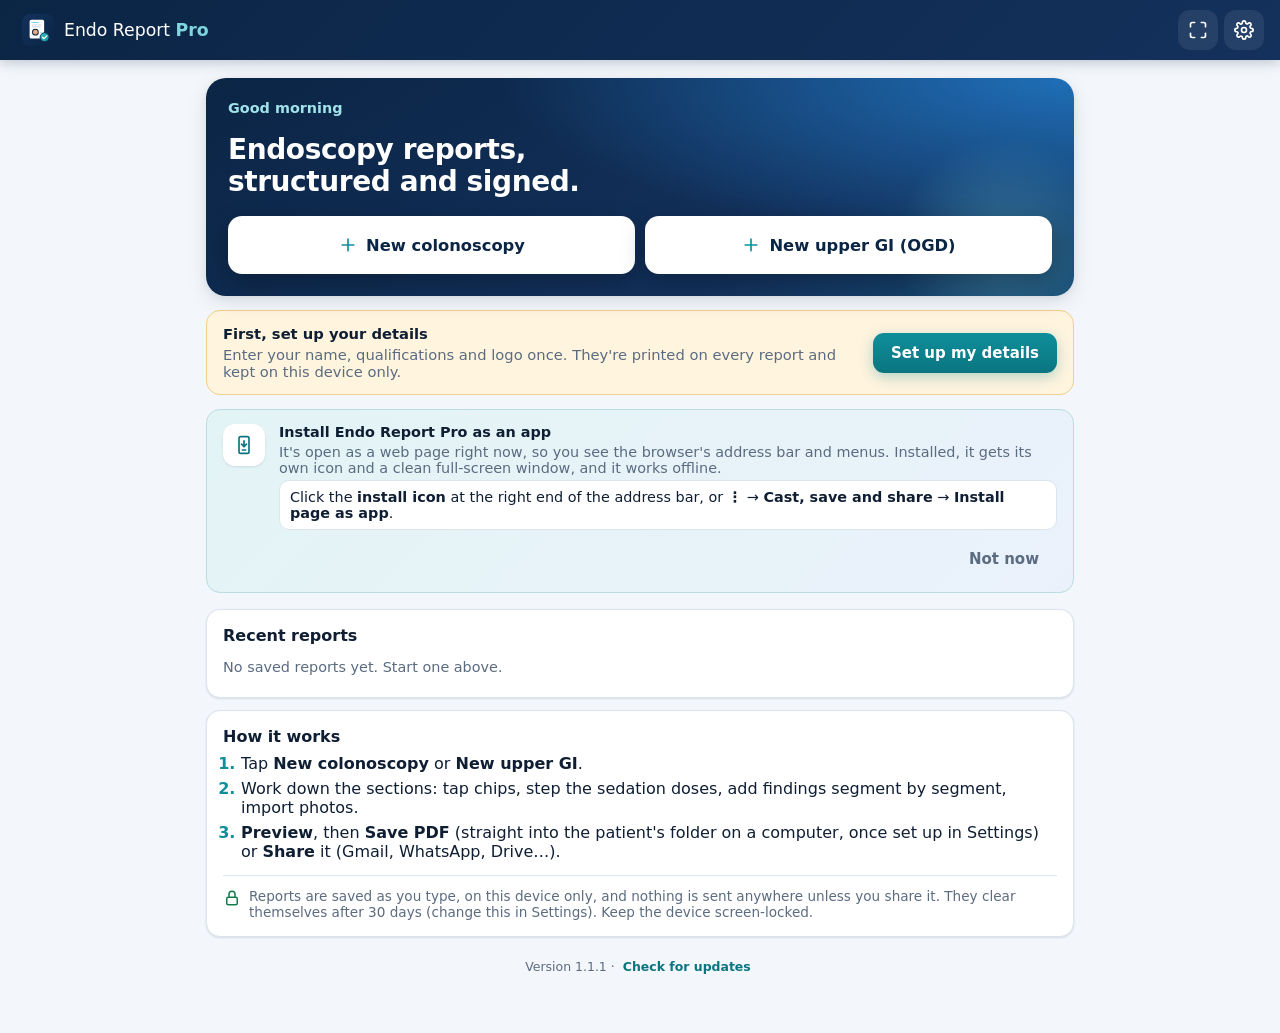
<file: endopro/index.html>
<!DOCTYPE html>
<html lang="en">
<head>
<meta charset="UTF-8">
<meta name="viewport" content="width=device-width, initial-scale=1, viewport-fit=cover">
<meta name="theme-color" content="#0B2545">
<meta name="description" content="Structured colonoscopy and upper GI endoscopy reports, as a branded PDF.">
<title>Endo Report Pro</title>
<link rel="manifest" href="manifest.webmanifest">
<link rel="icon" href="icons/icon.svg" type="image/svg+xml">
<link rel="apple-touch-icon" href="icons/apple-touch-icon.png">
<link rel="stylesheet" href="styles.css">
</head>
<body>

<header class="topbar">
  <button class="brand tap" onclick="goTab('home')" aria-label="Endo Report Pro home">
    <img src="icons/icon.svg" alt="" width="32" height="32">
    <span>Endo Report <b>Pro</b></span>
  </button>
  <div class="topbar-actions">
    <button class="icon-btn tap" id="installbtn" hidden aria-label="Install app" title="Install app">
      <svg viewBox="0 0 24 24" aria-hidden="true"><path d="M12 3v12m0 0l-5-5m5 5l5-5M5 19h14"/></svg>
    </button>
    <button class="icon-btn tap" id="fsBtn" onclick="toggleFullscreen()" aria-label="Full screen" title="Full screen">
      <svg viewBox="0 0 24 24" aria-hidden="true"><path d="M8 3H5a2 2 0 0 0-2 2v3M21 8V5a2 2 0 0 0-2-2h-3M3 16v3a2 2 0 0 0 2 2h3M16 21h3a2 2 0 0 0 2-2v-3"/></svg>
    </button>
    <button class="icon-btn tap" onclick="goTab('settings')" aria-label="Settings" title="Settings">
      <svg viewBox="0 0 24 24" aria-hidden="true"><circle cx="12" cy="12" r="3"/><path d="M19.4 15a1.7 1.7 0 0 0 .3 1.8l.1.1a2 2 0 1 1-2.8 2.8l-.1-.1a1.7 1.7 0 0 0-1.8-.3 1.7 1.7 0 0 0-1 1.5V21a2 2 0 1 1-4 0v-.1a1.7 1.7 0 0 0-1.1-1.5 1.7 1.7 0 0 0-1.8.3l-.1.1a2 2 0 1 1-2.8-2.8l.1-.1a1.7 1.7 0 0 0 .3-1.8 1.7 1.7 0 0 0-1.5-1H3a2 2 0 1 1 0-4h.1a1.7 1.7 0 0 0 1.5-1.1 1.7 1.7 0 0 0-.3-1.8l-.1-.1a2 2 0 1 1 2.8-2.8l.1.1a1.7 1.7 0 0 0 1.8.3H9a1.7 1.7 0 0 0 1-1.5V3a2 2 0 1 1 4 0v.1a1.7 1.7 0 0 0 1 1.5 1.7 1.7 0 0 0 1.8-.3l.1-.1a2 2 0 1 1 2.8 2.8l-.1.1a1.7 1.7 0 0 0-.3 1.8V9a1.7 1.7 0 0 0 1.5 1H21a2 2 0 1 1 0 4h-.1a1.7 1.7 0 0 0-1.5 1z"/></svg>
    </button>
  </div>
</header>

<!-- the original app's procedure tabs: kept (hidden) so its code runs unchanged -->
<div hidden><button id="tabColo"></button><button id="tabOgd"></button></div>

<!-- HOME -->
<section class="screen" id="screen-home">
  <div class="hero">
    <div class="hero-brand"><img id="heroLogo" alt=""><div><p class="hero-kicker" id="greeting">Good day</p><p class="hero-doc" id="heroDoc"></p></div></div>
    <h1>Endoscopy reports, <br>structured and signed.</h1>
    <div class="hero-actions">
      <button class="btn-hero tap" onclick="newReport('colo')">
        <svg viewBox="0 0 24 24" aria-hidden="true"><path d="M12 5v14M5 12h14"/></svg> New colonoscopy</button>
      <button class="btn-hero tap" onclick="newReport('ogd')">
        <svg viewBox="0 0 24 24" aria-hidden="true"><path d="M12 5v14M5 12h14"/></svg> New upper GI (OGD)</button>
    </div>
  </div>

  <div class="setup-card" id="setup-card" hidden>
    <div><b>First, set up your details</b><span>Enter your name, qualifications and logo once. They're printed on every report and kept on this device only.</span></div>
    <button class="btn primary tap" onclick="goTab('settings')">Set up my details</button>
  </div>
  <div class="install-card" id="install-card" hidden></div>

  <div class="card recent">
    <div class="recent-h"><h2>Recent reports</h2><span class="fine" id="recentNote"></span></div>
    <div id="recentList"></div>
  </div>

  <div class="card howto">
    <h2>How it works</h2>
    <ol>
      <li>Tap <b>New colonoscopy</b> or <b>New upper GI</b>.</li>
      <li>Work down the sections: tap chips, step the sedation doses, add findings segment by segment, import photos.</li>
      <li><b>Preview</b>, then <b>Save PDF</b> (straight into the patient's folder on a computer, once set up in Settings) or <b>Share</b> it (Gmail, WhatsApp, Drive…).</li>
    </ol>
    <p class="privacy"><svg viewBox="0 0 24 24" aria-hidden="true"><rect x="5" y="11" width="14" height="10" rx="2"/><path d="M8 11V7a4 4 0 0 1 8 0v4"/></svg>
      <span>Reports are saved as you type, on this device only, and nothing is sent anywhere unless you share it. They clear themselves after <span id="keepDaysTxt">30</span> days (change this in Settings). Keep the device screen-locked.</span></p>
  </div>
  <p class="version home-ver"><span id="home-version"></span> · <button class="linkbtn tap" data-update>Check for updates</button></p>
</section>

<!-- REPORT -->
<section class="screen" id="screen-report" hidden>
  <div class="report-head">
    <div>
      <p class="rh-kind" id="rhKind">Colonoscopy report</p>
      <h1 class="rh-name" id="rhName">New report</h1>
    </div>
    <span class="saved" id="savedState">Saved on this device</span>
  </div>
  <main id="formWrap"></main>
  <div id="previewWrap"></div>
  <div class="bottombar"><div class="bb-inner">
    <button class="btn ghost tap" id="btnPreview" onclick="togglePreview()">Preview</button>
    <button class="btn ghost tap" onclick="shareReport()">
      <svg viewBox="0 0 24 24" aria-hidden="true"><circle cx="18" cy="5" r="3"/><circle cx="6" cy="12" r="3"/><circle cx="18" cy="19" r="3"/><path d="M8.6 13.5l6.8 4M15.4 6.5l-6.8 4"/></svg> Share</button>
    <button class="btn primary tap" onclick="makePDF()">
      <svg viewBox="0 0 24 24" aria-hidden="true"><path d="M12 4v12m0 0l-5-5m5 5l5-5M5 20h14"/></svg> Save PDF</button>
  </div></div>
</section>

<!-- SETTINGS -->
<section class="screen" id="screen-settings" hidden>
  <h1 class="screen-title">Settings</h1>
  <p class="screen-sub">Saved on this device. They appear on every report.</p>
  <div class="card settings">
    <h2>You</h2>
    <label class="fld"><span>Name as printed</span><input type="text" id="s-name"></label>
    <label class="fld"><span>Qualifications</span><input type="text" id="s-quals"></label>
    <label class="fld"><span>Title (report header)</span><input type="text" id="s-title"></label>
    <label class="fld"><span>Role under the signature</span><input type="text" id="s-signRole"></label>
    <label class="fld"><span>Name for the greeting</span><input type="text" id="s-greet"></label>
    <h2>Logo</h2>
    <div class="logo-row">
      <img id="logoPreview" alt="Current logo">
      <div class="logo-actions">
        <input type="file" id="logoIn" accept="image/png,image/jpeg" hidden>
        <button class="btn ghost tap" onclick="document.getElementById('logoIn').click()">Choose a new logo</button>
        <button class="btn ghost tap" id="logoReset">Remove logo</button>
      </div>
    </div>
    <h2>Defaults for new reports</h2>
    <label class="fld"><span>Facility</span><input type="text" id="s-facility" placeholder="e.g. CRH Endoscopy Suite"></label>
    <label class="fld"><span>Colonoscope</span><input type="text" id="s-scopeColo" placeholder="e.g. Olympus CF-H190"></label>
    <label class="fld"><span>Gastroscope</span><input type="text" id="s-scopeOgd" placeholder="e.g. Olympus GIF-H190"></label>
    <h2>Saved reports</h2>
    <label class="fld"><span>Clear reports older than (days)</span><input type="number" id="s-keepDays" min="1" max="365" inputmode="numeric"></label>
    <button class="btn primary tap" onclick="saveSettingsForm()">Save</button>
  </div>
  <div class="card" id="folderCard"></div>
  <div class="card danger">
    <h2>Delete all saved reports</h2>
    <p class="fine" style="text-align:left">Removes every report saved on this device. It can't be undone.</p>
    <button class="btn danger-out tap" onclick="deleteAllReports()">Delete all reports</button>
  </div>
  <div class="card update-card">
    <div><h2>Updates</h2><p>Endo Report Pro updates itself when you open it. You can also check now.</p></div>
    <button class="btn ghost tap" id="updatebtn" data-update>Check for updates</button>
  </div>
  <div class="card devinfo-card"><h2>About this device</h2><div class="devinfo" id="devinfo"></div></div>
  <p class="version" id="version"></p>
</section>

<div id="pdfStatus"></div>
<div class="modal-bg" id="modalBg" onclick="if(event.target===this)closeModal()">
  <div class="modal" id="modalBox"></div>
</div>
<dialog class="dlg" id="dlg" aria-labelledby="dlg-title">
  <h2 id="dlg-title"></h2>
  <div id="dlg-body"></div>
  <div class="dlg-actions" id="dlg-actions"></div>
</dialog>
<div class="toast" id="toast" hidden></div>

<script src="vendor/jspdf.umd.min.js"></script>
<script src="app.js"></script>
<script src="pro.js"></script>
</body>
</html>
</file>
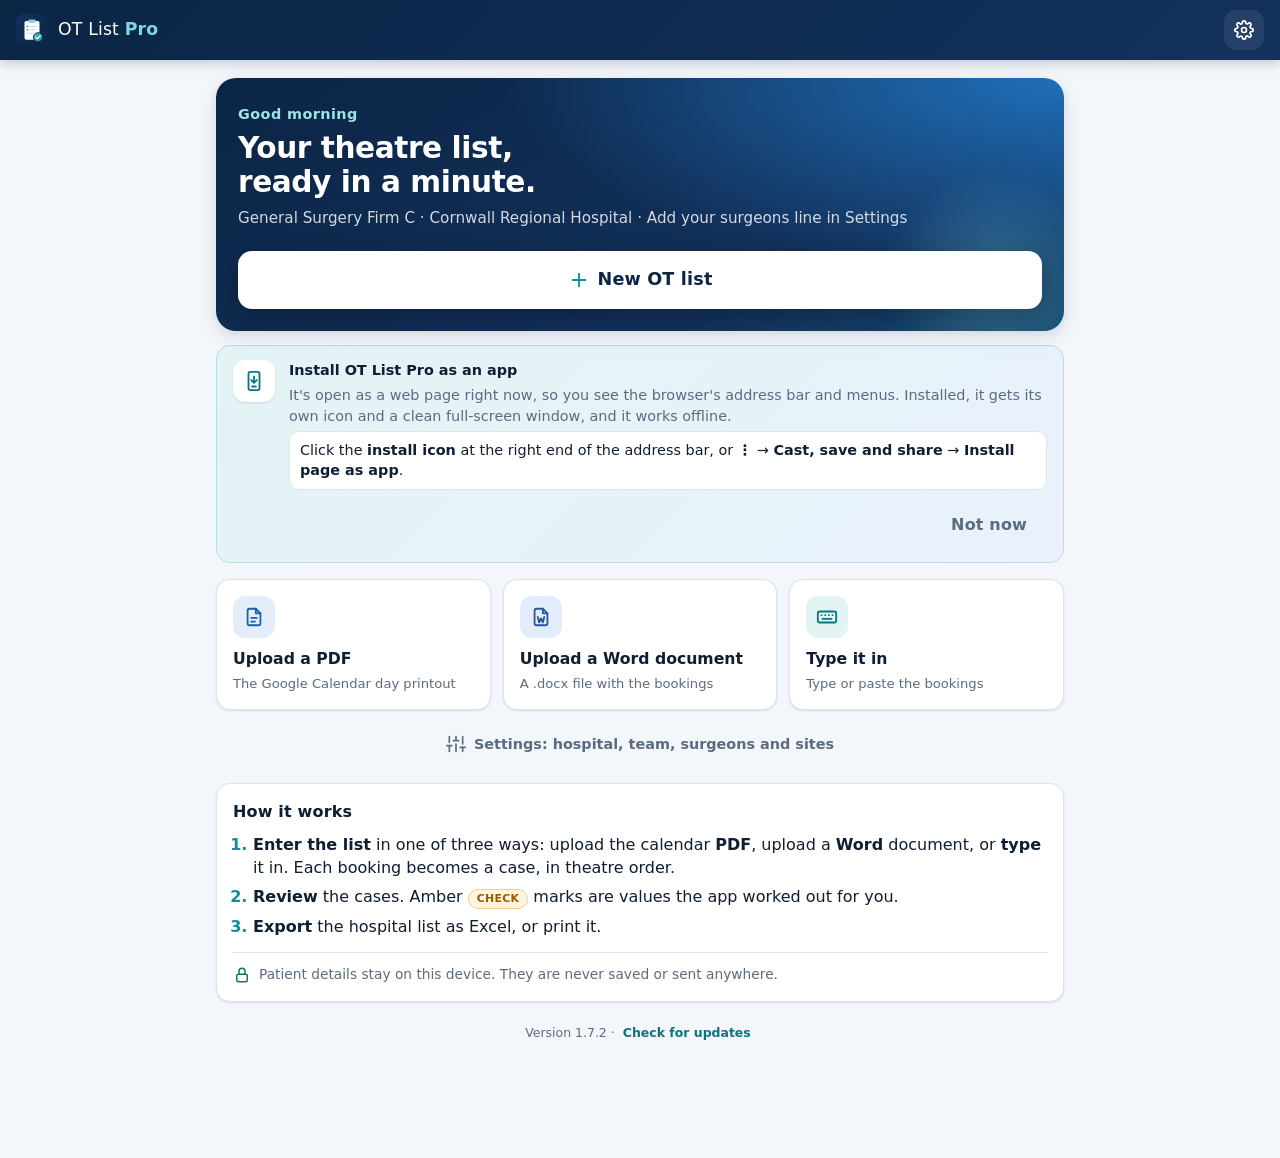
<file: otlistpro/index.html>
<!DOCTYPE html>
<html lang="en">
<head>
<meta charset="UTF-8">
<meta name="viewport" content="width=device-width, initial-scale=1, viewport-fit=cover">
<meta name="theme-color" content="#0B2545">
<meta name="description" content="Turn a Google Calendar printout into the hospital operating theatre list, in Excel or print.">
<title>OT List Pro</title>
<link rel="manifest" href="manifest.webmanifest">
<link rel="icon" href="icons/icon.svg" type="image/svg+xml">
<link rel="apple-touch-icon" href="icons/apple-touch-icon.png">
<link rel="stylesheet" href="styles.css">
</head>
<body>

<header class="topbar">
  <button class="brand" data-go="home" aria-label="OT List Pro home">
    <img src="icons/icon.svg" alt="" width="32" height="32">
    <span>OT List <b>Pro</b></span>
  </button>
  <div class="topbar-actions">
    <button class="icon-btn tap" id="installbtn" hidden aria-label="Install app" title="Install app">
      <svg viewBox="0 0 24 24" aria-hidden="true"><path d="M12 3v12m0 0l-5-5m5 5l5-5M5 19h14"/></svg>
    </button>
    <button class="icon-btn tap" data-go="settings" aria-label="Settings" title="Settings">
      <svg viewBox="0 0 24 24" aria-hidden="true"><circle cx="12" cy="12" r="3"/><path d="M19.4 15a1.7 1.7 0 0 0 .3 1.8l.1.1a2 2 0 1 1-2.8 2.8l-.1-.1a1.7 1.7 0 0 0-1.8-.3 1.7 1.7 0 0 0-1 1.5V21a2 2 0 1 1-4 0v-.1a1.7 1.7 0 0 0-1.1-1.5 1.7 1.7 0 0 0-1.8.3l-.1.1a2 2 0 1 1-2.8-2.8l.1-.1a1.7 1.7 0 0 0 .3-1.8 1.7 1.7 0 0 0-1.5-1H3a2 2 0 1 1 0-4h.1a1.7 1.7 0 0 0 1.5-1.1 1.7 1.7 0 0 0-.3-1.8l-.1-.1a2 2 0 1 1 2.8-2.8l.1.1a1.7 1.7 0 0 0 1.8.3H9a1.7 1.7 0 0 0 1-1.5V3a2 2 0 1 1 4 0v.1a1.7 1.7 0 0 0 1 1.5 1.7 1.7 0 0 0 1.8-.3l.1-.1a2 2 0 1 1 2.8 2.8l-.1.1a1.7 1.7 0 0 0-.3 1.8V9a1.7 1.7 0 0 0 1.5 1H21a2 2 0 1 1 0 4h-.1a1.7 1.7 0 0 0-1.5 1z"/></svg>
    </button>
  </div>
</header>

<nav class="stepper" id="stepper" aria-label="Progress" hidden>
  <button class="step tap" data-go="upload"><i>1</i><span>Enter list</span></button>
  <span class="step-line"></span>
  <button class="step tap" data-go="review"><i>2</i><span>Review</span></button>
  <span class="step-line"></span>
  <button class="step tap" data-go="export"><i>3</i><span>Export</span></button>
</nav>

<main id="app">

  <!-- ============ HOME ============ -->
  <section class="screen" id="screen-home">
    <div class="hero">
      <div class="hero-text">
        <p class="hero-kicker" id="greeting">Good day</p>
        <h1>Your theatre list, <br>ready in a minute.</h1>
        <p class="hero-sub" id="hero-team"></p>
      </div>
      <button class="btn btn-hero tap" data-go="upload">
        <svg viewBox="0 0 24 24" aria-hidden="true"><path d="M12 5v14M5 12h14"/></svg>
        New OT list
      </button>
    </div>

    <div class="install-card" id="install-card" hidden></div>
    <div class="tiles">
      <button class="tile tap" data-start="pdf">
        <span class="tile-ico t-blue"><svg viewBox="0 0 24 24"><path d="M14 3H7a2 2 0 0 0-2 2v14a2 2 0 0 0 2 2h10a2 2 0 0 0 2-2V8z"/><path d="M14 3v5h5M9 13h6M9 17h4"/></svg></span>
        <b>Upload a PDF</b>
        <small>The Google Calendar day printout</small>
      </button>
      <button class="tile tap" data-start="word">
        <span class="tile-ico t-word"><svg viewBox="0 0 24 24"><path d="M14 3H7a2 2 0 0 0-2 2v14a2 2 0 0 0 2 2h10a2 2 0 0 0 2-2V8z"/><path d="M14 3v5h5M8.5 12l1.5 6 2-4.5 2 4.5 1.5-6"/></svg></span>
        <b>Upload a Word document</b>
        <small>A .docx file with the bookings</small>
      </button>
      <button class="tile tap" data-start="type">
        <span class="tile-ico t-teal"><svg viewBox="0 0 24 24"><rect x="2" y="6" width="20" height="12" rx="2"/><path d="M6 10h.01M10 10h.01M14 10h.01M18 10h.01M7 14h10"/></svg></span>
        <b>Type it in</b>
        <small>Type or paste the bookings</small>
      </button>
    </div>
    <button class="settings-link tap" data-go="settings">
      <svg viewBox="0 0 24 24" aria-hidden="true"><path d="M4 21v-7M4 10V3M12 21v-9M12 8V3M20 21v-5M20 12V3M1 14h6M9 8h6M17 16h6"/></svg>
      Settings: hospital, team, surgeons and sites</button>

    <div class="howto card">
      <h2>How it works</h2>
      <ol>
        <li><b>Enter the list</b> in one of three ways: upload the calendar <b>PDF</b>, upload a <b>Word</b> document, or <b>type</b> it in. Each booking becomes a case, in theatre order.</li>
        <li><b>Review</b> the cases. Amber <span class="chip chip-check">Check</span> marks are values the app worked out for you.</li>
        <li><b>Export</b> the hospital list as Excel, or print it.</li>
      </ol>
      <p class="privacy">
        <svg viewBox="0 0 24 24" aria-hidden="true"><rect x="5" y="11" width="14" height="10" rx="2"/><path d="M8 11V7a4 4 0 0 1 8 0v4"/></svg>
        Patient details stay on this device. They are never saved or sent anywhere.
      </p>
    </div>
    <p class="version home-ver"><span id="home-version"></span> · <button class="linkbtn tap" data-update>Check for updates</button></p>
  </section>

  <!-- ============ UPLOAD ============ -->
  <section class="screen" id="screen-upload" hidden>
    <h1 class="screen-title">Enter the OT list</h1>
    <p class="screen-sub">Choose <b>one</b> of the three ways below.</p>

    <div class="modes" role="tablist" aria-label="How to enter the list">
      <button class="mode tap" role="tab" data-mode="pdf" id="mode-pdf">
        <span class="mode-ico t-blue"><svg viewBox="0 0 24 24"><path d="M14 3H7a2 2 0 0 0-2 2v14a2 2 0 0 0 2 2h10a2 2 0 0 0 2-2V8z"/><path d="M14 3v5h5"/></svg></span>
        <b>PDF</b><small>Calendar printout</small></button>
      <button class="mode tap" role="tab" data-mode="word" id="mode-word">
        <span class="mode-ico t-word"><svg viewBox="0 0 24 24"><path d="M14 3H7a2 2 0 0 0-2 2v14a2 2 0 0 0 2 2h10a2 2 0 0 0 2-2V8z"/><path d="M14 3v5h5M8.5 12l1.5 6 2-4.5 2 4.5 1.5-6"/></svg></span>
        <b>Word</b><small>.docx document</small></button>
      <button class="mode tap" role="tab" data-mode="type" id="mode-type">
        <span class="mode-ico t-teal"><svg viewBox="0 0 24 24"><rect x="2" y="6" width="20" height="12" rx="2"/><path d="M6 10h.01M10 10h.01M14 10h.01M18 10h.01M7 14h10"/></svg></span>
        <b>Type</b><small>Type or paste</small></button>
    </div>

    <!-- PDF / Word: file chooser -->
    <div id="panel-file" class="panel">
      <ol class="steps-help" id="help-pdf">
        <li>In Google Calendar, open the theatre day in <b>Day</b> view.</li>
        <li>Print it and choose <b>Save as PDF</b>.</li>
        <li>Tap the box below and choose that PDF.</li>
      </ol>
      <ol class="steps-help" id="help-word" hidden>
        <li>Write the list in Word, laid out as in the example below.</li>
        <li>Save it as a <b>.docx</b> file. For an older <b>.doc</b> file, open it in Word and use <b>Save As → Word Document (.docx)</b>.</li>
        <li>Tap the box below and choose that file.</li>
      </ol>
      <div class="drop tap-soft" id="drop" tabindex="0" role="button" aria-label="Choose the file">
        <div class="drop-ico"><svg viewBox="0 0 24 24"><path d="M12 16V4m0 0L7 9m5-5l5 5"/><path d="M4 16v2a2 2 0 0 0 2 2h12a2 2 0 0 0 2-2v-2"/></svg></div>
        <b id="drop-title">Tap to choose the PDF</b>
        <small id="drop-sub">or drag it here</small>
        <input type="file" id="file" hidden>
      </div>
      <p class="pick-help" id="pick-help">Tap the box, then choose the folder where the file is saved.</p>
    </div>

    <!-- Type: text box -->
    <div id="panel-type" class="panel" hidden>
      <p class="type-help">Type each booking as shown in the example below, or paste text copied from another document or message.</p>
      <textarea id="pastebox" rows="9" placeholder="Mary Brown 45/F Ex bx lipoma back LA Reg # 123456&#10;8am - 9am&#10;&#10;Ann White 38/F Lap chole GA Reg # 445566&#10;9:30am - 11:30am"></textarea>
    </div>

    <details class="format card" id="format-help">
      <summary class="tap-soft"><svg viewBox="0 0 24 24" aria-hidden="true"><circle cx="12" cy="12" r="9"/><path d="M12 11v5M12 8h.01"/></svg>
        How each booking must be written</summary>
      <p>Each booking needs these, in this order:</p>
      <ol>
        <li><b>Patient name</b></li>
        <li><b>Age/Sex</b>, e.g. <code>45/F</code> or <code>70 M</code>. <i>This is required: entries without it are skipped.</i></li>
        <li><b>Procedure</b>, e.g. <code>Lap chole</code>, <code>Ex bx lipoma back</code>, <code>RIH mesh repair</code></li>
        <li><b>Anaesthesia</b> (optional): <code>LA</code>, <code>GA</code> or <code>LA/Sed</code></li>
        <li><b>Reg #</b>, e.g. <code>Reg # 123456</code>, or <code>Reg # NYR</code> if not yet registered</li>
        <li><b>Time slot</b>, e.g. <code>8am - 9am</code> or <code>9:30am to 11:30am</code>, on the next line or at the start of the line. The slot length becomes EST (MIN).</li>
      </ol>
      <p class="ex-title">Example</p>
<pre class="example">Mary Brown 45/F Ex bx lipoma back LA Reg # 123456
8am - 9am
Ann White 38/F Lap chole GA Reg # 445566
9:30am - 11:30am</pre>
      <p class="ex-title">This also works</p>
<pre class="example">8am - 9am  Mary Brown 45/F Ex bx lipoma back LA Reg # 123456
9:30am - 11:30am  Ann White 38/F Lap chole GA Reg # 445566</pre>
      <p>Put the date (e.g. <code>Tue Nov 17, 2026</code>) and site (e.g. <code>FAL OT</code>) anywhere in the text and they're filled in for you. Otherwise set them below.</p>
    </details>

    <div class="card form-grid">
      <label class="field">List date
        <input type="date" id="listdate">
      </label>
      <label class="field">Site
        <select id="site"></select>
      </label>
      <label class="field">Session length (min)
        <input type="number" id="session" min="30" step="15" inputmode="numeric">
      </label>
    </div>

    <p class="msg" id="srcmsg" role="status"></p>

    <div class="actionbar">
      <button class="btn btn-ghost tap" data-go="home">Cancel</button>
      <button class="btn btn-primary tap" id="parsebtn">Read cases
        <svg viewBox="0 0 24 24" aria-hidden="true"><path d="M5 12h14m-5-5l5 5-5 5"/></svg></button>
    </div>
  </section>

  <!-- ============ REVIEW ============ -->
  <section class="screen" id="screen-review" hidden>
    <div class="review-head">
      <div>
        <h1 class="screen-title" id="review-title">Review cases</h1>
        <p class="screen-sub" id="review-sub"></p>
      </div>
    </div>

    <div class="totals" id="totals"></div>

    <div id="cases" class="cases"></div>

    <button class="btn btn-dashed tap" id="addcase">
      <svg viewBox="0 0 24 24" aria-hidden="true"><path d="M12 5v14M5 12h14"/></svg> Add a case</button>

    <div class="actionbar">
      <button class="btn btn-ghost tap" data-go="upload">Back</button>
      <button class="btn btn-primary tap" data-go="export">Continue to export
        <svg viewBox="0 0 24 24" aria-hidden="true"><path d="M5 12h14m-5-5l5 5-5 5"/></svg></button>
    </div>
  </section>

  <!-- ============ EXPORT ============ -->
  <section class="screen" id="screen-export" hidden>
    <h1 class="screen-title">Export</h1>
    <p class="screen-sub" id="export-sub"></p>

    <div class="export-actions">
      <button class="btn btn-primary btn-lg tap" id="xlsxbtn">
        <svg viewBox="0 0 24 24" aria-hidden="true"><path d="M12 4v12m0 0l-5-5m5 5l5-5M5 20h14"/></svg>
        Download Excel</button>
      <button class="btn btn-secondary btn-lg tap" id="pdfbtn">
        <svg viewBox="0 0 24 24" aria-hidden="true"><path d="M14 3H7a2 2 0 0 0-2 2v14a2 2 0 0 0 2 2h10a2 2 0 0 0 2-2V8z"/><path d="M14 3v5h5M12 11v6m0 0l-3-3m3 3l3-3"/></svg>
        Download PDF</button>
      <button class="btn btn-secondary btn-lg tap" id="printbtn">
        <svg viewBox="0 0 24 24" aria-hidden="true"><path d="M6 9V3h12v6M6 18H4a2 2 0 0 1-2-2v-5a2 2 0 0 1 2-2h16a2 2 0 0 1 2 2v5a2 2 0 0 1-2 2h-2"/><rect x="6" y="14" width="12" height="7"/></svg>
        Print</button>
    </div>
    <p class="filename" id="fname"></p>

    <div class="card email-card">
      <h2><svg viewBox="0 0 24 24" aria-hidden="true"><circle cx="18" cy="5" r="3"/><circle cx="6" cy="12" r="3"/><circle cx="18" cy="19" r="3"/><path d="M8.6 13.5l6.8 4M15.4 6.5l-6.8 4"/></svg> Share the list</h2>
      <p class="share-sub">By email (Gmail, Outlook), WhatsApp, Drive and more.</p>
      <div class="attach" role="group" aria-labelledby="attach-lbl">
        <span id="attach-lbl">Include:</span>
        <label class="chk tap"><input type="checkbox" id="att-xlsx"><span>Excel</span></label>
        <label class="chk tap"><input type="checkbox" id="att-pdf"><span>PDF</span></label>
      </div>
      <button class="btn btn-primary btn-lg tap" id="emailbtn">
        <svg viewBox="0 0 24 24" aria-hidden="true"><circle cx="18" cy="5" r="3"/><circle cx="6" cy="12" r="3"/><circle cx="18" cy="19" r="3"/><path d="M8.6 13.5l6.8 4M15.4 6.5l-6.8 4"/></svg>
        Share the list</button>
      <p class="email-help" id="email-help"></p>
    </div>

    <h2 class="preview-title">Preview</h2>
    <div class="preview-frame"><div class="preview-scale" id="preview"></div></div>

    <div class="actionbar">
      <button class="btn btn-ghost tap" data-go="review">Back to review</button>
      <button class="btn btn-secondary tap" id="newlist">New list</button>
    </div>
  </section>

  <!-- ============ SETTINGS ============ -->
  <section class="screen" id="screen-settings" hidden>
    <h1 class="screen-title">Settings</h1>
    <p class="screen-sub">Saved on this device. They appear on every list you make.</p>

    <div class="card settings">
      <h2>You</h2>
      <label class="field">Your name (for the greeting)
        <input type="text" id="s-user" autocomplete="name" placeholder="e.g. Dr. Brown"></label>

      <h2>On the list</h2>
      <label class="field">Header line 1
        <input type="text" id="s-head1"></label>
      <label class="field">Header line 2
        <input type="text" id="s-head2"></label>
      <label class="field">Surgeons line
        <input type="text" id="s-surgeons" placeholder="e.g. Drs. Brown, Smith  et al  (Firm C)"></label>
      <label class="field">Team name (for the home screen)
        <input type="text" id="s-team"></label>
      <label class="field">Excel file name starts with
        <input type="text" id="s-prefix"></label>

      <h2>Sites</h2>
      <label class="field">One per line: <i>site name</i> | <i>words that identify it in the calendar</i>
        <textarea id="s-sites" rows="3"></textarea></label>

      <h2>Defaults for each case</h2>
      <div class="form-grid">
        <label class="field">Ward
          <input type="text" id="s-ward"></label>
        <label class="field">Status
          <select id="s-status"><option>PUBLIC</option><option>PRIVATE</option></select></label>
        <label class="field">Session length (min)
          <input type="number" id="s-session" min="30" step="15" inputmode="numeric"></label>
      </div>
    </div>

    <div class="actionbar">
      <button class="btn btn-ghost tap" id="s-reset">Reset to defaults</button>
      <button class="btn btn-primary tap" id="s-save">Save</button>
    </div>
    <div class="card update-card">
      <div><h2>Updates</h2><p>The app updates itself when you open it. You can also check now.</p></div>
      <button class="btn btn-secondary tap" id="updatebtn" data-update>Check for updates</button>
    </div>
    <div class="card devinfo-card">
      <h2>About this device</h2>
      <div class="devinfo" id="devinfo"></div>
      <button class="btn btn-secondary tap" id="sharetest" style="margin-top:12px; width:100%">Test the share menu</button>
    </div>
    <div class="card sharecheck">
      <h2>Sharing check</h2>
      <p>Tap each test once. If a share menu opens, just close it. The result shows next to each test.</p>
      <button class="check-row tap" data-sharetest="pdf"><span>1. A PDF file</span><b class="res">Not tested</b></button>
      <button class="check-row tap" data-sharetest="pdfmsg"><span>2. A PDF file with a message</span><b class="res">Not tested</b></button>
      <button class="check-row tap" data-sharetest="txt"><span>3. A text file</span><b class="res">Not tested</b></button>
      <button class="check-row tap" data-sharetest="png"><span>4. A picture</span><b class="res">Not tested</b></button>
    </div>
    <p class="version" id="version"></p>
  </section>

</main>

<div class="toast" id="toast" role="status" hidden></div>

<dialog class="dlg" id="dlg" aria-labelledby="dlg-title">
  <h2 id="dlg-title"></h2>
  <div id="dlg-body"></div>
  <div class="dlg-actions" id="dlg-actions"></div>
</dialog>

<!-- hospital list, rendered for printing only -->
<div id="printview" aria-hidden="true"></div>

<script src="vendor/pdf.min.js" defer></script>
<script src="vendor/jspdf.umd.min.js" defer></script>
<script src="vendor/jspdf.plugin.autotable.min.js" defer></script>
<script src="app.js" defer></script>
</body>
</html>
</file>
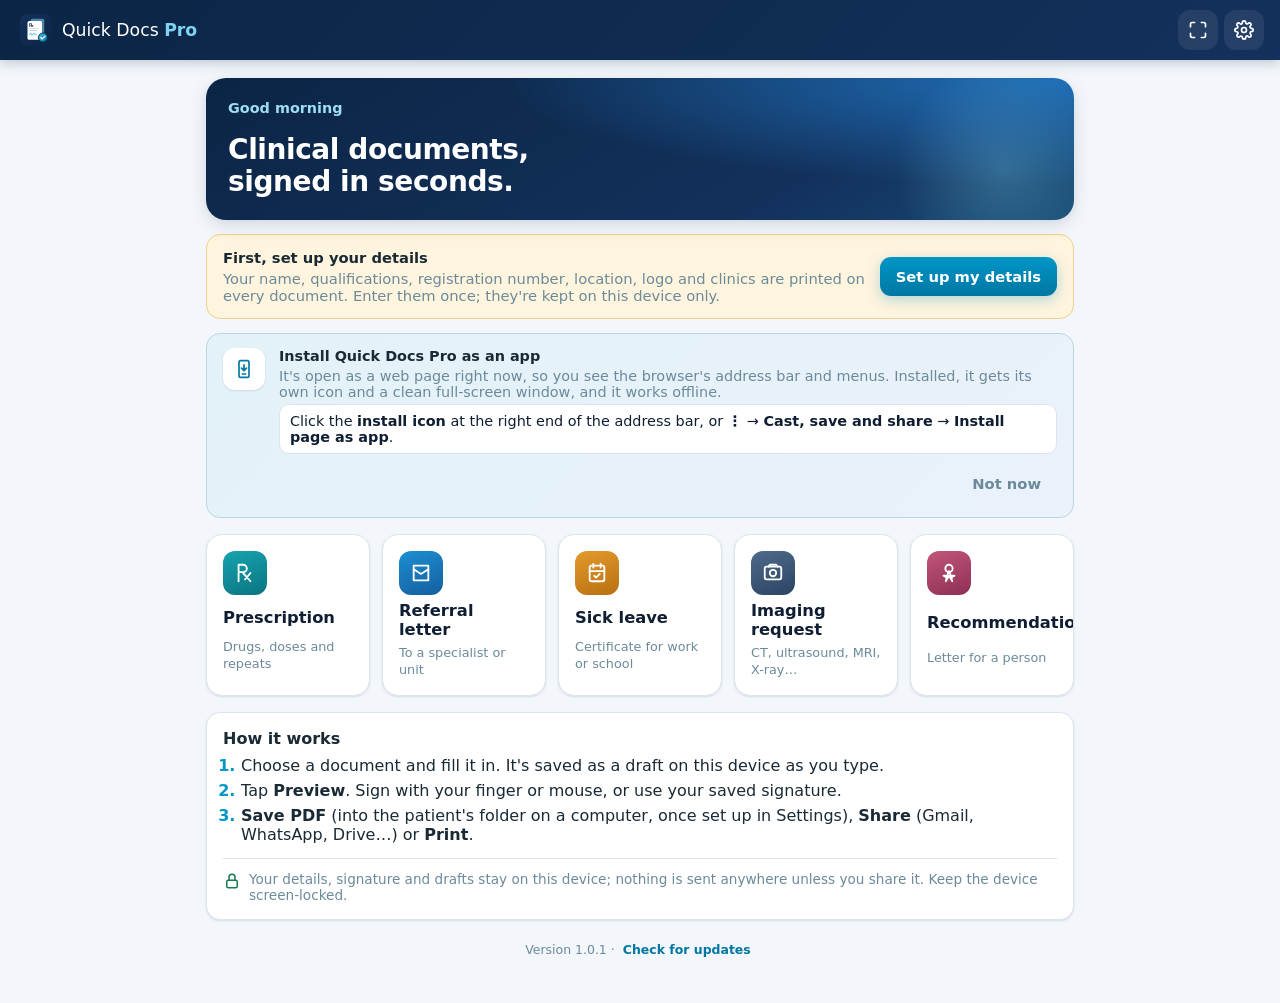
<file: qdpro/index.html>
<!DOCTYPE html>
<html lang="en">
<head>
<meta charset="UTF-8">
<meta name="viewport" content="width=device-width, initial-scale=1, viewport-fit=cover">
<meta name="theme-color" content="#0B2545">
<meta name="description" content="Prescriptions, referral letters, sick leave, imaging requests and recommendation letters as signed PDFs.">
<title>Quick Docs Pro</title>
<link rel="manifest" href="manifest.webmanifest">
<link rel="icon" href="icons/icon.svg" type="image/svg+xml">
<link rel="apple-touch-icon" href="icons/apple-touch-icon.png">
<link rel="stylesheet" href="styles.css">
</head>
<body>

<header class="topbar">
  <button class="brand tap" onclick="goTab('home')" aria-label="Quick Docs Pro home"><img src="icons/icon.svg" alt="" width="32" height="32"><span>Quick Docs <b>Pro</b></span></button>
  <div class="topbar-actions">
    <button class="icon-btn tap" id="installbtn" hidden aria-label="Install app" title="Install app"><svg viewBox="0 0 24 24" aria-hidden="true"><path d="M12 3v12m0 0l-5-5m5 5l5-5M5 19h14"/></svg></button>
    <button class="icon-btn tap" onclick="toggleFS()" aria-label="Full screen" title="Full screen"><svg viewBox="0 0 24 24" aria-hidden="true"><path d="M8 3H5a2 2 0 0 0-2 2v3M21 8V5a2 2 0 0 0-2-2h-3M3 16v3a2 2 0 0 0 2 2h3M16 21h3a2 2 0 0 0 2-2v-3"/></svg></button>
    <button class="icon-btn tap" onclick="goTab('settings')" aria-label="Settings" title="Settings"><svg viewBox="0 0 24 24" aria-hidden="true"><circle cx="12" cy="12" r="3"/><path d="M19.4 15a1.7 1.7 0 0 0 .3 1.8l.1.1a2 2 0 1 1-2.8 2.8l-.1-.1a1.7 1.7 0 0 0-1.8-.3 1.7 1.7 0 0 0-1 1.5V21a2 2 0 1 1-4 0v-.1a1.7 1.7 0 0 0-1.1-1.5 1.7 1.7 0 0 0-1.8.3l-.1.1a2 2 0 1 1-2.8-2.8l.1-.1a1.7 1.7 0 0 0 .3-1.8 1.7 1.7 0 0 0-1.5-1H3a2 2 0 1 1 0-4h.1a1.7 1.7 0 0 0 1.5-1.1 1.7 1.7 0 0 0-.3-1.8l-.1-.1a2 2 0 1 1 2.8-2.8l.1.1a1.7 1.7 0 0 0 1.8.3H9a1.7 1.7 0 0 0 1-1.5V3a2 2 0 1 1 4 0v.1a1.7 1.7 0 0 0 1 1.5 1.7 1.7 0 0 0 1.8-.3l.1-.1a2 2 0 1 1 2.8 2.8l-.1.1a1.7 1.7 0 0 0-.3 1.8V9a1.7 1.7 0 0 0 1.5 1H21a2 2 0 1 1 0 4h-.1a1.7 1.7 0 0 0-1.5 1z"/></svg></button>
  </div>
</header>

<!-- HOME -->
<section class="screen" id="screen-home">
  <div class="hero">
    <div class="hero-brand"><img id="heroLogo" alt="" hidden><div><p class="hero-kicker" id="greeting">Good day</p><p class="hero-doc" id="heroDoc"></p></div></div>
    <h1>Clinical documents, <br>signed in seconds.</h1>
  </div>
  <div class="setup-card" id="setup-card" hidden>
    <div><b>First, set up your details</b><span>Your name, qualifications, registration number, location, logo and clinics are printed on every document. Enter them once; they're kept on this device only.</span></div>
    <button class="btn bp tap" onclick="goTab('settings')">Set up my details</button>
  </div>
  <div class="install-card" id="install-card" hidden></div>
  <div class="tiles">
      <button class="tile tap" onclick="openDoc('rx')"><span class="tile-ico t-teal"><svg viewBox="0 0 24 24"><path d="M5 3h5a4 4 0 0 1 0 8H5zM5 11v10M9 11l9 10M18 12l-6 7"/></svg></span><b>Prescription</b><small>Drugs, doses and repeats</small></button>
      <button class="tile tap" onclick="openDoc('ref')"><span class="tile-ico t-blue"><svg viewBox="0 0 24 24"><path d="M4 4h16v16H4z"/><path d="M4 8l8 5 8-5"/></svg></span><b>Referral letter</b><small>To a specialist or unit</small></button>
      <button class="tile tap" onclick="openDoc('sl')"><span class="tile-ico t-amber"><svg viewBox="0 0 24 24"><rect x="4" y="4" width="16" height="17" rx="2"/><path d="M8 2v4M16 2v4M4 10h16M9 15l2 2 4-4"/></svg></span><b>Sick leave</b><small>Certificate for work or school</small></button>
      <button class="tile tap" onclick="openDoc('img')"><span class="tile-ico t-slate"><svg viewBox="0 0 24 24"><rect x="3" y="5" width="18" height="14" rx="2"/><circle cx="12" cy="12" r="3.5"/><path d="M7 5l1.5-2h7L17 5"/></svg></span><b>Imaging request</b><small>CT, ultrasound, MRI, X-ray…</small></button>
      <button class="tile tap" onclick="openDoc('lor')"><span class="tile-ico t-rose"><svg viewBox="0 0 24 24"><path d="M12 15l-3.5 6 .9-4.1L6 15h4l2-5 2 5h4l-3.4 1.9.9 4.1z"/><circle cx="12" cy="7" r="4"/></svg></span><b>Recommendation</b><small>Letter for a person</small></button>
  </div>
  <div class="card howto">
    <h2>How it works</h2>
    <ol>
      <li>Choose a document and fill it in. It's saved as a draft on this device as you type.</li>
      <li>Tap <b>Preview</b>. Sign with your finger or mouse, or use your saved signature.</li>
      <li><b>Save PDF</b> (into the patient's folder on a computer, once set up in Settings), <b>Share</b> (Gmail, WhatsApp, Drive…) or <b>Print</b>.</li>
    </ol>
    <p class="privacy"><svg viewBox="0 0 24 24" aria-hidden="true"><rect x="5" y="11" width="14" height="10" rx="2"/><path d="M8 11V7a4 4 0 0 1 8 0v4"/></svg>
      <span>Your details, signature and drafts stay on this device; nothing is sent anywhere unless you share it. Keep the device screen-locked.</span></p>
  </div>
  <p class="version home-ver"><span id="home-version"></span> · <button class="linkbtn tap" data-update>Check for updates</button></p>
</section>

<!-- DOCUMENT FORMS + PREVIEW (the original app's forms) -->
<section class="screen" id="screen-doc" hidden>
  <div class="doc-head"><div><p class="dh-kind" id="dhKind">Prescription</p><h1 class="dh-name" id="dhName">New document</h1></div><span class="saved" id="savedState">Draft saved on this device</span></div>
  <div id="main">

<!-- ═══ PRESCRIPTION ═══ -->
<div id="tab-rx" class="tc active">
  <div class="card"><div class="ch">&#128100; Patient Details</div><div class="cb">
    <div class="fr"><div class="f"><label>First Name</label><input id="rx-fn" placeholder="First name"></div><div class="f"><label>Last Name</label><input id="rx-ln" placeholder="Last name"></div></div>
    <div class="fr t"><div class="f"><label>Date of Birth</label><input type="date" id="rx-dob" oninput="calcAge('rx')" onchange="calcAge('rx')" onblur="calcAge('rx')"></div><div class="f"><label>Age</label><input id="rx-age" readonly style="background:#f9f9f9"></div><div class="f"><label>Sex</label><select id="rx-sex"><option value="">Select</option><option>Male</option><option>Female</option></select></div></div>
    <div class="fr"><div class="f"><label>Date</label><input type="date" id="rx-date"></div><div class="f"><label>NHI / ID</label><input id="rx-nhi" placeholder="Optional"></div></div>
    <div class="f" style="margin-bottom:0"><label>Clinic / Venue</label><div class="chips" id="rx-chips"></div><input id="rx-clinic" placeholder="Or type venue" style="margin-top:6px"></div>
  </div></div>
  <div class="card"><div class="ch sky">&#128138; Drugs</div><div class="cb">
    <div id="rx-list">
      <div class="rxi"><div class="rxn">Drug 1</div>
        <div class="fr"><div class="f"><label>Drug Name</label><input class="dn" placeholder="e.g. Diclofenac (Voltaren) Gel"></div><div class="f"><label>Dose / Strength</label><input class="dd2" placeholder="e.g. 1%"></div></div>
        <div class="fr t"><div class="f"><label>Route</label><input class="dr2" placeholder="e.g. Topical"></div><div class="f"><label>Frequency</label><input class="df" placeholder="e.g. BD"></div><div class="f"><label>Duration</label><input class="du" placeholder="e.g. 1 week"></div></div>
        <div class="fr"><div class="f"><label>Repeat</label><input class="drp" placeholder="e.g. x1 / None"></div><div class="f"><label>Instructions</label><input class="dnt" placeholder="e.g. Apply thin layer"></div></div>
      </div>
    </div>
    <button class="btn bo bsm" onclick="addDrug()">+ Add Drug</button>
    <button class="btn bp bb" onclick="gen('rx')">Preview Prescription</button>
    <button class="btn bo bb" style="margin-top:6px" onclick="clr('rx')">&#10005; Clear</button>
  </div></div>
</div>

<!-- ═══ REFERRAL ═══ -->
<div id="tab-ref" class="tc">
  <div class="card"><div class="ch">&#128100; Patient Details</div><div class="cb">
    <div class="fr"><div class="f"><label>First Name</label><input id="ref-fn" placeholder="First name"></div><div class="f"><label>Last Name</label><input id="ref-ln" placeholder="Last name"></div></div>
    <div class="fr t"><div class="f"><label>Date of Birth</label><input type="date" id="ref-dob" oninput="calcAge('ref')" onchange="calcAge('ref')" onblur="calcAge('ref')"></div><div class="f"><label>Age</label><input id="ref-age" readonly style="background:#f9f9f9"></div><div class="f"><label>Sex</label><select id="ref-sex"><option value="">Select</option><option>Male</option><option>Female</option></select></div></div>
    <div class="fr"><div class="f"><label>Date</label><input type="date" id="ref-date"></div><div class="f"><label>NHI / ID</label><input id="ref-nhi" placeholder="Optional"></div></div>
    <div class="f" style="margin-bottom:0"><label>Referring From</label><div class="chips" id="ref-chips"></div><input id="ref-clinic" placeholder="Or type venue" style="margin-top:6px"></div>
  </div></div>
  <div class="card"><div class="ch sky">&#128232; Referral Details</div><div class="cb">
    <div class="fr"><div class="f"><label>Specialty</label><input id="ref-spec" placeholder="e.g. Cardiology, Vascular Surgery"></div><div class="f"><label>Doctor / Unit</label><input id="ref-doc" placeholder="e.g. Dr. Smith"></div></div>
    <div class="fr"><div class="f"><label>Facility</label><input id="ref-fac" placeholder="e.g. Cornwall Regional Hospital, KPH"></div><div class="f"><label>Urgency</label><select id="ref-urg"><option value="Routine">Routine</option><option value="Urgent">Urgent</option><option value="Emergency">Emergency</option></select></div></div>
    <div class="fr s"><div class="f"><label>Diagnosis / Chief Complaint</label><input id="ref-dx" placeholder="e.g. Right inguinal hernia"></div></div>
    <div class="fr s"><div class="f"><label>History &amp; Examination Findings</label><textarea id="ref-hx" placeholder="Brief relevant history and examination findings..."></textarea></div></div>
    <div class="fr s"><div class="f"><label>Investigations Done</label><textarea id="ref-inv" placeholder="e.g. USS abdomen — right inguinal hernia confirmed. FBC normal."></textarea></div></div>
    <div class="fr s"><div class="f"><label>Management So Far</label><textarea id="ref-mgmt" placeholder="e.g. Analgesia, conservative management..."></textarea></div></div>
    <div class="fr s"><div class="f"><label>Specific Request / Clinical Question</label><textarea id="ref-req" placeholder="e.g. Please assess and advise re: surgical management."></textarea></div></div>
    <button class="btn bp bb" onclick="gen('ref')">Preview Referral</button>
    <button class="btn bo bb" style="margin-top:6px" onclick="clr('ref')">&#10005; Clear</button>
  </div></div>
</div>

<!-- ═══ SICK LEAVE ═══ -->
<div id="tab-sl" class="tc">
  <div class="card"><div class="ch">&#128100; Patient Details</div><div class="cb">
    <div class="fr"><div class="f"><label>First Name</label><input id="sl-fn" placeholder="First name"></div><div class="f"><label>Last Name</label><input id="sl-ln" placeholder="Last name"></div></div>
    <div class="fr t"><div class="f"><label>Date of Birth</label><input type="date" id="sl-dob" oninput="calcAge('sl')" onchange="calcAge('sl')" onblur="calcAge('sl')"></div><div class="f"><label>Age</label><input id="sl-age" readonly style="background:#f9f9f9"></div><div class="f"><label>Sex</label><select id="sl-sex"><option value="">Select</option><option>Male</option><option>Female</option></select></div></div>
    <div class="fr"><div class="f"><label>Date Seen</label><input type="date" id="sl-date"></div><div class="f"><label>NHI / ID</label><input id="sl-nhi" placeholder="Optional"></div></div>
    <div class="f" style="margin-bottom:0"><label>Clinic / Venue</label><div class="chips" id="sl-chips"></div><input id="sl-clinic" placeholder="Or type venue" style="margin-top:6px"></div>
  </div></div>
  <div class="card"><div class="ch sky">&#128221; Sick Leave Details</div><div class="cb">
    <div class="fr"><div class="f"><label>From Date</label><input type="date" id="sl-from"></div><div class="f"><label>To Date</label><input type="date" id="sl-to"></div></div>
    <div class="fr s"><div class="f"><label>Reason (general terms)</label><input id="sl-reason" placeholder="e.g. Medical condition requiring rest"></div></div>
    <div class="fr s"><div class="f"><label>Employer / Organisation (optional)</label><input id="sl-emp" placeholder="e.g. Ministry of Health"></div></div>
    <button class="btn bp bb" onclick="gen('sl')">Preview Sick Leave</button>
    <button class="btn bo bb" style="margin-top:6px" onclick="clr('sl')">&#10005; Clear</button>
  </div></div>
</div>

<!-- ═══ IMAGING REQUEST ═══ -->
<div id="tab-img" class="tc">
  <div class="card"><div class="ch">&#128100; Patient Details</div><div class="cb">
    <div class="fr"><div class="f"><label>First Name</label><input id="img-fn" placeholder="First name"></div><div class="f"><label>Last Name</label><input id="img-ln" placeholder="Last name"></div></div>
    <div class="fr t"><div class="f"><label>Date of Birth</label><input type="date" id="img-dob" oninput="calcAge('img')" onchange="calcAge('img')" onblur="calcAge('img')"></div><div class="f"><label>Age</label><input id="img-age" readonly style="background:#f9f9f9"></div><div class="f"><label>Sex</label><select id="img-sex"><option value="">Select</option><option>Male</option><option>Female</option></select></div></div>
    <div class="fr"><div class="f"><label>Date</label><input type="date" id="img-date"></div><div class="f"><label>NHI / ID</label><input id="img-nhi" placeholder="Optional"></div></div>
    <div class="f" style="margin-bottom:0"><label>Requesting From</label><div class="chips" id="img-chips"></div><input id="img-clinic" placeholder="Or type venue" style="margin-top:6px"></div>
  </div></div>
  <div class="card"><div class="ch sky">&#128301; Imaging Details</div><div class="cb">
    <div class="fr"><div class="f"><label>Modality</label><select id="img-mod"><option value="">Select modality</option><option>CT Scan</option><option>Ultrasound</option><option>MRI</option><option>X-Ray</option><option>Mammogram</option><option>Sonomammogram</option><option>PET Scan</option><option>Nuclear Medicine</option><option>Fluoroscopy</option><option>Angiogram</option></select></div><div class="f"><label>Region / Area</label><input id="img-region" placeholder="e.g. Abdomen and Pelvis"></div></div>
    <div class="fr"><div class="f"><label>Contrast</label><select id="img-contrast"><option value="">Not applicable</option><option>With IV contrast</option><option>Without contrast</option><option>With and without IV contrast</option><option>With oral contrast</option><option>With oral and IV contrast</option></select></div><div class="f"><label>Priority</label><select id="img-pri"><option>Routine</option><option>Urgent</option><option>Emergency</option></select></div></div>
    <div class="fr s"><div class="f"><label>Clinical Indication / History</label><textarea id="img-ind" placeholder="Brief clinical history and relevant findings..."></textarea></div></div>
    <div class="fr s"><div class="f"><label>Clinical Question</label><textarea id="img-q" placeholder="What are you querying? e.g. ? Malignancy. ? Lumbar-sacral injury. ? Choledocholithiasis."></textarea></div></div>
    <button class="btn bp bb" onclick="gen('img')">Preview Imaging Request</button>
    <button class="btn bo bb" style="margin-top:6px" onclick="clr('img')">&#10005; Clear</button>
  </div></div>
</div>

<!-- ═══ LETTER OF RECOMMENDATION ═══ -->
<div id="tab-lor" class="tc">
  <div class="card"><div class="ch sky">&#127885; Letter of Recommendation</div><div class="cb">
    <div class="fr"><div class="f"><label>Recipient Name (optional)</label><input id="lor-to" placeholder="e.g. To Whom It May Concern / Dear Sir/Madam"></div><div class="f"><label>Date</label><input type="date" id="lor-date"></div></div>
    <div class="fr"><div class="f"><label>Subject&apos;s Full Name</label><input id="lor-name" placeholder="Full name of person being recommended"></div><div class="f"><label>Known For (years)</label><input id="lor-years" placeholder="e.g. 5 years" type="text"></div></div>
    <div class="fr"><div class="f"><label>Capacity Known (relationship)</label><input id="lor-capacity" placeholder="e.g. colleague, patient, student, employee"></div><div class="f"><label>Purpose of Letter</label><input id="lor-purpose" placeholder="e.g. employment, migration, scholarship, general"></div></div>
    <div class="fr"><div class="f"><label>Refer to them as</label><select id="lor-pron"><option value="he">He / his</option><option value="she">She / her</option><option value="they">They / their</option></select></div><div class="f"><label>Letterhead line</label><input id="lor-clinic" placeholder="e.g. Hospital | Private Practice"></div></div>
    <div class="fr s"><div class="f"><label>Qualities / Attributes to Highlight</label><textarea id="lor-qualities" placeholder="e.g. integrity, diligence, professionalism, reliability, good character..."></textarea></div></div>
    <div class="fr s"><div class="f"><label>Additional Notes (optional)</label><textarea id="lor-notes" placeholder="Any specific achievements, context, or additional remarks..."></textarea></div></div>
    <div class="fr s"><div class="f"><label>Contact / Correspondence</label><input id="lor-contact" placeholder="e.g. your email or clinic phone number"></div></div>
    <button class="btn bp bb" onclick="gen('lor')">Preview Letter</button>
    <button class="btn bo bb" style="margin-top:6px" onclick="clr('lor')">&#10005; Clear</button>
  </div></div>
</div>

<!-- ═══ PREVIEW ═══ -->
<div id="tab-pv" class="tc">
  <div id="dp"><div class="empty"><div class="ei">&#128196;</div><p>No document yet.<br>Generate one from the tabs above.</p></div></div>
  <div class="sig-draw np" id="sda" style="display:none;margin-top:12px">
    <div class="sig-lbl"><span>&#9998; Draw your signature below (it's added to the PDF)</span>
      <span class="sig-btns"><button class="btn bo bsm tap" onclick="clrSig()">Clear</button><button class="btn bo bsm tap" onclick="saveMySignature()">Save as my signature</button></span></div>
    <canvas id="sc" height="100"></canvas>
  </div>
</div>

  </div>
</section>

<!-- SETTINGS -->
<section class="screen" id="screen-settings" hidden>
  <h1 class="screen-title">Settings</h1>
  <p class="screen-sub">Kept on this device only. Printed on every document.</p>
  <div class="card settings">
    <h2>You</h2>
    <label class="fld"><span>Name as printed</span><input type="text" id="s-name" placeholder="e.g. Dr. Jane Brown"></label>
    <label class="fld"><span>Qualifications</span><input type="text" id="s-creds" placeholder="e.g. MBBS, DM (Surgery), FACS"></label>
    <label class="fld"><span>Title</span><input type="text" id="s-title"></label>
    <div class="two"><label class="fld"><span>Registration label</span><input type="text" id="s-regLabel"></label>
      <label class="fld"><span>Registration number</span><input type="text" id="s-mcj" placeholder="e.g. 1234567"></label></div>
    <label class="fld"><span>Location</span><input type="text" id="s-loc" placeholder="e.g. Montego Bay, St. James, Jamaica"></label>
    <label class="fld"><span>Name for the greeting</span><input type="text" id="s-greet" placeholder="e.g. Dr. Brown"></label>
    <h2>Logo</h2>
    <div class="logo-row"><img id="logoPreview" alt="" hidden><span class="fine" id="noLogo">No logo yet</span>
      <div class="logo-actions"><input type="file" id="logoIn" accept="image/png,image/jpeg" hidden>
        <button class="btn bo tap" onclick="document.getElementById('logoIn').click()">Choose logo</button>
        <button class="btn bo tap" id="logoRemove">Remove logo</button></div></div>
    <h2>Signature</h2>
    <div class="logo-row"><img id="sigPreview" alt="" hidden><span class="fine" id="noSig">No saved signature. Draw one on any preview and tap <b>Save as my signature</b>.</span>
      <div class="logo-actions"><button class="btn bo tap" id="sigRemove">Remove signature</button></div></div>
    <h2>Clinics and venues</h2>
    <label class="fld"><span>One per line: shown as quick-pick buttons on each document</span><textarea id="s-clinics" rows="6" placeholder="e.g.&#10;Cornwall Regional Hospital&#10;My Private Clinic"></textarea></label>
    <label class="fld"><span>Letterhead line for recommendation letters</span><input type="text" id="s-letter" placeholder="e.g. Hospital | Private Practice"></label>
    <label class="fld"><span>Contact line for recommendation letters</span><input type="text" id="s-contact" placeholder="e.g. your email or clinic phone number"></label>
    <button class="btn bp tap" onclick="saveSettingsForm()">Save</button>
  </div>
  <div class="card" id="folderCard"></div>
  <div class="card danger"><h2>Clear all drafts</h2><p class="fine" style="text-align:left">Removes every unfinished document saved on this device.</p><button class="btn danger-out tap" onclick="clearAllDrafts()">Clear all drafts</button></div>
  <div class="card update-card"><div><h2>Updates</h2><p>Quick Docs Pro updates itself when you open it. You can also check now.</p></div><button class="btn bo tap" id="updatebtn" data-update>Check for updates</button></div>
  <div class="card devinfo-card"><h2>About this device</h2><div class="devinfo" id="devinfo"></div></div>
  <p class="version" id="version"></p>
</section>

<div class="actionbar" id="pvBar" hidden><div class="ab-inner">
  <button class="btn bo tap" onclick="backToForm()"><svg viewBox="0 0 24 24"><path d="M19 12H5m6-6l-6 6 6 6"/></svg> Edit</button>
  <button class="btn bo tap" onclick="window.print()"><svg viewBox="0 0 24 24"><path d="M6 9V3h12v6M6 18H4a2 2 0 0 1-2-2v-5a2 2 0 0 1 2-2h16a2 2 0 0 1 2 2v5a2 2 0 0 1-2 2h-2"/><rect x="6" y="14" width="12" height="7"/></svg> Print</button>
  <button class="btn bo tap" onclick="shareDoc()"><svg viewBox="0 0 24 24"><circle cx="18" cy="5" r="3"/><circle cx="6" cy="12" r="3"/><circle cx="18" cy="19" r="3"/><path d="M8.6 13.5l6.8 4M15.4 6.5l-6.8 4"/></svg> Share</button>
  <button class="btn bp tap" onclick="dlPDF()"><svg viewBox="0 0 24 24"><path d="M12 4v12m0 0l-5-5m5 5l5-5M5 20h14"/></svg> Save PDF</button>
</div></div>

<dialog class="dlg" id="dlg" aria-labelledby="dlg-title"><h2 id="dlg-title"></h2><div id="dlg-body"></div><div class="dlg-actions" id="dlg-actions"></div></dialog>
<div class="toast" id="toast" hidden></div>

<script src="vendor/jspdf.umd.min.js"></script>
<script src="app.js"></script>
<script src="pro.js"></script>
</body>
</html>
</file>
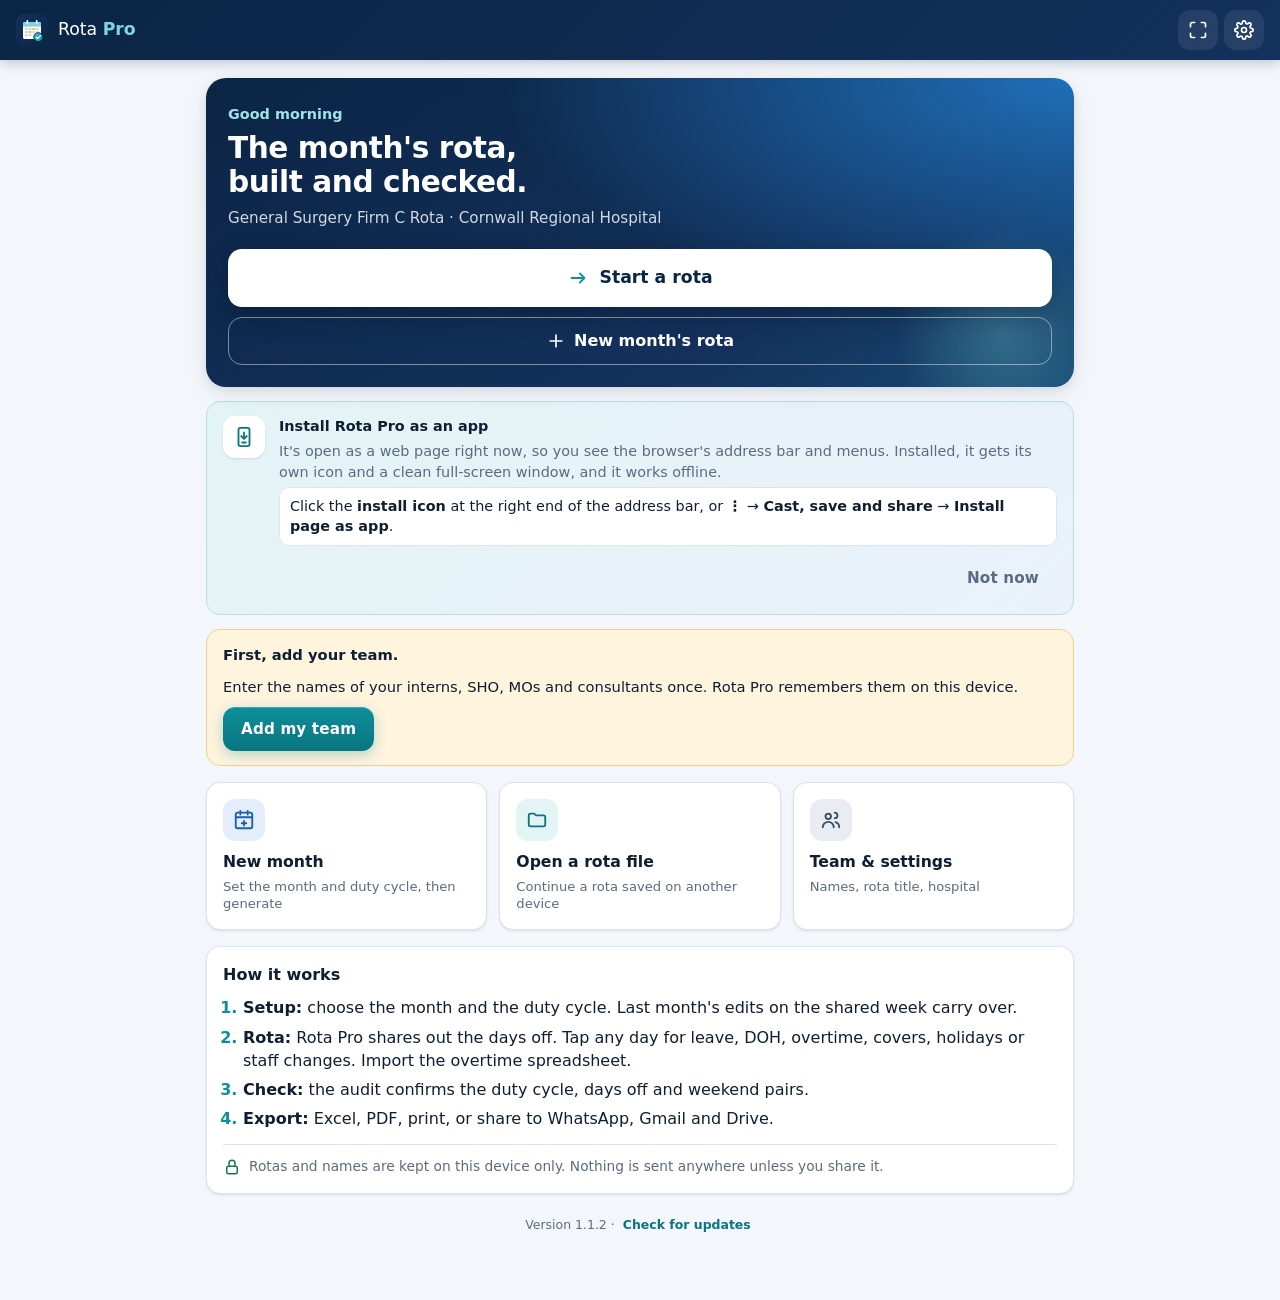
<file: rotapro/index.html>
<!DOCTYPE html>
<html lang="en">
<head>
<meta charset="UTF-8">
<meta name="viewport" content="width=device-width, initial-scale=1, viewport-fit=cover">
<meta name="theme-color" content="#0B2545">
<meta name="description" content="Build, check and share the monthly surgical team duty rota.">
<title>Rota Pro</title>
<link rel="manifest" href="manifest.webmanifest">
<link rel="icon" href="icons/icon.svg" type="image/svg+xml">
<link rel="apple-touch-icon" href="icons/apple-touch-icon.png">
<link rel="stylesheet" href="styles.css">
</head>
<body>

<header class="topbar">
  <button class="brand tap" onclick="goTab('home')" aria-label="Rota Pro home">
    <img src="icons/icon.svg" alt="" width="32" height="32">
    <span>Rota <b>Pro</b></span>
  </button>
  <div class="topbar-actions">
    <button class="icon-btn tap" id="installbtn" hidden aria-label="Install app" title="Install app">
      <svg viewBox="0 0 24 24" aria-hidden="true"><path d="M12 3v12m0 0l-5-5m5 5l5-5M5 19h14"/></svg>
    </button>
    <button class="icon-btn tap" id="fsBtn" onclick="toggleFS()" aria-label="Full screen" title="Full screen">
      <svg viewBox="0 0 24 24" aria-hidden="true"><path d="M8 3H5a2 2 0 0 0-2 2v3M21 8V5a2 2 0 0 0-2-2h-3M3 16v3a2 2 0 0 0 2 2h3M16 21h3a2 2 0 0 0 2-2v-3"/></svg>
    </button>
    <button class="icon-btn tap" onclick="goTab('settings')" aria-label="Settings" title="Settings">
      <svg viewBox="0 0 24 24" aria-hidden="true"><circle cx="12" cy="12" r="3"/><path d="M19.4 15a1.7 1.7 0 0 0 .3 1.8l.1.1a2 2 0 1 1-2.8 2.8l-.1-.1a1.7 1.7 0 0 0-1.8-.3 1.7 1.7 0 0 0-1 1.5V21a2 2 0 1 1-4 0v-.1a1.7 1.7 0 0 0-1.1-1.5 1.7 1.7 0 0 0-1.8.3l-.1.1a2 2 0 1 1-2.8-2.8l.1-.1a1.7 1.7 0 0 0 .3-1.8 1.7 1.7 0 0 0-1.5-1H3a2 2 0 1 1 0-4h.1a1.7 1.7 0 0 0 1.5-1.1 1.7 1.7 0 0 0-.3-1.8l-.1-.1a2 2 0 1 1 2.8-2.8l.1.1a1.7 1.7 0 0 0 1.8.3H9a1.7 1.7 0 0 0 1-1.5V3a2 2 0 1 1 4 0v.1a1.7 1.7 0 0 0 1 1.5 1.7 1.7 0 0 0 1.8-.3l.1-.1a2 2 0 1 1 2.8 2.8l-.1.1a1.7 1.7 0 0 0-.3 1.8V9a1.7 1.7 0 0 0 1.5 1H21a2 2 0 1 1 0 4h-.1a1.7 1.7 0 0 0-1.5 1z"/></svg>
    </button>
  </div>
</header>

<nav class="stepper" id="stepper" aria-label="Progress" hidden>
  <button class="step tap" id="tab-setup" onclick="goTab('setup')"><i>1</i><span>Setup</span></button>
  <span class="step-line"></span>
  <button class="step tap" id="tab-rota" onclick="goTab('rota')"><i>2</i><span>Rota</span></button>
  <span class="step-line"></span>
  <button class="step tap" id="tab-check" onclick="goTab('audit')"><i>3</i><span id="tab-audit">Check</span></button>
  <span class="step-line"></span>
  <button class="step tap" id="tab-export" onclick="goTab('export')"><i>4</i><span>Export</span></button>
</nav>

<input type="file" id="rotaFileInput" style="display:none;" accept=".txt,.json" onchange="loadRotaFile(this)">

<div class="body">

  <!-- HOME -->
  <div id="pane-home">
    <div class="hero">
      <div class="hero-text">
        <p class="hero-kicker" id="greeting">Good day</p>
        <h1>The month's rota, <br>built and checked.</h1>
        <p class="hero-sub" id="hero-team"></p>
      </div>
      <button class="btn-hero tap" id="hero-continue" onclick="continueRota()">
        <svg viewBox="0 0 24 24" aria-hidden="true"><path d="M5 12h14m-5-5l5 5-5 5"/></svg>
        <span id="hero-continue-label">Continue the rota</span>
      </button>
      <button class="btn-hero-2 tap" onclick="newMonth()">
        <svg viewBox="0 0 24 24" aria-hidden="true"><path d="M12 5v14M5 12h14"/></svg> New month's rota
      </button>
    </div>

    <div class="install-card" id="install-card" hidden></div>
    <div class="team-alert" id="team-alert" hidden>
      <b>First, add your team.</b> Enter the names of your interns, SHO, MOs and consultants once. Rota Pro remembers them on this device.
      <button class="btn btn-sky tap" onclick="goTab('settings')">Add my team</button>
    </div>

    <div class="tiles">
      <button class="tile tap" onclick="newMonth()">
        <span class="tile-ico t-blue"><svg viewBox="0 0 24 24"><rect x="3" y="4" width="18" height="17" rx="2"/><path d="M3 9h18M8 2v4M16 2v4M12 13v5M9.5 15.5h5"/></svg></span>
        <b>New month</b><small>Set the month and duty cycle, then generate</small>
      </button>
      <button class="tile tap" onclick="document.getElementById('rotaFileInput').click()">
        <span class="tile-ico t-teal"><svg viewBox="0 0 24 24"><path d="M3 7a2 2 0 0 1 2-2h4l2 2h8a2 2 0 0 1 2 2v8a2 2 0 0 1-2 2H5a2 2 0 0 1-2-2z"/></svg></span>
        <b>Open a rota file</b><small>Continue a rota saved on another device</small>
      </button>
      <button class="tile tap" onclick="goTab('settings')">
        <span class="tile-ico t-slate"><svg viewBox="0 0 24 24"><circle cx="9" cy="8" r="3"/><path d="M3 20a6 6 0 0 1 12 0M16 4a3 3 0 0 1 0 6M21 20a6 6 0 0 0-4-5.6"/></svg></span>
        <b>Team &amp; settings</b><small>Names, rota title, hospital</small>
      </button>
    </div>

    <div class="card howto">
      <h2>How it works</h2>
      <ol>
        <li><b>Setup:</b> choose the month and the duty cycle. Last month's edits on the shared week carry over.</li>
        <li><b>Rota:</b> Rota Pro shares out the days off. Tap any day for leave, DOH, overtime, covers, holidays or staff changes. Import the overtime spreadsheet.</li>
        <li><b>Check:</b> the audit confirms the duty cycle, days off and weekend pairs.</li>
        <li><b>Export:</b> Excel, PDF, print, or share to WhatsApp, Gmail and Drive.</li>
      </ol>
      <p class="privacy">
        <svg viewBox="0 0 24 24" aria-hidden="true"><rect x="5" y="11" width="14" height="10" rx="2"/><path d="M8 11V7a4 4 0 0 1 8 0v4"/></svg>
        Rotas and names are kept on this device only. Nothing is sent anywhere unless you share it.
      </p>
    </div>
    <p class="version home-ver"><span id="home-version"></span> · <button class="linkbtn tap" data-update>Check for updates</button></p>
  </div>

  <!-- SETUP -->
  <div id="pane-setup" style="display:none;">
    <h1 class="screen-title">Setup</h1>
    <p class="screen-sub">Choose the month, check the duty cycle and the team, then generate.</p>
    <div class="card">
      <div class="card-h">Rota month &amp; year</div>
      <div class="info">The rota runs from the <b>last week of the previous month</b> through the <b>first week of the next month</b>, always Monday to Sunday.</div>
      <div style="display:flex;gap:8px;">
        <div class="field" style="flex:2;">
          <label class="lbl" for="selM">Month</label>
          <select id="selM" onchange="stateChange()">
            <option value="0">January</option><option value="1">February</option>
            <option value="2">March</option><option value="3">April</option>
            <option value="4">May</option><option value="5">June</option>
            <option value="6">July</option><option value="7">August</option>
            <option value="8">September</option><option value="9">October</option>
            <option value="10">November</option><option value="11">December</option>
          </select>
        </div>
        <div class="field" style="flex:1;">
          <label class="lbl" for="selY">Year</label>
          <select id="selY" onchange="stateChange()"></select>
        </div>
      </div>
    </div>

    <div class="card">
      <div class="card-h">Duty cycle: first full week of the month</div>
      <p class="hint">Which pattern applies to the first week of the rota month?</p>
      <p id="cycleAutoNote" class="okline" style="display:none;"></p>
      <div class="cycle-row">
        <div class="cyc on tap" id="cyc-A" onclick="pickCycle('A',true)"><span class="cyc-l">A</span><span class="cyc-d">Wed only</span></div>
        <div class="cyc tap"    id="cyc-B" onclick="pickCycle('B',true)"><span class="cyc-l">B</span><span class="cyc-d">Mon + Wed + Fri</span></div>
        <div class="cyc tap"    id="cyc-C" onclick="pickCycle('C',true)"><span class="cyc-l">C</span><span class="cyc-d">Wed + Sat + Sun</span></div>
      </div>
    </div>

    <div class="card" id="continuityCard">
      <div class="card-h">Continuity from last month</div>
      <p class="hint">This rota shares its boundary days with last month's. Edits on those shared dates (leave, markers, $ sessions, public holidays Ⓗ) carry forward when you tap Generate.</p>
      <div id="continuityStatus" class="status-box">Checking this device for last month's rota…</div>
      <input type="file" id="prevRotaFileInput" style="display:none;" accept=".txt,.json" onchange="loadPrevRotaForMerge(this)">
      <button class="btn btn-out btn-block tap" onclick="document.getElementById('prevRotaFileInput').click()">Upload last month's rota file (if it's on another device)</button>
    </div>

    <div class="card">
      <div class="card-h">Team for this rota</div>
      <p class="hint">Filled in from <b>Team &amp; settings</b>. Change a name here for this month only; leave it blank for a vacant position.</p>
      <div id="namesForm" class="names-grid"></div>
    </div>

    <button class="btn btn-sky btn-block btn-lg tap" onclick="generate()">Generate rota
      <svg viewBox="0 0 24 24" aria-hidden="true"><path d="M5 12h14m-5-5l5 5-5 5"/></svg></button>
    <div class="danger-zone">
      <button class="btn btn-out tap" onclick="resetRota()">Reset &amp; start fresh</button>
      <button class="btn btn-danger-out tap" onclick="deleteRota()">Delete this month's saved rota</button>
    </div>
    <p class="fine">Generate rebuilds the days off (keeping names and staff changes) and re-merges last month's boundary edits. Reset clears everything back to a blank setup. Delete erases the saved copy for this month.</p>
  </div>

  <!-- ROTA -->
  <div id="pane-rota" style="display:none;">
    <h1 class="screen-title" id="rota-title">Rota</h1>
    <p class="screen-sub" id="rota-sub">Planner view. Duty days are highlighted; tap any cell to edit.</p>
    <div id="rotaList"><div class="empty"><p>Generate the rota first.</p></div></div>
    <div id="rotaSaveBar" style="display:none;margin-top:12px;">
      <div class="card savebar">
        <div style="flex:1;min-width:160px;">
          <div class="card-h" style="margin:0;">Save a rota file</div>
          <div id="rotaSaveStatus" class="fine" style="margin:2px 0 0;text-align:left;">Saved automatically on this device. Save a file to continue on another device.</div>
        </div>
        <button class="btn btn-out tap" onclick="saveRotaFile()">Save rota file</button>
      </div>
    </div>
    <div class="nextbar"><button class="btn btn-sky btn-lg tap" onclick="goTab('audit')">Check the rota
      <svg viewBox="0 0 24 24" aria-hidden="true"><path d="M5 12h14m-5-5l5 5-5 5"/></svg></button></div>
  </div>

  <!-- CHECK (audit + finalization) -->
  <div id="pane-audit" style="display:none;">
    <h1 class="screen-title">Check</h1>
    <p class="screen-sub">Duty cycle, days off, DOH, same-grade clashes and weekend pairs.</p>
    <div id="auditOut"><div class="empty"><p>Generate the rota to run the checks.</p></div></div>
    <div class="card">
      <div class="card-h">Finalization check</div>
      <p class="hint">Run before submitting: the full audit plus the rota's dates and duty days.</p>
      <button class="btn btn-navy btn-block tap" onclick="finalCheck()">Run finalization check</button>
      <div id="finalOut" style="margin-top:10px;"></div>
    </div>
    <div class="nextbar"><button class="btn btn-sky btn-lg tap" onclick="goTab('export')">Go to export
      <svg viewBox="0 0 24 24" aria-hidden="true"><path d="M5 12h14m-5-5l5 5-5 5"/></svg></button></div>
  </div>

  <!-- EXPORT (+ preview) -->
  <div id="pane-export" style="display:none;">
    <h1 class="screen-title">Export</h1>
    <p class="screen-sub" id="export-sub"></p>
    <div class="export-actions">
      <button class="btn btn-sky btn-lg tap" onclick="downloadExcel()">
        <svg viewBox="0 0 24 24" aria-hidden="true"><path d="M12 4v12m0 0l-5-5m5 5l5-5M5 20h14"/></svg> Download Excel</button>
      <button class="btn btn-out btn-lg tap" onclick="downloadPdf()">
        <svg viewBox="0 0 24 24" aria-hidden="true"><path d="M14 3H7a2 2 0 0 0-2 2v14a2 2 0 0 0 2 2h10a2 2 0 0 0 2-2V8z"/><path d="M14 3v5h5M12 11v6m0 0l-3-3m3 3l3-3"/></svg> Download PDF</button>
      <button class="btn btn-out btn-lg tap" onclick="printPDF()">
        <svg viewBox="0 0 24 24" aria-hidden="true"><path d="M6 9V3h12v6M6 18H4a2 2 0 0 1-2-2v-5a2 2 0 0 1 2-2h16a2 2 0 0 1 2 2v5a2 2 0 0 1-2 2h-2"/><rect x="6" y="14" width="12" height="7"/></svg> Print</button>
    </div>

    <div class="card share-card">
      <h2><svg viewBox="0 0 24 24" aria-hidden="true"><circle cx="18" cy="5" r="3"/><circle cx="6" cy="12" r="3"/><circle cx="18" cy="19" r="3"/><path d="M8.6 13.5l6.8 4M15.4 6.5l-6.8 4"/></svg> Share the rota</h2>
      <p class="share-sub">By email (Gmail, Outlook), WhatsApp, Drive and more.</p>
      <div class="attach" role="group" aria-labelledby="attach-lbl">
        <span id="attach-lbl">Include:</span>
        <label class="chk tap"><input type="checkbox" id="att-pdf"><span>PDF</span></label>
        <label class="chk tap"><input type="checkbox" id="att-xlsx"><span>Excel</span></label>
      </div>
      <button class="btn btn-sky btn-lg btn-block tap" id="sharebtn">
        <svg viewBox="0 0 24 24" aria-hidden="true"><circle cx="18" cy="5" r="3"/><circle cx="6" cy="12" r="3"/><circle cx="18" cy="19" r="3"/><path d="M8.6 13.5l6.8 4M15.4 6.5l-6.8 4"/></svg> Share the rota</button>
      <p class="share-help" id="share-help"></p>
    </div>

    <div class="card">
      <div class="card-h">Preview</div>
      <p class="hint">How the printed rota looks. Scroll sideways for all columns.</p>
      <div id="pvContent" class="pv"></div>
    </div>

    <details class="card advanced">
      <summary>More: move between devices, data for Claude</summary>
      <div class="info" style="margin-top:12px;">
        1. Tap <b>Save rota file</b> on this device.<br>
        2. Move the file to Google Drive (or email it to yourself).<br>
        3. On the other device, open Rota Pro and tap <b>Open a rota file</b>.
      </div>
      <button class="btn btn-out btn-block tap" onclick="saveRotaFile()">Save rota file</button>
      <button class="btn btn-out btn-block tap" style="margin-top:8px;" onclick="copySpec()">Copy rota data for Claude</button>
    </details>
  </div>

  <!-- SETTINGS -->
  <div id="pane-settings" style="display:none;">
    <h1 class="screen-title">Team &amp; settings</h1>
    <p class="screen-sub">Saved on this device. New months start with this team.</p>
    <div class="card settings">
      <h2>You</h2>
      <label class="field"><span class="lbl">Your name (for the greeting)</span><input type="text" id="s-user" autocomplete="name" placeholder="e.g. Dr. Brown"></label>
      <h2>Team</h2>
      <div id="teamForm" class="names-grid"></div>
      <h2>On the rota</h2>
      <label class="field"><span class="lbl">Rota title</span><input type="text" id="s-title"></label>
      <label class="field"><span class="lbl">Hospital</span><input type="text" id="s-hospital"></label>
      <label class="field"><span class="lbl">File names start with</span><input type="text" id="s-prefix"></label>
      <button class="btn btn-sky btn-block tap" onclick="saveSettingsForm()">Save</button>
    </div>
    <div class="card update-card">
      <div><h2>Updates</h2><p>Rota Pro updates itself when you open it. You can also check now.</p></div>
      <button class="btn btn-out tap" id="updatebtn" data-update>Check for updates</button>
    </div>
    <div class="card devinfo-card">
      <h2>About this device</h2>
      <div class="devinfo" id="devinfo"></div>
    </div>
    <p class="version" id="version"></p>
  </div>

</div>

<!-- DAY MODAL -->
<div class="overlay" id="overlay" onclick="maybeClose(event)">
  <div class="mbox" id="mbox">
    <div class="mhdr">
      <span class="mtitle" id="mTitle">—</span>
      <button class="btn btn-out tap" style="padding:7px 14px;font-size:12px;" onclick="closeModal()">Done</button>
    </div>
    <p class="msub" id="mSub"></p>
    <div id="mContent"></div>
  </div>
</div>

<div id="printArea"></div>

<input type="file" id="ovtFile" accept=".xlsx,.xls,.csv" style="display:none;" onchange="handleOvtFile(this)">

<!-- OVERTIME REVIEW -->
<div class="overlay" id="ovtOverlay" onclick="if(event.target===this)closeOvt()">
  <div class="mbox">
    <div class="mhdr">
      <span class="mtitle">Overtime review</span>
      <button class="btn btn-out tap" style="padding:7px 14px;font-size:12px;" onclick="closeOvt()">Close</button>
    </div>
    <div id="ovtContent"></div>
  </div>
</div>

<dialog class="dlg" id="dlg" aria-labelledby="dlg-title">
  <h2 id="dlg-title"></h2>
  <div id="dlg-body"></div>
  <div class="dlg-actions" id="dlg-actions"></div>
</dialog>

<div class="toast" id="toast"></div>

<script src="vendor/xlsx.bundle.js"></script>
<script src="vendor/jspdf.umd.min.js"></script>
<script src="vendor/jspdf.plugin.autotable.min.js"></script>
<script src="app.js"></script>
<script src="pro.js"></script>
</body>
</html>
</file>
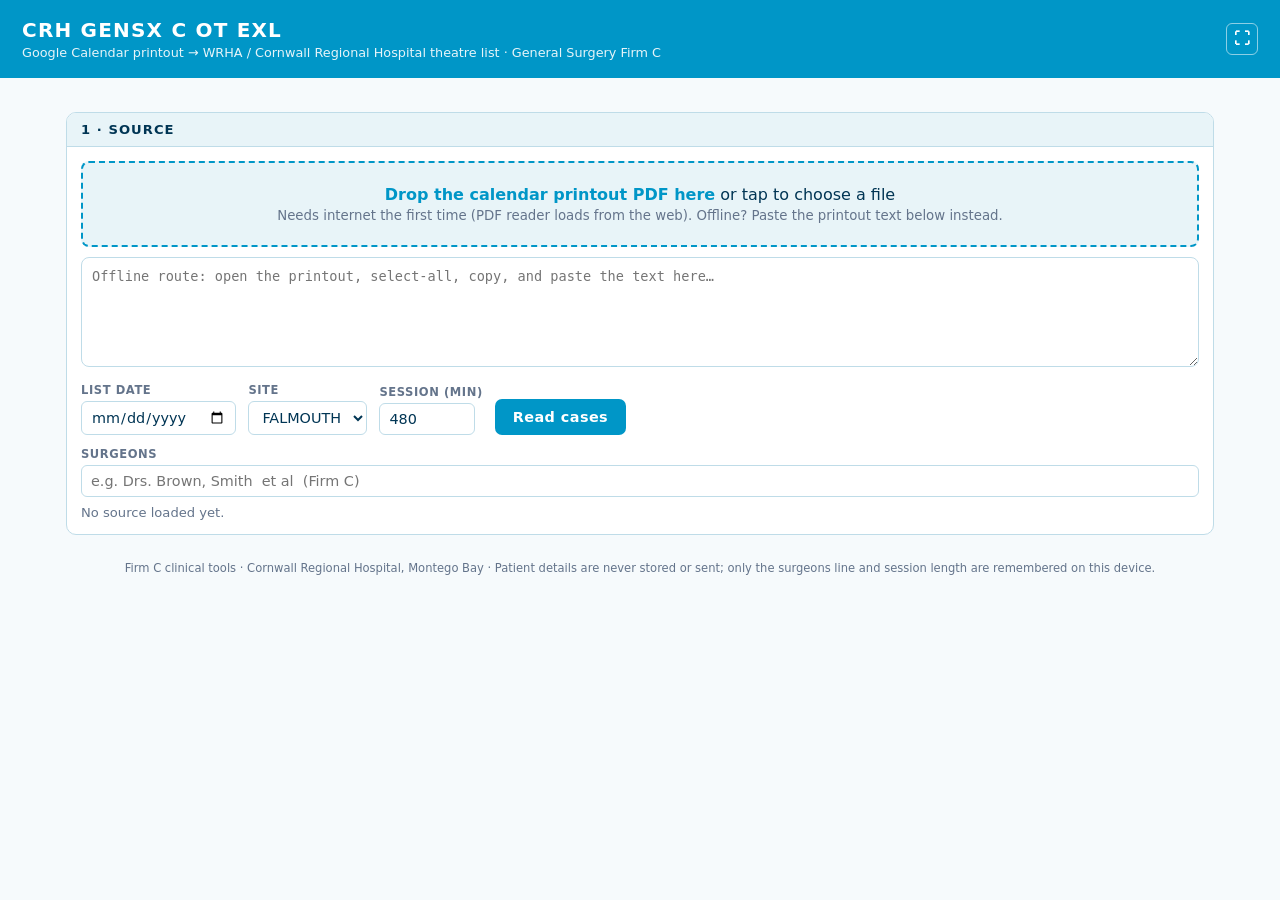
<file: CRH_GENSX_C_OT_EXL.html>
<!DOCTYPE html>
<html lang="en">
<head>
<meta charset="UTF-8">
<meta name="viewport" content="width=device-width, initial-scale=1.0">
<title>CRH GENSX C OT EXL</title>
<style>
:root{
  --sky:#0096C7; --dark:#003554; --light:#E8F4F8; --grey:#64748B;
  --amber:#B7791F; --amber-bg:#FDF3DF; --line:#BFDCE8; --white:#FFFFFF;
}
*{box-sizing:border-box; margin:0; padding:0;}
body{font-family:"Segoe UI",Roboto,system-ui,sans-serif; color:var(--dark); background:#F6FAFC;}
header{background:var(--sky); color:#fff; padding:18px 22px; display:flex; justify-content:space-between; align-items:center; gap:14px; flex-wrap:wrap;}
.hdr-full{background:transparent; color:#fff; border:1.5px solid rgba(255,255,255,.55); width:32px; height:32px; border-radius:6px; font-size:1rem; line-height:1; padding:0; flex:none;}
.hdr-full:hover{background:rgba(255,255,255,.15);}
header h1{font-size:1.25rem; letter-spacing:.06em;}
header p{font-size:.8rem; opacity:.9; margin-top:3px;}
main{max-width:1180px; margin:0 auto; padding:18px 16px 60px;}
section{background:var(--white); border:1px solid var(--line); border-radius:10px; margin-top:16px; overflow:hidden;}
.sec-title{background:var(--light); padding:9px 14px; font-weight:700; font-size:.82rem; letter-spacing:.08em; color:var(--dark); border-bottom:1px solid var(--line);}
.sec-body{padding:14px;}
.rowflex{display:flex; flex-wrap:wrap; gap:12px; align-items:flex-end;}
label.fld{display:flex; flex-direction:column; gap:4px; font-size:.72rem; font-weight:600; color:var(--grey); letter-spacing:.05em;}
input[type=date], select, input[type=text], input[type=number]{border:1px solid var(--line); border-radius:6px; padding:7px 9px; font-size:.9rem; color:var(--dark); background:#fff; font-family:inherit;}
input:focus, select:focus, textarea:focus, button:focus-visible{outline:2px solid var(--sky); outline-offset:1px;}
.drop{border:2px dashed var(--sky); border-radius:8px; background:var(--light); padding:22px; text-align:center; cursor:pointer; transition:background .15s;}
.drop.drag{background:#D2ECF5;}
.drop b{color:var(--sky);}
.drop small{display:block; color:var(--grey); margin-top:4px;}
textarea{width:100%; min-height:110px; border:1px solid var(--line); border-radius:8px; padding:10px; font-size:.85rem; font-family:ui-monospace,Consolas,monospace; margin-top:10px; color:var(--dark);}
button{font-family:inherit; cursor:pointer; border:none; border-radius:7px; font-weight:700; letter-spacing:.03em;}
.btn{background:var(--sky); color:#fff; padding:10px 18px; font-size:.9rem;}
.btn:hover{background:#0084B0;}
.btn.ghost{background:#fff; color:var(--sky); border:1.5px solid var(--sky);}
.btn.ghost:hover{background:var(--light);}
.btn:disabled{background:#A9C9D6; cursor:not-allowed;}
.msg{font-size:.82rem; margin-top:8px; color:var(--grey);}
.msg.err{color:#B4232A;}
/* list total vs session */
.totals{display:flex; flex-wrap:wrap; align-items:center; gap:10px 16px; padding:10px 12px; margin-bottom:12px; border:1px solid var(--line); border-radius:8px; background:var(--light); font-size:.85rem;}
.totals b{font-size:1rem;}
.totals .bar{flex:1 1 180px; height:8px; border-radius:4px; background:#fff; border:1px solid var(--line); overflow:hidden; min-width:120px;}
.totals .bar i{display:block; height:100%; background:var(--sky);}
.totals.over{background:#FBEAEA; border-color:#E3A6A8;}
.totals.over .bar i{background:#B4232A;}
.totals .note{font-weight:700;}
.totals.over .note{color:#B4232A;}
/* government-style review table */
.gov-wrap{overflow-x:auto;}
table.gov{border-collapse:collapse; width:100%; min-width:960px; font-family:"Arial Narrow",Arial,sans-serif;}
table.gov th{background:var(--dark); color:#fff; font-size:.68rem; letter-spacing:.06em; padding:7px 6px; border:1px solid var(--dark);}
table.gov td{border:1px solid var(--line); padding:4px; vertical-align:middle; text-align:center;}
table.gov tr:nth-child(odd) td{background:var(--light);}
table.gov input, table.gov select{width:100%; border:1px solid transparent; background:transparent; font-size:.85rem; padding:5px 4px; text-align:center; font-family:inherit; color:var(--dark); border-radius:4px;}
table.gov input:hover{border-color:var(--line); background:#fff;}
table.gov input:focus{background:#fff;}
td.ord{white-space:nowrap; width:86px;}
td.ord .n{font-weight:800; display:inline-block; width:18px;}
td.est input{font-weight:700;}
.mini{background:#fff; border:1px solid var(--line); color:var(--dark); width:24px; height:24px; border-radius:5px; font-size:.75rem; line-height:1;}
.mini:hover{background:var(--light);}
.mini.del{color:#B4232A;}
.flag{display:inline-block; background:var(--amber-bg); color:var(--amber); border:1px solid var(--amber); font-size:.6rem; font-weight:700; padding:1px 5px; border-radius:9px; margin-top:3px; letter-spacing:.04em;}
.statgrid{display:flex; gap:4px; justify-content:center;}
.statgrid button{padding:4px 8px; font-size:.68rem; border:1px solid var(--line); background:#fff; color:var(--grey); border-radius:5px; font-weight:700;}
.statgrid button.on{background:var(--sky); color:#fff; border-color:var(--sky);}
.exportbar{display:flex; gap:12px; flex-wrap:wrap; align-items:center;}
.filename{font-size:.78rem; color:var(--grey); font-family:ui-monospace,Consolas,monospace;}
footer{color:var(--grey); font-size:.72rem; text-align:center; margin-top:26px;}
/* print view */
#printview{display:none;}
@media print{
  body *{visibility:hidden;}
  #printview, #printview *{visibility:visible;}
  #printview{display:block; position:absolute; top:0; left:0; width:100%;}
  @page{size:legal landscape; margin:8mm;}
}
#printview{font-family:"Arial Narrow",Arial,sans-serif; color:#000; padding:6px;}
#printview .pv-head{text-align:center; font-weight:800; font-size:13pt;}
#printview .pv-line{display:flex; justify-content:space-between; font-weight:800; font-size:12pt; border-bottom:1px solid #000; margin-top:6px;}
#printview table{border-collapse:collapse; width:100%; margin-top:2px;}
#printview th,#printview td{border:1px solid #000; padding:4px; font-size:10.5pt; text-align:center;}
#printview th{font-weight:800;}
#printview .sig{display:flex; justify-content:space-around; margin-top:14px; font-size:9.5pt; font-weight:700;}
#printview .sig div p{margin-top:10px;}
@media(max-width:700px){ header h1{font-size:1.02rem;} }
</style>
</head>
<body>
<header>
  <div>
    <h1>CRH GENSX C OT EXL</h1>
    <p>Google Calendar printout → WRHA / Cornwall Regional Hospital theatre list · General Surgery Firm C</p>
  </div>
  <button id="fullbtn" class="hdr-full" title="Full page view" aria-label="Full page view">&#x26F6;</button>
</header>
<main>

<section>
  <div class="sec-title">1 · SOURCE</div>
  <div class="sec-body">
    <div class="drop" id="drop" tabindex="0">
      <b>Drop the calendar printout PDF here</b> or tap to choose a file
      <small>Needs internet the first time (PDF reader loads from the web). Offline? Paste the printout text below instead.</small>
      <input type="file" id="file" accept="application/pdf" hidden>
    </div>
    <textarea id="pastebox" placeholder="Offline route: open the printout, select-all, copy, and paste the text here…"></textarea>
    <div class="rowflex" style="margin-top:12px;">
      <label class="fld">LIST DATE
        <input type="date" id="listdate">
      </label>
      <label class="fld">SITE
        <select id="site">
          <option value="FALMOUTH">FALMOUTH</option>
          <option value="CRH">CRH</option>
        </select>
      </label>
      <label class="fld" title="Length of the theatre session, used to check the list fits. Remembered on this device.">SESSION (MIN)
        <input type="number" id="session" min="30" step="15" style="width:96px">
      </label>
      <button class="btn" id="parsebtn">Read cases</button>
    </div>
    <div class="rowflex" style="margin-top:12px;">
      <label class="fld" style="flex:1 1 320px;" title="Printed on the list and the Excel file. Remembered on this device.">SURGEONS
        <input type="text" id="surgeons" style="width:100%" placeholder="e.g. Drs. Brown, Smith  et al  (Firm C)">
      </label>
    </div>
    <div class="msg" id="srcmsg">No source loaded yet.</div>
  </div>
</section>

<section id="reviewsec" style="display:none;">
  <div class="sec-title">2 · REVIEW &amp; CORRECT — this is what the hospital receives</div>
  <div class="sec-body">
    <div class="totals" id="totals"></div>
    <div class="gov-wrap">
      <table class="gov" id="govtable">
        <thead>
          <tr>
            <th style="width:86px">ORDER</th>
            <th style="width:84px" title="Expected surgical time: calendar slot length in minutes">EST (MIN)</th>
            <th>NAME</th><th style="width:90px">DOC #/DOB</th>
            <th style="width:64px">AGE</th><th style="width:64px">WARD</th>
            <th>DIAGNOSIS</th><th>SURGICAL PROCEDURE</th>
            <th style="width:96px">ANAESTHESIA</th><th style="width:110px">STATUS</th>
          </tr>
        </thead>
        <tbody id="tbody"></tbody>
      </table>
    </div>
    <div style="margin-top:10px;"><button class="btn ghost" id="addrow">+ Add a case</button></div>
    <div class="msg">Amber tags mark values the app inferred — check them before exporting. Everything is editable in place.</div>
  </div>
</section>

<section id="exportsec" style="display:none;">
  <div class="sec-title">3 · EXPORT</div>
  <div class="sec-body exportbar">
    <button class="btn" id="xlsxbtn">Download Excel (.xlsx)</button>
    <button class="btn ghost" id="printbtn">Print view</button>
    <span class="filename" id="fname"></span>
  </div>
</section>

<footer>Firm C clinical tools · Cornwall Regional Hospital, Montego Bay · Patient details are never stored or sent; only the surgeons line and session length are remembered on this device.</footer>
</main>

<div id="printview"></div>

<script>
/* ============ state ============ */
let cases = []; // {name,doc,age,ward,est,dx,proc,ana,status,flags:{}}
const TICK = "√";
const $ = id => document.getElementById(id);

/* ============ pdf input ============ */
const drop = $("drop"), fileInput = $("file");
drop.addEventListener("click", ()=>fileInput.click());
drop.addEventListener("keydown", e=>{ if(e.key==="Enter"||e.key===" ") fileInput.click(); });
["dragover","dragenter"].forEach(ev=>drop.addEventListener(ev,e=>{e.preventDefault();drop.classList.add("drag");}));
["dragleave","drop"].forEach(ev=>drop.addEventListener(ev,e=>{e.preventDefault();drop.classList.remove("drag");}));
drop.addEventListener("drop", e=>{ const f=e.dataTransfer.files[0]; if(f) readPdf(f); });
fileInput.addEventListener("change", ()=>{ if(fileInput.files[0]) readPdf(fileInput.files[0]); });

let pdfjsReady = null;
function loadPdfJs(){
  if(pdfjsReady) return pdfjsReady;
  pdfjsReady = new Promise((res,rej)=>{
    const s=document.createElement("script");
    s.src="https://cdnjs.cloudflare.com/ajax/libs/pdf.js/3.11.174/pdf.min.js";
    s.onload=()=>{ window.pdfjsLib.GlobalWorkerOptions.workerSrc="https://cdnjs.cloudflare.com/ajax/libs/pdf.js/3.11.174/pdf.worker.min.js"; res(); };
    s.onerror=()=>rej(new Error("offline"));
    document.head.appendChild(s);
  });
  return pdfjsReady;
}
async function readPdf(f){
  const m=$("srcmsg"); m.className="msg"; m.textContent="Reading "+f.name+" …";
  try{
    await loadPdfJs();
    const buf=await f.arrayBuffer();
    const pdf=await pdfjsLib.getDocument({data:buf}).promise;
    let text="";
    for(let p=1;p<=pdf.numPages;p++){
      const pg=await pdf.getPage(p);
      const tc=await pg.getTextContent();
      let lastY=null;
      tc.items.forEach(it=>{
        if(lastY!==null && Math.abs(it.transform[5]-lastY)>3) text+="\n";
        text+=it.str+" ";
        lastY=it.transform[5];
      });
      text+="\n";
    }
    $("pastebox").value=text.trim();
    m.textContent="PDF read ("+pdf.numPages+" page"+(pdf.numPages>1?"s":"")+"). Now press 'Read cases'.";
  }catch(err){
    m.className="msg err";
    m.textContent = err.message==="offline"
      ? "Couldn't load the PDF reader (no internet). Use the paste box instead — it works fully offline."
      : "Couldn't read that PDF. Use the paste box instead.";
  }
}

/* ============ parser ============ */
const MONTHS=["JANUARY","FEBRUARY","MARCH","APRIL","MAY","JUNE","JULY","AUGUST","SEPTEMBER","OCTOBER","NOVEMBER","DECEMBER"];
function to24(h,ap){ h=+h; if(ap.toLowerCase()==="pm"&&h!==12)h+=12; if(ap.toLowerCase()==="am"&&h===12)h=0; return h; }

function parseSource(){
  const raw=$("pastebox").value;
  const m=$("srcmsg");
  if(!raw.trim()){ m.className="msg err"; m.textContent="Nothing to read — load a PDF or paste the printout text first."; return; }

  // site
  if(/FAL\.?\s*\.?\s*OT/i.test(raw)) $("site").value="FALMOUTH";
  else if(/CRH\s+OT/i.test(raw)) $("site").value="CRH";

  // date e.g. "Tue Jul 7, 2026"
  const dm=raw.match(/\b(?:Mon|Tue|Wed|Thu|Fri|Sat|Sun)[a-z]*\.?,?\s+(Jan|Feb|Mar|Apr|May|Jun|Jul|Aug|Sep|Oct|Nov|Dec)[a-z]*\.?\s+(\d{1,2}),?\s+(\d{4})/i);
  if(dm){
    const mo=MONTHS.findIndex(x=>x.startsWith(dm[1].toUpperCase()))+1;
    $("listdate").value=dm[3]+"-"+String(mo).padStart(2,"0")+"-"+String(+dm[2]).padStart(2,"0");
  }

  // split entries: text chunk followed by "6am - 7am" or "6:15am - 7:45am"
  const re=/([^\n]{6,}?)\s*\n?\s*(\d{1,2})(?::(\d{2}))?\s*(am|pm)\s*[–\-]\s*(\d{1,2})(?::(\d{2}))?\s*(am|pm)/gi;
  const found=[];
  let mt;
  while((mt=re.exec(raw))!==null){
    const chunk=mt[1].trim();
    if(!/\d{1,3}\s*\/\s*[MF]\b|\d{1,3}\s*[MF]\b/i.test(chunk)) continue; // must contain age/sex
    const h24=to24(mt[2], mt[4]), mm=+(mt[3]||0);
    const e24=to24(mt[5], mt[7]), em=+(mt[6]||0);
    let dur=(e24*60+em)-(h24*60+mm);   // booked slot length in minutes
    if(dur<=0) dur+=1440;              // slot running past midnight
    found.push({t:h24*60+mm, est:String(dur), text:chunk});
  }
  found.sort((a,b)=>a.t-b.t);

  cases=found.map(f=>parseEntry(f.text, f.est));
  if(!cases.length){ m.className="msg err"; m.textContent="No patient entries recognised — check the pasted text contains the case lines (name, age/sex, Reg #)."; return; }
  m.className="msg"; m.textContent=cases.length+" case"+(cases.length>1?"s":"")+", in theatre order. Review below.";
  render();
  $("reviewsec").style.display=$("exportsec").style.display="block";
  updateFname();
}

function parseEntry(text, est){
  const flags={};
  let t=text.replace(/\s+/g," ").trim();

  // age/sex
  const am=t.match(/(.+?)[\.]* *\*{0,4}\s*(\d{1,3})\s*\/?\s*([MF])\b/i);
  let name="", age="";
  if(am){ name=am[1].replace(/[*.,\s]+$/,"").trim(); age=am[2]+"/"+am[3].toUpperCase(); t=t.slice(am[0].length); }
  else { name=t; flags.name=true; }
  name=name.replace(/\*+/g,"").trim();

  // reg
  let doc="";
  const rm=t.match(/reg\.?\s*#?:?\s*(nyr|\d{4,7})/i);
  if(rm){ doc=/nyr/i.test(rm[1])?"NYR":rm[1]; } else flags.doc=true;

  // anaesthesia / category
  let ana="";
  if(/local\s*\+\s*sed|\bla\s*\/\s*sed/i.test(t)) ana="LA/Sed";
  else if(/sedation/i.test(t)&&/\blocal\b/i.test(t)) ana="LA/Sed";
  else if(/\bGA\b|general\s+an(a)?esth/i.test(t)) ana="GA";   // "general" alone (e.g. "General Surgery") is not GA
  else if(/\blocal\b|\bLA\b/i.test(t)) ana="LA";

  // procedure segment: before "Reg"
  let proc=t;
  const cut=t.search(/reg\.?\s*#?/i);
  if(cut>-1) proc=t.slice(0,cut);
  proc=stripAna(proc).replace(/^\W+|\W+$/g,"").replace(/\s+/g," ").trim();

  const d=deriveDxProc(proc);
  if(!ana){ ana=d.anaDefault||""; if(ana) flags.ana=true; }
  if(d.inferred) flags.dx=true;

  return {name, doc, age, ward:"DC", est:est||"", dx:d.dx, proc:d.proc, ana, status:"PUBLIC", flags};
}

// Remove anaesthesia words from the procedure text: the anaesthesia has its own
// column and is appended to the procedure on export, so leaving it in duplicates it.
function stripAna(s){
  return s
    .replace(/\b(?:under\s+)?(?:la\s*\/\s*sed(?:ation)?|local\s*\+\s*sed(?:ation)?|local(?:\s+an(?:a)?esthe(?:sia|tic))?(?:\s+(?:with|and|\+)\s+sedation)?|general\s+an(?:a)?esthe(?:sia|tic))\b/gi," ")
    .replace(/\b(?:under\s+)?(?:GA|LA)\b/gi," ")
    .replace(/\s+/g," ").trim();
}

function deriveDxProc(p){
  const L=p.toLowerCase();
  if(/ex\s*\.?\s*bx|excis/i.test(L)){
    let rest=p.replace(/ex\s*\.?\s*bx\.?/i,"").replace(/excisional?\s*(biopsy)?/i,"").replace(/^[\s.,]+/,"").replace(/^\?\s*/,"?").trim();
    if(!rest) rest=p;
    return {dx:rest.charAt(0).toUpperCase()+rest.slice(1), proc:"Excisional Biopsy", anaDefault:"LA", inferred:true};
  }
  if(/chole/.test(L)){
    const uh=/\buh\b/i.test(L);
    return {dx:"Symptomatic Gallstones"+(uh?" + UH":""), proc:"Lap. Cholecystectomy"+(uh?" + UH Repair":""), anaDefault:"GA", inferred:true};
  }
  if(/h(a)?emorrhoid/.test(L)) return {dx:"Haemorrhoids", proc:"Haemorrhoidectomy", anaDefault:"GA", inferred:true};
  if(/\brih\b/.test(L)) return {dx:"RIH", proc:/mesh/.test(L)?"RIH Mesh Repair":"RIH Repair", inferred:true};
  if(/\blih\b/.test(L)) return {dx:"LIH", proc:/mesh/.test(L)?"LIH Mesh Repair":"LIH Repair", inferred:true};
  if(/\bsuh\b/.test(L)) return {dx:"SUH", proc:"SUH Repair", anaDefault:"GA", inferred:true};
  if(/\buh\b/.test(L)){
    const lg=/large/.test(L);
    return {dx:(lg?"Large UH":"UH"), proc:(lg?"Large UH Repair":"UH Repair"), anaDefault:lg?"GA":"", inferred:true};
  }
  return {dx:p, proc:p, inferred:false};
}

/* ============ review table ============ */
function render(){
  const tb=$("tbody"); tb.innerHTML="";
  cases.forEach((c,i)=>{
    const tr=document.createElement("tr");
    tr.innerHTML=
      `<td class="ord"><span class="n">${i+1}</span>
        <button class="mini" data-a="up" data-i="${i}" title="Move up">↑</button>
        <button class="mini" data-a="dn" data-i="${i}" title="Move down">↓</button>
        <button class="mini del" data-a="del" data-i="${i}" title="Remove">✕</button></td>`+
      cell(i,"est",c)+
      cell(i,"name",c)+cell(i,"doc",c)+cell(i,"age",c)+cell(i,"ward",c)+cell(i,"dx",c)+cell(i,"proc",c)+
      `<td><select data-f="ana" data-i="${i}">
          ${["","LA","GA","LA/Sed"].map(o=>`<option value="${o}" ${c.ana===o?"selected":""}>${o||"—"}</option>`).join("")}
        </select>${c.flags.ana?'<span class="flag">INFERRED</span>':''}</td>`+
      `<td><div class="statgrid">
        <button data-a="st" data-v="PUBLIC" data-i="${i}" class="${c.status==="PUBLIC"?"on":""}">PUBLIC</button>
        <button data-a="st" data-v="PRIVATE" data-i="${i}" class="${c.status==="PRIVATE"?"on":""}">PRIVATE</button>
      </div></td>`;
    tb.appendChild(tr);
  });
  updateTotals();
}

/* ============ list total vs session length ============ */
function fmtHM(m){ const h=Math.floor(m/60), r=m%60; return h ? (r ? `${h} h ${r} min` : `${h} h`) : `${r} min`; }
function updateTotals(){
  const el=$("totals"); if(!el) return;
  const total=cases.reduce((s,c)=>s+(parseInt(c.est,10)||0),0);
  const missing=cases.filter(c=>!(parseInt(c.est,10)>0)).length;
  const sess=parseInt($("session").value,10)||0;
  const n=cases.length;
  let html=`<span><b>${n}</b> case${n===1?"":"s"} · <b>${total}</b> min booked (${fmtHM(total)})</span>`;
  let over=false;
  if(sess>0){
    const pct=Math.min(100, Math.round(total/sess*100));
    over=total>sess;
    html+=`<span class="bar" aria-hidden="true"><i style="width:${pct}%"></i></span>`;
    html+= over
      ? `<span class="note">${fmtHM(total-sess)} over the ${fmtHM(sess)} session</span>`
      : total===sess
        ? `<span class="note">Fills the ${fmtHM(sess)} session exactly</span>`
        : `<span class="note">${fmtHM(sess-total)} spare of ${fmtHM(sess)}</span>`;
  }
  if(missing) html+=`<span>${missing} case${missing===1?" has":"s have"} no EST (MIN)</span>`;
  el.innerHTML=html;
  el.classList.toggle("over", over);
}

/* ============ remembered settings (this device only) ============ */
const DEFAULT_SURGEONS="";
const DEFAULT_SESSION="480";
function store(k,v){ try{ localStorage.setItem("crhot."+k,v); }catch(e){} }
function recall(k){ try{ return localStorage.getItem("crhot."+k); }catch(e){ return null; } }
function surgeonsText(){ return $("surgeons").value.trim() || DEFAULT_SURGEONS; }
$("surgeons").value = recall("surgeons") ?? DEFAULT_SURGEONS;
$("session").value  = recall("session")  ?? DEFAULT_SESSION;
$("surgeons").addEventListener("change", ()=>store("surgeons", $("surgeons").value.trim()||DEFAULT_SURGEONS));
$("session").addEventListener("input", ()=>{ store("session", $("session").value); updateTotals(); });
function cell(i,f,c){
  return `<td><input data-f="${f}" data-i="${i}" value="${(c[f]||"").replace(/"/g,"&quot;")}"/>${c.flags&&c.flags[f]?'<span class="flag">CHECK</span>':''}</td>`;
}
document.addEventListener("input", e=>{
  const f=e.target.dataset.f, i=e.target.dataset.i;
  if(f!==undefined && i!==undefined){ cases[i][f]=e.target.value; if(cases[i].flags) delete cases[i].flags[f]; if(f==="est") updateTotals(); }
});
document.addEventListener("click", e=>{
  const a=e.target.dataset.a; if(!a) return;
  const i=+e.target.dataset.i;
  if(a==="up"&&i>0){ [cases[i-1],cases[i]]=[cases[i],cases[i-1]]; render(); }
  if(a==="dn"&&i<cases.length-1){ [cases[i+1],cases[i]]=[cases[i],cases[i+1]]; render(); }
  if(a==="del"){ cases.splice(i,1); render(); }
  if(a==="st"){ cases[i].status=e.target.dataset.v; render(); }
});
$("addrow").addEventListener("click", ()=>{
  cases.push({name:"",doc:"",age:"",ward:"DC",est:"",dx:"",proc:"",ana:"",status:"PUBLIC",flags:{}});
  render();
});
$("parsebtn").addEventListener("click", parseSource);
$("listdate").addEventListener("change", updateFname);
$("site").addEventListener("change", updateFname);

/* ============ date helpers ============ */
const DAYS=["SUNDAY","MONDAY","TUESDAY","WEDNESDAY","THURSDAY","FRIDAY","SATURDAY"];
function dateBits(){
  const v=$("listdate").value;
  if(!v) return null;
  const d=new Date(v+"T12:00:00");
  return {day:DAYS[d.getDay()], month:MONTHS[d.getMonth()], dnum:d.getDate(), year:d.getFullYear(),
          monthTitle:MONTHS[d.getMonth()].charAt(0)+MONTHS[d.getMonth()].slice(1).toLowerCase()};
}
function updateFname(){
  const b=dateBits();
  $("fname").textContent = b ? `Gen_Sx_C_OT_List_${b.monthTitle}_${b.dnum}_${b.year}_${$("site").value}.xlsx` : "Pick a list date.";
}

/* ============ xlsx builder (pure JS, no libraries) ============ */
function xmlEsc(s){ return String(s).replace(/&/g,"&amp;").replace(/</g,"&lt;").replace(/>/g,"&gt;").replace(/"/g,"&quot;"); }
function colName(n){ let s=""; while(n>0){ const r=(n-1)%26; s=String.fromCharCode(65+r)+s; n=Math.floor((n-1)/26); } return s; }

function buildSheetXml(site, b){
  const rows=[];
  const c=(col,r,style,val)=> val===undefined||val===""
    ? `<c r="${col}${r}" s="${style}"/>`
    : `<c r="${col}${r}" s="${style}" t="inlineStr"><is><t xml:space="preserve">${xmlEsc(val)}</t></is></c>`;

  rows.push(`<row r="3" ht="23.25" customHeight="1">${c("A",3,1,"SURGERIES TO BE DONE  @ "+site+" SITE")}</row>`);
  rows.push(`<row r="4" ht="23.25" customHeight="1">${c("A",4,2,"SURGEONS: "+surgeonsText())}${c("J",4,2,"DATE: "+b.day+", "+b.month+" "+b.dnum+", "+b.year)}</row>`);

  const h5={A:"NAME",B:"DOC #/DOB",C:"AGE",D:"WARD",E:"DIAGNOSIS",F:"SURGICAL PROCEDURE",G:"STATUS",I:"OUTCOME ",K:"PROCEDURE TIMES",N:"REASON FOR CANCELLATION",O:"NAME OF  PRIMARY ATTENDING SURGEON /ANAESTHEIST "};
  let r5="";
  for(let i=1;i<=15;i++){ const col=colName(i); r5+=c(col,5,3,h5[col]); }
  rows.push(`<row r="5" ht="116.25" customHeight="1">${r5}</row>`);

  const h6={G:"PRIVATE ",H:"PUBLIC",I:"COMPLETED",J:"CANCELLED",K:"EST (MIN)",L:"START ",M:"END"};
  let r6="";
  for(let i=1;i<=15;i++){ const col=colName(i); r6+=c(col,6,4,h6[col]); }
  rows.push(`<row r="6" ht="33" customHeight="1">${r6}</row>`);

  cases.forEach((cs,idx)=>{
    const r=7+idx;
    const proc=cs.proc+(cs.ana?` (${cs.ana})`:"");
    const vals={A:cs.name,B:cs.doc,C:cs.age,D:cs.ward,E:cs.dx,F:proc,
                G:cs.status==="PRIVATE"?TICK:"",H:cs.status==="PUBLIC"?TICK:"",K:cs.est,L:"",M:""};
    let rw="";
    for(let i=1;i<=15;i++){ const col=colName(i); rw+=c(col,r,3,vals[col]); }
    rows.push(`<row r="${r}" ht="56.25" customHeight="1">${rw}</row>`);
  });

  const sig=7+cases.length+1;
  const sigs=[
    [sig,  "E","DEPARTMENTAL SISTER/DESIGNATE_______________________","J","ANESTHESIST_____________________________"],
    [sig+2,"E","CONSULTANT SURGEON_______________________________","J","S.M.O. SIGNATURE  (PRE)____________________"],
    [sig+4,"E","DEPARTMENTAL SISTER/DESIGNATE_______________________","J","S.M.O. SIGNATURE (POST)___________________"],
    [sig+6,null,null,"J","ANAESTHESIST __________________________"],
  ];
  sigs.forEach(([r,c1,t1,c2,t2])=>{
    let rw=""; if(c1) rw+=c(c1,r,5,t1); rw+=c(c2,r,5,t2);
    rows.push(`<row r="${r}">${rw}</row>`);
  });

  const lastRow=sig+6;
  const widths={A:26,B:13.8,C:8.4,D:11.2,E:23,F:30.2,G:11,H:11,I:15.4,J:14.4,K:10,L:10,M:10,N:22,O:25.7};
  const cols=Object.keys(widths).map((k,i)=>`<col min="${i+1}" max="${i+1}" width="${widths[k]}" customWidth="1"/>`).join("");
  const merges=["G5:H5","I5:J5","K5:M5","N5:N6","A5:A6","B5:B6","C5:C6","D5:D6","E5:E6","F5:F6","O5:O6"];

  return `<?xml version="1.0" encoding="UTF-8" standalone="yes"?>
<worksheet xmlns="http://schemas.openxmlformats.org/spreadsheetml/2006/main">
<sheetPr><pageSetUpPr fitToPage="1"/></sheetPr>
<dimension ref="A1:O${lastRow}"/>
<sheetViews><sheetView workbookViewId="0"/></sheetViews>
<sheetFormatPr defaultRowHeight="15"/>
<cols>${cols}</cols>
<sheetData>${rows.join("")}</sheetData>
<mergeCells count="${merges.length}">${merges.map(m=>`<mergeCell ref="${m}"/>`).join("")}</mergeCells>
<pageMargins left="0.25" right="0.25" top="0.5" bottom="0.5" header="0.3" footer="0.3"/>
<pageSetup paperSize="5" orientation="landscape" fitToWidth="1" fitToHeight="1"/>
</worksheet>`;
}

const STYLES_XML=`<?xml version="1.0" encoding="UTF-8" standalone="yes"?>
<styleSheet xmlns="http://schemas.openxmlformats.org/spreadsheetml/2006/main">
<fonts count="3">
<font><sz val="11"/><name val="Aptos Narrow"/></font>
<font><b/><sz val="18"/><name val="Aptos Narrow"/></font>
<font><b/><sz val="14"/><name val="Aptos Narrow"/></font>
</fonts>
<fills count="2"><fill><patternFill patternType="none"/></fill><fill><patternFill patternType="gray125"/></fill></fills>
<borders count="3">
<border><left/><right/><top/><bottom/><diagonal/></border>
<border><left style="thin"/><right style="thin"/><top style="thin"/><bottom style="thin"/><diagonal/></border>
<border><left/><right/><top/><bottom style="thin"/><diagonal/></border>
</borders>
<cellStyleXfs count="1"><xf numFmtId="0" fontId="0" fillId="0" borderId="0"/></cellStyleXfs>
<cellXfs count="6">
<xf numFmtId="0" fontId="0" fillId="0" borderId="0" xfId="0"/>
<xf numFmtId="0" fontId="1" fillId="0" borderId="0" xfId="0" applyFont="1"/>
<xf numFmtId="0" fontId="1" fillId="0" borderId="2" xfId="0" applyFont="1" applyBorder="1"/>
<xf numFmtId="49" fontId="1" fillId="0" borderId="1" xfId="0" applyFont="1" applyBorder="1" applyAlignment="1" applyNumberFormat="1"><alignment horizontal="center" vertical="center" wrapText="1"/></xf>
<xf numFmtId="0" fontId="2" fillId="0" borderId="1" xfId="0" applyFont="1" applyBorder="1" applyAlignment="1"><alignment horizontal="center" vertical="center" wrapText="1"/></xf>
<xf numFmtId="0" fontId="2" fillId="0" borderId="0" xfId="0" applyFont="1"/>
</cellXfs>
<cellStyles count="1"><cellStyle name="Normal" xfId="0" builtinId="0"/></cellStyles>
</styleSheet>`;

const CONTENT_TYPES=`<?xml version="1.0" encoding="UTF-8" standalone="yes"?>
<Types xmlns="http://schemas.openxmlformats.org/package/2006/content-types">
<Default Extension="rels" ContentType="application/vnd.openxmlformats-package.relationships+xml"/>
<Default Extension="xml" ContentType="application/xml"/>
<Override PartName="/xl/workbook.xml" ContentType="application/vnd.openxmlformats-officedocument.spreadsheetml.sheet.main+xml"/>
<Override PartName="/xl/worksheets/sheet1.xml" ContentType="application/vnd.openxmlformats-officedocument.spreadsheetml.worksheet+xml"/>
<Override PartName="/xl/styles.xml" ContentType="application/vnd.openxmlformats-officedocument.spreadsheetml.styles+xml"/>
</Types>`;
const ROOT_RELS=`<?xml version="1.0" encoding="UTF-8" standalone="yes"?>
<Relationships xmlns="http://schemas.openxmlformats.org/package/2006/relationships">
<Relationship Id="rId1" Type="http://schemas.openxmlformats.org/officeDocument/2006/relationships/officeDocument" Target="xl/workbook.xml"/>
</Relationships>`;
const WB_XML=`<?xml version="1.0" encoding="UTF-8" standalone="yes"?>
<workbook xmlns="http://schemas.openxmlformats.org/spreadsheetml/2006/main" xmlns:r="http://schemas.openxmlformats.org/officeDocument/2006/relationships">
<sheets><sheet name="Sheet1" sheetId="1" r:id="rId1"/></sheets>
</workbook>`;
const WB_RELS=`<?xml version="1.0" encoding="UTF-8" standalone="yes"?>
<Relationships xmlns="http://schemas.openxmlformats.org/package/2006/relationships">
<Relationship Id="rId1" Type="http://schemas.openxmlformats.org/officeDocument/2006/relationships/worksheet" Target="worksheets/sheet1.xml"/>
<Relationship Id="rId2" Type="http://schemas.openxmlformats.org/officeDocument/2006/relationships/styles" Target="styles.xml"/>
</Relationships>`;

/* -- minimal ZIP writer (stored entries) -- */
const CRC_TABLE=(()=>{ const t=new Uint32Array(256);
  for(let n=0;n<256;n++){ let c=n; for(let k=0;k<8;k++) c=(c&1)?(0xEDB88320^(c>>>1)):(c>>>1); t[n]=c>>>0; } return t;})();
function crc32(u8){ let c=0xFFFFFFFF; for(let i=0;i<u8.length;i++) c=CRC_TABLE[(c^u8[i])&0xFF]^(c>>>8); return (c^0xFFFFFFFF)>>>0; }
function makeZip(files){ // files: [{name, text}]
  const enc=new TextEncoder();
  const parts=[], central=[]; let offset=0;
  files.forEach(f=>{
    const nm=enc.encode(f.name), data=enc.encode(f.text), crc=crc32(data);
    const lh=new DataView(new ArrayBuffer(30));
    lh.setUint32(0,0x04034b50,true); lh.setUint16(4,20,true); lh.setUint16(6,0,true);
    lh.setUint16(8,0,true); lh.setUint16(10,0,true); lh.setUint16(12,0x21,true);
    lh.setUint32(14,crc,true); lh.setUint32(18,data.length,true); lh.setUint32(22,data.length,true);
    lh.setUint16(26,nm.length,true); lh.setUint16(28,0,true);
    parts.push(new Uint8Array(lh.buffer), nm, data);
    const ch=new DataView(new ArrayBuffer(46));
    ch.setUint32(0,0x02014b50,true); ch.setUint16(4,20,true); ch.setUint16(6,20,true);
    ch.setUint16(8,0,true); ch.setUint16(10,0,true); ch.setUint16(12,0,true); ch.setUint16(14,0x21,true);
    ch.setUint32(16,crc,true); ch.setUint32(20,data.length,true); ch.setUint32(24,data.length,true);
    ch.setUint16(28,nm.length,true);
    ch.setUint32(42,offset,true);
    central.push(new Uint8Array(ch.buffer), nm);
    offset+=30+nm.length+data.length;
  });
  const cdSize=central.reduce((a,p)=>a+p.length,0);
  const end=new DataView(new ArrayBuffer(22));
  end.setUint32(0,0x06054b50,true); end.setUint16(8,files.length,true); end.setUint16(10,files.length,true);
  end.setUint32(12,cdSize,true); end.setUint32(16,offset,true);
  return new Blob([...parts,...central,new Uint8Array(end.buffer)],{type:"application/vnd.openxmlformats-officedocument.spreadsheetml.sheet"});
}

$("xlsxbtn").addEventListener("click", ()=>{
  const b=dateBits();
  if(!b){ alert("Pick the list date first."); return; }
  if(!cases.length){ alert("No cases to export."); return; }
  const site=$("site").value;
  const blob=makeZip([
    {name:"[Content_Types].xml", text:CONTENT_TYPES},
    {name:"_rels/.rels", text:ROOT_RELS},
    {name:"xl/workbook.xml", text:WB_XML},
    {name:"xl/_rels/workbook.xml.rels", text:WB_RELS},
    {name:"xl/styles.xml", text:STYLES_XML},
    {name:"xl/worksheets/sheet1.xml", text:buildSheetXml(site,b)},
  ]);
  const a=document.createElement("a");
  a.href=URL.createObjectURL(blob);
  a.download=`Gen_Sx_C_OT_List_${b.monthTitle}_${b.dnum}_${b.year}_${site}.xlsx`;
  a.click();
  setTimeout(()=>URL.revokeObjectURL(a.href),4000);
});

/* ============ print view ============ */
function buildListHTML(b, site){
  return `
  <div class="pv-head">WESTERN REGIONAL HEALTH AUTHORITY<br/>CORNWALL REGIONAL HOSPITAL</div>
  <div style="font-weight:800; font-size:12pt; margin-top:8px;">SURGERIES TO BE DONE  @ ${site} SITE</div>
  <div class="pv-line"><span>SURGEONS: ${xmlEsc(surgeonsText())}</span><span>DATE: ${b.day}, ${b.month} ${b.dnum}, ${b.year}</span></div>
  <table>
    <tr><th rowspan="2">NAME</th><th rowspan="2">DOC #/DOB</th><th rowspan="2">AGE</th><th rowspan="2">WARD</th>
        <th rowspan="2">DIAGNOSIS</th><th rowspan="2">SURGICAL PROCEDURE</th>
        <th colspan="2">STATUS</th><th colspan="2">OUTCOME</th><th colspan="3">PROCEDURE TIMES</th>
        <th rowspan="2">REASON FOR CANCELLATION</th><th rowspan="2">NAME OF PRIMARY ATTENDING SURGEON /ANAESTHEIST</th></tr>
    <tr><th>PRIVATE</th><th>PUBLIC</th><th>COMPLETED</th><th>CANCELLED</th><th>EST (MIN)</th><th>START</th><th>END</th></tr>
    ${cases.map(cs=>`<tr>
      <td>${xmlEsc(cs.name)}</td><td>${xmlEsc(cs.doc)}</td><td>${xmlEsc(cs.age)}</td><td>${xmlEsc(cs.ward)}</td>
      <td>${xmlEsc(cs.dx)}</td><td>${xmlEsc(cs.proc)}${cs.ana?" ("+cs.ana+")":""}</td>
      <td>${cs.status==="PRIVATE"?TICK:""}</td><td>${cs.status==="PUBLIC"?TICK:""}</td>
      <td></td><td></td><td>${xmlEsc(cs.est)}</td><td></td><td></td><td></td><td></td></tr>`).join("")}
  </table>
  <div class="sig">
    <div><p>DEPARTMENTAL SISTER/DESIGNATE_______________</p><p>CONSULTANT SURGEON_______________</p><p>DEPARTMENTAL SISTER/DESIGNATE_______________</p></div>
    <div><p>ANESTHESIST_______________</p><p>S.M.O. SIGNATURE (PRE)_______________</p><p>S.M.O. SIGNATURE (POST)_______________</p><p>ANESTHESIST _______________</p></div>
  </div>`;
}
$("printbtn").addEventListener("click", ()=>{
  const b=dateBits();
  if(!b){ alert("Pick the list date first."); return; }
  const html=`<!DOCTYPE html><html><head><meta charset="UTF-8"><style>${getStyles()}</style></head><body>${buildListHTML(b, $("site").value)}</body></html>`;
  const w=window.open();
  w.document.write(html);
  w.document.close();
});

function getStyles(){
  return `body{font-family:"Arial Narrow",Arial,sans-serif;color:#000;padding:6px;margin:0;}
.pv-head{text-align:center;font-weight:800;font-size:13pt;margin-bottom:12px;}
.pv-line{display:flex;justify-content:space-between;font-weight:800;font-size:12pt;border-bottom:1px solid #000;margin-top:6px;margin-bottom:6px;}
table{border-collapse:collapse;width:100%;margin-top:2px;}
th,td{border:1px solid #000;padding:4px;font-size:10.5pt;text-align:center;}
th{font-weight:800;}
.sig{display:flex;justify-content:space-around;margin-top:14px;font-size:9.5pt;font-weight:700;}
.sig div{flex:1;}
.sig p{margin:0;padding:10px 0;}
@media print{body{margin:0;padding:0;}th,td{font-size:9pt;padding:3px;}}`;
}
$("fullbtn").addEventListener("click", ()=>{
  if(document.fullscreenElement){ document.exitFullscreen().catch(()=>{}); }
  else{ document.documentElement.requestFullscreen().catch(()=>{}); }
});
</script>
</body>
</html>
</file>
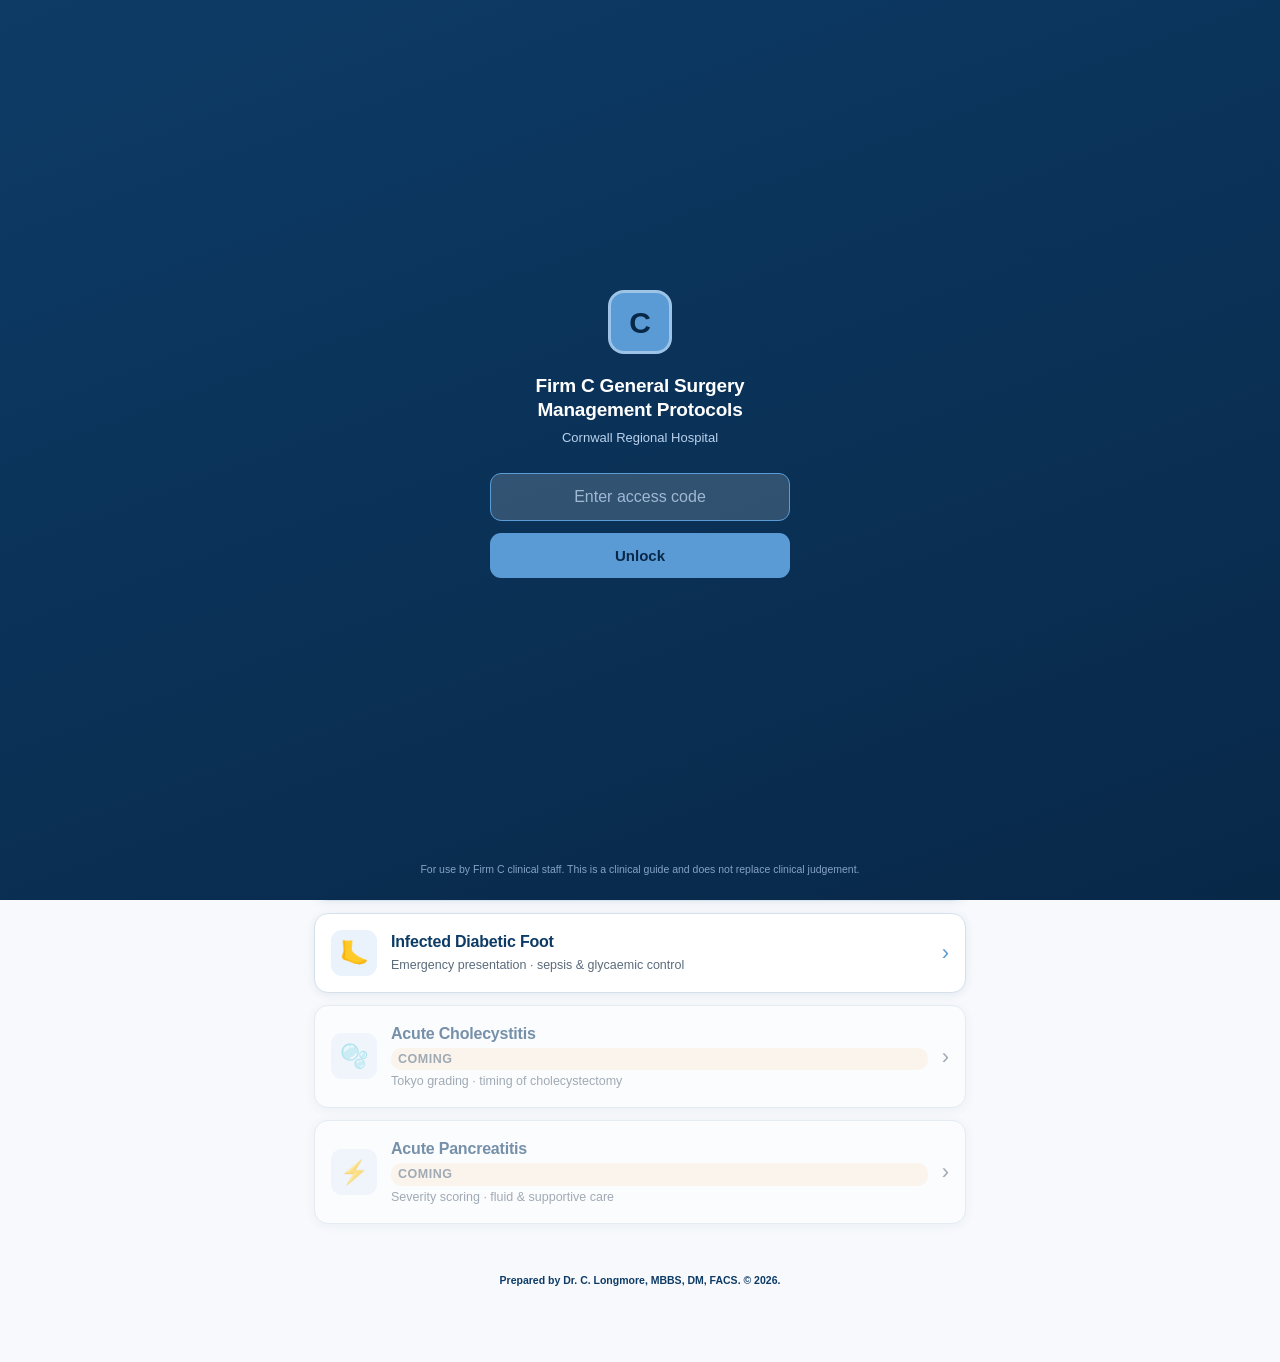
<file: FirmC_Surgical_Protocols_100626.html>
<!DOCTYPE html>
<html lang="en">
<head>
<meta charset="UTF-8">
<meta name="viewport" content="width=device-width, initial-scale=1.0, maximum-scale=1.0, user-scalable=no">
<meta name="theme-color" content="#0d3b66">
<title>Firm C Surgical Protocols — Cornwall Regional Hospital</title>
<style>
  :root{
    --navy:#0d3b66;--navy-dark:#082848;--sky:#5b9bd5;--sky-light:#eaf2fb;
    --paper:#f7f9fc;--ink:#1c2b3a;--muted:#5a6b7b;--line:#d6e0ec;
    --red:#9e2b25;--red-bg:#fbeae8;--amber:#b06a08;--amber-bg:#fdf1df;
    --green:#1c6b45;--green-bg:#e6f4ec;--white:#ffffff;
    --shadow:0 2px 10px rgba(13,59,102,0.08);
  }
  *{margin:0;padding:0;box-sizing:border-box;-webkit-tap-highlight-color:transparent;}
  html{scroll-behavior:smooth;}
  body{font-family:-apple-system,BlinkMacSystemFont,"Segoe UI",Roboto,sans-serif;
    background:var(--paper);color:var(--ink);line-height:1.5;font-size:16px;
    -webkit-font-smoothing:antialiased;padding-bottom:64px;}

  /* ── Masthead (always present) ── */
  .masthead{
    background:linear-gradient(160deg,var(--navy) 0%,var(--navy-dark) 100%);
    color:var(--white);padding:14px 16px;position:sticky;top:0;z-index:100;
    box-shadow:0 2px 12px rgba(8,40,72,0.25);
    display:flex;align-items:center;gap:12px;
  }
  .crest{
    flex:0 0 auto;width:40px;height:40px;border-radius:9px;
    background:var(--sky);color:var(--navy-dark);font-weight:800;font-size:17px;
    display:flex;align-items:center;justify-content:center;letter-spacing:-.5px;
    border:2px solid rgba(255,255,255,.4);
  }
  .mast-txt{flex:1;min-width:0;}
  .mast-txt .l1{font-size:13.5px;font-weight:700;letter-spacing:-.2px;line-height:1.2;}
  .mast-txt .l2{font-size:11px;color:#b9d2ee;margin-top:2px;}
  .back-btn{
    flex:0 0 auto;background:var(--sky);border:1px solid rgba(255,255,255,.4);
    color:#fff;font-size:13px;font-weight:700;padding:7px 14px;border-radius:8px;cursor:pointer;
    display:none;align-items:center;gap:5px;
  }
  .back-btn.show{display:flex;}

  /* ── Views ── */
  .view{display:none;}
  .view.active{display:block;animation:fade .25s ease;}
  @keyframes fade{from{opacity:0;transform:translateY(6px);}to{opacity:1;transform:none;}}

  /* ── Home ── */
  .home-hero{padding:22px 18px 8px;max-width:680px;margin:0 auto;}
  .home-hero .eyebrow{font-size:11px;letter-spacing:2px;text-transform:uppercase;color:var(--sky);font-weight:700;}
  .home-hero h1{font-size:23px;font-weight:800;color:var(--navy);letter-spacing:-.5px;margin:5px 0 4px;line-height:1.15;}
  .home-hero p{font-size:13.5px;color:var(--muted);}
  .prepared{
    margin:14px 18px 4px;max-width:680px;margin-left:auto;margin-right:auto;
    background:var(--sky-light);border:1px solid var(--line);border-radius:10px;
    padding:11px 14px;font-size:12.5px;color:var(--navy);
  }
  .prepared b{font-weight:700;}

  .menu{padding:14px 14px 0;max-width:680px;margin:0 auto;}
  .menu-label{font-size:12px;text-transform:uppercase;letter-spacing:1.5px;color:var(--muted);font-weight:700;margin:8px 6px 10px;}
  .proto-card{
    display:flex;align-items:center;gap:14px;background:var(--white);
    border:1px solid var(--line);border-radius:14px;padding:16px;margin-bottom:12px;
    cursor:pointer;box-shadow:var(--shadow);transition:transform .12s,box-shadow .12s;
  }
  .proto-card:active{transform:scale(.985);box-shadow:0 1px 5px rgba(13,59,102,.12);}
  .proto-ic{
    flex:0 0 auto;width:46px;height:46px;border-radius:11px;
    display:flex;align-items:center;justify-content:center;font-size:23px;
    background:var(--sky-light);
  }
  .proto-meta{flex:1;min-width:0;}
  .proto-meta h2{font-size:16px;font-weight:700;color:var(--navy);letter-spacing:-.2px;}
  .proto-meta span{font-size:12.5px;color:var(--muted);display:block;margin-top:2px;}
  .proto-arrow{flex:0 0 auto;color:var(--sky);font-size:22px;}
  .proto-card.soon{opacity:.55;cursor:default;}
  .proto-card.soon .proto-arrow{color:var(--muted);}
  .tag-soon{font-size:9.5px;background:var(--amber-bg);color:var(--amber);font-weight:700;padding:2px 7px;border-radius:10px;text-transform:uppercase;letter-spacing:.5px;}

  /* ── Protocol header band ── */
  .pbar{padding:18px 16px 14px;max-width:680px;margin:0 auto;}
  .pbar .kicker{font-size:11px;letter-spacing:2px;text-transform:uppercase;color:var(--sky);font-weight:700;}
  .pbar h1{font-size:21px;font-weight:800;color:var(--navy);letter-spacing:-.3px;line-height:1.18;margin-top:3px;}
  .pbar .sub{font-size:12.5px;color:var(--muted);margin-top:5px;}

  /* ── Chip nav ── */
  .chipbar{display:flex;gap:8px;overflow-x:auto;padding:4px 16px 14px;max-width:680px;margin:0 auto;
    -ms-overflow-style:none;scrollbar-width:none;}
  .chipbar::-webkit-scrollbar{display:none;}
  .chip{flex:0 0 auto;background:var(--white);color:var(--navy);border:1px solid var(--line);
    padding:7px 13px;border-radius:20px;font-size:12.5px;font-weight:600;white-space:nowrap;cursor:pointer;box-shadow:var(--shadow);}
  .chip:active{background:var(--sky);color:#fff;}

  main{padding:0 14px;max-width:680px;margin:0 auto;}

  .alert{background:var(--red-bg);border-left:4px solid var(--red);padding:12px 14px;border-radius:8px;
    margin-bottom:16px;font-size:13.5px;color:var(--red);font-weight:600;}
  .alert b{display:block;font-size:12px;letter-spacing:1px;text-transform:uppercase;margin-bottom:3px;}

  .section{background:var(--white);border:1px solid var(--line);border-radius:12px;margin-bottom:12px;
    overflow:hidden;box-shadow:var(--shadow);}
  .sec-head{display:flex;align-items:center;gap:12px;padding:15px 16px;cursor:pointer;user-select:none;transition:background .15s;}
  .sec-head:active{background:var(--sky-light);}
  .sec-num{flex:0 0 auto;width:30px;height:30px;border-radius:8px;background:var(--navy);color:#fff;
    display:flex;align-items:center;justify-content:center;font-weight:700;font-size:14px;}
  .sec-title{flex:1;font-size:15.5px;font-weight:700;color:var(--navy);letter-spacing:-.2px;}
  .chev{flex:0 0 auto;width:20px;height:20px;transition:transform .25s;color:var(--muted);}
  .section.open .chev{transform:rotate(180deg);}
  .sec-body{max-height:0;overflow:hidden;transition:max-height .3s ease;}
  .section.open .sec-body{max-height:4000px;}
  .sec-inner{padding:4px 16px 18px;}

  h3{font-size:13px;text-transform:uppercase;letter-spacing:1px;color:var(--muted);margin:16px 0 8px;font-weight:700;}
  h3:first-child{margin-top:6px;}
  p{font-size:14.5px;margin-bottom:8px;}
  ul{margin:6px 0 10px;padding-left:4px;list-style:none;}
  li{font-size:14.5px;margin-bottom:7px;padding-left:20px;position:relative;}
  li::before{content:"";position:absolute;left:4px;top:8px;width:6px;height:6px;border-radius:50%;background:var(--sky);}
  li b{color:var(--navy);}

  .pill{display:inline-block;padding:2px 9px;border-radius:12px;font-size:11px;font-weight:700;letter-spacing:.5px;text-transform:uppercase;}
  .pill.red{background:var(--red-bg);color:var(--red);}
  .pill.amber{background:var(--amber-bg);color:var(--amber);}
  .pill.green{background:var(--green-bg);color:var(--green);}

  .card{border-radius:10px;padding:13px 14px;margin:10px 0;border:1px solid var(--line);}
  .card.red{background:var(--red-bg);border-color:#eccac6;}
  .card.amber{background:var(--amber-bg);border-color:#f0dcb8;}
  .card.green{background:var(--green-bg);border-color:#c4e2d0;}
  .card h4{font-size:14.5px;margin-bottom:6px;display:flex;align-items:center;gap:8px;flex-wrap:wrap;}
  .card.red h4{color:var(--red);}.card.amber h4{color:var(--amber);}.card.green h4{color:var(--green);}
  .card p,.card li{font-size:13.5px;}
  .card li::before{background:currentColor;opacity:.5;}

  .flow{margin:8px 0;}
  .flow .step{position:relative;padding:10px 0 10px 40px;border-left:2px solid var(--line);margin-left:14px;counter-increment:step;}
  .flow{counter-reset:step;}
  .flow .step:last-child{border-left:2px solid transparent;}
  .flow .step::before{content:counter(step);position:absolute;left:-15px;top:8px;width:28px;height:28px;
    background:var(--sky);color:#fff;border-radius:50%;display:flex;align-items:center;justify-content:center;font-weight:700;font-size:13px;}
  .flow .step strong{display:block;color:var(--navy);font-size:14.5px;margin-bottom:2px;}
  .flow .step span{font-size:13.5px;color:var(--muted);}

  .tbl{width:100%;border-collapse:collapse;margin:8px 0;font-size:13px;}
  .tbl th{background:var(--navy);color:#fff;text-align:left;padding:9px 10px;font-size:11.5px;text-transform:uppercase;letter-spacing:.5px;}
  .tbl td{padding:9px 10px;border-bottom:1px solid var(--line);vertical-align:top;}
  .tbl tr:nth-child(even) td{background:var(--sky-light);}
  .tbl td:first-child{font-weight:700;color:var(--navy);}

  .note{font-size:12.5px;color:var(--muted);font-style:italic;margin-top:8px;padding-left:10px;border-left:3px solid var(--line);}

  .refs{margin:6px 0 4px;padding-left:22px;}
  .refs li{font-size:12.5px;margin-bottom:10px;padding-left:4px;line-height:1.45;color:var(--ink);}
  .refs li::before{display:none;}
  .refs li i{color:var(--navy);font-style:italic;}

  sup{font-size:11px;color:var(--navy);font-weight:800;margin-left:2px;vertical-align:super;line-height:0;}

  footer{text-align:center;padding:26px 18px 10px;color:var(--muted);font-size:11.5px;line-height:1.6;max-width:680px;margin:0 auto;}
  footer .prep{color:var(--navy);font-weight:700;font-size:12.5px;margin-bottom:8px;}
  footer .ev{font-size:10.5px;margin-top:10px;}
  footer .copyright{font-size:10.5px;margin-top:10px;color:var(--navy);font-weight:600;}

  .backtop{position:fixed;bottom:18px;right:18px;width:46px;height:46px;border-radius:50%;background:var(--navy);
    color:#fff;border:none;cursor:pointer;box-shadow:0 4px 14px rgba(8,40,72,.4);font-size:20px;z-index:200;
    display:flex;align-items:center;justify-content:center;opacity:0;pointer-events:none;transition:opacity .25s;}
  .backtop.show{opacity:1;pointer-events:auto;}

  /* ── Tab bar ── */
  .tab-bar{
    display:flex;gap:0;background:var(--white);border-bottom:2px solid var(--line);
    padding:0 14px;position:sticky;top:84px;z-index:98;
    overflow-x:auto;-ms-overflow-style:none;scrollbar-width:none;
  }
  .tab-bar::-webkit-scrollbar{display:none;}
  .tab{
    flex:0 0 auto;padding:12px 16px;border:none;background:none;
    font-size:13.5px;font-weight:600;color:var(--muted);cursor:pointer;
    border-bottom:3px solid transparent;margin-bottom:-2px;white-space:nowrap;
    transition:color .15s,border-color .15s;
  }
  .tab.active{color:var(--navy);border-bottom-color:var(--sky);}
  .tab:active{color:var(--navy);}
  .tab-panel{display:none;}
  .tab-panel.active{display:block;animation:fade .2s ease;}

  /* ── Lock screen ── */
  #lock{
    position:fixed;inset:0;z-index:1000;
    background:linear-gradient(160deg,var(--navy) 0%,var(--navy-dark) 100%);
    display:flex;flex-direction:column;align-items:center;justify-content:center;
    padding:30px 26px;text-align:center;
  }
  #lock.hidden{display:none;}
  #lock .lcrest{
    width:64px;height:64px;border-radius:16px;background:var(--sky);color:var(--navy-dark);
    font-weight:800;font-size:30px;display:flex;align-items:center;justify-content:center;
    border:3px solid rgba(255,255,255,.4);margin-bottom:20px;
  }
  #lock h2{color:#fff;font-size:19px;font-weight:700;letter-spacing:-.2px;line-height:1.25;}
  #lock .lsub{color:#b9d2ee;font-size:13px;margin-top:6px;margin-bottom:26px;}
  #lock .pwwrap{width:100%;max-width:300px;}
  #lock input{
    width:100%;padding:14px 16px;border-radius:11px;border:1px solid rgba(255,255,255,.25);
    background:rgba(255,255,255,.1);color:#fff;font-size:16px;text-align:center;letter-spacing:1px;
    outline:none;
  }
  #lock input::placeholder{color:#9fb8d4;letter-spacing:0;}
  #lock input:focus{border-color:var(--sky);background:rgba(255,255,255,.16);}
  #lock button{
    width:100%;max-width:300px;margin-top:12px;padding:14px;border:none;border-radius:11px;
    background:var(--sky);color:var(--navy-dark);font-size:15px;font-weight:700;cursor:pointer;
  }
  #lock button:active{background:#4a8ac4;}
  #lock .err{color:#ffd2cd;font-size:13px;margin-top:14px;min-height:18px;font-weight:600;}
  #lock .lfoot{position:absolute;bottom:22px;left:0;right:0;color:#86a3c4;font-size:10.5px;padding:0 30px;}

</style>
</head>
<body>

<!-- ══ LOCK SCREEN ══ -->
<div id="lock">
  <div class="lcrest">C</div>
  <h2>Firm C General Surgery<br>Management Protocols</h2>
  <div class="lsub">Cornwall Regional Hospital</div>
  <div class="pwwrap">
    <input type="password" id="pw" placeholder="Enter access code" autocomplete="off" inputmode="text">
    <button id="unlock">Unlock</button>
    <div class="err" id="pwerr"></div>
  </div>
  <div class="lfoot">For use by Firm C clinical staff. This is a clinical guide and does not replace clinical judgement.</div>
</div>

<!-- ══ MASTHEAD ══ -->
<div class="masthead">
  <div class="crest">C</div>
  <div class="mast-txt">
    <div class="l1">Firm C General Surgery Management Protocols</div>
    <div class="l2">Cornwall Regional Hospital</div>
  </div>
  <button class="back-btn" id="backBtn">⌂ Home</button>
</div>

<!-- ══ HOME VIEW ══ -->
<div class="view active" id="home">
  <div class="home-hero">
    <div class="eyebrow">Clinical Reference</div>
    <h1>Surgical Management Protocols</h1>
    <p>Select a category below, then tap a protocol to open it.</p>
  </div>
  <div class="prepared">
    <b>Prepared by Dr. C. Longmore</b>, MBBS, DM, FACS · Consultant General Surgeon.<br>
    Firm C protocols are a guide and do not replace clinical judgement. All decisions to be reviewed by senior staff.
  </div>
  <div class="prepared" style="background:var(--amber-bg);border-color:#f0dcb8;margin-top:0;">
    <b>📅 Document Governance</b><br>
    <b>Last updated:</b> June 2026 &nbsp;|&nbsp; <b>Owner:</b> Dr. C. Longmore, Consultant General Surgeon, Firm C<br>
    These protocols are evidence-based and are routinely updated against current guidelines. References are cited in each module. Any clinician identifying an outdated recommendation should notify the protocol owner.
  </div>

  <!-- Tab bar -->
  <div class="tab-bar">
    <button class="tab active" data-tab="tab-pathologies">Pathologies</button>
    <button class="tab" data-tab="tab-periop">Peri-op</button>
    <button class="tab" data-tab="tab-ward">Ward Topics</button>
    <button class="tab" data-tab="tab-trauma">Trauma</button>
  </div>

  <!-- Tab: Common Surgical Pathologies -->
  <div class="tab-panel active" id="tab-pathologies">
    <div class="menu">
      <div class="menu-label">Common Surgical Pathologies</div>
      <div class="proto-card" data-go="hernia">
        <div class="proto-ic">🩹</div>
        <div class="proto-meta"><h2>Complicated Inguinal Hernia</h2><span>Incarceration &amp; strangulation · reduction &amp; theatre</span></div>
        <div class="proto-arrow">›</div>
      </div>
      <div class="proto-card" data-go="appendicitis">
        <div class="proto-ic">🔥</div>
        <div class="proto-meta"><h2>Acute Appendicitis</h2><span>Diagnosis · operative vs non-operative management</span></div>
        <div class="proto-arrow">›</div>
      </div>
      <div class="proto-card" data-go="obstruction">
        <div class="proto-ic">🔄</div>
        <div class="proto-meta"><h2>Intestinal Obstruction</h2><span>SBO · LBO · adhesive obstruction · ileus · Ogilvie's</span></div>
        <div class="proto-arrow">›</div>
      </div>
      <div class="proto-card" data-go="ppu">
        <div class="proto-ic">🔴</div>
        <div class="proto-meta"><h2>Perforated Peptic Ulcer</h2><span>Duodenal &amp; gastric perforation · resuscitation · operative management</span></div>
        <div class="proto-arrow">›</div>
      </div>
      <div class="proto-card" data-go="limbischaemia">
        <div class="proto-ic">🦵</div>
        <div class="proto-meta"><h2>Acute Limb Ischaemia</h2><span>ALI · acute-on-chronic · Rutherford classification · revascularisation</span></div>
        <div class="proto-arrow">›</div>
      </div>
      <div class="proto-card" data-go="footemerg">
        <div class="proto-ic">🦶</div>
        <div class="proto-meta"><h2>Infected Diabetic Foot</h2><span>Emergency presentation · sepsis &amp; glycaemic control</span></div>
        <div class="proto-arrow">›</div>
      </div>
      <div class="proto-card soon">
        <div class="proto-ic">🫧</div>
        <div class="proto-meta"><h2>Acute Cholecystitis <span class="tag-soon">Coming</span></h2><span>Tokyo grading · timing of cholecystectomy</span></div>
        <div class="proto-arrow">›</div>
      </div>
      <div class="proto-card soon">
        <div class="proto-ic">⚡</div>
        <div class="proto-meta"><h2>Acute Pancreatitis <span class="tag-soon">Coming</span></h2><span>Severity scoring · fluid &amp; supportive care</span></div>
        <div class="proto-arrow">›</div>
      </div>
    </div>
  </div>

  <!-- Tab: Peri-operative -->
  <div class="tab-panel" id="tab-periop">
    <div class="menu">
      <div class="menu-label">Peri-operative</div>
      <div class="proto-card" data-go="prechecklist">
        <div class="proto-ic">✅</div>
        <div class="proto-meta"><h2>Pre-operative Checklist</h2><span>Emergency &amp; elective · ward prep · consent · blood products</span></div>
        <div class="proto-arrow">›</div>
      </div>
      <div class="proto-card" data-go="postchecklist">
        <div class="proto-ic">🔁</div>
        <div class="proto-meta"><h2>Post-operative Assessment</h2><span>Early post-op monitoring · fever · diet readiness · vitals · complications</span></div>
        <div class="proto-arrow">›</div>
      </div>
    </div>
  </div>

  <!-- Tab: Ward Topics -->
  <div class="tab-panel" id="tab-ward">
    <div class="menu">
      <div class="menu-label">Ward Topics</div>
      <div class="proto-card" data-go="ivfluids">
        <div class="proto-ic">💧</div>
        <div class="proto-meta"><h2>IV Fluid Management</h2><span>Surgical patient · the 5 Rs · resuscitation &amp; maintenance</span></div>
        <div class="proto-arrow">›</div>
      </div>
      <div class="proto-card" data-go="chesttube">
        <div class="proto-ic">🫁</div>
        <div class="proto-meta"><h2>Chest Tube Removal</h2><span>Pneumothorax &amp; haemothorax · criteria · technique · clamping</span></div>
        <div class="proto-arrow">›</div>
      </div>
      <div class="proto-card" data-go="electrolytes">
        <div class="proto-ic">⚗️</div>
        <div class="proto-meta"><h2>Electrolyte Imbalances</h2><span>Hypo/hyperkalaemia · hypo/hypernatraemia · insulin-dextrose cocktail</span></div>
        <div class="proto-arrow">›</div>
      </div>
      <div class="proto-card soon">
        <div class="proto-ic">🍽️</div>
        <div class="proto-meta"><h2>Surgical Nutrition <span class="tag-soon">Coming</span></h2><span>Assessment · enteral vs parenteral · refeeding</span></div>
        <div class="proto-arrow">›</div>
      </div>
    </div>
  </div>

  <!-- Tab: Trauma -->
  <div class="tab-panel" id="tab-trauma">
    <div class="menu">
      <div class="menu-label">Trauma</div>
      <div class="proto-card soon">
        <div class="proto-ic">🚑</div>
        <div class="proto-meta"><h2>Trauma Module <span class="tag-soon">Coming</span></h2><span>Primary survey · damage control · ATLS framework</span></div>
        <div class="proto-arrow">›</div>
      </div>
    </div>
  </div>

  <footer>
    <div class="copyright">Prepared by Dr. C. Longmore, MBBS, DM, FACS. © 2026.</div>
    </footer>
</div>

<!-- ══ HERNIA VIEW ══ -->
<div class="view" id="hernia">
  <div class="pbar">
    <div class="kicker">Acute Presentation</div>
    <h1>Complicated Inguinal Hernia</h1>
    <div class="sub">Incarceration &amp; Strangulation · Acute Assessment &amp; Management</div>
  </div>
  <div class="chipbar">
    <div class="chip" data-target="h1">Definitions</div>
    <div class="chip" data-target="h2">Assessment</div>
    <div class="chip" data-target="h3">Red Flags</div>
    <div class="chip" data-target="h4">Reduction</div>
    <div class="chip" data-target="h5">Imaging</div>
    <div class="chip" data-target="h6">To Theatre</div>
    <div class="chip" data-target="h7">Peri-op</div>
    <div class="chip" data-target="h8">Escalation</div>
    <div class="chip" data-target="href">References</div>
  </div>
  <main>
    <div class="alert"><b>⚠ Key Principle</b>
      A tender, irreducible hernia with overlying skin changes, systemic upset, or signs of obstruction is strangulation until proven otherwise — a surgical emergency. Do NOT attempt forced reduction of a suspected strangulated hernia.</div>

    <div class="section open" id="h1">
      <div class="sec-head"><div class="sec-num">1</div><div class="sec-title">Definitions &amp; Spectrum</div><svg class="chev" viewBox="0 0 24 24" fill="none" stroke="currentColor" stroke-width="2.5"><path d="M6 9l6 6 6-6"/></svg></div>
      <div class="sec-body"><div class="sec-inner">
        <ul>
          <li><b>Reducible:</b> Contents return spontaneously or with gentle pressure. Not an emergency.</li>
          <li><b>Incarcerated:</b> Irreducible but viable contents. At risk. <span class="pill amber">Urgent</span></li>
          <li><b>Obstructed:</b> Incarcerated bowel causing intestinal obstruction. <span class="pill amber">Urgent</span></li>
          <li><b>Strangulated:</b> Vascular compromise → ischaemia → necrosis. <span class="pill red">Emergency</span></li>
        </ul>
        <p class="note">Strangulation can occur without complete obstruction (Richter's hernia — only part of the bowel circumference is trapped; the patient may still pass stool/flatus yet have ischaemic bowel).</p>
      </div></div>
    </div>

    <div class="section" id="h2">
      <div class="sec-head"><div class="sec-num">2</div><div class="sec-title">Initial Assessment</div><svg class="chev" viewBox="0 0 24 24" fill="none" stroke="currentColor" stroke-width="2.5"><path d="M6 9l6 6 6-6"/></svg></div>
      <div class="sec-body"><div class="sec-inner">
        <h3>History</h3>
        <ul>
          <li>Duration of irreducibility — <b>time is bowel</b></li>
          <li>Pain: onset, severity, change in character (constant severe pain suggests ischaemia)</li>
          <li>Obstructive features: colicky pain, vomiting, distension, absolute constipation</li>
          <li>Prior episodes, previous repair, comorbidities, anticoagulation</li>
        </ul>
        <h3>Examination</h3>
        <ul>
          <li>Lump: site, tenderness, reducibility, cough impulse (lost in incarceration)</li>
          <li>Overlying skin: erythema, oedema, shininess → think strangulation</li>
          <li>Abdomen: distension, peritonism, bowel sounds</li>
          <li>Systemic: tachycardia, fever, hypotension, dehydration</li>
        </ul>
        <h3>Bloods</h3>
        <ul>
          <li>FBC, U&amp;E, lactate (raised lactate = concern for ischaemia); CRP if available — <b>not routinely available in our setting</b></li>
          <li>VBG, amylase, coagulation, group &amp; save</li>
        </ul>
      </div></div>
    </div>

    <div class="section" id="h3">
      <div class="sec-head"><div class="sec-num">3</div><div class="sec-title">Red Flags — Strangulation</div><svg class="chev" viewBox="0 0 24 24" fill="none" stroke="currentColor" stroke-width="2.5"><path d="M6 9l6 6 6-6"/></svg></div>
      <div class="sec-body"><div class="sec-inner">
        <div class="card red"><h4>🚨 Do NOT attempt reduction — resuscitate &amp; theatre</h4>
          <ul>
            <li>Severe, constant, disproportionate pain over the lump</li>
            <li>Tense, exquisitely tender, irreducible lump</li>
            <li>Overlying skin erythema / oedema / discolouration</li>
            <li>Systemic toxicity: fever, tachycardia, hypotension</li>
            <li>Raised lactate / metabolic acidosis / rising WCC</li>
            <li>Peritonism</li>
          </ul>
        </div>
        <p class="note">Forced reduction of strangulated bowel risks "reduction en masse" — returning dead bowel into the abdomen, masking ongoing ischaemia and perforation.</p>
      </div></div>
    </div>

    <div class="section" id="h4">
      <div class="sec-head"><div class="sec-num">4</div><div class="sec-title">Attempting Reduction</div><svg class="chev" viewBox="0 0 24 24" fill="none" stroke="currentColor" stroke-width="2.5"><path d="M6 9l6 6 6-6"/></svg></div>
      <div class="sec-body"><div class="sec-inner">
        <div class="card red"><h4>⚑ This firm operates a HIGH THRESHOLD for reduction</h4>
          <p style="margin-bottom:6px;">Reduction is <b>not</b> a forceful manoeuvre. It should be an essentially <b>spontaneous event</b> — the hernia falls back with positioning, analgesia and patience, with at most the gentlest guiding pressure. <b>If you have to struggle, STOP. The patient goes to surgery.</b></p>
        </div>
        <h3>The Timeline Rule</h3>
        <div class="card amber"><h4><span class="pill amber">&lt; 24 hours</span> The key window</h4>
          <p>Reduction (taxis) may be considered only when onset of the painful irreducible lump is <b>within 24 hours</b> and there are no signs of strangulation. A symptom duration of <b>≥ 24 hours is a recognised predictor of non-viable, strangulated bowel</b> <sup>[1,2]</sup> — beyond this window the threshold to operate should be even lower.</p>
        </div>
        <h3>All of these must be true to attempt</h3>
        <div class="card green"><h4><span class="pill green">Only if ALL met</span></h4>
          <ul>
            <li><b>No red flags</b> for strangulation (Section 3)</li>
            <li><b>Onset &lt; 24 hours</b></li>
            <li>No systemic upset; <b>normal lactate</b>, no acidosis</li>
            <li>No peritonism or obstructive compromise needing urgent surgery</li>
            <li>You expect this to be an <b>easily reducible</b> hernia</li>
          </ul>
        </div>
        <h3>Technique — "Gentle, Prepared, Safe" (GPS) Taxis</h3>
        <div class="flow">
          <div class="step"><strong>Prepare &amp; give analgesia</strong><span>Quiet setting, IV access, monitoring. Adequate analgesia ± carefully titrated conscious sedation per senior &amp; local sedation policy.</span></div>
          <div class="step"><strong>Position &amp; elevate the limbs</strong><span>Supine, Trendelenburg (head down ~20°), hips flexed — let gravity and relaxation do the work.</span></div>
          <div class="step"><strong>Wait for it to come down on its own</strong><span>Give it time after analgesia. Many hernias reduce spontaneously without any pushing — this is the ideal outcome.</span></div>
          <div class="step"><strong>At most: the gentlest guiding pressure</strong><span>If needed, only light, constant, steady pressure for a few minutes. <b>No forceful pushing. No repeated attempts.</b></span></div>
          <div class="step"><strong>If it does not slide back easily → STOP</strong><span>Any struggle, resistance, increasing pain, or more than one gentle attempt = abandon. Escalate to senior, prepare for theatre.</span></div>
          <div class="step"><strong>If it reduces easily</strong><span>Admit &amp; observe (≥24h). Watch for reduction en masse / peritonism. Plan urgent repair — same admission or planned urgent list.</span></div>
        </div>
        <p class="note"><b>Why the caution:</b> Forceful or struggled reduction risks reduction en masse — returning ischaemic bowel into the abdomen, masking strangulation and perforation. A struggled reduction is more dangerous than a timely operation.</p>
        <p class="note">Post-reduction observation is mandatory — worsening pain or peritonism after reduction means reduced non-viable bowel until proven otherwise: operate.</p>
      </div></div>
    </div>

    <div class="section" id="h5">
      <div class="sec-head"><div class="sec-num">5</div><div class="sec-title">Imaging</div><svg class="chev" viewBox="0 0 24 24" fill="none" stroke="currentColor" stroke-width="2.5"><path d="M6 9l6 6 6-6"/></svg></div>
      <div class="sec-body"><div class="sec-inner">
        <p><b>Clinical strangulation does not wait for imaging.</b> If the diagnosis is clinically obvious and the patient is unwell, resuscitate and go to theatre.</p>
        <table class="tbl">
          <tr><th>Modality</th><th>Role</th></tr>
          <tr><td>Clinical exam</td><td>Primary basis for emergency decision-making</td></tr>
          <tr><td>USS</td><td>Bedside, quick; assesses contents &amp; reducibility; operator-dependent</td></tr>
          <tr><td>CT abdo/pelvis</td><td>Best for obstruction level, bowel viability, free fluid/air; use when uncertain &amp; patient stable</td></tr>
          <tr><td>Erect CXR / AXR</td><td>Limited; may show obstruction or free air</td></tr>
        </table>
      </div></div>
    </div>

    <div class="section" id="h6">
      <div class="sec-head"><div class="sec-num">6</div><div class="sec-title">Indications for Theatre</div><svg class="chev" viewBox="0 0 24 24" fill="none" stroke="currentColor" stroke-width="2.5"><path d="M6 9l6 6 6-6"/></svg></div>
      <div class="sec-body"><div class="sec-inner">
        <div class="card red"><h4>Emergency (within hours)</h4>
          <ul><li>Suspected strangulation</li><li>Failed reduction of incarcerated/obstructed hernia</li><li>Peritonitis / perforation</li></ul>
        </div>
        <div class="card amber"><h4>Urgent (same admission)</h4>
          <ul><li>Successfully reduced but recurrent incarceration</li><li>Irreducible but viable, no immediate compromise — list urgently</li></ul>
        </div>
        <h3>Operative Principles</h3>
        <ul>
          <li>Open approach is standard in the emergency/strangulated setting</li>
          <li>Open the sac, assess viability before reduction — do not lose ischaemic bowel into the abdomen</li>
          <li>Warm packs + reassess; resect non-viable bowel</li>
          <li>Avoid mesh in contaminated fields <sup>[3,4]</sup> (resection/perforation) — primary tissue repair preferred; use surgeon judgement</li>
          <li>Clean incarceration without resection — mesh repair reasonable</li>
        </ul>
      </div></div>
    </div>

    <div class="section" id="h7">
      <div class="sec-head"><div class="sec-num">7</div><div class="sec-title">Peri-operative Care</div><svg class="chev" viewBox="0 0 24 24" fill="none" stroke="currentColor" stroke-width="2.5"><path d="M6 9l6 6 6-6"/></svg></div>
      <div class="sec-body"><div class="sec-inner">
        <h3>Pre-op resuscitation</h3>
        <ul>
          <li>IV fluids (balanced crystalloid), correct electrolytes</li>
          <li>NG tube if obstructed/vomiting; urinary catheter; strict fluid balance</li>
          <li>Analgesia, antiemetics, VTE assessment</li>
          <li>IV antibiotics if strangulation/perforation suspected — per local policy</li>
          <li>Consent including possible bowel resection &amp; stoma</li>
        </ul>
        <h3>Post-op</h3>
        <ul>
          <li>Monitor for anastomotic concerns if resection performed</li>
          <li>Early mobilisation, VTE prophylaxis, analgesia <sup>[3]</sup></li>
          <li>Watch wound for infection — higher risk in contaminated cases</li>
        </ul>
      </div></div>
    </div>

    <div class="section" id="h8">
      <div class="sec-head"><div class="sec-num">8</div><div class="sec-title">Escalation Triggers</div><svg class="chev" viewBox="0 0 24 24" fill="none" stroke="currentColor" stroke-width="2.5"><path d="M6 9l6 6 6-6"/></svg></div>
      <div class="sec-body"><div class="sec-inner">
        <div class="card red"><h4>Call senior staff immediately</h4>
          <ul>
            <li>Any suspicion of strangulation</li>
            <li>Failed reduction attempt</li>
            <li>Rising lactate / systemic toxicity / peritonism</li>
            <li>Post-reduction deterioration</li>
            <li>Haemodynamic instability</li>
          </ul>
        </div>
      </div></div>
    </div>

    <div class="section" id="href">
      <div class="sec-head"><div class="sec-num">§</div><div class="sec-title">References</div><svg class="chev" viewBox="0 0 24 24" fill="none" stroke="currentColor" stroke-width="2.5"><path d="M6 9l6 6 6-6"/></svg></div>
      <div class="sec-body"><div class="sec-inner">
        <ol class="refs">
          <li>Pawlak M, East B, de Beaux AC. Algorithm for management of an incarcerated inguinal hernia in the emergency settings with manual reduction. Taxis, the technique and its safety. <i>Hernia</i>. 2021 Oct;25(5):1253–1258. doi:10.1007/s10029-021-02429-1</li>
          <li>East B, Pawlak M, de Beaux AC. A manual reduction of hernia under analgesia/sedation (Taxis) in the acute inguinal hernia: a useful technique in COVID-19 times to reduce the need for emergency surgery — a literature review. <i>Hernia</i>. 2020 Oct;24(5):937–941. doi:10.1007/s10029-020-02227-1</li>
          <li>Birindelli A, Sartelli M, Di Saverio S, et al. 2017 update of the WSES guidelines for emergency repair of complicated abdominal wall hernias. <i>World J Emerg Surg</i>. 2017 Aug 7;12:37. doi:10.1186/s13017-017-0149-y</li>
          <li>De Simone B, Birindelli A, Ansaloni L, et al. Emergency repair of complicated abdominal wall hernias: WSES guidelines. <i>Hernia</i>. 2020 Apr;24(2):359–368. doi:10.1007/s10029-019-02021-8</li>
          <li>Bouliaris K, Efthimiou M, Chatzikomnitsa P, et al. Manual reduction of incarcerated abdominal wall hernias: a feasible option during the COVID-19 pandemic — a prospective study. <i>Surg J (N Y)</i>. 2022 Feb 1;8(1):e46–e51. doi:10.1055/s-0041-1742178</li>
        </ol>
        <p class="note">References verified to source. Adapt recommendations to local resources, formulary and current institutional policy before clinical use.</p>
      </div></div>
    </div>

    <footer>
    <div class="copyright">Prepared by Dr. C. Longmore, MBBS, DM, FACS. © 2026.</div>
    <div style="margin-top:14px;"><button onclick="document.getElementById('backBtn').click()" style="background:var(--sky);color:#fff;border:none;border-radius:8px;padding:10px 20px;font-size:14px;font-weight:700;cursor:pointer;">⌂ Back to Home</button></div>
  </footer>
  </main>
</div>

<!-- ══ APPENDICITIS VIEW ══ -->
<div class="view" id="appendicitis">
  <div class="pbar">
    <div class="kicker">Acute Presentation</div>
    <h1>Acute Appendicitis</h1>
    <div class="sub">Diagnosis · operative vs non-operative management</div>
  </div>
  <div class="chipbar">
    <div class="chip" data-target="a0">Firm Stance</div>
    <div class="chip" data-target="a1">Assessment</div>
    <div class="chip" data-target="a2">Scoring</div>
    <div class="chip" data-target="a3">Imaging</div>
    <div class="chip" data-target="a4">Surgery</div>
    <div class="chip" data-target="a5">Non-operative</div>
    <div class="chip" data-target="a6">Complicated</div>
    <div class="chip" data-target="a7">Peri-op</div>
    <div class="chip" data-target="a8">Escalation</div>
    <div class="chip" data-target="aref">References</div>
  </div>
  <main>
    <div class="alert"><b>⚑ Firm C Stance</b>
      Appendicectomy is the primary treatment for acute appendicitis. Non-operative management is reserved for selected patients who are unfit for surgery, or in whom the risk of surgery clearly outweighs its benefit — and only in uncomplicated disease, after full counselling on recurrence.</div>

    <div class="section open" id="a0">
      <div class="sec-head"><div class="sec-num">★</div><div class="sec-title">Firm C Position on Management</div><svg class="chev" viewBox="0 0 24 24" fill="none" stroke="currentColor" stroke-width="2.5"><path d="M6 9l6 6 6-6"/></svg></div>
      <div class="sec-body"><div class="sec-inner">
        <div class="card green"><h4><span class="pill green">Default</span> Surgery first</h4>
          <p>For the great majority of patients with acute appendicitis, <b>appendicectomy (preferably laparoscopic) is the treatment of choice.</b> It is definitive, removes diagnostic uncertainty, and avoids the recurrence risk inherent to antibiotics alone.</p>
        </div>
        <div class="card amber"><h4><span class="pill amber">Exception</span> Non-operative management (NOM)</h4>
          <p>NOM with antibiotics is considered <b>only</b> <sup>[1,2]</sup> when one or more apply:</p>
          <ul>
            <li>The patient is <b>not surgically/anaesthetically suited</b> (significant comorbidity, prohibitive operative risk)</li>
            <li>The <b>risk of surgery clearly outweighs the benefit</b> versus NOM in a selected patient</li>
            <li>Disease is <b>uncomplicated</b> (no perforation, abscess, phlegmon, or appendicolith on imaging)</li>
            <li>The patient is fully counselled and accepts the <b>recurrence risk</b> (a meaningful proportion require appendicectomy within 1 year)</li>
          </ul>
        </div>
        <p class="note">This stance is consistent with WSES guidance: NOM is a reasonable alternative for <i>uncomplicated</i> AA in selected patients after informed discussion, but surgery remains the most reliable definitive treatment. The decision is always made with senior staff.</p>
      </div></div>
    </div>

    <div class="section" id="a1">
      <div class="sec-head"><div class="sec-num">1</div><div class="sec-title">Clinical Assessment</div><svg class="chev" viewBox="0 0 24 24" fill="none" stroke="currentColor" stroke-width="2.5"><path d="M6 9l6 6 6-6"/></svg></div>
      <div class="sec-body"><div class="sec-inner">
        <h3>History</h3>
        <ul>
          <li>Classic: peri-umbilical pain migrating to right iliac fossa (RIF)</li>
          <li>Anorexia, nausea, vomiting, low-grade fever</li>
          <li>Duration &amp; progression of pain; previous similar episodes</li>
          <li>LMP and pregnancy status in women of childbearing age</li>
        </ul>
        <h3>Examination</h3>
        <ul>
          <li>RIF tenderness at McBurney's point, guarding, rebound</li>
          <li>Rovsing's, psoas, obturator signs</li>
          <li>Signs of peritonitis (generalised guarding, rigidity) → perforation</li>
          <li>Temperature, HR, signs of sepsis</li>
        </ul>
        <h3>Bloods &amp; baseline</h3>
        <ul>
          <li>FBC (neutrophil leucocytosis); CRP if available — <b>not routinely available in our setting</b> (see scoring note below)</li>
          <li>U&amp;E, β-hCG in women of childbearing age, urinalysis (exclude urological cause)</li>
          <li>Group &amp; save if surgery likely</li>
        </ul>
        <p class="note">No single sign or test is definitive — combine clinical findings, inflammatory markers and a scoring system, supported by imaging where needed.</p>
      </div></div>
    </div>

    <div class="section" id="a2">
      <div class="sec-head"><div class="sec-num">2</div><div class="sec-title">Risk Scoring</div><svg class="chev" viewBox="0 0 24 24" fill="none" stroke="currentColor" stroke-width="2.5"><path d="M6 9l6 6 6-6"/></svg></div>
      <div class="sec-body"><div class="sec-inner">
        <div class="card amber"><h4><span class="pill amber">Local note</span> CRP-based scores not usable here <sup>[6]</sup></h4>
          <p>The AIR and AAS scores both require <b>C-reactive protein (CRP)</b>, which is not routinely available in our setting. Firm C therefore uses the <b>Alvarado score</b> as the default, since it relies only on clinical features and the white cell count — both available to us.</p>
        </div>
        <h3>Alvarado Score (MANTRELS, /10)</h3>
        <table class="tbl">
          <tr><th>Feature</th><th>Points</th></tr>
          <tr><td>Migration of pain to RIF <sup>[3]</sup></td><td>1</td></tr>
          <tr><td>Anorexia</td><td>1</td></tr>
          <tr><td>Nausea / vomiting</td><td>1</td></tr>
          <tr><td>Tenderness in RIF</td><td>2</td></tr>
          <tr><td>Rebound tenderness</td><td>1</td></tr>
          <tr><td>Elevated temperature (≥37.3 °C)</td><td>1</td></tr>
          <tr><td>Leucocytosis (&gt;10×10⁹/L)</td><td>2</td></tr>
          <tr><td>Shift to left (neutrophilia)</td><td>1</td></tr>
        </table>
        <div class="card green"><h4>Interpretation (guide)</h4>
          <ul>
            <li><b>1–4:</b> Low probability — appendicitis unlikely; consider discharge/observe or seek alternative diagnosis</li>
            <li><b>5–6:</b> Equivocal — observe and/or image (CT/US)</li>
            <li><b>7–10:</b> High probability — surgical assessment; imaging selectively</li>
          </ul>
        </div>
        <p class="note">Scores support but never replace clinical judgement. A convincing clinical picture warrants surgical review regardless of score. Because we lack CRP — which adds specificity in the AIR/AAS scores — Firm C leans more on serial clinical assessment and selective imaging to resolve equivocal (Alvarado 5–6) cases rather than on the score alone.</p>
      </div></div>
    </div>

    <div class="section" id="a3">
      <div class="sec-head"><div class="sec-num">3</div><div class="sec-title">Imaging</div><svg class="chev" viewBox="0 0 24 24" fill="none" stroke="currentColor" stroke-width="2.5"><path d="M6 9l6 6 6-6"/></svg></div>
      <div class="sec-body"><div class="sec-inner">
        <table class="tbl">
          <tr><th>Modality</th><th>Role</th></tr>
          <tr><td>Ultrasound</td><td>First line in children, young women, pregnancy; no radiation; operator-dependent. A non-compressible blind-ending tube &gt;6 mm supports AA.</td></tr>
          <tr><td>CT abdo/pelvis</td><td>High sensitivity/specificity; clarifies equivocal cases, complicated disease, abscess/phlegmon, and alternative diagnoses.</td></tr>
          <tr><td>MRI</td><td>Useful in pregnancy when US inconclusive (where available).</td></tr>
        </table>
        <p class="note">In a young patient with a classic presentation and high score, do not delay surgical review waiting for imaging. Use imaging to resolve genuine uncertainty, assess complicated disease, or where NOM is being considered (to confirm uncomplicated disease and exclude appendicolith).</p>
      </div></div>
    </div>

    <div class="section" id="a4">
      <div class="sec-head"><div class="sec-num">4</div><div class="sec-title">Surgical Management (Primary)</div><svg class="chev" viewBox="0 0 24 24" fill="none" stroke="currentColor" stroke-width="2.5"><path d="M6 9l6 6 6-6"/></svg></div>
      <div class="sec-body"><div class="sec-inner">
        <div class="card green"><h4>Appendicectomy — treatment of choice</h4>
          <ul>
            <li><b>Laparoscopic</b> appendicectomy preferred where expertise/equipment allow — less pain, fewer wound infections, quicker recovery</li>
            <li>Open appendicectomy entirely appropriate where laparoscopy unavailable or unsuitable</li>
          </ul>
        </div>
        <h3>Timing</h3>
        <ul>
          <li>Appendicectomy for uncomplicated AA can be performed on the next available list — a short in-hospital delay (generally up to ~24 h) with antibiotic cover does not increase complications</li>
          <li>Do not unduly delay; expedite if clinical deterioration or features of complicated disease</li>
        </ul>
        <h3>Principles</h3>
        <ul>
          <li>Pre-operative single-dose prophylactic antibiotics</li>
          <li>Send appendix for histology (incidental malignancy / unexpected pathology)</li>
          <li>Document intra-operative grade of appendicitis</li>
        </ul>
      </div></div>
    </div>

    <div class="section" id="a5">
      <div class="sec-head"><div class="sec-num">5</div><div class="sec-title">Non-operative Management (Selected)</div><svg class="chev" viewBox="0 0 24 24" fill="none" stroke="currentColor" stroke-width="2.5"><path d="M6 9l6 6 6-6"/></svg></div>
      <div class="sec-body"><div class="sec-inner">
        <div class="card amber"><h4>Only after the Firm C criteria are met (Section ★)</h4>
          <p>Reserved for the unfit/high-operative-risk patient, in <b>uncomplicated</b> disease, with informed consent regarding recurrence.</p>
        </div>

        <div class="card red"><h4>🗣 Patient Choice — figures for the consent discussion</h4>
          <p style="margin-bottom:6px;">If a suitable patient chooses non-operative management, they <b>must</b> be made aware of the recurrence/failure risk using actual figures. From the CODA randomised trial, of patients treated with antibiotics the proportion who went on to need appendicectomy was:</p>
          <ul>
            <li><b>~29% by 90 days</b> (about 3 in 10) <sup>[4]</sup></li>
            <li><b>~40% by 1 year</b> (about 4 in 10) <sup>[4]</sup></li>
            <li><b>~46% by 2 years</b>, rising to <b>~49% by 3–4 years <sup>[4]</sup></b> (roughly half)</li>
          </ul>
          <p style="margin-bottom:4px;"><b>Appendicolith present:</b> markedly higher failure — appendicectomy by 90 days ~41% (vs ~25% without), and higher complication rates (e.g. abscess needing drainage ~7% vs ~1%). An appendicolith is therefore a reason <b>not</b> to offer NOM.</p>
          <p>The figures above are for the <b>verbal discussion</b> with the patient — they need not be written out in the notes. Documenting something like <b>"risks and recurrence of non-operative management discussed with patient as per protocol"</b> is sufficient, provided the discussion genuinely took place.</p>
        </div>

        <h3>Pre-conditions</h3>
        <ul>
          <li>Imaging-confirmed <b>uncomplicated</b> AA</li>
          <li><b>No appendicolith</b> (higher failure &amp; complication risk if present)</li>
          <li>No perforation, abscess, phlegmon, or diffuse peritonitis</li>
          <li>Patient counselled with actual recurrence figures (see Patient Choice box above); risk of recurrence and of missed pathology accepted</li>
        </ul>
        <h3>Regimen &amp; monitoring</h3>
        <ul>
          <li>IV antibiotics per local policy, with step-down to oral on improvement</li>
          <li>Active inpatient observation — serial examination &amp; inflammatory markers</li>
          <li><b>Failure to improve within 24–48 h, or any deterioration → proceed to appendicectomy</b></li>
          <li>Clear safety-netting and follow-up on discharge</li>
        </ul>
        <p class="note">If at any point the diagnosis becomes complicated or the patient deteriorates, NOM is abandoned in favour of surgery.</p>
      </div></div>
    </div>

    <div class="section" id="a6">
      <div class="sec-head"><div class="sec-num">6</div><div class="sec-title">Complicated Appendicitis</div><svg class="chev" viewBox="0 0 24 24" fill="none" stroke="currentColor" stroke-width="2.5"><path d="M6 9l6 6 6-6"/></svg></div>
      <div class="sec-body"><div class="sec-inner">

        <div class="card red"><h4>Generalised peritonitis / interloop abscesses / diffuse contamination</h4>
          <p>This is a <b>surgical emergency</b>. Resuscitate and proceed to urgent <b>open laparotomy</b> + appendicectomy + peritoneal lavage. Broad-spectrum IV antibiotics. Non-operative management has no role here.</p>
        </div>

        <div class="card amber"><h4>Localised right iliac fossa (RIF) abscess — the key distinction</h4>
          <p>The non-operative pathway applies <b>only</b> to a localised, contained RIF abscess — confirmed on imaging — without generalised peritonitis, interloop collections, or diffuse contamination. Once you have confirmed this, size determines the approach:</p>
          <table class="tbl">
            <tr><th>Finding</th><th>Guideline recommendation</th></tr>
            <tr><td>Phlegmon (no drainable collection)</td><td>IV antibiotics alone — no drainage. Monitor closely for resolution over 48–72 h</td></tr>
            <tr><td>Localised abscess &lt;4 cm</td><td>IV antibiotics alone — abscess too small for reliable percutaneous drainage; monitor for resolution</td></tr>
            <tr><td>Localised abscess ≥4 cm</td><td>IV antibiotics + <b>percutaneous image-guided drainage</b> (USS or CT-guided) — standard non-operative approach. Where laparoscopic expertise is available: <b>laparoscopic appendicectomy + drain</b> is a safe and acceptable alternative</td></tr>
          </table>
        </div>

        <div class="card red"><h4>⚑ Firm C local position — resource deviation</h4>
          <p style="margin-bottom:6px;">Laparoscopy is not consistently available in our setting. <b>Firm C manages all localised RIF abscesses — irrespective of size — with IV antibiotics and percutaneous image-guided drainage where a drainable collection is present.</b> This deviates from the guideline option of laparoscopic appendicectomy + drain for abscesses ≥4 cm, for resource reasons.</p>
          <p>For abscesses &lt;4 cm or phlegmon where percutaneous drainage is not feasible: IV antibiotics alone, consistent with guidelines.</p>
          <p style="margin-top:6px;"><b>If NOM fails</b> — no improvement at 48–72 h, or any deterioration — proceed to <b>open appendicectomy</b> as our surgical fallback where laparoscopy is unavailable.</p>
        </div>

        <h3>Interval appendicectomy after successful NOM</h3>
        <ul>
          <li>Routine interval appendicectomy is <b>not</b> recommended — recurrence risk is low (~5–26%) and most do not need it</li>
          <li><b>Patients aged ≥35:</b> interval appendicectomy recommended at 2–3 months — neoplasm rate in periappendiceal abscess reaches ~10–29% in this age group</li>
          <li>All patients ≥35 should also have <b>colonic evaluation (CT and colonoscopy)</b> to exclude a caecal or right-colon malignancy</li>
          <li>Patients &lt;35: safety-net, close follow-up, and MRI at 1 year if not proceeding to interval appendicectomy</li>
        </ul>
        <p class="note">All complicated appendicitis decisions are senior staff-led. Call early — do not manage complicated disease without senior input.</p>
      </div></div>
    </div>

    <div class="section" id="a7">
      <div class="sec-head"><div class="sec-num">7</div><div class="sec-title">Peri-operative Care</div><svg class="chev" viewBox="0 0 24 24" fill="none" stroke="currentColor" stroke-width="2.5"><path d="M6 9l6 6 6-6"/></svg></div>
      <div class="sec-body"><div class="sec-inner">
        <h3>Pre-op</h3>
        <ul>
          <li>IV fluids, analgesia, antiemetics; nil by mouth</li>
          <li>Single-dose prophylactic antibiotics on induction</li>
          <li>Consent including conversion to open and possible findings</li>
        </ul>
        <h3>Post-op</h3>
        <ul>
          <li>Uncomplicated: no extended antibiotics needed; early mobilisation, diet as tolerated</li>
          <li>Complicated/perforated: short-course post-operative antibiotics (≈2–3 days if adequate source control), monitor for collection/ileus</li>
          <li>Ensure histology is reviewed and acted upon</li>
        </ul>
      </div></div>
    </div>

    <div class="section" id="a8">
      <div class="sec-head"><div class="sec-num">8</div><div class="sec-title">Escalation Triggers</div><svg class="chev" viewBox="0 0 24 24" fill="none" stroke="currentColor" stroke-width="2.5"><path d="M6 9l6 6 6-6"/></svg></div>
      <div class="sec-body"><div class="sec-inner">
        <div class="card red"><h4>Call senior staff</h4>
          <ul>
            <li>Signs of perforation / generalised peritonitis</li>
            <li>Septic / haemodynamically unstable patient</li>
            <li>Diagnostic uncertainty, or considering NOM</li>
            <li>Failure to improve on NOM, or any deterioration</li>
            <li>Pregnant patient, or extremes of age with comorbidity</li>
          </ul>
        </div>
      </div></div>
    </div>

    <div class="section" id="aref">
      <div class="sec-head"><div class="sec-num">§</div><div class="sec-title">References</div><svg class="chev" viewBox="0 0 24 24" fill="none" stroke="currentColor" stroke-width="2.5"><path d="M6 9l6 6 6-6"/></svg></div>
      <div class="sec-body"><div class="sec-inner">
        <ol class="refs">
          <li>Podda M, De Simone B, Ceresoli M, et al. Diagnosis and treatment of acute appendicitis: 2025 edition of the World Society of Emergency Surgery (WSES) Jerusalem guidelines. <i>JAMA Surg</i>. 2026 Jan 28. doi:10.1001/jamasurg.2025.6218</li>
          <li>Di Saverio S, Podda M, De Simone B, et al. Diagnosis and treatment of acute appendicitis: 2020 update of the WSES Jerusalem guidelines. <i>World J Emerg Surg</i>. 2020 Apr 15;15(1):27. doi:10.1186/s13017-020-00306-3</li>
          <li>Alvarado A. A practical score for the early diagnosis of acute appendicitis. <i>Ann Emerg Med</i>. 1986 May;15(5):557–564. doi:10.1016/s0196-0644(86)80993-3</li>
          <li>CODA Collaborative; Flum DR, Davidson GH, Monsell SE, et al. A randomized trial comparing antibiotics with appendectomy for appendicitis. <i>N Engl J Med</i>. 2020 Nov 12;383(20):1907–1919. doi:10.1056/NEJMoa2014320</li>
          <li>Salminen P, Paajanen H, Rautio T, et al. Antibiotic therapy vs appendectomy for treatment of uncomplicated acute appendicitis: the APPAC randomized clinical trial. <i>JAMA</i>. 2015 Jun 16;313(23):2340–2348. doi:10.1001/jama.2015.6154</li>
          <li>Sammalkorpi HE, Mentula P, Savolainen H, Leppäniemi A. The introduction of Adult Appendicitis Score reduced negative appendectomy rate. <i>Scand J Surg</i>. 2017 Sep;106(3):196–201. doi:10.1177/1457496916683099 <i>(AAS requires CRP)</i></li>
          <li>Peltrini R, Cantoni V, Green R, et al. Risk of appendiceal neoplasm after interval appendectomy for complicated appendicitis: a systematic review and meta-analysis. <i>Surgeon</i>. 2021 Dec;19(6):e549–e558. doi:10.1016/j.surge.2021.01.010 <i>(neoplasm rate with periappendiceal abscess/mass, esp. age ≥40)</i></li>
        </ol>
        <p class="note">References verified to source. Antibiotic regimens follow local microbiology policy. Adapt to current institutional resources before clinical use.</p>
      </div></div>
    </div>

    <footer>
    <div class="copyright">Prepared by Dr. C. Longmore, MBBS, DM, FACS. © 2026.</div>
    <div style="margin-top:14px;"><button onclick="document.getElementById('backBtn').click()" style="background:var(--sky);color:#fff;border:none;border-radius:8px;padding:10px 20px;font-size:14px;font-weight:700;cursor:pointer;">⌂ Back to Home</button></div>
  </footer>
  </main>
</div>

<!-- ══ IV FLUIDS VIEW ══ -->
<div class="view" id="ivfluids">
  <div class="pbar">
    <div class="kicker">Surgical Patient · Core Skill</div>
    <h1>IV Fluid Management</h1>
    <div class="sub">The 5 Rs · resuscitation, maintenance &amp; replacement · reassess always</div>
  </div>
  <div class="chipbar">
    <div class="chip" data-target="v1">The 5 Rs</div>
    <div class="chip" data-target="v2">Assess</div>
    <div class="chip" data-target="v3">Resuscitation</div>
    <div class="chip" data-target="v4">Maintenance</div>
    <div class="chip" data-target="v5">Replacement</div>
    <div class="chip" data-target="v6">Reassess</div>
    <div class="chip" data-target="v7">Fluid Choice</div>
    <div class="chip" data-target="v8">Cautions</div>
    <div class="chip" data-target="v9">Adding K⁺</div>
    <div class="chip" data-target="vref">References</div>
  </div>
  <main>
    <div class="alert"><b>⚑ Core Principle</b>
      Fluid therapy is a continuous loop, not a one-off calculation. Prescribe → give → <b>reassess the patient's response</b> → adjust. Every deficit correction must be followed by checking whether it worked and whether more (or less) is needed.</div>

    <div class="section open" id="v1">
      <div class="sec-head"><div class="sec-num">1</div><div class="sec-title">The 5 Rs Framework</div><svg class="chev" viewBox="0 0 24 24" fill="none" stroke="currentColor" stroke-width="2.5"><path d="M6 9l6 6 6-6"/></svg></div>
      <div class="sec-body"><div class="sec-inner">
        <p>Every IV fluid prescription should answer which of the 5 Rs it is for:</p>
        <ul>
          <li><b>Resuscitation</b> — restoring circulating volume in the shocked/hypovolaemic patient</li>
          <li><b>Routine maintenance</b> — daily water &amp; electrolytes for the patient who can't drink</li>
          <li><b>Replacement</b> — ongoing abnormal losses (vomiting, NG, fistula, drains, diarrhoea, third-space)</li>
          <li><b>Redistribution</b> — adjusting for oedema, sepsis, organ dysfunction (senior-led)</li>
          <li><b>Reassessment</b> — the continuous review that ties it all together</li>
        </ul>
        <p class="note">A patient may need more than one R at once (e.g. resuscitation + replacement of NG losses). Prescribe each component deliberately rather than a vague "maintenance".</p>
      </div></div>
    </div>

    <div class="section" id="v2">
      <div class="sec-head"><div class="sec-num">2</div><div class="sec-title">Assess Fluid Status</div><svg class="chev" viewBox="0 0 24 24" fill="none" stroke="currentColor" stroke-width="2.5"><path d="M6 9l6 6 6-6"/></svg></div>
      <div class="sec-body"><div class="sec-inner">
        <h3>Signs of hypovolaemia / need for resuscitation</h3>
        <ul>
          <li>Systolic BP &lt;100 mmHg; HR &gt;90; cap refill &gt;2 s or cool peripheries</li>
          <li>RR &gt;20; passive leg raise suggesting fluid responsiveness</li>
          <li>Oliguria (&lt;0.5 ml/kg/hour), thirst, reduced skin turgor, dry mucous membranes</li>
        </ul>
        <h3>Signs of overload</h3>
        <ul>
          <li>Raised JVP, peripheral/sacral oedema, bibasal crackles, gallop rhythm</li>
          <li>Rising oxygen requirement, breathlessness</li>
        </ul>
        <h3>Baseline &amp; monitoring tools</h3>
        <ul>
          <li>Weight, fluid balance chart, U&amp;E, urine output (catheter if resuscitating)</li>
          <li>Reconcile <b>all</b> inputs — oral, IV, drug infusions, "fluid creep"</li>
        </ul>
      </div></div>
    </div>

    <div class="section" id="v3">
      <div class="sec-head"><div class="sec-num">3</div><div class="sec-title">Resuscitation</div><svg class="chev" viewBox="0 0 24 24" fill="none" stroke="currentColor" stroke-width="2.5"><path d="M6 9l6 6 6-6"/></svg></div>
      <div class="sec-body"><div class="sec-inner">
        <div class="card amber"><h4>Fluid bolus</h4>
          <p>Give a <b>500 ml bolus</b> of balanced crystalloid (sodium 130–154 mmol/L) over <b>less than 15 minutes</b>. Use ~250 ml and extra caution in the elderly, cardiac or renal-impaired patient.</p>
        </div>
        <div class="flow">
          <div class="step"><strong>Give the bolus</strong><span>500 ml crystalloid over &lt;15 min (smaller aliquots if frail).</span></div>
          <div class="step"><strong>Reassess immediately</strong><span>HR, BP, cap refill, urine output, lungs.</span></div>
          <div class="step"><strong>Still hypovolaemic?</strong><span>Repeat boluses, reassessing after each. After ~2000 ml without response → call senior staff (consider other shock, ongoing haemorrhage, need for HDU/ICU).</span></div>
          <div class="step"><strong>Identify &amp; treat the cause</strong><span>Bleeding, sepsis, dehydration — fluids buy time, source control fixes it.</span></div>
        </div>
        <p class="note">In suspected haemorrhage, crystalloid is a bridge — escalate early for blood products and surgical control rather than chasing with large crystalloid volumes.</p>
      </div></div>
    </div>

    <div class="section" id="v4">
      <div class="sec-head"><div class="sec-num">4</div><div class="sec-title">Routine Maintenance</div><svg class="chev" viewBox="0 0 24 24" fill="none" stroke="currentColor" stroke-width="2.5"><path d="M6 9l6 6 6-6"/></svg></div>
      <div class="sec-body"><div class="sec-inner">
        <div class="card green"><h4>Daily maintenance needs (initial prescription)</h4>
          <ul>
            <li><b>Water:</b> 25–30 ml/kg/day <sup>[1]</sup></li>
            <li><b>Na⁺ / K⁺ / Cl⁻:</b> ~1 mmol/kg/day each</li>
            <li><b>Glucose:</b> 50–100 g/day (limits starvation ketosis — not nutrition)</li>
          </ul>
        </div>
        <p>Example: a 70 kg man ≈ <b>2 L/day</b> with ~70 mmol each of Na⁺, K⁺, Cl⁻ and some glucose.</p>
        <h3>Important rules</h3>
        <ul>
          <li>Use <b>ideal body weight</b> in obesity; rarely give &gt;3 L/day; seek help if BMI &gt;40</li>
          <li>Prescribe <b>less</b> (20–25 ml/kg/day) in the elderly, frail, cardiac/renal impaired, malnourished/refeeding risk, or post-op (ADH-driven fluid retention)</li>
          <li><b>Adding potassium:</b> pre-mixed bags are safest where available. Where they are not (as in our setting), potassium may be added to the bag but <b>only under the safe rules in Section 9</b> — never as an unmonitored ad hoc addition</li>
        </ul>
        <p class="note">Post-operative and septic patients retain sodium and water <sup>[1]</sup> — over-prescribing routine maintenance is a common cause of oedema and complications. When in doubt, give less and reassess.</p>
      </div></div>
    </div>

    <div class="section" id="v5">
      <div class="sec-head"><div class="sec-num">5</div><div class="sec-title">Replacement of Losses</div><svg class="chev" viewBox="0 0 24 24" fill="none" stroke="currentColor" stroke-width="2.5"><path d="M6 9l6 6 6-6"/></svg></div>
      <div class="sec-body"><div class="sec-inner">
        <p>On <b>top</b> of maintenance, replace ongoing abnormal losses volume-for-volume with a fluid of similar composition:</p>
        <table class="tbl">
          <tr><th>Loss</th><th>Character / replace with</th></tr>
          <tr><td>Vomiting / NG aspirate</td><td>Loses H⁺, K⁺, Cl⁻ → replace with balanced crystalloid + added K⁺; watch for hypokalaemia &amp; metabolic alkalosis</td></tr>
          <tr><td>Diarrhoea / high stoma</td><td>Loses K⁺ &amp; bicarbonate → balanced crystalloid + K⁺ replacement</td></tr>
          <tr><td>Small-bowel fistula / ileus third-space</td><td>Balanced crystalloid; can be large volumes — match to measured output</td></tr>
          <tr><td>Drain / blood loss</td><td>Crystalloid or blood depending on volume &amp; haemodynamics</td></tr>
        </table>
        <p class="note">Measure and chart the losses. "Replacement" only works if outputs are actually quantified — estimate generously where measurement isn't possible, then reassess.</p>
      </div></div>
    </div>

    <div class="section" id="v6">
      <div class="sec-head"><div class="sec-num">6</div><div class="sec-title">Reassessment — the most important R</div><svg class="chev" viewBox="0 0 24 24" fill="none" stroke="currentColor" stroke-width="2.5"><path d="M6 9l6 6 6-6"/></svg></div>
      <div class="sec-body"><div class="sec-inner">
        <div class="card red"><h4>🔁 Correcting a deficit does not end with hanging the bag</h4>
          <p>Calculating and giving fluid is only half the job. You <b>must</b> come back and assess whether the patient has responded. A prescription without reassessment is incomplete care.</p>
        </div>
        <h3>What to check, and how often</h3>
        <ul>
          <li><b>Urine output hourly</b> in the resuscitated or acutely unwell patient (target &gt;0.5 ml/kg/hour) — the simplest bedside marker of perfusion and response</li>
          <li>Repeat <b>HR, BP, cap refill</b> after every bolus and at least with each set of obs</li>
          <li><b>Daily U&amp;E and fluid balance</b>; daily weight where feasible</li>
          <li>Review the prescription at least <b>every 24 h</b> — and sooner if unwell. Stop IV fluids once the patient is drinking adequately</li>
        </ul>
        <div class="card amber"><h4>⚠ Guard the elderly against overload</h4>
          <p>Elderly patients and those with cardiac or renal impairment tolerate over-resuscitation poorly. Use smaller boluses, reassess sooner, watch closely for rising oxygen need, crackles, raised JVP and oedema. It is just as harmful to drown a patient as to under-resuscitate them — <b>reassessment is how you stay between the two.</b></p>
        </div>
      </div></div>
    </div>

    <div class="section" id="v7">
      <div class="sec-head"><div class="sec-num">7</div><div class="sec-title">Fluid Choice — Balanced vs Saline</div><svg class="chev" viewBox="0 0 24 24" fill="none" stroke="currentColor" stroke-width="2.5"><path d="M6 9l6 6 6-6"/></svg></div>
      <div class="sec-body"><div class="sec-inner">
        <div class="card green"><h4>Current evidence favours balanced crystalloids (e.g. lactated Ringer's / Hartmann's)</h4>
          <p>For most resuscitation and replacement, balanced solutions are now preferred over 0.9% saline.</p>
        </div>
        <h3>Why</h3>
        <ul>
          <li>Large trials &amp; meta-analyses show balanced crystalloids are associated with <b>lower major adverse kidney events <sup>[2,3,4,5]</sup></b> and a <b>small mortality benefit</b> vs saline (most pronounced with larger volumes and in sepsis)</li>
          <li>High-volume <b>0.9% saline causes hyperchloraemic metabolic acidosis</b> and is linked to acute kidney injury (its chloride ~154 mmol/L is supraphysiological)</li>
          <li>Surviving Sepsis (2021) recommends balanced crystalloids over saline in sepsis <sup>[6]</sup>; ESICM (2024) gives a conditional recommendation favouring balanced solutions</li>
        </ul>
        <h3>When saline (0.9%) is still preferred</h3>
        <ul>
          <li><b>Traumatic brain injury</b> — balanced/hypotonic solutions associated with worse outcomes <sup>[5]</sup>; saline preferred</li>
          <li>Hypochloraemic metabolic alkalosis (e.g. high NG losses, vomiting, gastric outlet obstruction)</li>
          <li>Hyponatraemia where controlled sodium correction is intended</li>
        </ul>
        <p class="note">Practical stance: default to a balanced crystalloid (Hartmann's/lactated Ringer's) for resuscitation and replacement unless one of the saline-preferred situations applies. Use 0.9% saline as the diluent where a drug requires it.</p>
      </div></div>
    </div>

    <div class="section" id="v8">
      <div class="sec-head"><div class="sec-num">8</div><div class="sec-title">Common Pitfalls &amp; Escalation</div><svg class="chev" viewBox="0 0 24 24" fill="none" stroke="currentColor" stroke-width="2.5"><path d="M6 9l6 6 6-6"/></svg></div>
      <div class="sec-body"><div class="sec-inner">
        <div class="card red"><h4>Call senior staff</h4>
          <ul>
            <li>No response after ~2000 ml resuscitation, or ongoing haemorrhage</li>
            <li>Oliguria/anuria despite resuscitation, or rising creatinine</li>
            <li>Signs of fluid overload / pulmonary oedema developing</li>
            <li>Severe electrolyte derangement (especially K⁺), or uncertainty in cardiac/renal/elderly patients</li>
          </ul>
        </div>
        <h3>Frequent errors</h3>
        <ul>
          <li>Prescribing fluids then never reviewing the response</li>
          <li>Continuing IV fluids when the patient is eating and drinking</li>
          <li>Ignoring drug-infusion volumes &amp; "fluid creep" in the daily total</li>
          <li>Over-filling the elderly; under-resuscitating the septic surgical patient</li>
        </ul>
      </div></div>
    </div>

    <div class="section" id="v9">
      <div class="sec-head"><div class="sec-num">9</div><div class="sec-title">Adding Potassium Safely (500 ml bags)</div><svg class="chev" viewBox="0 0 24 24" fill="none" stroke="currentColor" stroke-width="2.5"><path d="M6 9l6 6 6-6"/></svg></div>
      <div class="sec-body"><div class="sec-inner">
        <div class="card amber"><h4>Our setting: no pre-mixed bags, 500 ml bags only</h4>
          <p>Where pre-mixed potassium bags are unavailable, KCl may be added to the bag — but it must follow strict limits. The two numbers that keep it safe are the <b>concentration ceiling</b> and the <b>infusion rate ceiling</b>.</p>
        </div>

        <div class="card red"><h4>🔑 The two hard limits (peripheral line)</h4>
          <ul>
            <li><b>Concentration ≤ 40 mmol/L</b> → in a <b>500 ml bag, the maximum is 20 mmol KCl</b></li>
            <li><b>Rate ≤ 10 mmol/hour</b> → a 500 ml bag containing 20 mmol must run over <b>at least 2 hours</b></li>
          </ul>
          <p style="margin-top:6px;">Exceeding either limit risks phlebitis, pain, and dangerous hyperkalaemia/arrhythmia. Higher concentrations or rates require a <b>central line + cardiac monitoring</b> and senior staff.</p>
        </div>

        <h3>Which fluid to add it to</h3>
        <ul>
          <li>Add KCl to <b>0.9% sodium chloride</b> or <b>balanced crystalloid (Hartmann's / lactated Ringer's)</b></li>
          <li>Note Hartmann's already contains ~5 mmol/L potassium — negligible, but be aware when tallying</li>
          <li><b>Do not</b> add potassium to glucose-only bags for hypokalaemia correction (glucose drives K⁺ intracellularly and can worsen it acutely)</li>
        </ul>

        <h3>Standard regimens (500 ml bags)</h3>
        <table class="tbl">
          <tr><th>Scenario</th><th>Prescribe</th><th>Rate / duration</th></tr>
          <tr><td>Maintenance K⁺</td><td>10–20 mmol KCl in 500 ml</td><td>Over the normal maintenance period; ≤10 mmol/hr</td></tr>
          <tr><td>Mild–moderate hypokalaemia (K⁺ 2.5–3.5)</td><td>20 mmol KCl in 500 ml</td><td>Over ≥2 hours (≤10 mmol/hr)</td></tr>
          <tr><td>To give 40 mmol</td><td>Two sequential 500 ml bags, each 20 mmol</td><td>Each over ≥2 h → 4 h total</td></tr>
        </table>
        <p class="note">Rough guide: 10 mmol of KCl raises serum potassium by only ~0.1 mmol/L, so replacement of a true deficit takes several bags over time — not one fast bag. Never try to "catch up" by speeding the infusion.</p>

        <h3>Mandatory safety checks before and during</h3>
        <ul>
          <li><b>Confirm urine output</b> — only give to a well-hydrated patient passing urine (≥0.5 ml/kg/hr). Withhold and seek senior advice if oliguric/anuric</li>
          <li><b>Check renal function</b> — reduce dose &amp; rate, and increase caution, in renal impairment and the elderly</li>
          <li><b>Check magnesium</b> — hypomagnesaemia is the commonest cause of refractory hypokalaemia; correct Mg²⁺ or the K⁺ won't correct</li>
          <li><b>Mix thoroughly</b> — invert the bag at least 5 times after adding KCl so it doesn't pool (an unmixed bolus of K⁺ can be fatal)</li>
          <li><b>Label the bag</b> clearly with the KCl dose added, and prescribe exact dose, volume, concentration, rate and route</li>
          <li><b>Recheck serum K⁺</b> 2–4 hours after correction; watch for ECG changes; stop if K⁺ &gt; 5.0–5.5</li>
          <li>Use the <b>largest available vein</b>; concentrated K⁺ is irritant — slow or resite if pain/phlebitis</li>
        </ul>
        <div class="card red"><h4>Escalate to senior staff / consider central line + monitoring</h4>
          <ul>
            <li>Severe hypokalaemia (K⁺ &lt; 2.5) or any arrhythmia / ECG changes / muscle paralysis</li>
            <li>Need for rates &gt; 10 mmol/hour or concentrations &gt; 40 mmol/L</li>
            <li>Renal impairment, oliguria, or the unstable patient</li>
          </ul>
        </div>
      </div></div>
    </div>

    <div class="section" id="vref">
      <div class="sec-head"><div class="sec-num">§</div><div class="sec-title">References</div><svg class="chev" viewBox="0 0 24 24" fill="none" stroke="currentColor" stroke-width="2.5"><path d="M6 9l6 6 6-6"/></svg></div>
      <div class="sec-body"><div class="sec-inner">
        <ol class="refs">
          <li>National Institute for Health and Care Excellence. Intravenous fluid therapy in adults in hospital. NICE clinical guideline CG174. 2013 (updated 2017). nice.org.uk/guidance/cg174</li>
          <li>Semler MW, Self WH, Wanderer JP, et al. Balanced crystalloids versus saline in critically ill adults (SMART). <i>N Engl J Med</i>. 2018 Mar 1;378(9):829–839. doi:10.1056/NEJMoa1711584</li>
          <li>Zampieri FG, Machado FR, Biondi RS, et al. Effect of intravenous fluid treatment with a balanced solution vs 0.9% saline on mortality in critically ill adults (BaSICS). <i>JAMA</i>. 2021 Aug 10;326(9):1–12. doi:10.1001/jama.2021.11684</li>
          <li>Finfer S, Micallef S, Hammond N, et al. Balanced multielectrolyte solution versus saline in critically ill adults (PLUS). <i>N Engl J Med</i>. 2022 Mar 3;386(9):815–826. doi:10.1056/NEJMoa2114464</li>
          <li>Hammond NE, Zampieri FG, Di Tanna GL, et al. Balanced crystalloids versus saline in critically ill adults — a systematic review with meta-analysis. <i>NEJM Evid</i>. 2022;1(2). doi:10.1056/EVIDoa2100010</li>
          <li>Evans L, Rhodes A, Alhazzani W, et al. Surviving Sepsis Campaign guidelines 2021. <i>Crit Care Med</i>. 2021;49(11):e1063–e1143. doi:10.1097/CCM.0000000000005337</li>
          <li>Médecins Sans Frontières. Potassium chloride (KCl) IV administration — safe dilution and rate in resource-limited settings. MSF Medical Guidelines (current edition). medicalguidelines.msf.org <i>(≤40 mmol/L, ≤10 mmol/hour peripherally)</i></li>
        </ol>
        <p class="note">References verified to source. Adapt to local formulary and resources before clinical use.</p>
      </div></div>
    </div>

    <footer>
    <div class="copyright">Prepared by Dr. C. Longmore, MBBS, DM, FACS. © 2026.</div>
    <div style="margin-top:14px;"><button onclick="document.getElementById('backBtn').click()" style="background:var(--sky);color:#fff;border:none;border-radius:8px;padding:10px 20px;font-size:14px;font-weight:700;cursor:pointer;">⌂ Back to Home</button></div>
  </footer>
  </main>
</div>

<!-- ══ INTESTINAL OBSTRUCTION VIEW ══ -->
<div class="view" id="obstruction">
  <div class="pbar">
    <div class="kicker">Acute Presentation</div>
    <h1>Intestinal Obstruction</h1>
    <div class="sub">SBO · LBO · adhesive obstruction · paralytic ileus · Ogilvie's syndrome</div>
  </div>
  <div class="chipbar">
    <div class="chip" data-target="o0">Overview</div>
    <div class="chip" data-target="o1">Assessment</div>
    <div class="chip" data-target="o2">Mechanical SBO</div>
    <div class="chip" data-target="o3">Adhesive SBO</div>
    <div class="chip" data-target="o4">Paralytic Ileus</div>
    <div class="chip" data-target="o5">Mechanical LBO</div>
    <div class="chip" data-target="o6">Ogilvie's</div>
    <div class="chip" data-target="o7">Theatre</div>
    <div class="chip" data-target="o8">Escalation</div>
    <div class="chip" data-target="oref">References</div>
  </div>
  <main>
    <div class="alert"><b>⚠ Core Principle</b>
      The priority in all obstruction is to identify and act on life-threatening complications — strangulation, ischaemia, perforation, and closed-loop obstruction — before they occur. These require urgent surgery. Everything else can be managed more deliberately.</div>

    <!-- SECTION 0 — TAXONOMY -->
    <div class="section open" id="o0">
      <div class="sec-head"><div class="sec-num">0</div><div class="sec-title">Classification at a Glance</div><svg class="chev" viewBox="0 0 24 24" fill="none" stroke="currentColor" stroke-width="2.5"><path d="M6 9l6 6 6-6"/></svg></div>
      <div class="sec-body"><div class="sec-inner">
        <table class="tbl">
          <tr><th>Type</th><th>Mechanical</th><th>Functional</th></tr>
          <tr><td>Small bowel</td><td>Adhesions (commonest), hernia, tumour, volvulus, stricture, bezoar</td><td>Paralytic ileus (post-op, sepsis, metabolic, drugs)</td></tr>
          <tr><td>Large bowel</td><td>Colorectal cancer (commonest), sigmoid/caecal volvulus, diverticular stricture</td><td>Ogilvie's syndrome (acute colonic pseudo-obstruction)</td></tr>
        </table>
        <p class="note">Adhesive SBO is treated as a distinct subset of mechanical SBO — it has its own conservative-first pathway and contrast challenge protocol (Section 3).</p>
      </div></div>
    </div>

    <!-- SECTION 1 — ASSESSMENT -->
    <div class="section" id="o1">
      <div class="sec-head"><div class="sec-num">1</div><div class="sec-title">Assessment — All Obstruction</div><svg class="chev" viewBox="0 0 24 24" fill="none" stroke="currentColor" stroke-width="2.5"><path d="M6 9l6 6 6-6"/></svg></div>
      <div class="sec-body"><div class="sec-inner">
        <h3>History</h3>
        <ul>
          <li>Absolute constipation (no flatus, no stool) — key feature of complete obstruction</li>
          <li>Colicky abdominal pain (mechanical) vs constant pain (strangulation/ischaemia)</li>
          <li>Vomiting: early and bilious (proximal SBO); late and faeculent (distal/LBO)</li>
          <li>Distension; prior surgery (adhesions), hernia, malignancy history</li>
        </ul>
        <h3>Examination</h3>
        <ul>
          <li>Distension, high-pitched or absent bowel sounds, visible peristalsis</li>
          <li>Peritonism — guarding, rebound, rigidity → strangulation/perforation until proven otherwise</li>
          <li>Check all hernia orifices — an irreducible tender hernia is your obstruction until proven otherwise</li>
          <li>Rectal examination — empty rectum (mechanical), loaded rectum (functional/low LBO)</li>
          <li>Systemic: HR, BP, temperature, hydration — hypovolaemia is common and may be severe</li>
        </ul>
        <h3>Investigations</h3>
        <ul>
          <li>FBC, U&amp;E, lactate, group &amp; save; CRP if available — <b>not routinely available in our setting</b></li>
          <li>Raised lactate / metabolic acidosis → ischaemia until proven otherwise</li>
          <li>AXR: dilated loops, air-fluid levels, site of transition, absence of rectal gas</li>
          <li>CT abdomen/pelvis with contrast: gold standard — identifies cause, level, strangulation, closed loop, LBO aetiology. <b>Before ordering:</b> confirm adequate hydration, acceptable renal function (U&amp;E), and no known contrast allergy — withhold IV contrast and discuss with senior staff if any of these conditions are not met</li>
        </ul>
        <p class="note">CT is the single most useful investigation. Do not delay it in the patient who needs it. A convincing clinical picture with peritonitis does not wait for CT — resuscitate and operate.</p>
      </div></div>
    </div>

    <!-- SECTION 2 — MECHANICAL SBO -->
    <div class="section" id="o2">
      <div class="sec-head"><div class="sec-num">2</div><div class="sec-title">Mechanical Small Bowel Obstruction</div><svg class="chev" viewBox="0 0 24 24" fill="none" stroke="currentColor" stroke-width="2.5"><path d="M6 9l6 6 6-6"/></svg></div>
      <div class="sec-body"><div class="sec-inner">
        <div class="card red"><h4>Operate immediately</h4>
          <ul>
            <li>Peritonitis / perforation / clinical strangulation</li>
            <li>Closed-loop obstruction on CT</li>
            <li>Raised lactate / metabolic acidosis</li>
            <li>Irreducible, tender hernia as the cause</li>
            <li>Volvulus with ischaemia</li>
          </ul>
        </div>
        <div class="card amber"><h4>Operate urgently (within 24–72 h if no improvement)</h4>
          <ul>
            <li>Complete obstruction not responding to conservative management</li>
            <li>Virgin abdomen (no prior surgery) — higher index of suspicion for non-adhesive cause</li>
            <li>Obstruction at hernia site — consider early repair</li>
          </ul>
        </div>
        <div class="card green"><h4>Conservative management (partial/adhesive — see Section 3)</h4>
          <ul>
            <li>Nil by mouth, IV fluids, NG tube on free drainage</li>
            <li>Strict fluid balance and monitoring</li>
            <li>Serial abdominal examination — any deterioration → escalate</li>
            <li>Review at 24–48 h with imaging if not improving</li>
          </ul>
        </div>
        <p class="note">Bologna Guidelines (2017, updated 2018): initial non-operative management for up to 72 h <sup>[1]</sup> is appropriate for uncomplicated adhesive SBO. Beyond 72 h without resolution, surgery is indicated.</p>
      </div></div>
    </div>

    <!-- SECTION 3 — ADHESIVE SBO -->
    <div class="section" id="o3">
      <div class="sec-head"><div class="sec-num">3</div><div class="sec-title">Adhesive SBO — Contrast Challenge</div><svg class="chev" viewBox="0 0 24 24" fill="none" stroke="currentColor" stroke-width="2.5"><path d="M6 9l6 6 6-6"/></svg></div>
      <div class="sec-body"><div class="sec-inner">
        <p>Adhesions are the commonest cause of SBO (~70%). Most will resolve with conservative management. The decision between operative and non-operative management rests first and foremost on <b>CT</b>, which is the gold standard and must be done first. The water-soluble contrast (WSC) challenge has a secondary, adjunctive role.</p>

        <div class="card green"><h4>CT first — always</h4>
          <p>CT abdomen/pelvis with IV contrast is the <b>primary investigation</b> and answers the questions that matter most:</p>
          <ul>
            <li>Is this truly adhesive SBO, or another cause?</li>
            <li>Is this partial or complete/high-grade obstruction?</li>
            <li>Is there strangulation, closed loop, ischaemia, or perforation?</li>
            <li>What is the transition point and level?</li>
          </ul>
          <p>These are questions a contrast challenge cannot answer. CT should not be withheld or delayed in favour of a contrast challenge.</p>
        </div>

        <div class="card amber"><h4>Where does the contrast challenge fit?</h4>
          <p>The WSC challenge is a <b>secondary adjunct</b>, used only after CT has:</p>
          <ul>
            <li>Confirmed adhesive SBO as the cause</li>
            <li>Excluded strangulation, closed loop, ischaemia, and perforation</li>
            <li>Left genuine uncertainty about whether the obstruction is partial (likely to resolve) or complete (likely to need surgery)</li>
          </ul>
          <p>In that narrow scenario, watching contrast transit over 8–24 hours on plain AXR adds dynamic functional information — contrast reaching the colon predicts resolution with ~96% sensitivity and specificity. But it tells you <b>nothing</b> CT hasn't already told you about the dangerous complications.</p>
        </div>

        <div class="card red"><h4>Important caveat for our setting — Ultravist 300</h4>
          <p>Gastrografin (high-osmolar) has a proposed but unconfirmed therapeutic effect in SBO through osmotic fluid shifts into the bowel lumen. <b>Ultravist 300 (iopromide) is low-osmolar and has no such osmotic effect</b> — its role is purely diagnostic/predictive. Given this, and given that CT already answers the key management questions, the Ultravist challenge in our setting should only be used when CT has been done and leaves specific uncertainty about partial vs complete obstruction, and when the result will genuinely change management. If CT already clearly shows partial or complete obstruction, the contrast challenge adds little.</p>
          <p style="margin-top:8px;"><b>When CT is unavailable:</b> the Ultravist contrast challenge retains a legitimate role as a fallback investigation to help answer the conservative versus surgical management question. In this scenario it moves from secondary adjunct to primary available tool — use it with the prerequisites and protocol below, document that CT was unavailable, and escalate to senior staff. It does not replace CT; it is the best available alternative when CT cannot be obtained.</p>
        </div>

        <h3>Prerequisites before challenge (if proceeding after CT)</h3>
        <div class="card amber"><h4>⚠ Contrast safety — applies to ALL contrast studies (CT and Ultravist challenge)</h4>
          <ul>
            <li><b>Patient must be adequately hydrated</b> before any contrast is administered — correct dehydration with IV fluids first; do not give contrast to a hypovolaemic or significantly dehydrated patient</li>
            <li><b>Renal function must be acceptable</b> — check U&amp;E before contrast; use caution or withhold contrast in significant renal impairment (eGFR &lt;30, or rising creatinine suggesting AKI); discuss with senior staff</li>
            <li><b>No known contrast allergy</b> — always ask specifically about prior reactions to iodine-based contrast before administering. A known allergy is a contraindication; discuss with senior staff and radiology before proceeding</li>
            <li>Both IV contrast (CT) and oral iopromide (Ultravist) are renally cleared — contrast-induced nephropathy is a real risk in the at-risk patient</li>
            <li>Document hydration status, renal function, and allergy status before administering any contrast study</li>
          </ul>
        </div>
        <ul>
          <li>No signs of strangulation, peritonitis, ischaemia — if so, operate, do not challenge</li>
          <li>No contrast allergy — ask specifically; a known iodine contrast allergy is a contraindication</li>
          <li>Patient haemodynamically stable and adequately resuscitated/hydrated</li>
          <li>NG tube in place and draining</li>
          <li>CT has confirmed adhesive SBO without closed loop or strangulation</li>
          <li>No contrast allergy; caution in renal impairment (discuss with senior staff)</li>
        </ul>

        <div class="card green"><h4>🧪 Ultravist 300 contrast challenge — Firm C protocol</h4>
          <p style="margin-bottom:6px;"><b>Agent:</b> Ultravist 300 (iopromide 300 mg/ml) — non-ionic, low-osmolar water-soluble contrast. Available in our setting; used off-label for oral contrast challenge.</p>
          <p style="margin-bottom:6px;"><b>Important note:</b> Ultravist 300 is lower osmolarity than Gastrografin. It does not carry Gastrografin's osmotic therapeutic effect — its value here is diagnostic/predictive only.</p>
          <p style="margin-bottom:6px;"><b>Preparation:</b> Draw up <b>50–100 ml of Ultravist 300</b> and dilute in <b>300–400 ml of water</b> (total volume ~400–500 ml). Mix thoroughly.</p>
          <p style="margin-bottom:6px;"><b>Administration:</b> Give orally or via NG tube. If via NG, <b>clamp the NG tube for 30–60 minutes</b> after administration, then release to free drainage.</p>
          <p style="margin-bottom:6px;"><b>Imaging:</b> Plain AXR at <b>8 hours</b> and <b>24 hours</b> after administration.</p>
          <p style="margin-bottom:4px;"><b>Interpretation:</b></p>
          <ul>
            <li>Contrast in colon by 8 h → partial obstruction, very likely to resolve conservatively — continue NOM</li>
            <li>Contrast in colon by 24 h → partial obstruction — continue NOM, reassess</li>
            <li>No contrast in colon at 24 h → complete/high-grade obstruction — plan surgery</li>
          </ul>
          <p class="note" style="margin-top:8px;"><b>⚠ Dose note:</b> This dose is extrapolated from practice-based use of similar non-ionic agents. It has been included for completeness and is pending formal confirmation with local radiology. Do not use until confirmed with the radiology department. Dose to be updated after local review.</p>
        </div>

        <h3>After a successful challenge (contrast reaches colon)</h3>
        <ul>
          <li>Continue conservative management — NG, IV fluids, nil by mouth</li>
          <li>Resume oral intake cautiously when bowel sounds return and patient passes flatus</li>
          <li>Discharge with plan for elective adhesiolysis if recurrent episodes</li>
        </ul>

        <h3>After a failed challenge (no contrast at 24 h)</h3>
        <ul>
          <li>Proceed to surgery — laparoscopic or open adhesiolysis depending on expertise and clinical state</li>
          <li>Do not persist with conservative management beyond 72 h total without senior review</li>
        </ul>
      </div></div>
    </div>

    <!-- SECTION 4 — PARALYTIC ILEUS -->
    <div class="section" id="o4">
      <div class="sec-head"><div class="sec-num">4</div><div class="sec-title">Paralytic Ileus (Functional SBO)</div><svg class="chev" viewBox="0 0 24 24" fill="none" stroke="currentColor" stroke-width="2.5"><path d="M6 9l6 6 6-6"/></svg></div>
      <div class="sec-body"><div class="sec-inner">
        <p>Ileus is failure of coordinated bowel motility without mechanical obstruction. It is the commonest cause of functional small bowel obstruction. Post-operative ileus (POI) is expected after abdominal surgery — the key is distinguishing normal POI from prolonged or pathological ileus.</p>
        <h3>Common causes</h3>
        <ul>
          <li>Post-operative (most common) — expected for 2–3 days after open surgery; &lt;24 h after laparoscopic</li>
          <li>Intra-abdominal sepsis or abscess</li>
          <li>Electrolyte disturbance — especially hypokalaemia, hypomagnesaemia, hyponatraemia</li>
          <li>Drugs — opioids, anticholinergics</li>
          <li>Retroperitoneal haematoma, pancreatitis, uraemia</li>
        </ul>
        <h3>Management</h3>
        <ul>
          <li><b>Identify and treat the cause</b> — ileus won't resolve until the underlying driver is corrected</li>
          <li>Correct electrolytes aggressively — especially K⁺ and Mg²⁺ (see IV fluids protocol)</li>
          <li>Minimise opioids; consider regular NSAIDs/paracetamol as alternatives</li>
          <li>NG tube if vomiting or significantly distended</li>
          <li>IV fluids, strict fluid balance</li>
          <li>Early mobilisation and early oral feeding where tolerated (evidence supports this in POI)</li>
          <li>Chewing gum — low-risk, evidence supports modest reduction in POI duration</li>
        </ul>
        <div class="card red"><h4>Prolonged ileus (&gt;5 days post-op) — escalate and investigate</h4>
          <ul>
            <li>CT to exclude mechanical obstruction, anastomotic leak, intra-abdominal collection</li>
            <li>Recheck electrolytes, septic screen</li>
            <li>Senior staff review — consider surgical or radiological intervention if collection</li>
          </ul>
        </div>
        <p class="note">Do not assume post-operative abdominal distension is "just ileus" without excluding mechanical obstruction, anastomotic complication, or intra-abdominal sepsis — especially after 5 days.</p>
      </div></div>
    </div>

    <!-- SECTION 5 — MECHANICAL LBO -->
    <div class="section" id="o5">
      <div class="sec-head"><div class="sec-num">5</div><div class="sec-title">Mechanical Large Bowel Obstruction</div><svg class="chev" viewBox="0 0 24 24" fill="none" stroke="currentColor" stroke-width="2.5"><path d="M6 9l6 6 6-6"/></svg></div>
      <div class="sec-body"><div class="sec-inner">
        <h3>Common causes</h3>
        <ul>
          <li>Colorectal cancer — most common (~60%); left colon > right</li>
          <li>Sigmoid volvulus — second most common; twist at sigmoid mesentery</li>
          <li>Caecal volvulus — less common; twist at caecum/terminal ileum</li>
          <li>Diverticular stricture, faecal impaction</li>
        </ul>
        <div class="card red"><h4>Danger sign — competent ileocaecal valve</h4>
          <p>If the ileocaecal valve is competent (closed), LBO creates a closed loop between the valve and the obstructing point. The caecum dilates rapidly — <b>caecal diameter &gt;9–12 cm on AXR/CT is at risk of perforation.</b> This is a surgical emergency.</p>
        </div>
        <h3>Management by cause</h3>
        <div class="card amber"><h4>Colorectal cancer obstruction</h4>
          <ul>
            <li>Resuscitate; CT to confirm site and exclude perforation</li>
            <li>If stable and centre has expertise: consider <b>self-expanding metal stent (SEMS)</b> as bridge to elective surgery (allows staging, bowel prep, one-stage resection)</li>
            <li>If unstable, perforated, or stent unavailable: emergency resection — Hartmann's procedure most common; primary anastomosis only in selected patients after senior decision</li>
          </ul>
        </div>
        <div class="card amber"><h4>Sigmoid volvulus</h4>
          <ul>
            <li>No peritonism: <b>rigid or flexible sigmoidoscopy</b> for decompression — first-line and highly effective (~80–90%) <sup>[5]</sup></li>
            <li>After successful decompression: plan elective sigmoid colectomy (high recurrence without definitive surgery)</li>
            <li>Peritonitis / failed decompression / ischaemia: emergency laparotomy + resection</li>
          </ul>
        </div>

        <div class="card green"><h4>🔧 Rigid sigmoidoscopy for sigmoid volvulus — technique</h4>
          <p style="margin-bottom:6px;">Rigid sigmoidoscopy is the classic bedside tool for sigmoid volvulus decompression. It requires no sedation, no bowel preparation, and can be performed by the surgical team in the ward or emergency area.</p>
          <div class="flow">
            <div class="step"><strong>Position the patient</strong><span>Left lateral (Sims') position or knee-chest position. Ensure good lighting. Have suction immediately available — expect a gush of liquid stool and gas on decompression.</span></div>
            <div class="step"><strong>Insert the rigid sigmoidoscope</strong><span>Lubricate well. Insert gently with the obturator in place, aiming toward the umbilicus initially then angling posteriorly following the rectal curve. Remove the obturator once inside and attach the light source and insufflator.</span></div>
            <div class="step"><strong>Advance to the point of twist</strong><span>You will see the twisted, spiralling mucosa at the rectosigmoid junction — the classic "spiral" or "whirlpool" appearance. Do not force through if significant resistance is met.</span></div>
            <div class="step"><strong>Pass a flatus tube through the sigmoidoscope</strong><span>Once at the twist, gently advance a well-lubricated soft rubber flatus tube or rectal tube (size 28–32 Fr) through the point of obstruction into the distended loop. You will feel and hear a rush of gas and liquid stool — successful decompression. The abdomen will visibly deflate.</span></div>
            <div class="step"><strong>Secure and leave the tube in situ</strong><span>Once decompression is confirmed, leave the flatus tube in place — tape it securely to the buttock. It prevents immediate re-twist and allows continued drainage. The sigmoidoscope can be withdrawn over the tube.</span></div>
            <div class="step"><strong>Confirm viability</strong><span>Before withdrawing, inspect the mucosa at the point of twist. Viable mucosa is pink and glistening. Dark, necrotic, or ulcerated mucosa suggests ischaemia — abandon endoscopic management and take to emergency surgery immediately.</span></div>
            <div class="step"><strong>Post-procedure</strong><span>Keep the flatus tube in for 24–48 h. Confirm decompression with AXR. Plan elective sigmoid colectomy before discharge — recurrence is near-certain without definitive surgery.</span></div>
          </div>
          <p class="note"><b>Stop and operate immediately if:</b> you cannot pass the tube through the twist, you encounter necrotic mucosa, the patient develops peritonism at any point, or the abdomen does not deflate after apparent tube passage.</p>
        </div>
        <div class="card amber"><h4>Caecal volvulus</h4>
          <ul>
            <li>Endoscopic decompression rarely effective — <b>surgical treatment is usually required</b></li>
            <li>Right hemicolectomy or caecostomy depending on viability and patient status</li>
          </ul>
        </div>
      </div></div>
    </div>

    <!-- SECTION 6 — OGILVIE'S -->
    <div class="section" id="o6">
      <div class="sec-head"><div class="sec-num">6</div><div class="sec-title">Ogilvie's Syndrome (Acute Colonic Pseudo-obstruction)</div><svg class="chev" viewBox="0 0 24 24" fill="none" stroke="currentColor" stroke-width="2.5"><path d="M6 9l6 6 6-6"/></svg></div>
      <div class="sec-body"><div class="sec-inner">
        <p>Massive colonic dilation <b>without mechanical obstruction</b>. Predominantly affects hospitalised patients with significant comorbidity (post-op, trauma, sepsis, cardiac, metabolic). Thought to result from autonomic imbalance suppressing colonic motility.</p>
        <h3>Diagnosis</h3>
        <ul>
          <li>Massive colonic distension on AXR/CT — <b>exclude mechanical obstruction first</b> (CT with contrast or contrast enema)</li>
          <li>Caecal diameter on imaging: &gt;9–12 cm = high perforation risk</li>
        </ul>
        <h3>Management — stepwise (guideline sequence)</h3>
        <div class="card amber"><h4>📋 Guideline position — ASGE 2020</h4>
          <p>Current guidelines (ASGE, ASCRS) recommend <b>neostigmine as the first escalation</b> after conservative management fails, with colonoscopic decompression reserved for when neostigmine fails or is contraindicated. Emerging evidence <sup>[7]</sup> (2025 meta-analysis) suggests colonoscopy may be superior — but guidelines have not formally updated to reflect this yet.</p>
        </div>
        <div class="card red"><h4>⚑ Firm C local deviation — resource constraint</h4>
          <p>Neostigmine requires <b>continuous cardiac monitoring and atropine immediately available at the bedside</b>. Where these conditions cannot be guaranteed in our setting, <b>colonoscopic decompression is used as the primary escalation</b> after conservative failure, and neostigmine is reserved for when endoscopy is unavailable or fails. This deviates from the guideline sequence for resource reasons — it is not a clinical disagreement with the guideline.</p>
        </div>
        <div class="flow">
          <div class="step"><strong>Step 1 — Conservative (48–72 h)</strong><span>Nil by mouth; correct electrolytes (K⁺, Mg²⁺, Na⁺); stop causative drugs (opioids, anticholinergics); NG tube; rectal tube decompression (multiperforated rectal tube where available); mobilise where possible. Effective in 53–96% of cases <sup>[4]</sup>.</span></div>
          <div class="step"><strong>Step 2 — Neostigmine (guideline first escalation — use where conditions can be safely met)</strong><span><b>Prerequisites:</b> continuous cardiac monitoring and atropine 0.6 mg immediately available at bedside — do not use without these. <b>Dose: 2 mg IV slowly over 3–5 minutes.</b> <sup>[5]</sup> Patient supine on bedpan; monitor ECG and vitals for 30 min. Effective in 64–91% after first dose <sup>[5]</sup>; second dose may be given if first fails. <b>Contraindications:</b> mechanical obstruction, bradycardia (&lt;60), active bronchospasm, recent MI, peptic ulcer, significant renal failure (relative), pregnancy.<br/><br/><b>If monitoring conditions unavailable locally → go directly to Step 3.</b></span></div>
          <div class="step"><strong>Step 3 — Colonoscopic decompression (if neostigmine fails, contraindicated, or monitoring unavailable)</strong><span>Success rate 61–100% at first attempt; recurrence up to 50% — place a decompression tube at time of colonoscopy to reduce recurrence. Requires endoscopy-capable team. Advancing to transverse or ascending colon improves success. ASGE and ESGE recommend this when caecal diameter &gt;12 cm persists despite medical management.</span></div>
          <div class="step"><strong>Step 4 — Surgery (last resort)</strong><span>Reserved for peritonitis, perforation, ischaemia, or failure of all above. Caecostomy or subtotal colectomy depending on bowel viability and patient condition. High morbidity in this cohort — involve senior staff early.</span></div>
        </div>
        <p class="note">Spontaneous perforation risk is ~3% with a 50% mortality <sup>[4]</sup>. Do not observe indefinitely — escalate early if caecal diameter is rising or the patient is not improving.</p>
      </div></div>
    </div>

    <!-- SECTION 7 — OPERATIVE INDICATIONS -->
    <div class="section" id="o7">
      <div class="sec-head"><div class="sec-num">7</div><div class="sec-title">Operative Indications — Summary</div><svg class="chev" viewBox="0 0 24 24" fill="none" stroke="currentColor" stroke-width="2.5"><path d="M6 9l6 6 6-6"/></svg></div>
      <div class="sec-body"><div class="sec-inner">
        <div class="card red"><h4>Emergency — operate without delay</h4>
          <ul>
            <li>Peritonitis / perforation</li>
            <li>Strangulation / ischaemia (raised lactate, metabolic acidosis, constant severe pain)</li>
            <li>Closed-loop obstruction on CT</li>
            <li>Irreducible strangulated hernia as the cause</li>
            <li>Caecal volvulus</li>
            <li>Sigmoid volvulus with ischaemia or failed decompression</li>
          </ul>
        </div>
        <div class="card amber"><h4>Urgent — operate within 24–72 h</h4>
          <ul>
            <li>Complete SBO not resolving with NOM</li>
            <li>Failed WSC challenge at 24 h (adhesive SBO)</li>
            <li>Caecal diameter &gt;12 cm not responding to Ogilvie's treatment</li>
            <li>LBO from cancer — if stent unavailable or patient unstable</li>
          </ul>
        </div>
        <div class="card green"><h4>Elective / planned after acute episode</h4>
          <ul>
            <li>Successful sigmoid volvulus decompression → elective sigmoid colectomy</li>
            <li>Resolved adhesive SBO with recurrent episodes → elective adhesiolysis</li>
            <li>Cancer obstruction stented successfully → staged resection after optimisation</li>
          </ul>
        </div>
      </div></div>
    </div>

    <!-- SECTION 8 — ESCALATION -->
    <div class="section" id="o8">
      <div class="sec-head"><div class="sec-num">8</div><div class="sec-title">Escalation Triggers</div><svg class="chev" viewBox="0 0 24 24" fill="none" stroke="currentColor" stroke-width="2.5"><path d="M6 9l6 6 6-6"/></svg></div>
      <div class="sec-body"><div class="sec-inner">
        <div class="card red"><h4>Call senior staff immediately</h4>
          <ul>
            <li>Any peritonism / signs of perforation</li>
            <li>Rising lactate / metabolic acidosis / haemodynamic instability</li>
            <li>Constant severe pain (suggests strangulation — never colicky)</li>
            <li>Caecal diameter approaching or exceeding 12 cm</li>
            <li>Failure to improve after 48–72 h of conservative management</li>
            <li>Any deterioration at any point — even if previously improving</li>
          </ul>
        </div>
      </div></div>
    </div>

    <!-- REFERENCES -->
    <div class="section" id="oref">
      <div class="sec-head"><div class="sec-num">§</div><div class="sec-title">References</div><svg class="chev" viewBox="0 0 24 24" fill="none" stroke="currentColor" stroke-width="2.5"><path d="M6 9l6 6 6-6"/></svg></div>
      <div class="sec-body"><div class="sec-inner">
        <ol class="refs">
          <li>Di Saverio S, Coccolini F, Galati M, et al. Bologna guidelines for diagnosis and management of adhesive small bowel obstruction (ASBO): 2017 update of the evidence-based guidelines from the world society of emergency surgery ASBO working group. <i>World J Emerg Surg</i>. 2017;12:32. doi:10.1186/s13017-017-0144-3</li>
          <li>Branco BC, Barmparas G, Schnüriger B, et al. Systematic review and meta-analysis of the diagnostic and therapeutic role of water-soluble contrast agent in adhesive small bowel obstruction. <i>Br J Surg</i>. 2010 Apr;97(4):470–478. doi:10.1002/bjs.6999</li>
          <li>Tanaka S, Yamamoto T, Kubota D, et al. Evaluating hyperosmolar water-soluble contrast media for diagnosing adhesive small bowel obstruction: a systematic review and meta-analysis of randomized controlled trials. <i>Cureus</i>. 2025 Nov. doi:10.7759/cureus.419047</li>
          <li>Saunders MD, Kimmey MB. Systematic review: acute colonic pseudo-obstruction (Ogilvie's syndrome). <i>Aliment Pharmacol Ther</i>. 2005 Oct 15;22(10):917–925. doi:10.1111/j.1365-2036.2005.02668.x</li>
          <li>Ponec RJ, Saunders MD, Kimmey MB. Neostigmine for the treatment of acute colonic pseudo-obstruction. <i>N Engl J Med</i>. 1999 Jul 15;341(3):137–141. doi:10.1056/NEJM199907153410301</li>
          <li>Rashed A, Hanna GB, Bhangu A, et al. Water-soluble contrast agents in adhesional small bowel obstruction: meta-analysis and PRECIS-2 assessment of trials. <i>BJS Open</i>. 2025 May;9(3):zraf049. doi:10.1093/bjsopen/zraf049</li>
          <li>Rashid A, Nazim M, et al. Neostigmine versus colonoscopic decompression for acute colonic pseudo-obstruction not resolving with conservative measures: a meta-analysis. <i>Gastrointest Endosc</i>. 2025. doi:10.1016/j.gie.2025.04.018</li>
        </ol>
        <p class="note">References verified to source. The Ultravist contrast challenge dose is extrapolated from off-label practice — confirm with local radiology before clinical use. Adapt all recommendations to local resources.</p>
      </div></div>
    </div>

    <footer>
    <div class="copyright">Prepared by Dr. C. Longmore, MBBS, DM, FACS. © 2026.</div>
    <div style="margin-top:14px;"><button onclick="document.getElementById('backBtn').click()" style="background:var(--sky);color:#fff;border:none;border-radius:8px;padding:10px 20px;font-size:14px;font-weight:700;cursor:pointer;">⌂ Back to Home</button></div>
  </footer>
  </main>
</div>

<!-- ══ PRE-OPERATIVE CHECKLIST VIEW ══ -->
<div class="view" id="prechecklist">
  <div class="pbar">
    <div class="kicker">Ward Level · Junior Staff Reference</div>
    <h1>Pre-operative Checklist</h1>
    <div class="sub">Emergency &amp; elective · what to prepare before the patient leaves the ward for theatre</div>
  </div>
  <div class="chipbar">
    <div class="chip" data-target="c0">Key Principle</div>
    <div class="chip" data-target="c1">Emergency</div>
    <div class="chip" data-target="c2">Elective</div>
    <div class="chip" data-target="c3">Consent</div>
    <div class="chip" data-target="c4">Blood &amp; Products</div>
    <div class="chip" data-target="c5">Imaging &amp; Notes</div>
    <div class="chip" data-target="c6">Escalation</div>
    <div class="chip" data-target="cref">References</div>
  </div>
  <main>
    <div class="alert"><b>⚑ Core Principle</b>
      Your job is to ensure the patient arrives in theatre safely prepared — with all necessary information, investigations, consents, and preparations complete. A patient going to theatre with missing bloods, no consent, or no blood on standby is a preventable error. When in doubt, call senior staff before the patient leaves the ward.</div>

    <!-- SECTION 0 — KEY PRINCIPLE -->
    <div class="section open" id="c0">
      <div class="sec-head"><div class="sec-num">★</div><div class="sec-title">Emergency vs Elective — Key Differences</div><svg class="chev" viewBox="0 0 24 24" fill="none" stroke="currentColor" stroke-width="2.5"><path d="M6 9l6 6 6-6"/></svg></div>
      <div class="sec-body"><div class="sec-inner">
        <table class="tbl">
          <tr><th>Item</th><th>Emergency</th><th>Elective</th></tr>
          <tr><td>Timeline</td><td>Minutes to hours — prioritise what is essential and can be done in parallel</td><td>Hours to days — all items should be complete before listing</td></tr>
          <tr><td>Consent</td><td>Must be done — even in emergency; document discussion even if brief</td><td>Must be done well in advance; allow time for questions</td></tr>
          <tr><td>Bloods</td><td>Essential minimum immediately; full panel where time allows</td><td>All bloods complete and reviewed before listing</td></tr>
          <tr><td>Blood products</td><td>Group &amp; save or cross-match urgently; request O-negative if life-threatening haemorrhage</td><td>Cross-match in advance if significant blood loss anticipated</td></tr>
          <tr><td>Fasting (NBM)</td><td>Document last oral intake; inform anaesthetics — aspiration risk must be known</td><td>NBM from midnight (solids); clear fluids up to 2 h before</td></tr>
          <tr><td>Optimisation</td><td>Resuscitate simultaneously — do not delay surgery waiting for perfect numbers in the unstable patient</td><td>Full medical optimisation before listing</td></tr>
        </table>
        <p class="note">In a true emergency (haemodynamic instability, peritonitis, strangulation), resuscitation and theatre run in parallel — do not delay surgery waiting for every box to be ticked. Escalate to senior staff immediately.</p>
      </div></div>
    </div>

    <!-- SECTION 1 — EMERGENCY CHECKLIST -->
    <div class="section" id="c1">
      <div class="sec-head"><div class="sec-num">1</div><div class="sec-title">Emergency Pre-operative Checklist</div><svg class="chev" viewBox="0 0 24 24" fill="none" stroke="currentColor" stroke-width="2.5"><path d="M6 9l6 6 6-6"/></svg></div>
      <div class="sec-body"><div class="sec-inner">
        <p>Work through this systematically. Items in <b>red</b> must not be skipped under any circumstances.</p>

        <h3>Patient identity &amp; documentation</h3>
        <ul>
          <li>[ ] Patient identity confirmed — name, date of birth, hospital number on wristband</li>
          <li>[ ] Correct side / site marked where applicable (lateralised procedures)</li>
          <li>[ ] Diagnosis and planned procedure clearly documented in the notes</li>
          <li>[ ] Allergy status documented and wristband applied if allergic</li>
        </ul>

        <h3>Consent</h3>
        <ul>
          <li>[ ] <b>Informed consent obtained and signed</b> — by a <b>fully registered physician</b> who is the operating surgeon or is familiar with the procedure and can adequately explain it and answer the patient's questions; document in notes</li>
          <li>[ ] Risks discussed include: general anaesthetic risks, bleeding, infection, organ injury, conversion (lap → open), stoma (where applicable), death</li>
          <li>[ ] If patient lacks capacity — document decision-making process; next of kin informed; best-interests decision made and documented</li>
        </ul>

        <div class="card red"><h4>Consent is never optional — even in emergency</h4>
          <p>A truly unconscious or incapacitated patient with a life-threatening emergency can proceed under best-interests, but this must be documented. A conscious patient must always be consented. Call senior staff if there is any uncertainty.</p>
        </div>

        <h3>Investigations — essential minimum</h3>
        <ul>
          <li>[ ] FBC — result reviewed</li>
          <li>[ ] U&amp;E — result reviewed (especially K⁺ before anaesthesia)</li>
          <li>[ ] Blood glucose — checked and documented</li>
          <li>[ ] Coagulation profile (if bleeding disorder suspected, anticoagulant use, or major surgery)</li>
          <li>[ ] Group &amp; save — sent; cross-match if significant blood loss anticipated (see Section 4)</li>
          <li>[ ] Relevant imaging confirmed available and reviewed by operating surgeon</li>
          <li>[ ] ECG — if age &gt;40, cardiac history, or anaesthetics request</li>
          <li>[ ] Pregnancy test (β-hCG) — all women of childbearing age</li>
        </ul>

        <h3>Resuscitation &amp; optimisation</h3>
        <ul>
          <li>[ ] IV access established — at least one large-bore cannula; two if haemodynamically unstable</li>
          <li>[ ] IV fluids running as prescribed</li>
          <li>[ ] Electrolyte abnormalities corrected where feasible without delaying surgery</li>
          <li>[ ] Urinary catheter in situ (for major abdominal surgery or haemodynamic instability)</li>
          <li>[ ] NG tube in situ if obstructed, distended, or vomiting</li>
          <li>[ ] Sepsis management commenced if applicable (antibiotics, cultures — before theatre if not already done)</li>
        </ul>

        <h3>Medications</h3>
        <ul>
          <li>[ ] Regular medications reviewed — which to give, which to withhold (discuss with anaesthetics)</li>
          <li>[ ] Anticoagulants / antiplatelets documented — last dose, reversal agent needed?</li>
          <li>[ ] Diabetic medications — insulin and oral hypoglycaemics reviewed <sup>[4]</sup>; glucose monitored</li>
          <li>[ ] Prophylactic antibiotics — prescribed on drug chart for anaesthetist/scrub nurse to give on induction (do not give on ward unless specifically instructed)</li>
          <li>[ ] VTE prophylaxis — documented; mechanical (TED stockings) applied where not contraindicated</li>
        </ul>

        <h3>Fasting (NBM)</h3>
        <ul>
          <li>[ ] Last oral intake (food and fluids) documented in notes and communicated to anaesthetics</li>
          <li>[ ] NBM clearly written on drug chart and at bedside</li>
        </ul>

        <h3>Theatre communication</h3>
        <ul>
          <li>[ ] Theatre team informed — procedure, urgency, anticipated blood loss, special equipment needed</li>
          <li>[ ] Anaesthetics informed of patient's status, comorbidities, allergies, airway concerns</li>
          <li>[ ] Senior surgeon informed patient is ready</li>
        </ul>
      </div></div>
    </div>

    <!-- SECTION 2 — ELECTIVE CHECKLIST -->
    <div class="section" id="c2">
      <div class="sec-head"><div class="sec-num">2</div><div class="sec-title">Elective Pre-operative Checklist</div><svg class="chev" viewBox="0 0 24 24" fill="none" stroke="currentColor" stroke-width="2.5"><path d="M6 9l6 6 6-6"/></svg></div>
      <div class="sec-body"><div class="sec-inner">
        <p>All items below should be complete and confirmed before the patient is listed for the elective list. On the day of surgery, review and confirm all items are still current.</p>

        <h3>Pre-admission / listing</h3>
        <ul>
          <li>[ ] Diagnosis confirmed and procedure agreed with consultant</li>
          <li>[ ] Consent obtained — signed, dated, copy in notes and given to patient</li>
          <li>[ ] Relevant investigations complete and reviewed (see below)</li>
          <li>[ ] Medical optimisation complete — BP, diabetes, cardiac, respiratory, anaemia</li>
          <li>[ ] Anaesthetic review completed if high-risk patient</li>
        </ul>

        <h3>Investigations — complete before listing</h3>
        <ul>
          <li>[ ] FBC — within 4 weeks (or sooner if anaemia or recent bleeding)</li>
          <li>[ ] U&amp;E — within 4 weeks; check K⁺ especially if on diuretics</li>
          <li>[ ] Coagulation — if on anticoagulants, liver disease, or major procedure</li>
          <li>[ ] Blood glucose / HbA1c — if diabetic</li>
          <li>[ ] Group &amp; save — done; cross-match if blood loss anticipated</li>
          <li>[ ] ECG — if age &gt;40, cardiac history, or anaesthetics request</li>
          <li>[ ] Chest X-ray — if respiratory disease or anaesthetics request</li>
          <li>[ ] Pregnancy test (β-hCG) — all women of childbearing age on day of surgery</li>
          <li>[ ] Relevant imaging available and reviewed by operating surgeon</li>
        </ul>

        <h3>On the day of surgery — confirm all of the following</h3>
        <ul>
          <li>[ ] Patient identity confirmed — wristband, name, DOB, hospital number</li>
          <li>[ ] Consent form in notes — still valid; patient has not changed their mind</li>
          <li>[ ] Allergy status confirmed and documented</li>
          <li>[ ] Correct site / side marked by operating surgeon</li>
          <li>[ ] NBM confirmed — solids from midnight; clear fluids up to 2 h pre-op</li>
          <li>[ ] Regular medications reviewed — which given, which withheld, documented</li>
          <li>[ ] Anticoagulants — last dose confirmed; bridging therapy if applicable per local protocol</li>
          <li>[ ] Diabetic medications — managed per local diabetic surgical protocol; glucose checked</li>
          <li>[ ] IV access — at least one cannula in situ before going to theatre</li>
          <li>[ ] VTE prophylaxis — TED stockings applied; LMWH prescribed post-op</li>
          <li>[ ] Prophylactic antibiotics — prescribed on drug chart for induction (not given on ward)</li>
          <li>[ ] Blood products — available if cross-match requested; confirm with blood bank</li>
          <li>[ ] Notes, imaging, blood results all present and travelling with patient to theatre</li>
          <li>[ ] Patient has been seen by operating surgeon on the day</li>
          <li>[ ] Anaesthetics informed — any changes since pre-operative assessment</li>
        </ul>
      </div></div>
    </div>

    <!-- SECTION 3 — CONSENT -->
    <div class="section" id="c3">
      <div class="sec-head"><div class="sec-num">3</div><div class="sec-title">Consent — Key Points</div><svg class="chev" viewBox="0 0 24 24" fill="none" stroke="currentColor" stroke-width="2.5"><path d="M6 9l6 6 6-6"/></svg></div>
      <div class="sec-body"><div class="sec-inner">
        <ul>
          <li>Consent must be obtained by a <b>fully registered physician</b> — the operating surgeon or a colleague familiar with the procedure <sup>[5]</sup> — who can explain what is involved, the risks, the benefits, and answer the patient's questions in an informed and appropriate way</li>
          <li>The patient must have <b>capacity</b> <sup>[5]</sup> — understands, retains, weighs, and communicates the decision</li>
          <li>Consent must be <b>voluntary</b> — free from pressure or coercion</li>
          <li>Discussion must be <b>documented</b> in the notes — what was explained, what questions were asked, what the patient understood</li>
        </ul>
        <h3>What must be discussed</h3>
        <ul>
          <li>The diagnosis and why surgery is recommended</li>
          <li>What the procedure involves — in plain language</li>
          <li>Material risks — those that are common, and those that are serious even if rare</li>
          <li>Benefits and alternatives including non-operative management</li>
          <li>Specific risks relevant to this patient and procedure — e.g. stoma formation, conversion to open, nerve injury, organ damage</li>
          <li>What happens if they decline surgery</li>
        </ul>
        <div class="card amber"><h4>Junior staff — know your limits</h4>
          <p>If you are not confident you can fully explain the procedure and its risks, do not obtain consent alone. Call senior staff. Consent obtained inadequately is no consent at all.</p>
        </div>
      </div></div>
    </div>

    <!-- SECTION 4 — BLOOD AND PRODUCTS -->
    <div class="section" id="c4">
      <div class="sec-head"><div class="sec-num">4</div><div class="sec-title">Blood &amp; Blood Products</div><svg class="chev" viewBox="0 0 24 24" fill="none" stroke="currentColor" stroke-width="2.5"><path d="M6 9l6 6 6-6"/></svg></div>
      <div class="sec-body"><div class="sec-inner">
        <table class="tbl">
          <tr><th>Procedure / scenario</th><th>Blood bank requirement</th></tr>
          <tr><td>Minor procedure, no anticipated significant blood loss</td><td>Group &amp; save only</td></tr>
          <tr><td>Moderate procedure — laparotomy, bowel resection, hernia repair</td><td>Group &amp; save; cross-match 2 units if anaemic or significant blood loss likely</td></tr>
          <tr><td>Major vascular, liver, spleen, or major colorectal surgery</td><td>Cross-match ≥4 units; discuss with blood bank and senior surgeon</td></tr>
          <tr><td>Emergency with active haemorrhage / haemodynamic instability</td><td>Cross-match urgently; activate massive haemorrhage protocol if applicable; O-negative blood if life-threatening and no time for cross-match</td></tr>
          <tr><td>Jehovah's Witness patient</td><td>Document refusal clearly; discuss alternatives with consultant; do not transfuse against documented wishes of a capacitous adult</td></tr>
        </table>
        <p class="note">Always confirm with the blood bank that products are actually available and ready before the patient goes to theatre — a cross-match request is not the same as blood on the shelf.</p>
      </div></div>
    </div>

    <!-- SECTION 5 — IMAGING AND NOTES -->
    <div class="section" id="c5">
      <div class="sec-head"><div class="sec-num">5</div><div class="sec-title">Imaging &amp; Notes — What Must Travel with the Patient</div><svg class="chev" viewBox="0 0 24 24" fill="none" stroke="currentColor" stroke-width="2.5"><path d="M6 9l6 6 6-6"/></svg></div>
      <div class="sec-body"><div class="sec-inner">
        <ul>
          <li>Full patient notes including all clerking, investigation results, and drug chart</li>
          <li>Consent form — signed and in the notes</li>
          <li>Relevant imaging — on the system or physical films if applicable; confirm the operating surgeon has reviewed them</li>
          <li>Blood results — printed or accessible; including most recent FBC, U&amp;E, coagulation, and glucose</li>
          <li>Blood bank confirmation — cross-match slip or group &amp; save result</li>
          <li>Allergy status — documented on drug chart and wristband</li>
        </ul>
        <p class="note">A patient arriving in theatre without their notes, imaging, or consent form will delay the list and may be turned away. This is avoidable. Check before transport.</p>
      </div></div>
    </div>

    <!-- SECTION 6 — ESCALATION -->
    <div class="section" id="c6">
      <div class="sec-head"><div class="sec-num">6</div><div class="sec-title">When to Call Senior Staff</div><svg class="chev" viewBox="0 0 24 24" fill="none" stroke="currentColor" stroke-width="2.5"><path d="M6 9l6 6 6-6"/></svg></div>
      <div class="sec-body"><div class="sec-inner">
        <div class="card red"><h4>Call senior staff before sending the patient to theatre if:</h4>
          <ul>
            <li>Consent has not been obtained and you are unsure how to proceed</li>
            <li>Patient is deteriorating or haemodynamically unstable</li>
            <li>Critical investigation result is abnormal — especially K⁺ &lt;3.0 or &gt;5.5, Hb &lt;7, INR &gt;2 in a non-anticoagulated patient</li>
            <li>Blood products are not available when cross-match was requested</li>
            <li>Patient has expressed a change of mind or withdrawn consent</li>
            <li>Allergy has been identified that was not previously known</li>
            <li>You are uncertain about any item on this checklist</li>
          </ul>
        </div>
        <p class="note">It is always better to delay a case by 30 minutes than to send an unprepared patient to theatre. Senior staff would rather be called than deal with a preventable intraoperative crisis.</p>
      </div></div>
    </div>

    <div class="section" id="cref">
      <div class="sec-head"><div class="sec-num">§</div><div class="sec-title">References</div><svg class="chev" viewBox="0 0 24 24" fill="none" stroke="currentColor" stroke-width="2.5"><path d="M6 9l6 6 6-6"/></svg></div>
      <div class="sec-body"><div class="sec-inner">
        <ol class="refs">
          <li>World Health Organization. WHO Surgical Safety Checklist. Geneva: WHO; 2009 (Safe Surgery Saves Lives programme). who.int/teams/integrated-health-services/patient-safety/research/safe-surgery <i>(foundational framework; Sign In / Time Out / Sign Out model)</i></li>
          <li>Haynes AB, Weiser TG, Berry WR, et al. A surgical safety checklist to reduce morbidity and mortality in a global population. <i>N Engl J Med</i>. 2009 Jan 29;360(5):491–499. doi:10.1056/NEJMsa0810119 <i>(landmark trial demonstrating mortality and complication reduction)</i></li>
          <li>Joshi GP, Abdelmalak BB, Weigel WA, et al. 2023 American Society of Anesthesiologists practice guidelines for preoperative fasting. <i>Anesthesiology</i>. 2023 Feb;138(2):132–151. doi:10.1097/ALN.0000000000004381 <i>(current fasting guideline: solids 6–8 h, clear fluids up to 2 h before elective surgery)</i></li>
          <li>Association of Anaesthetists of Great Britain and Ireland. Peri-operative management of the surgical patient with diabetes 2015. <i>Anaesthesia</i>. 2015 Dec;70(12):1427–1440. doi:10.1111/anae.13233 <i>(perioperative diabetes and medication management)</i></li>
          <li>General Medical Council. Decision making and consent. GMC; 2020. gmc-uk.org/ethical-guidance/ethical-guidance-for-doctors/decision-making-and-consent <i>(consent framework: capacity, voluntariness, information, documentation)</i></li>
          <li>Gould MK, Garcia DA, Wren SM, et al. Prevention of VTE in nonorthopedic surgical patients. ACCP 9th edition guidelines. <i>Chest</i>. 2012 Feb;141(2 Suppl):e227S–e277S. doi:10.1378/chest.11-2297 <i>(VTE prophylaxis in surgical patients)</i></li>
        </ol>
        <p class="note">References verified to source. Protocols are routinely updated against current guidelines — see document governance notice on the home screen.</p>
      </div></div>
    </div>

    <footer>
    <div class="copyright">Prepared by Dr. C. Longmore, MBBS, DM, FACS. © 2026.</div>
    <div style="margin-top:14px;"><button onclick="document.getElementById('backBtn').click()" style="background:var(--sky);color:#fff;border:none;border-radius:8px;padding:10px 20px;font-size:14px;font-weight:700;cursor:pointer;">⌂ Back to Home</button></div>
  </footer>
  </main>
</div>

<!-- ══ CHEST TUBE REMOVAL VIEW ══ -->
<div class="view" id="chesttube">
  <div class="pbar">
    <div class="kicker">Ward Topic · Procedure</div>
    <h1>Chest Tube Removal</h1>
    <div class="sub">Pneumothorax &amp; haemothorax · criteria · technique · clamping position</div>
  </div>
  <div class="chipbar">
    <div class="chip" data-target="ct0">Firm C Position</div>
    <div class="chip" data-target="ct1">Criteria — PTX</div>
    <div class="chip" data-target="ct2">Criteria — HTX</div>
    <div class="chip" data-target="ct3">Clamping</div>
    <div class="chip" data-target="ct4">Technique</div>
    <div class="chip" data-target="ct5">After Removal</div>
    <div class="chip" data-target="ct6">Escalation</div>
    <div class="chip" data-target="ctref">References</div>
  </div>
  <main>
    <div class="alert"><b>⚑ Core Principle</b>
      Chest tube removal is a ward procedure frequently performed by junior staff. The decision to remove must be made deliberately — confirm all criteria are met, inform a senior before removing, use correct technique, and observe the patient closely afterwards. When in doubt, leave it in and escalate.</div>

    <!-- SECTION 0 — FIRM C POSITION -->
    <div class="section open" id="ct0">
      <div class="sec-head"><div class="sec-num">★</div><div class="sec-title">Firm C Position on Removal &amp; Clamping</div><svg class="chev" viewBox="0 0 24 24" fill="none" stroke="currentColor" stroke-width="2.5"><path d="M6 9l6 6 6-6"/></svg></div>
      <div class="sec-body"><div class="sec-inner">
        <div class="card green"><h4>Default — remove without prior clamping when all criteria are met</h4>
          <p>Firm C's default position is to remove the chest tube <b>without a routine clamping trial</b> when the removal criteria are clearly satisfied. This is consistent with the current evidence base and avoids the risks associated with unnecessary clamping.</p>
        </div>
        <div class="card amber"><h4>Exception — supervised clamping trial in genuine clinical uncertainty</h4>
          <p>A brief supervised clamping trial of <b>4–6 hours</b> is a reasonable option when there is genuine clinical uncertainty — for example, equivocal air leak assessment, borderline drainage volumes, or a previous failed removal attempt. It is not a routine step.</p>
          <p style="margin-top:6px;"><b>If a clamping trial is performed:</b> the patient must be closely observed throughout; the nursing team must know to <b>unclamp immediately</b> if the patient develops respiratory distress, increasing dyspnoea, or oxygen desaturation. Do not leave a clamped tube unmonitored.</p>
        </div>
        <div class="card green"><h4>📋 Evidence basis for this position</h4>
          <p style="margin-bottom:6px;">The clamping question has been formally studied. The key findings that inform Firm C's position:</p>
          <ul>
            <li>A 2025 non-inferiority RCT found that removal without clamping was as safe as clamping trials <sup>[1]</sup>, with comparable reinsertion rates — and that clamping trials caused pneumothorax progression in <b>13.6% of cases <sup>[1]</sup></b>, prolonging drainage unnecessarily</li>
            <li>An earlier RCT (n=180) found <b>no significant difference</b> in pneumothorax recurrence between clamped and unclamped groups <sup>[2]</sup></li>
            <li>One retrospective series found clamping was associated with lower 30-day repeat drainage rates — evidence that cuts the other way — but this was not replicated in other studies</li>
            <li>A spontaneous pneumothorax series found recurrence within 24 hours was actually <b>higher in the clamped group</b> (17.6% vs 7.4%) <sup>[3]</sup> unclamped)</li>
            <li>The 2025 RCT used digital drainage systems not available in our setting — in the absence of objective digital data, a clamping trial remains a clinically defensible safety option in uncertainty, but is not mandated</li>
          </ul>
          <p style="margin-top:4px;" class="note">The weight of current evidence does not support routine clamping. Firm C's no-routine-clamping default is evidence-based. The exception for genuine uncertainty is a pragmatic local safety step, not a guideline requirement.</p>
        </div>
      </div></div>
    </div>

    <!-- SECTION 1 — CRITERIA PNEUMOTHORAX -->
    <div class="section" id="ct1">
      <div class="sec-head"><div class="sec-num">1</div><div class="sec-title">Removal Criteria — Pneumothorax</div><svg class="chev" viewBox="0 0 24 24" fill="none" stroke="currentColor" stroke-width="2.5"><path d="M6 9l6 6 6-6"/></svg></div>
      <div class="sec-body"><div class="sec-inner">
        <p><b>All of the following must be confirmed before removal:</b></p>
        <div class="card green"><h4>Ready for removal — all must be true</h4>
          <ul>
            <li><b>No air leak</b> — no bubbling in the underwater seal drain on breathing, coughing, or Valsalva for a sustained period (minimum 12–24 h)</li>
            <li><b>Lung fully re-expanded</b> — confirmed on CXR; no residual pneumothorax</li>
            <li><b>Patient clinically stable</b> — no respiratory distress, satisfactory oxygen saturation on air or baseline requirement</li>
            <li><b>Drain output minimal</b> — any fluid drainage &lt;150–200 ml/24 h (most pneumothorax tubes drain little fluid; significant drainage suggests haemothorax component — assess accordingly)</li>
            <li><b>Underlying cause addressed</b> — e.g. if traumatic, no ongoing clinical concern</li>
          </ul>
        </div>
        <div class="card red"><h4>Do NOT remove if</h4>
          <ul>
            <li>Air leak still present — even intermittent bubbling on coughing</li>
            <li>Lung not fully re-expanded on CXR</li>
            <li>Patient on positive pressure ventilation — removing a chest tube in a ventilated patient risks tension pneumothorax; senior decision only</li>
            <li>Persistent significant drainage</li>
            <li>Any clinical deterioration or uncertainty</li>
          </ul>
        </div>
      </div></div>
    </div>

    <!-- SECTION 2 — CRITERIA HAEMOTHORAX -->
    <div class="section" id="ct2">
      <div class="sec-head"><div class="sec-num">2</div><div class="sec-title">Removal Criteria — Haemothorax</div><svg class="chev" viewBox="0 0 24 24" fill="none" stroke="currentColor" stroke-width="2.5"><path d="M6 9l6 6 6-6"/></svg></div>
      <div class="sec-body"><div class="sec-inner">
        <p><b>All of the following must be confirmed before removal:</b></p>
        <div class="card green"><h4>Ready for removal — all must be true</h4>
          <ul>
            <li><b>Drainage &lt;200 ml in the preceding 24 hours</b> — non-bloody or serous in character</li>
            <li><b>No significant residual haemothorax</b> on CXR — lung re-expanded, no significant effusion obscuring the costophrenic angle</li>
            <li><b>No ongoing haemorrhage</b> — drain output not increasing, haemodynamically stable</li>
            <li><b>Patient clinically stable</b> — no respiratory distress, satisfactory oxygen saturation</li>
            <li><b>No air leak</b> — if haemopneumothorax, air leak criteria (Section 1) must also be met</li>
          </ul>
        </div>
        <div class="card red"><h4>Do NOT remove if</h4>
          <ul>
            <li>Output &gt;200 ml/24 h — particularly if still bloody</li>
            <li>Residual haemothorax visible on CXR — risk of retained haemothorax and empyema</li>
            <li>Any sign of ongoing haemorrhage or haemodynamic instability</li>
            <li>Tube appears blocked — document, flush if local policy allows, and discuss with senior; do not remove a blocked tube without senior review</li>
          </ul>
        </div>
        <p class="note">If a significant residual haemothorax persists despite a functioning drain — CT chest and senior review. Retained haemothorax may require VATS or additional drainage to prevent fibrothorax and empyema.</p>
      </div></div>
    </div>

    <!-- SECTION 3 — CLAMPING -->
    <div class="section" id="ct3">
      <div class="sec-head"><div class="sec-num">3</div><div class="sec-title">Clamping — When and How</div><svg class="chev" viewBox="0 0 24 24" fill="none" stroke="currentColor" stroke-width="2.5"><path d="M6 9l6 6 6-6"/></svg></div>
      <div class="sec-body"><div class="sec-inner">
        <p>See Section ★ for the full evidence basis and Firm C's position. This section covers the practical aspects if a clamping trial is decided upon.</p>
        <h3>When a clamping trial may be considered</h3>
        <ul>
          <li>Equivocal air leak — intermittent bubbling that is difficult to characterise</li>
          <li>Borderline drainage volumes — output just above the 200 ml threshold</li>
          <li>Previous failed removal attempt with recurrent pneumothorax</li>
          <li>Senior staff requests trial before removal decision</li>
        </ul>
        <h3>How to perform a clamping trial</h3>
        <div class="flow">
          <div class="step"><strong>Confirm senior staff aware</strong><span>Do not initiate a clamping trial without informing senior staff. Document in notes.</span></div>
          <div class="step"><strong>Clamp the tube</strong><span>Apply a clamp firmly to the drain tubing close to the insertion site. Ensure the clamp is secure.</span></div>
          <div class="step"><strong>Observe closely</strong><span>Patient must be monitored throughout — oxygen saturation, respiratory rate, any new symptoms. Nursing staff must know the tube is clamped and what to watch for.</span></div>
          <div class="step"><strong>Obtain CXR at 4–6 hours</strong><span>Compare with pre-clamp film. No new or increased pneumothorax = satisfactory. Worsening = unclamp immediately and senior review.</span></div>
          <div class="step"><strong>If satisfactory</strong><span>Proceed to removal using the technique in Section 4.</span></div>
          <div class="step"><strong>If any deterioration — unclamp immediately</strong><span>Respiratory distress, desaturation, increasing dyspnoea, or worsening CXR → unclamp immediately, call senior staff.</span></div>
        </div>
        <p class="note"><b>Never leave a clamped chest tube unmonitored.</b> A tension pneumothorax can develop rapidly and is fatal if not recognised and treated immediately.</p>
      </div></div>
    </div>

    <!-- SECTION 4 — TECHNIQUE -->
    <div class="section" id="ct4">
      <div class="sec-head"><div class="sec-num">4</div><div class="sec-title">Removal Technique</div><svg class="chev" viewBox="0 0 24 24" fill="none" stroke="currentColor" stroke-width="2.5"><path d="M6 9l6 6 6-6"/></svg></div>
      <div class="sec-body"><div class="sec-inner">
        <h3>Preparation</h3>
        <ul>
          <li>Explain procedure to patient — they need to cooperate with the breathing manoeuvre; take time to explain clearly</li>
          <li>Ensure analgesia is adequate before starting — removal can be uncomfortable</li>
          <li>Gather: sterile gloves, dressing pack, sterile gauze swabs, occlusive dressing, suture removal equipment</li>
          <li>Position patient — sitting upright or semi-recumbent; expose the insertion site</li>
          <li>Have a second person (nurse) available to assist</li>
        </ul>
        <h3>Procedure</h3>
        <div class="flow">
          <div class="step"><strong>Remove dressing and expose insertion site</strong><span>Clean technique. Identify the securing suture and the purse-string suture. Confirm the purse-string is intact and the ends are accessible — you will need to tie it immediately after tube removal.</span></div>
          <div class="step"><strong>Teach and practise the breathing manoeuvre first</strong><span>Before doing anything else, instruct the patient on the Valsalva manoeuvre and have them practise it <b>two or three times</b>:<br/><br/>
          <b>Option A (end-inspiration hold):</b> Take a deep breath in, hold it, and tense your abdomen.<br/>
          <b>Option B (end-expiration hold):</b> Breathe out fully, hold it, and tense your abdomen.<br/><br/>
          Use whichever the patient performs more consistently. Current evidence shows no significant clinical difference between the two <sup>[4]</sup>. The practice runs ensure the patient knows exactly what to do and reduces the risk of breaking the manoeuvre during actual removal.</span></div>
          <div class="step"><strong>Cut the securing suture</strong><span>Hold the purse-string suture ends ready — assistant holds one end, operator holds the other, ready to tie immediately.</span></div>
          <div class="step"><strong>Instruct the patient to perform the Valsalva</strong><span>Give a clear countdown — "Take a deep breath in, hold, tense your tummy — now." Confirm they are holding before proceeding.</span></div>
          <div class="step"><strong>Remove the tube swiftly and smoothly</strong><span>In one firm, continuous movement while the patient holds the Valsalva. Do not hesitate or slow midway.</span></div>
          <div class="step"><strong>Tie the purse-string immediately</strong><span>As soon as the tube clears the chest wall, tie the purse-string suture firmly to seal the wound. Apply sterile gauze and an occlusive dressing over the site. Maintain gentle pressure for 1–2 minutes.</span></div>
          <div class="step"><strong>Allow patient to breathe normally and observe</strong><span>Check the patient is comfortable, oxygen saturation is stable, and there is no surgical emphysema, air leak through the wound, or immediate respiratory compromise.</span></div>
        </div>
        <h3>Post-removal imaging</h3>
        <ul>
          <li>Obtain a CXR or bedside ultrasound within 1–4 hours of removal in all patients</li>
          <li>Compare with pre-removal film/scan — confirm lung remains expanded, no new pneumothorax</li>
          <li>Document result and ensure it is reviewed by senior staff</li>
        </ul>
        <p class="note"><b>Role of bedside ultrasound (POCUS):</b> Where available, POCUS is a valid and increasingly preferred alternative to CXR for post-removal assessment. A 2025 meta-analysis (15 studies, 3,171 patients) found lung ultrasound had higher sensitivity for pneumothorax detection (79%) <sup>[7]</sup> than CXR (48%), with specificity of 97–100%. It is radiation-free, immediately available at the bedside, and particularly useful when CXR is delayed or unavailable. The key sign to look for is restoration of lung sliding — its presence effectively rules out pneumothorax at that point. Lung ultrasound for pneumothorax was identified as the number one POCUS skill for all clinicians in the 2024 POCUS25 consensus study. In our setting, where CXR is the standard, POCUS should be used as an adjunct or when CXR is not immediately available — not as a reason to omit imaging entirely.</p>
      </div></div>
    </div>

    <!-- SECTION 5 — AFTER REMOVAL -->
    <div class="section" id="ct5">
      <div class="sec-head"><div class="sec-num">5</div><div class="sec-title">After Removal — Monitoring</div><svg class="chev" viewBox="0 0 24 24" fill="none" stroke="currentColor" stroke-width="2.5"><path d="M6 9l6 6 6-6"/></svg></div>
      <div class="sec-body"><div class="sec-inner">
        <ul>
          <li>Observations (HR, BP, RR, SpO₂) at 30 min, 1 h, and 2 h post-removal as a minimum</li>
          <li>CXR at 1–4 hours — document and escalate if new pneumothorax or haemothorax identified</li>
          <li>Observe insertion site — small amount of ooze is normal; significant bleeding, air leak through wound, or subcutaneous emphysema is not</li>
          <li>Ask patient to report any worsening breathlessness, chest pain, or new symptoms promptly</li>
        </ul>
        <div class="card red"><h4>Recurrent pneumothorax or haemothorax post-removal</h4>
          <ul>
            <li>New or worsening pneumothorax on post-removal CXR → call senior staff; may need reinsertion</li>
            <li>Haemodynamic instability, severe respiratory distress, or tension pneumothorax signs → emergency needle decompression and immediate senior staff</li>
            <li>Retained haemothorax on CXR → senior review; may need reinsertion or further drainage</li>
          </ul>
        </div>
      </div></div>
    </div>

    <!-- SECTION 6 — ESCALATION -->
    <div class="section" id="ct6">
      <div class="sec-head"><div class="sec-num">6</div><div class="sec-title">Escalation Triggers</div><svg class="chev" viewBox="0 0 24 24" fill="none" stroke="currentColor" stroke-width="2.5"><path d="M6 9l6 6 6-6"/></svg></div>
      <div class="sec-body"><div class="sec-inner">
        <div class="card red"><h4>Call senior staff</h4>
          <ul>
            <li>Any uncertainty about whether criteria for removal are met</li>
            <li>Tube appears blocked or not draining — do not remove without senior review</li>
            <li>Patient on positive pressure ventilation</li>
            <li>Before initiating a clamping trial</li>
            <li>Deterioration during a clamping trial — unclamp immediately then call</li>
            <li>New or worsening pneumothorax or haemothorax on post-removal CXR</li>
            <li>Any haemodynamic instability or significant respiratory compromise at any point</li>
          </ul>
        </div>
        <p class="note">If you are unsure whether the tube should come out — it stays in. Removing a tube that should stay in is far harder to fix than leaving one in a day longer.</p>
      </div></div>
    </div>

    <!-- REFERENCES -->
    <div class="section" id="ctref">
      <div class="sec-head"><div class="sec-num">§</div><div class="sec-title">References</div><svg class="chev" viewBox="0 0 24 24" fill="none" stroke="currentColor" stroke-width="2.5"><path d="M6 9l6 6 6-6"/></svg></div>
      <div class="sec-body"><div class="sec-inner">
        <ol class="refs">
          <li>de Boer WS, Dinjens L, Stigt JA, et al. The role of clamping before removal of a chest tube in post-surgical and pneumothorax patients using digital drainage systems: a non-inferiority randomised trial. <i>ERJ Open Res</i>. 2025;11(5):01272-2024. doi:10.1183/23120541.01272-2024 <i>(2025 RCT: no-clamping non-inferior to clamping; clamping caused PTX progression in 13.6%)</i></li>
          <li>Becker JC, Zakaluzny SA, Keller BA, Galante JM, Utter GH. Clamping trials prior to thoracostomy tube removal and the need for subsequent invasive pleural drainage. <i>Am J Surg</i>. 2020 Aug;220(2):476–481. doi:10.1016/j.amjsurg.2020.01.028 <i>(retrospective: clamping associated with lower 30-day repeat drainage — conflicting evidence)</i></li>
          <li>Chan YH, Yu ELM, Kwok HC, Yeung YC, Yu WC. Clamping of chest drain before removal in spontaneous pneumothorax. <i>J Cardiothorac Surg</i>. 2021 Mar 17;16(1):76. doi:10.1186/s13019-021-01398-x <i>(recurrence higher in clamped group: 17.6% vs 7.4%)</i></li>
          <li>Haider S, Kamal MT, Shoaib N, Zahid M. Thoracostomy tube withdrawal during latter phases of expiration or inspiration: a systematic review and meta-analysis. <i>Eur J Trauma Emerg Surg</i>. 2023 Dec;49(6):2389–2400. doi:10.1007/s00068-023-02320-1 <i>(no significant difference between end-inspiration and end-expiration removal)</i></li>
          <li>American Association for Thoracic Surgery (AATS). Thoracic Trauma: Primer on Chest Tube Management. aats.org/tsra-primer-thoracic-trauma <i>(criteria and clamping guidance for traumatic pneumothorax and haemothorax)</i></li>
          <li>MacDuff A, Arnold A, Harvey J; BTS Pleural Disease Guideline Group. Management of spontaneous pneumothorax: British Thoracic Society pleural disease guideline 2010. <i>Thorax</i>. 2010 Aug;65 Suppl 2:ii18–31. doi:10.1136/thx.2010.136986 <i>(BTS removal criteria — note 2023 BTS update focuses on conservative management; removal principles remain consistent)</i></li>
          <li>Bouillon-Minois JB, Burlet C, Lewiss RE, et al. Chest ultrasound vs radiograph for pneumothorax diagnosis performed by emergency healthcare workers: a systematic review and meta-analysis. <i>Ultrasound J</i>. 2025 Jul 31. doi:10.1186/s13089-025-00441-5 <i>(POCUS sensitivity 79% vs CXR 48% for pneumothorax; supports bedside ultrasound as adjunct or alternative to CXR)</i></li>
        </ol>
        <p class="note">References verified to source. Protocols are routinely updated against current guidelines — see document governance notice on the home screen.</p>
      </div></div>
    </div>

    <footer>
    <div class="copyright">Prepared by Dr. C. Longmore, MBBS, DM, FACS. © 2026.</div>
    <div style="margin-top:14px;"><button onclick="document.getElementById('backBtn').click()" style="background:var(--sky);color:#fff;border:none;border-radius:8px;padding:10px 20px;font-size:14px;font-weight:700;cursor:pointer;">⌂ Back to Home</button></div>
  </footer>
  </main>
</div>

<!-- ══ ELECTROLYTE IMBALANCES VIEW ══ -->
<div class="view" id="electrolytes">
  <div class="pbar">
    <div class="kicker">Ward Topic · Practical Management</div>
    <h1>Electrolyte Imbalances</h1>
    <div class="sub">Hypokalaemia · Hyperkalaemia · Hyponatraemia · Hypernatraemia</div>
  </div>
  <div class="chipbar">
    <div class="chip" data-target="el0">Overview</div>
    <div class="chip" data-target="el1">Hypokalaemia</div>
    <div class="chip" data-target="el2">Hyperkalaemia</div>
    <div class="chip" data-target="el3">Hyponatraemia</div>
    <div class="chip" data-target="el4">Hypernatraemia</div>
    <div class="chip" data-target="el5">Escalation</div>
    <div class="chip" data-target="elref">References</div>
  </div>
  <main>
    <div class="alert"><b>⚑ Core Principle</b>
      Always treat the cause, not just the number. Electrolyte disturbances are a symptom of an underlying problem — correcting the value without identifying and addressing the cause will result in recurrence. Correct slowly and reassess frequently. Rapid correction of sodium imbalances in particular can cause serious and irreversible neurological harm.</div>

    <!-- SECTION 0 — OVERVIEW -->
    <div class="section open" id="el0">
      <div class="sec-head"><div class="sec-num">0</div><div class="sec-title">Quick Reference — Normal Ranges &amp; Escalation Thresholds</div><svg class="chev" viewBox="0 0 24 24" fill="none" stroke="currentColor" stroke-width="2.5"><path d="M6 9l6 6 6-6"/></svg></div>
      <div class="sec-body"><div class="sec-inner">
        <table class="tbl">
          <tr><th>Electrolyte</th><th>Normal range</th><th>Mild</th><th>Moderate</th><th>Severe — call senior staff</th></tr>
          <tr><td>Potassium (K⁺)</td><td>3.5–5.0 mmol/L</td><td>Low: 3.0–3.4<br/>High: 5.1–5.9</td><td>Low: 2.5–2.9<br/>High: 6.0–6.4</td><td>Low: &lt;2.5<br/>High: ≥6.5 or any ECG changes</td></tr>
          <tr><td>Sodium (Na⁺)</td><td>135–145 mmol/L</td><td>Low: 130–134<br/>High: 146–149</td><td>Low: 125–129<br/>High: 150–154</td><td>Low: &lt;125 or symptomatic<br/>High: ≥155 or symptomatic</td></tr>
        </table>
        <p class="note">Always check ECG in hyperkalaemia and severe hypo/hypokalaemia. Always check U&amp;E, glucose, and clinical context before treating. Never treat a number in isolation.</p>
      </div></div>
    </div>

    <!-- SECTION 1 — HYPOKALAEMIA -->
    <div class="section" id="el1">
      <div class="sec-head"><div class="sec-num">1</div><div class="sec-title">Hypokalaemia (K⁺ &lt;3.5 mmol/L)</div><svg class="chev" viewBox="0 0 24 24" fill="none" stroke="currentColor" stroke-width="2.5"><path d="M6 9l6 6 6-6"/></svg></div>
      <div class="sec-body"><div class="sec-inner">
        <h3>Common causes in surgical patients</h3>
        <ul>
          <li>GI losses — vomiting, NG aspiration, diarrhoea, high stoma output, fistula</li>
          <li>Inadequate replacement in IV fluids</li>
          <li>Diuretics (furosemide, thiazides)</li>
          <li>Refeeding syndrome</li>
          <li>Post-operative urinary losses</li>
        </ul>
        <h3>Clinical features</h3>
        <ul>
          <li>Mild: weakness, fatigue, constipation, cramps</li>
          <li>Moderate/severe: muscle weakness, ileus, cardiac arrhythmias, respiratory muscle weakness</li>
          <li>ECG: flattened T waves, prominent U waves, prolonged QT, arrhythmias</li>
        </ul>
        <div class="card red"><h4>⚠ Check magnesium first</h4>
          <p>Hypomagnesaemia is the commonest cause of refractory hypokalaemia. If K⁺ fails to correct with replacement, check Mg²⁺ and correct it — potassium will not correct until magnesium is replete.</p>
        </div>
        <h3>Management</h3>
        <table class="tbl">
          <tr><th>Severity</th><th>Route</th><th>Regimen</th></tr>
          <tr><td>Mild (3.0–3.5)</td><td>Oral (preferred)</td><td>Oral KCl (Sando-K or equivalent) 2–4 tablets TDS. Encourage dietary potassium. Monitor U&amp;E daily.</td></tr>
          <tr><td>Moderate (2.5–3.0) or unable to take oral</td><td>IV</td><td>20 mmol KCl in 500 ml balanced crystalloid over ≥2 hours. Max rate 10 mmol/hour peripherally. Recheck K⁺ at 4 hours. Repeat as needed. (See IV fluids protocol — Adding K⁺ section)</td></tr>
          <tr><td>Severe (&lt;2.5) or symptomatic / ECG changes</td><td>IV — senior staff</td><td>Call senior staff. Higher rates or central line may be needed. Cardiac monitoring mandatory. Concurrent Mg²⁺ replacement.</td></tr>
        </table>
        <p class="note">10 mmol of KCl raises serum K⁺ by approximately 0.1 mmol/L only — correction of a significant deficit requires several replacements over time. Do not rush.</p>
      </div></div>
    </div>

    <!-- SECTION 2 — HYPERKALAEMIA -->
    <div class="section" id="el2">
      <div class="sec-head"><div class="sec-num">2</div><div class="sec-title">Hyperkalaemia (K⁺ &gt;5.0 mmol/L)</div><svg class="chev" viewBox="0 0 24 24" fill="none" stroke="currentColor" stroke-width="2.5"><path d="M6 9l6 6 6-6"/></svg></div>
      <div class="sec-body"><div class="sec-inner">
        <h3>Common causes in surgical patients</h3>
        <ul>
          <li>Renal impairment / AKI — most common</li>
          <li>Tissue breakdown — crush injury, rhabdomyolysis, haemolysis, bowel ischaemia</li>
          <li>Medications — ACE inhibitors, potassium-sparing diuretics, NSAIDs, LMWH</li>
          <li>Metabolic acidosis — K⁺ shifts extracellularly</li>
          <li>Excessive K⁺ replacement</li>
          <li>Pseudohyperkalaemia — haemolysed sample; repeat before treating if patient is asymptomatic</li>
        </ul>
        <div class="card red"><h4>🚨 Do ECG first — always</h4>
          <p>ECG changes dictate urgency. Peaked T waves → widened QRS → sine wave pattern → VF/asystole. Any ECG change beyond peaked T waves = emergency — <b>call senior staff immediately.</b></p>
        </div>
        <h3>ECG changes by severity</h3>
        <ul>
          <li><b>Peaked (tall, narrow, tented) T waves</b> — earliest sign; often K⁺ 5.5–6.5</li>
          <li><b>Prolonged PR, widened QRS</b> — moderate/severe; K⁺ usually &gt;6.5</li>
          <li><b>Sine wave pattern, loss of P waves</b> — life-threatening; imminent arrest</li>
        </ul>
        <h3>Management — stepwise (the four actions)</h3>
        <div class="flow">
          <div class="step"><strong>Step 1 — Protect the heart (if ECG changes present)</strong><span><b>Calcium gluconate 10 ml of 10% IV over 5–10 minutes.</b> Stabilises the cardiac membrane. Onset within 1–3 min; lasts 30–60 min. Does NOT lower potassium — buys time for definitive treatment. Can repeat after 5 minutes if ECG unchanged. Use calcium chloride 10 ml of 10% if central access available — more potent.</span></div>
          <div class="step"><strong>Step 2 — Shift K⁺ into cells (insulin-dextrose cocktail)</strong><span><b>10 units soluble insulin mixed with 50 ml of 50% dextrose, given IV over 15–30 minutes. <sup>[1,2]</sup></b> Onset 15–30 min; peaks 30–60 min; lasts 2–6 hours. Lowers K⁺ by ~0.6–1.0 mmol/L <sup>[1,3]</sup>.<br/><br/>
          <b>⚠ Hypoglycaemia risk is significant</b> — prevalence 7–75% in studies, may occur 60–120 minutes after administration <sup>[1,2,3]</sup> and last up to 6 hours (longer in renal failure). <b>Monitor capillary blood glucose (CBG — fingerprick bedside glucometer reading) at 30 min, 1 hour, and 2 hours after administration.</b> If CBG &lt;4 mmol/L treat immediately.<br/><br/>
          <b>If pre-treatment glucose is low (&lt;7 mmol/L):</b> consider reducing insulin to 5 units (with 25 ml of 50% dextrose) to reduce hypoglycaemia risk — emerging evidence supports 5 units as non-inferior for mild-moderate hyperkalaemia <sup>[2]</sup>.<br/><br/>
          <b>Note: 50% dextrose is highly osmolar and irritant</b> — administer via a large vein; watch for extravasation and phlebitis.</span></div>
          <div class="step"><strong>Step 3 — Nebulised salbutamol (adjunct)</strong><span><b>10–20 mg nebulised salbutamol</b> (use 10 mg if ischaemic heart disease or significant tachycardia). Works synergistically with insulin-dextrose to lower K⁺ by an additional 0.5–1.0 mmol/L. Onset 15–30 min; lasts ~2 hours. Useful adjunct — not a standalone treatment. Note: may be less effective in patients on beta-blockers.</span></div>
          <div class="step"><strong>Step 4 — Remove K⁺ from the body</strong><span>Steps 1–3 shift or stabilise K⁺ only — they do not remove it. Definitive removal requires: <b>Furosemide IV</b> (if adequate renal function and not anuric — promotes urinary K⁺ excretion); <b>calcium resonium</b> (ion exchange resin — oral or enema, slow acting); or <b>dialysis</b> (for severe refractory hyperkalaemia or oligoanuric renal failure — senior and nephrology decision).</span></div>
        </div>
        <div class="card amber"><h4>Treat the cause in parallel</h4>
          <ul>
            <li>Stop all potassium-containing fluids and medications contributing to hyperkalaemia</li>
            <li>Withhold ACE inhibitors, ARBs, potassium-sparing diuretics, NSAIDs</li>
            <li>Treat acidosis if present — correcting pH will drive K⁺ back into cells</li>
            <li>Recheck K⁺ at 1–2 hours and again at 4–6 hours after treatment</li>
          </ul>
        </div>
      </div></div>
    </div>

    <!-- SECTION 3 — HYPONATRAEMIA -->
    <div class="section" id="el3">
      <div class="sec-head"><div class="sec-num">3</div><div class="sec-title">Hyponatraemia (Na⁺ &lt;135 mmol/L)</div><svg class="chev" viewBox="0 0 24 24" fill="none" stroke="currentColor" stroke-width="2.5"><path d="M6 9l6 6 6-6"/></svg></div>
      <div class="sec-body"><div class="sec-inner">
        <h3>Common causes in surgical patients</h3>
        <ul>
          <li>Post-operative — ADH release causes water retention; over-administration of hypotonic fluids</li>
          <li>GI losses replaced with hypotonic fluid</li>
          <li>SIADH — pain, nausea, opioids, CNS pathology, pulmonary disease, drugs</li>
          <li>Diuretics (especially thiazides)</li>
          <li>Cardiac, hepatic, or renal failure with fluid overload</li>
        </ul>
        <h3>Clinical features (by rate of onset, not just level)</h3>
        <ul>
          <li>Mild/chronic: often asymptomatic; nausea, malaise, headache</li>
          <li>Moderate: confusion, lethargy, falls</li>
          <li>Severe/acute: seizures, reduced GCS, respiratory arrest — <b>emergency</b></li>
        </ul>
        <div class="card red"><h4>🚨 Symptomatic (seizures/reduced GCS) hyponatraemia — emergency</h4>
          <p>Call senior staff immediately. Controlled correction with hypertonic saline (1.8% or 3% NaCl) may be required — this is a senior-led decision requiring close monitoring. Target: raise Na⁺ by 1–2 mmol/L per hour until symptoms resolve, then slow to &lt;8–10 mmol/24 h.</p>
        </div>
        <h3>Management — asymptomatic/mild-moderate</h3>
        <div class="card amber"><h4>⚠ The golden rule — correct slowly</h4>
          <p>Rapid correction of chronic hyponatraemia risks <b>osmotic demyelination syndrome (ODS) <sup>[5,7]</sup></b> — an irreversible and often fatal neurological complication. <b>Do not raise Na⁺ by more than 8–10 mmol/L in any 24-hour period <sup>[5,7]</sup>.</b></p>
        </div>
        <ul>
          <li><b>Assess volume status</b> first — hypovolaemic, euvolaemic, or hypervolaemic hyponatraemia each have different treatments</li>
          <li><b>Hypovolaemic (low sodium + low volume):</b> cautious IV 0.9% saline — replaces volume and sodium</li>
          <li><b>Euvolaemic (SIADH):</b> fluid restriction 1–1.5 L/day; treat the cause; avoid hypotonic fluids</li>
          <li><b>Hypervolaemic (oedematous states):</b> fluid restriction + treat underlying cause (diuresis in heart failure, etc.)</li>
          <li>Monitor Na⁺ every 4–6 hours when actively correcting</li>
          <li>Correct any concurrent hypokalaemia — K⁺ replacement also raises Na⁺</li>
        </ul>
      </div></div>
    </div>

    <!-- SECTION 4 — HYPERNATRAEMIA -->
    <div class="section" id="el4">
      <div class="sec-head"><div class="sec-num">4</div><div class="sec-title">Hypernatraemia (Na⁺ &gt;145 mmol/L)</div><svg class="chev" viewBox="0 0 24 24" fill="none" stroke="currentColor" stroke-width="2.5"><path d="M6 9l6 6 6-6"/></svg></div>
      <div class="sec-body"><div class="sec-inner">
        <h3>Common causes in surgical patients</h3>
        <ul>
          <li>Inadequate free water intake — NBM, impaired thirst, reduced consciousness</li>
          <li>Excessive water losses — fever, sweating, diarrhoea, polyuria (diabetes insipidus, osmotic diuresis)</li>
          <li>Excessive hypertonic sodium administration</li>
        </ul>
        <h3>Clinical features</h3>
        <ul>
          <li>Thirst, dry mucous membranes, reduced skin turgor</li>
          <li>Confusion, lethargy, irritability</li>
          <li>Severe: seizures, coma, intracranial haemorrhage (from brain shrinkage)</li>
        </ul>
        <h3>Management</h3>
        <div class="card amber"><h4>⚠ Correct slowly — same principle as hyponatraemia</h4>
          <p>Rapid correction of hypernatraemia risks <b>cerebral oedema</b>. <b>Do not lower Na⁺ by more than 8–10 mmol/L in any 24-hour period <sup>[5,7]</sup></b> in chronic hypernatraemia (&gt;48 hours). Acute hypernatraemia (&lt;48 hours) may be corrected more quickly — senior decision.</p>
        </div>
        <ul>
          <li><b>Assess and correct volume status first</b> — if hypovolaemic, start with 0.9% saline to restore circulation, then switch to hypotonic fluid once stable</li>
          <li><b>Free water replacement:</b> oral water (preferred if tolerated) or IV 5% dextrose or 0.45% saline</li>
          <li><b>Calculate free water deficit:</b> Free water deficit (L) = 0.6 × weight (kg) <sup>[6]</sup> × [(Na⁺ ÷ 140) − 1]</li>
          <li>Replace deficit over 48–72 hours — half in first 24 hours, remainder over next 24–48 hours</li>
          <li>Monitor Na⁺ every 4–6 hours when actively correcting</li>
          <li>Identify and treat the underlying cause — particularly diabetes insipidus if suspected</li>
        </ul>
        <p class="note">In the post-operative surgical patient, hypernatraemia most commonly reflects inadequate free water provision while NBM. The fix is usually simple: ensure adequate maintenance fluids include free water, and encourage oral intake as soon as appropriate.</p>
      </div></div>
    </div>

    <!-- SECTION 5 — ESCALATION -->
    <div class="section" id="el5">
      <div class="sec-head"><div class="sec-num">5</div><div class="sec-title">Escalation Triggers</div><svg class="chev" viewBox="0 0 24 24" fill="none" stroke="currentColor" stroke-width="2.5"><path d="M6 9l6 6 6-6"/></svg></div>
      <div class="sec-body"><div class="sec-inner">
        <div class="card red"><h4>Call senior staff immediately</h4>
          <ul>
            <li>K⁺ ≥6.5 mmol/L or any ECG changes beyond peaked T waves</li>
            <li>K⁺ &lt;2.5 mmol/L or symptomatic hypokalaemia (arrhythmia, weakness, paralysis)</li>
            <li>Na⁺ &lt;125 mmol/L or any symptomatic hyponatraemia (seizures, confusion, reduced GCS)</li>
            <li>Na⁺ ≥155 mmol/L or any symptomatic hypernatraemia</li>
            <li>Hypoglycaemia after insulin-dextrose cocktail unresponsive to treatment</li>
            <li>Electrolyte disturbance not correcting with standard treatment</li>
            <li>Any uncertainty about rate or route of correction</li>
          </ul>
        </div>
      </div></div>
    </div>

    <!-- REFERENCES -->
    <div class="section" id="elref">
      <div class="sec-head"><div class="sec-num">§</div><div class="sec-title">References</div><svg class="chev" viewBox="0 0 24 24" fill="none" stroke="currentColor" stroke-width="2.5"><path d="M6 9l6 6 6-6"/></svg></div>
      <div class="sec-body"><div class="sec-inner">
        <ol class="refs">
          <li>Renal Association UK. Clinical practice guidelines: treatment of acute hyperkalaemia in adults. June 2020 (updated 2022). ukkidney.org <i>(hyperkalaemia management framework including insulin-dextrose regimen)</i></li>
          <li>Gloucestershire Hospitals NHS. Inpatient hyperkalaemia management guideline. March 2023. <i>(insulin-dextrose cocktail: 10 units soluble insulin + 50 ml 50% dextrose; salbutamol adjunct dosing)</i></li>
          <li>Dépret F, Peacock WF, Liu KD, Rafique Z, Rossignol P, Legrand M. Management of hyperkalemia in the acutely ill patient. <i>Ann Intensive Care</i>. 2019 Mar 12;9(1):32. doi:10.1186/s13613-019-0509-8</li>
          <li>Kovesdy CP. Updates in hyperkalemia: outcomes and therapeutic strategies. <i>Rev Endocr Metab Disord</i>. 2017 Mar;18(1):41–47. doi:10.1007/s11154-016-9384-x</li>
          <li>Spasovski G, Vanholder R, Allolio B, et al. Clinical practice guideline on diagnosis and treatment of hyponatraemia. <i>Eur J Endocrinol</i>. 2014 Feb 25;170(3):G1–47. doi:10.1530/EJE-13-1020 <i>(European consensus guideline — correction rate limits; ODS risk)</i></li>
          <li>Braun MM, Barstow CH, Pyzocha NJ. Diagnosis and management of sodium disorders: hyponatremia and hypernatremia. <i>Am Fam Physician</i>. 2015 Mar 1;91(5):299–307. <i>(practical management framework for both sodium disorders)</i></li>
          <li>Sterns RH. Disorders of plasma sodium — causes, consequences, and correction. <i>N Engl J Med</i>. 2015 Jan 1;372(1):55–65. doi:10.1056/NEJMra1404489 <i>(pathophysiology and correction principles; osmotic demyelination)</i></li>
        </ol>
        <p class="note">References verified to source. Protocols are routinely updated against current guidelines — see document governance notice on the home screen.</p>
      </div></div>
    </div>

    <footer>
    <div class="copyright">Prepared by Dr. C. Longmore, MBBS, DM, FACS. © 2026.</div>
    <div style="margin-top:14px;"><button onclick="document.getElementById('backBtn').click()" style="background:var(--sky);color:#fff;border:none;border-radius:8px;padding:10px 20px;font-size:14px;font-weight:700;cursor:pointer;">⌂ Back to Home</button></div>
  </footer>
  </main>
</div>

<!-- ══ POST-OPERATIVE ASSESSMENT VIEW ══ -->
<div class="view" id="postchecklist">
  <div class="pbar">
    <div class="kicker">Peri-operative · Ward Level</div>
    <h1>Post-operative Assessment</h1>
    <div class="sub">Early post-op monitoring · fever · diet readiness · complications · escalation</div>
  </div>
  <div class="chipbar">
    <div class="chip" data-target="po0">Overview</div>
    <div class="chip" data-target="po1">Vitals &amp; Monitoring</div>
    <div class="chip" data-target="po2">Post-op Fever</div>
    <div class="chip" data-target="po3">Diet Readiness</div>
    <div class="chip" data-target="po4">Wound &amp; Drain</div>
    <div class="chip" data-target="po5">Fluids &amp; Output</div>
    <div class="chip" data-target="po6">Analgesia</div>
    <div class="chip" data-target="po7">Escalation</div>
    <div class="chip" data-target="poref">References</div>
  </div>
  <main>
    <div class="alert"><b>⚑ Core Principle</b>
      Most post-operative complications are predictable and detectable early. Regular, systematic assessment catches them before they become emergencies. Never assume deterioration is "normal post-op" without examining the patient and thinking through the differential. When in doubt — examine, investigate, and escalate.</div>

    <!-- SECTION 0 — OVERVIEW -->
    <div class="section open" id="po0">
      <div class="sec-head"><div class="sec-num">0</div><div class="sec-title">Early Post-op Assessment — Frequency &amp; Framework</div><svg class="chev" viewBox="0 0 24 24" fill="none" stroke="currentColor" stroke-width="2.5"><path d="M6 9l6 6 6-6"/></svg></div>
      <div class="sec-body"><div class="sec-inner">
        <h3>Minimum assessment frequency</h3>
        <table class="tbl">
          <tr><th>Period</th><th>Frequency</th><th>Key focus</th></tr>
          <tr><td>0–4 hours post-op (recovery/immediate ward)</td><td>Every 30 min</td><td>Airway, haemodynamic stability, pain, bleeding, urine output, conscious level</td></tr>
          <tr><td>4–24 hours</td><td>Every 2–4 hours</td><td>Vitals, pain, fluid balance, wound, drain output, nausea/vomiting</td></tr>
          <tr><td>Day 1–3</td><td>At least twice daily (morning and evening ward round)</td><td>Full assessment — fever, diet, mobility, VTE risk, wound, drain, fluid balance, bowel function</td></tr>
          <tr><td>Day 3 onwards</td><td>Daily minimum; more if concerns</td><td>Complications, diet advancement, mobility, discharge planning</td></tr>
        </table>
        <p class="note">Document every assessment. If you are not documenting it, it did not happen. Senior staff cannot act on information that is not recorded.</p>
      </div></div>
    </div>

    <!-- SECTION 1 — VITALS -->
    <div class="section" id="po1">
      <div class="sec-head"><div class="sec-num">1</div><div class="sec-title">Vital Signs — What to Check and Why</div><svg class="chev" viewBox="0 0 24 24" fill="none" stroke="currentColor" stroke-width="2.5"><path d="M6 9l6 6 6-6"/></svg></div>
      <div class="sec-body"><div class="sec-inner">
        <table class="tbl">
          <tr><th>Parameter</th><th>Normal / target</th><th>Concern — investigate &amp; escalate</th></tr>
          <tr><td>Temperature</td><td>36–37.5°C</td><td>&gt;38°C on any post-op day — use fever framework (Section 2). &lt;36°C — hypothermia, consider sepsis</td></tr>
          <tr><td>Heart rate</td><td>60–100 bpm</td><td>&gt;100 — pain, hypovolaemia, fever, PE, bleeding, arrhythmia. &lt;50 — bradycardia; check medications</td></tr>
          <tr><td>Blood pressure</td><td>Within 20% of pre-op baseline</td><td>Systolic &lt;90 or drop &gt;30 from baseline — haemorrhage, sepsis, PE, cardiac event</td></tr>
          <tr><td>Respiratory rate</td><td>12–20 /min</td><td>&gt;20 — pain, PE, pneumonia, sepsis, fluid overload. &lt;10 — opioid effect</td></tr>
          <tr><td>Oxygen saturation</td><td>≥95% on air (or baseline if COPD)</td><td>&lt;94% — investigate cause; supplemental O₂ and review. Falling trend is a warning sign</td></tr>
          <tr><td>Urine output</td><td>≥0.5 ml/kg/hour</td><td>&lt;0.5 ml/kg/hour for &gt;2 h — assess fluid status; may need IV fluid challenge; senior review if persists</td></tr>
          <tr><td>Conscious level</td><td>Alert and oriented</td><td>Any new confusion, agitation, reduced GCS — sepsis, hyponatraemia, opioid toxicity, PE, stroke; call senior</td></tr>
          <tr><td>Pain score</td><td>≤3/10 at rest</td><td>&gt;6/10 — inadequate analgesia; also consider new complication (wound dehiscence, abscess, anastomotic leak)</td></tr>
        </table>
      </div></div>
    </div>

    <!-- SECTION 2 — POST-OP FEVER -->
    <div class="section" id="po2">
      <div class="sec-head"><div class="sec-num">2</div><div class="sec-title">Post-operative Fever — The 5 Ws Framework</div><svg class="chev" viewBox="0 0 24 24" fill="none" stroke="currentColor" stroke-width="2.5"><path d="M6 9l6 6 6-6"/></svg></div>
      <div class="sec-body"><div class="sec-inner">
        <p>Post-operative fever is defined as temperature &gt;38°C. The cause follows a <b>predictable timeline</b> — use the day of fever to guide your differential <sup>[1,2]</sup> diagnosis. A low-grade fever in the first 24–48 hours after major surgery is common <sup>[2]</sup> and often reflects normal inflammatory response — but always examine the patient and exclude serious causes before attributing it to this.</p>
        <table class="tbl">
          <tr><th>W</th><th>Post-op day</th><th>Cause</th><th>Look for / do</th></tr>
          <tr><td><b>Wind</b></td><td>Day 1–2</td><td>Pulmonary — pneumonia, aspiration; PE (any time). <i>Note: atelectasis is classically taught as a cause but current evidence does not clearly support it as a cause of fever <sup>[2]</sup></i></td><td>Chest exam, SpO₂, CXR, sputum culture; incentive spirometry; early mobilisation</td></tr>
          <tr><td><b>Water</b></td><td>Day 3–5</td><td>Urinary tract infection — especially if catheterised</td><td>Urinalysis + urine MC&amp;S; remove catheter as soon as no longer needed</td></tr>
          <tr><td><b>Wound</b></td><td>Day 5–7</td><td>Surgical site infection — superficial or deep</td><td>Inspect wound; swab if discharge; consider imaging if deep collection suspected</td></tr>
          <tr><td><b>(W)abscess</b></td><td>Day 5–7</td><td>Intra-abdominal or organ-space collection; anastomotic leak</td><td>Abdominal exam; CT abdomen if suspected; drain if needed</td></tr>
          <tr><td><b>Walking</b></td><td>Day 5+</td><td>DVT / pulmonary embolism — risk persists weeks post-op</td><td>Leg exam; CTPA if PE suspected; ensure VTE prophylaxis in place</td></tr>
          <tr><td><b>Wonder drugs</b></td><td>Any time (often Day 7+)</td><td>Drug fever — reaction to antibiotic, blood product, anaesthetic agent</td><td>Review drug chart; exclude all other causes first; stop offending drug if identified</td></tr>
          <tr><td><b>Wing / Waterway</b></td><td>Any time</td><td>IV line infection, phlebitis, line-related bacteraemia</td><td>Inspect all IV sites; remove unnecessary lines; send blood cultures</td></tr>
        </table>
        <div class="card amber"><h4>Fever workup — minimum when cause is not immediately clear</h4>
          <ul>
            <li>Full examination — lungs, abdomen, wound, all IV sites, legs</li>
            <li>FBC, U&amp;E (CRP if available)</li>
            <li>Blood cultures ×2 (before antibiotics)</li>
            <li>Urinalysis + urine MC&amp;S if catheterised or urinary symptoms</li>
            <li>CXR if respiratory symptoms or Day 1–2 fever</li>
            <li>CT abdomen if intra-abdominal source suspected (especially Day 5+)</li>
          </ul>
        </div>
        <div class="card red"><h4>Do not miss</h4>
          <ul>
            <li><b>Anastomotic leak</b> — Day 3–7, rising fever, tachycardia, worsening abdominal pain, failure to progress; CT with contrast urgently</li>
            <li><b>Necrotising wound infection / gas gangrene</b> — any day; rapidly spreading wound infection with crepitus or systemic toxicity; emergency theatre</li>
            <li><b>PE</b> — any day; sudden dyspnoea, pleuritic chest pain, tachycardia, desaturation; CTPA</li>
          </ul>
        </div>
      </div></div>
    </div>

    <!-- SECTION 3 — DIET READINESS -->
    <div class="section" id="po3">
      <div class="sec-head"><div class="sec-num">3</div><div class="sec-title">Assessing Readiness for Diet</div><svg class="chev" viewBox="0 0 24 24" fill="none" stroke="currentColor" stroke-width="2.5"><path d="M6 9l6 6 6-6"/></svg></div>
      <div class="sec-body"><div class="sec-inner">
        <p>Early oral feeding is supported by ERAS (Enhanced Recovery After Surgery) evidence — the goal is to commence oral intake as soon as safely possible <sup>[3,4]</sup> after surgery. Do not keep patients unnecessarily NBM.</p>
        <div class="card green"><h4>Ready to commence oral fluids — all should be true</h4>
          <ul>
            <li>Patient is alert and conscious level is adequate to protect airway</li>
            <li>Nausea and vomiting controlled — not actively vomiting</li>
            <li>No clinical signs of ileus — some bowel sounds present, not significantly distended, passing flatus (for bowel surgery)</li>
            <li>No ongoing surgical concern that mandates NBM (e.g. pending re-operation, anastomotic leak concern)</li>
            <li>Airway protective reflexes intact — not heavily sedated</li>
          </ul>
        </div>
        <h3>Advancing diet — stepwise</h3>
        <div class="flow">
          <div class="step"><strong>Sips of water</strong><span>First step — assess swallow and tolerance before advancing. If tolerated without vomiting, proceed.</span></div>
          <div class="step"><strong>Free oral fluids</strong><span>Water, tea, juice. Ensure adequate volume before stepping up.</span></div>
          <div class="step"><strong>Light diet</strong><span>Clear soups, toast, light foods. Advance as tolerated.</span></div>
          <div class="step"><strong>Normal diet</strong><span>Full diet when tolerating light diet well. Stop IV fluids once oral intake is adequate.</span></div>
        </div>
        <h3>Special considerations by procedure</h3>
        <ul>
          <li><b>Upper GI / oesophageal surgery:</b> diet advancement per surgical protocol; swallow assessment may be needed; do not advance without senior instruction</li>
          <li><b>Bowel resection with anastomosis:</b> typically await passage of flatus before advancing to solid diet; early oral fluids generally safe per ERAS</li>
          <li><b>Hernia repair, appendicectomy, cholecystectomy:</b> early oral feeding usually within hours of surgery if no concerns</li>
          <li><b>NG tube in situ:</b> do not advance oral diet until NG is removed or specifically instructed; aspirate NG before advancing</li>
          <li><b>Stoma:</b> ensure stoma functioning before advancing to solid diet</li>
        </ul>
        <p class="note">If a patient is not tolerating oral intake by Day 3–5 post major abdominal surgery, consider nutrition support — discuss with senior staff and consider dietitian referral. Refer to the Surgical Nutrition module when available.</p>
      </div></div>
    </div>

    <!-- SECTION 4 — WOUND AND DRAIN -->
    <div class="section" id="po4">
      <div class="sec-head"><div class="sec-num">4</div><div class="sec-title">Wound &amp; Drain Assessment</div><svg class="chev" viewBox="0 0 24 24" fill="none" stroke="currentColor" stroke-width="2.5"><path d="M6 9l6 6 6-6"/></svg></div>
      <div class="sec-body"><div class="sec-inner">
        <h3>Wound — check daily</h3>
        <ul>
          <li>Inspect dressing — is it dry, soaked, or leaking?</li>
          <li>Surrounding skin — erythema, warmth, swelling extending beyond wound edges</li>
          <li>Any discharge — serous (normal early), serosanguinous, purulent (infection)</li>
          <li>Wound edges — apposed, dehiscing, or gaping</li>
          <li>Sutures/staples — intact, intact but under tension, or breaking</li>
        </ul>
        <div class="card red"><h4>Escalate immediately</h4>
          <ul>
            <li>Purulent discharge, spreading erythema, or wound breakdown with fever — wound infection / dehiscence</li>
            <li>Fascial dehiscence — bowel or omentum visible; cover with moist sterile dressing and call senior staff urgently</li>
            <li>Crepitus in wound — gas-forming infection; emergency</li>
          </ul>
        </div>
        <h3>Drains — document at every assessment</h3>
        <ul>
          <li>Volume in preceding period — document on fluid balance chart</li>
          <li>Character — serous, sanguinous, bilious, enteric, purulent</li>
          <li>Drain site — secure, not kinked or blocked, no leakage around site</li>
          <li>Criteria for removal — senior staff decision; do not remove drains without instruction</li>
        </ul>
        <p class="note">A sudden increase in drain output, change in character (e.g. bilious or enteric content), or drain running dry when a collection is expected — all warrant immediate senior review.</p>
      </div></div>
    </div>

    <!-- SECTION 5 — FLUIDS AND OUTPUT -->
    <div class="section" id="po5">
      <div class="sec-head"><div class="sec-num">5</div><div class="sec-title">Fluid Balance &amp; Urine Output</div><svg class="chev" viewBox="0 0 24 24" fill="none" stroke="currentColor" stroke-width="2.5"><path d="M6 9l6 6 6-6"/></svg></div>
      <div class="sec-body"><div class="sec-inner">
        <ul>
          <li>Record all inputs (IV fluids, oral intake, drug infusions) and all outputs (urine, drain, NG, stoma, vomit) on a strict fluid balance chart — calculate cumulative balance every 8–12 hours</li>
          <li>Target urine output ≥0.5 ml/kg/hour — catheterise if accurate monitoring is needed</li>
          <li>Review IV fluid prescription every 24 hours — stop IV fluids as soon as oral intake is adequate</li>
          <li>Post-operative patients retain Na⁺ and water — do not over-prescribe; see IV Fluid Management protocol</li>
          <li>Check daily U&amp;E in the first 48–72 hours after major surgery or if there are concerns</li>
        </ul>
        <div class="card amber"><h4>Oliguria post-operatively — think before giving fluid</h4>
          <p>Not all post-operative oliguria is hypovolaemia. Before giving a fluid bolus, assess: is the patient clinically dry (tachycardic, hypotensive, poor skin turgor)? Or are they oedematous and fluid-overloaded with poor cardiac output? Fluid in the wrong setting makes things worse. If uncertain — call senior staff.</p>
        </div>
      </div></div>
    </div>

    <!-- SECTION 6 — ANALGESIA -->
    <div class="section" id="po6">
      <div class="sec-head"><div class="sec-num">6</div><div class="sec-title">Analgesia Assessment</div><svg class="chev" viewBox="0 0 24 24" fill="none" stroke="currentColor" stroke-width="2.5"><path d="M6 9l6 6 6-6"/></svg></div>
      <div class="sec-body"><div class="sec-inner">
        <ul>
          <li>Assess pain score at every review — at rest and on movement/coughing</li>
          <li>Inadequate analgesia impairs breathing, mobilisation, coughing, and recovery</li>
          <li>Use a multimodal approach — regular paracetamol, NSAIDs (if not contraindicated), opioids for breakthrough; step down as recovery progresses</li>
          <li>Worsening pain after initial improvement is a red flag — think complication, not just inadequate analgesia</li>
        </ul>
        <div class="card red"><h4>Opioid caution</h4>
          <ul>
            <li>Monitor respiratory rate and conscious level in patients on opioids — RR &lt;10 or reduced GCS with opioid on board — hold opioid and call senior staff; have naloxone available</li>
            <li>Opioids cause constipation and ileus — prescribe laxatives alongside; reduce dose as soon as possible</li>
          </ul>
        </div>
      </div></div>
    </div>

    <!-- SECTION 7 — ESCALATION -->
    <div class="section" id="po7">
      <div class="sec-head"><div class="sec-num">7</div><div class="sec-title">Escalation Triggers</div><svg class="chev" viewBox="0 0 24 24" fill="none" stroke="currentColor" stroke-width="2.5"><path d="M6 9l6 6 6-6"/></svg></div>
      <div class="sec-body"><div class="sec-inner">
        <div class="card red"><h4>Call senior staff</h4>
          <ul>
            <li>Haemodynamic instability — hypotension, tachycardia not explained by pain or fever alone</li>
            <li>Falling oxygen saturation or increased oxygen requirement</li>
            <li>Fever with systemic toxicity — tachycardia, hypotension, confusion</li>
            <li>Worsening abdominal pain or peritonism after abdominal surgery — suspect anastomotic leak or collection</li>
            <li>Wound fascial dehiscence or bowel visible</li>
            <li>Sudden increase or change in character of drain output</li>
            <li>Oliguria not responding to a fluid challenge</li>
            <li>Any new confusion or reduced conscious level</li>
            <li>Failure to progress as expected — not tolerating diet by Day 3–5, not mobilising, persistent ileus</li>
          </ul>
        </div>
        <p class="note">If you are reviewing a post-operative patient and something feels wrong but you cannot identify what — call senior staff. Clinical unease is a valid reason to escalate.</p>
      </div></div>
    </div>

    <!-- REFERENCES -->
    <div class="section" id="poref">
      <div class="sec-head"><div class="sec-num">§</div><div class="sec-title">References</div><svg class="chev" viewBox="0 0 24 24" fill="none" stroke="currentColor" stroke-width="2.5"><path d="M6 9l6 6 6-6"/></svg></div>
      <div class="sec-body"><div class="sec-inner">
        <ol class="refs">
          <li>Hyder JA, Wakeam E, Arora V, Hevelone ND, Lipsitz SR, Nguyen LL. Investigating the "Rule of W," a mnemonic for teaching on postoperative complications. <i>J Surg Educ</i>. 2015 May–Jun;72(3):430–437. doi:10.1016/j.jsurg.2014.10.015 <i>(evidence-based evaluation of the 5 Ws mnemonic and its timeline)</i></li>
          <li>Davenport B, Nelson AR. Postoperative fever. <i>StatPearls</i> [Internet]. Treasure Island (FL): StatPearls Publishing; 2024. Available from: ncbi.nlm.nih.gov/books/NBK560667 <i>(current review: fever definition, causes, timeline, atelectasis evidence critique)</i></li>
          <li>Ljungqvist O, Scott M, Fearon KC. Enhanced recovery after surgery: a review. <i>JAMA Surg</i>. 2017 Mar 1;152(3):292–298. doi:10.1001/jamasurg.2016.4952 <i>(ERAS framework: early oral feeding, fluid management, analgesia)</i></li>
          <li>Lassen K, Coolsen MM, Slim K, et al. Guidelines for perioperative care for pancreaticoduodenectomy: ERAS Society recommendations. <i>Clin Nutr</i>. 2012 Dec;31(6):817–830. doi:10.1016/j.clnu.2012.08.011 <i>(ERAS diet advancement principles — applicable across major abdominal surgery)</i></li>
        </ol>
        <p class="note">References verified to source. Protocols are routinely updated against current guidelines — see document governance notice on the home screen.</p>
      </div></div>
    </div>

    <footer>
      <div class="copyright">Prepared by Dr. C. Longmore, MBBS, DM, FACS. © 2026.</div>
      <div style="margin-top:14px;"><button onclick="document.getElementById('backBtn').click()" style="background:var(--sky);color:#fff;border:none;border-radius:8px;padding:10px 20px;font-size:14px;font-weight:700;cursor:pointer;">⌂ Back to Home</button></div>
    </footer>
  </main>
</div>

<!-- ══ PERFORATED PEPTIC ULCER VIEW ══ -->
<div class="view" id="ppu">
  <div class="pbar">
    <div class="kicker">Acute Presentation · Surgical Emergency</div>
    <h1>Perforated Peptic Ulcer</h1>
    <div class="sub">Duodenal &amp; gastric perforation · resuscitation · operative management</div>
  </div>
  <div class="chipbar">
    <div class="chip" data-target="pp0">Overview</div>
    <div class="chip" data-target="pp1">Assessment</div>
    <div class="chip" data-target="pp2">Resuscitation</div>
    <div class="chip" data-target="pp3">Non-operative</div>
    <div class="chip" data-target="pp4">Surgery — DU</div>
    <div class="chip" data-target="pp5">Surgery — GU</div>
    <div class="chip" data-target="pp6">Post-op &amp; Discharge</div>
    <div class="chip" data-target="pp7">Escalation</div>
    <div class="chip" data-target="ppref">References</div>
  </div>
  <main>
    <div class="alert"><b>⚠ Surgical Emergency</b>
      Perforated peptic ulcer carries a 30-day mortality of approximately 23.5% <sup>[4]</sup> — the most common indication for emergency peptic ulcer surgery <sup>[4]</sup> and responsible for ~40% of all ulcer-related deaths <sup>[4]</sup>. Prompt diagnosis, rapid resuscitation, and timely operative intervention are the key determinants of outcome. Do not delay — call senior staff immediately.</div>

    <!-- SECTION 0 — OVERVIEW -->
    <div class="section open" id="pp0">
      <div class="sec-head"><div class="sec-num">0</div><div class="sec-title">Overview — Duodenal vs Gastric Perforation</div><svg class="chev" viewBox="0 0 24 24" fill="none" stroke="currentColor" stroke-width="2.5"><path d="M6 9l6 6 6-6"/></svg></div>
      <div class="sec-body"><div class="sec-inner">
        <table class="tbl">
          <tr><th>Feature</th><th>Duodenal perforation</th><th>Gastric perforation</th></tr>
          <tr><td>Common site</td><td>Anterior wall of first part of duodenum</td><td>Lesser curve or antrum (most common); greater curve (consider NSAIDs/ischaemia)</td></tr>
          <tr><td>Age / sex</td><td>Younger; male predominance</td><td>Older; more equal sex distribution</td></tr>
          <tr><td>Malignancy risk</td><td>Very low — duodenal malignancy rare</td><td>Significant — <b>all gastric perforations must be biopsied; malignancy must be excluded</b></td></tr>
          <tr><td>Operative approach</td><td>Simple closure ± omental patch</td><td>Excision of ulcer edges + closure ± omental patch; resection if large or suspicious</td></tr>
          <tr><td>Mortality</td><td>Lower (~5% in uncomplicated)</td><td>Higher (~10–20%); higher complication rate</td></tr>
          <tr><td>H. pylori</td><td>Most commonly H. pylori or NSAID-related</td><td>H. pylori, NSAIDs, stress — test and treat all</td></tr>
        </table>
        <p class="note">The perforation:bleeding ratio is approximately 1:6 — perforation is less common but more immediately life-threatening and the most common indication for emergency surgery in peptic ulcer disease.</p>
      </div></div>
    </div>

    <!-- SECTION 1 — ASSESSMENT -->
    <div class="section" id="pp1">
      <div class="sec-head"><div class="sec-num">1</div><div class="sec-title">Clinical Assessment &amp; Diagnosis</div><svg class="chev" viewBox="0 0 24 24" fill="none" stroke="currentColor" stroke-width="2.5"><path d="M6 9l6 6 6-6"/></svg></div>
      <div class="sec-body"><div class="sec-inner">
        <h3>History</h3>
        <ul>
          <li>Sudden onset severe epigastric pain — often described as "knife-like" or "tearing"; rapidly becomes generalised</li>
          <li>Prior history of peptic ulcer disease, dyspepsia, NSAID or aspirin use, steroid use, H. pylori</li>
          <li>Nausea, vomiting; patient often lies very still (peritonism)</li>
          <li>Time of onset — important for prognosis (Boey score)</li>
        </ul>
        <h3>Examination</h3>
        <ul>
          <li>Generalised peritonism — board-like rigidity, guarding, rebound tenderness</li>
          <li>Absent or reduced bowel sounds</li>
          <li>Liver dullness may be absent (free gas under diaphragm)</li>
          <li>Systemic: tachycardia, fever, hypotension in late/septic presentation</li>
        </ul>
        <h3>Investigations</h3>
        <ul>
          <li>FBC, U&amp;E, LFTs, amylase (exclude pancreatitis), serum lactate, blood cultures if septic</li>
          <li>Group &amp; save; coagulation</li>
          <li>Erect CXR — free gas under diaphragm in ~70% of cases; absence does not exclude perforation</li>
        </ul>
        <div class="card red"><h4>🚨 Pneumoperitoneum + peritonitis = operate. Do not delay for CT.</h4>
          <p>If the erect CXR demonstrates free gas under the diaphragm <b>and</b> the patient has clinical peritonitis consistent with perforated peptic ulcer — the diagnosis is made. <b>CT is not required before theatre in this scenario.</b> Delaying surgery to obtain a CT scan in a patient with established peritonitis <sup>[1]</sup> and pneumoperitoneum increases morbidity and mortality. Resuscitate and proceed to theatre.</p>
        </div>
        <div class="card amber"><h4>When CT is appropriate</h4>
          <ul>
            <li><b>No pneumoperitoneum on CXR</b> — CT is more sensitive and may demonstrate free gas, free fluid, or perforation site not visible on plain film</li>
            <li><b>Diagnostic uncertainty</b> — clinical picture is equivocal and alternative diagnoses are being considered</li>
            <li><b>Patient is stable and a candidate for non-operative management (NOM)</b> — CT is required to confirm a sealed small perforation before committing to NOM (see Section 3)</li>
            <li><b>Planning complex operative approach</b> — anatomy clarification in selected cases, provided no delay to theatre</li>
          </ul>
          <p style="margin-top:6px;">Remember: contrast safety applies — confirm adequate hydration, acceptable renal function, and no contrast allergy before IV contrast administration.</p>
        </div>
        <ul>
          <li>Urinary catheter for fluid balance monitoring</li>
        </ul>
        <h3>Boey Risk Score — predicts operative mortality</h3>
        <table class="tbl">
          <tr><th>Risk factor</th><th>Points</th></tr>
          <tr><td>Shock on admission (systolic BP &lt;90 mmHg)</td><td>1</td></tr>
          <tr><td>Significant medical comorbidity (ASA ≥3)</td><td>1</td></tr>
          <tr><td>Duration of perforation &gt;24 hours</td><td>1</td></tr>
        </table>
        <div class="card amber"><h4>Boey score interpretation</h4>
          <ul>
            <li><b>Score 0:</b> mortality ~0–1% <sup>[5]</sup> — proceed to surgery</li>
            <li><b>Score 1:</b> mortality ~10% — surgery still indicated; optimise pre-op</li>
            <li><b>Score 2:</b> mortality ~45% — high risk; consider carefully; senior-led decision</li>
            <li><b>Score 3:</b> mortality ~100% — extremely high risk; individualised senior decision; non-operative management may be considered</li>
          </ul>
        </div>
      </div></div>
    </div>

    <!-- SECTION 2 — RESUSCITATION -->
    <div class="section" id="pp2">
      <div class="sec-head"><div class="sec-num">2</div><div class="sec-title">Resuscitation — Pre-operative</div><svg class="chev" viewBox="0 0 24 24" fill="none" stroke="currentColor" stroke-width="2.5"><path d="M6 9l6 6 6-6"/></svg></div>
      <div class="sec-body"><div class="sec-inner">
        <p>Resuscitation and theatre preparation run in parallel — do not delay surgery waiting for perfect parameters in the unstable patient.</p>
        <ul>
          <li>IV access ×2 large bore; IV fluids — balanced crystalloid resuscitation</li>
          <li>NG tube insertion — decompress the stomach; reduce ongoing contamination</li>
          <li>Urinary catheter — strict fluid balance; target urine output ≥0.5 ml/kg/hour</li>
          <li>IV broad-spectrum antibiotics — start immediately after blood cultures; cover gram-negative and anaerobic organisms per local policy</li>
          <li>IV proton pump inhibitor (PPI) — given pre-operatively as standard practice to reduce gastric acid secretion and limit further mucosal injury <sup>[1]</sup>. <b>Note:</b> the evidence that pre-operative IV PPI changes operative outcomes or mortality in perforated peptic ulcer specifically is weak — it is given on a sound physiological rationale and expert consensus, not RCT evidence. Do not delay theatre for PPI administration.</li>
          <li>Analgesia — IV opioid analgesia; do not withhold adequate pain relief</li>
          <li>Nil by mouth</li>
          <li>Consent — explain procedure, risks including re-perforation, leak, stoma, death; Boey score informs risk discussion</li>
          <li>Inform theatre and anaesthetics — this is an emergency case</li>
        </ul>
        <p class="note">Goal of resuscitation: correct haemodynamic instability sufficiently to safely proceed to anaesthesia. In the shocked patient, damage control resuscitation and expedited surgery take priority over achieving normal parameters.</p>
      </div></div>
    </div>

    <!-- SECTION 3 — NON-OPERATIVE -->
    <div class="section" id="pp3">
      <div class="sec-head"><div class="sec-num">3</div><div class="sec-title">Non-operative Management — Selected Cases Only</div><svg class="chev" viewBox="0 0 24 24" fill="none" stroke="currentColor" stroke-width="2.5"><path d="M6 9l6 6 6-6"/></svg></div>
      <div class="sec-body"><div class="sec-inner">
        <p>Non-operative management (NOM) is a senior-led decision, appropriate only in very selected patients. Surgery remains the standard of care for the majority.</p>
        <div class="card amber"><h4>NOM may be considered when ALL of the following apply</h4>
          <ul>
            <li>CT confirms small, sealed perforation with no ongoing leak</li>
            <li>Patient is haemodynamically stable and not peritonitic</li>
            <li>Symptoms have been present &lt;24 hours</li>
            <li>No evidence of generalised peritonitis on clinical examination</li>
            <li>Boey score 0–1 only</li>
            <li>Senior surgeon has made and documented the decision</li>
          </ul>
        </div>
        <h3>NOM regimen</h3>
        <ul>
          <li>Strict NBM; NG on free drainage</li>
          <li>IV fluids, IV PPI, IV antibiotics</li>
          <li>Serial abdominal examinations every 4–6 hours</li>
          <li><b>Any deterioration → immediate surgery; do not persist with NOM in a deteriorating patient</b></li>
          <li>Repeat CT at 24–48 hours if continuing NOM</li>
        </ul>
        <p class="note">NOM failure rate is significant. If there is any doubt, operate. A timely operation in a stable patient is far safer than an emergency re-laparotomy in a patient who has deteriorated on NOM.</p>
      </div></div>
    </div>

    <!-- SECTION 4 — SURGERY DU -->
    <div class="section" id="pp4">
      <div class="sec-head"><div class="sec-num">4</div><div class="sec-title">Operative Management — Duodenal Perforation</div><svg class="chev" viewBox="0 0 24 24" fill="none" stroke="currentColor" stroke-width="2.5"><path d="M6 9l6 6 6-6"/></svg></div>
      <div class="sec-body"><div class="sec-inner">
        <div class="card green"><h4>Standard approach — suture closure of perforation</h4>
          <p>Closure of the perforation is the recommended standard operative technique for duodenal perforation. Two main techniques are used — both are acceptable and the choice depends on perforation size, tissue quality, and surgeon preference. There is currently no high-level evidence mandating one over the other. <sup>[1,2,3]</sup></p>
        </div>
        <h3>Technique — two approaches</h3>
        <div class="card amber"><h4>Option A — Modified Graham's patch (Cellan-Jones repair) — primary suture closure + omental buttress</h4>
          <p><b>What it is:</b> The perforation is first closed with interrupted absorbable sutures, then a tag of viable omentum is laid over the closed repair and sutured in place as a buttress.<br/><br/>
          <b>Advantage:</b> Primary closure reduces leak risk — when both techniques are feasible, sutured closure is associated with lower leak rates in meta-analysis. More intuitive technique for most surgeons.<br/><br/>
          <b>Disadvantage:</b> Slightly longer operative time; in friable or ischaemic tissue, sutures may cut through.</p>
        </div>
        <div class="card amber"><h4>Option B — True Graham's patch (plug technique) — omentum without primary suture closure</h4>
          <p><b>What it is:</b> A tag of omentum is placed directly over the perforation and held with sutures passing through the full thickness of the duodenal wall on either side — the perforation itself is <b>not</b> primarily closed; the omentum plugs it.<br/><br/>
          <b>Advantage:</b> Simpler to perform, particularly in the laparoscopic setting or where perforation edges are friable and will not hold sutures; shorter operative time.<br/><br/>
          <b>Disadvantage:</b> Leak rate 3.3–6.7%; some evidence of higher leak rate than modified Graham's in smaller perforations.</p>
        </div>
        <div class="card green"><h4>📋 Evidence position</h4>
          <p>Both techniques are acceptable and widely used. <b>Modified Graham's (Cellan-Jones) is preferred when tissue quality is good and primary closure is feasible</b> — evidence suggests lower leak rates with sutured closure. <b>True Graham's plug is preferred when tissue is friable, ischaemic, or oedematous</b> and sutures will not hold, or where operative time must be minimised. The WSES guideline supports either technique — no formal recommendation mandates one over the other. Use surgeon judgement based on the intraoperative findings.</p>
        </div>
        <h3>Approach and additional steps</h3>
        <ul>
          <li><b>Approach:</b> laparoscopic (preferred where expertise available) or open midline laparotomy — both acceptable; open equally well-supported in resource-limited settings</li>
          <li><b>Peritoneal lavage:</b> thorough washout with warm saline — irrigate all quadrants</li>
          <li><b>Drain placement:</b> subhepatic drain near the repair — assists detection of post-operative leak</li>
        </ul>
        <h3>Large perforations (≥2 cm) — expanded operative options</h3>
        <div class="card amber"><h4>📋 Evidence position on large perforations</h4>
          <p>Large perforations (≥2 cm) present the greatest operative challenge. The key evidence points to guide decision-making:</p>
          <ul>
            <li>Omental patch repair for large PPU achieves <b>comparable outcomes to gastrectomy</b> in terms of leak, collection, re-operation, and mortality — yet emergency gastrectomy carries significantly higher morbidity and mortality in its own right</li>
            <li>Every <b>10 mm increase in ulcer size increases leak rate 3.3-fold <sup>[13]</sup></b> — perforations ≥25 mm carry the highest omental patch leak risk</li>
            <li>The operative decision should <b>not be based on size alone</b> — intraoperative findings (tissue quality, patient stability, perforation anatomy, surgeon expertise) must all be weighed</li>
            <li>WSES recommends a <b>tailored approach</b> based on ulcer location — gastric resection for large gastric ulcers, repair ± pyloric exclusion for large duodenal ulcers</li>
          </ul>
        </div>

        <h3>Large duodenal perforation (≥2 cm) — operative options</h3>
        <table class="tbl">
          <tr><th>Option</th><th>When to consider</th><th>Notes</th></tr>
          <tr><td><b>Omental patch repair (modified Graham's/Cellan-Jones)</b></td><td>First choice attempt even for large perforations — if tissue quality allows and margins can be approximated without tension</td><td>Comparable outcomes to resection in published series; faster; less morbidity than gastrectomy</td></tr>
          <tr><td><b>Pyloric exclusion + gastrojejunostomy</b></td><td>When primary closure of the duodenum is not possible; diverts gastric content away from the repair</td><td>Pylorus is closed (stapled or sutured from inside via gastrotomy) and gastrojejunostomy constructed; bile drainage may be added; re-opens spontaneously over weeks</td></tr>
          <tr><td><b>Jejunal serosal patch</b></td><td>Friable tissue, inadequate omentum, or failed primary repair</td><td>Loop of jejunum sutured as a biological patch over the defect; reasonable leak rates reported</td></tr>
          <tr><td><b>Antrectomy ± D1–D2 resection with diversion</b></td><td>Large perforation with malignancy suspicion, or when duodenum cannot be repaired by any other means</td><td>Only first portion of duodenum can be resected safely without risking bile duct or pancreatic head injury; high morbidity — senior decision</td></tr>
          <tr><td><b>Duodenostomy (tube drainage)</b></td><td>Extreme damage control — cannot close or reconstruct</td><td>WSES: only in extreme circumstances; high complication rate; bridges to re-operation</td></tr>
        </table>

        <h3>Large gastric perforation (≥2 cm) — operative options</h3>
        <table class="tbl">
          <tr><th>Option</th><th>When to consider</th><th>Notes</th></tr>
          <tr><td><b>Omental patch repair</b></td><td>Haemodynamically unstable patient; damage control; tissue allows patch</td><td>Comparable outcomes to gastrectomy in published series; faster; always biopsy edges</td></tr>
          <tr><td><b>Wedge resection / ulcer excision + closure</b></td><td>Large ulcer on lesser curve or anterior wall where local resection is feasible</td><td>Removes ulcer for histology; definitive for benign disease; simpler than formal gastrectomy</td></tr>
          <tr><td><b>Partial/distal gastrectomy (Billroth I or II)</b></td><td>Large perforation, malignancy suspected or confirmed, or where local repair is not feasible</td><td>WSES preferred for large gastric ulcers; allows definitive histology; higher morbidity than patch repair; requires reconstruction skill</td></tr>
          <tr><td><b>Jejunal serosal patch</b></td><td>Inadequate omentum or poor local tissue quality</td><td>Alternative biological patch; similar leak rates to omental repair in some series</td></tr>
          <tr><td><b>Falciform ligament patch</b></td><td>No viable omentum available</td><td>Reasonable alternative to omental patch; published with good outcomes</td></tr>
        </table>
        <p class="note"><b>All large perforation decisions are consultant-led.</b> The operating team must consider: is the patient stable enough for a longer procedure? Is the tissue quality adequate for the chosen repair? Is malignancy likely? What reconstruction skill is available? A staged approach — damage control closure now, formal resection later when stable — is always a valid option in the critically unwell patient.</p>
        <h3>Definitive anti-ulcer surgery</h3>
        <ul>
          <li>Definitive surgery (e.g. vagotomy) is no longer routinely recommended in the emergency setting — modern H. pylori eradication therapy and PPI treatment are the definitive medical management</li>
          <li>H. pylori testing post-operatively and eradication therapy is essential to prevent recurrence</li>
        </ul>
        <p class="note">Laparoscopic repair is the preferred approach where expertise is available — comparable outcomes to open repair with less wound morbidity. In our setting where laparoscopic expertise may not always be available, open repair via midline laparotomy is equally acceptable and well-supported by evidence.</p>
      </div></div>
    </div>

    <!-- SECTION 5 — SURGERY GU -->
    <div class="section" id="pp5">
      <div class="sec-head"><div class="sec-num">5</div><div class="sec-title">Operative Management — Gastric Perforation</div><svg class="chev" viewBox="0 0 24 24" fill="none" stroke="currentColor" stroke-width="2.5"><path d="M6 9l6 6 6-6"/></svg></div>
      <div class="sec-body"><div class="sec-inner">
        <div class="card red"><h4>🔑 Critical difference — always biopsy a gastric ulcer perforation</h4>
          <p>Gastric ulcers carry a significant risk of underlying malignancy. <b>Every gastric perforation must have the ulcer edges biopsied at the time of surgery</b> — this is non-negotiable. Closing a perforated gastric malignancy without tissue diagnosis delays treatment and worsens prognosis.</p>
        </div>
        <h3>Operative approach</h3>
        <ul>
          <li><b>Small perforation (&lt;2 cm), no malignancy suspicion:</b> excise ulcer edges (to obtain tissue for histology) + primary closure ± omental patch + peritoneal lavage + drain</li>
          <li><b>Large perforation (≥2 cm) or suspicious for malignancy:</b> resection with frozen section histology where available; if frozen section not available, close the perforation, take generous biopsies, and plan formal staging and definitive resection once histology is available</li>
          <li><b>All gastric perforations:</b> peritoneal washout + subhepatic drain</li>
        </ul>
        <h3>Post-operative considerations specific to gastric perforation</h3>
        <ul>
          <li>Higher complication rate and mortality than duodenal perforation — monitor closely</li>
          <li>Ensure biopsy results are followed up — do not allow histology to be lost in the system</li>
          <li>If malignancy confirmed: refer for formal oncological staging and definitive management</li>
          <li>H. pylori test and treat post-operatively in all cases</li>
          <li>Continue IV PPI; step down to oral PPI on diet resumption</li>
        </ul>
        <p class="note">Gastric perforations have approximately double the mortality of duodenal perforations. This should be reflected in the pre-operative consent discussion.</p>
      </div></div>
    </div>

    <!-- SECTION 6 — POST-OP AND POST-DISCHARGE -->
    <div class="section" id="pp6">
      <div class="sec-head"><div class="sec-num">6</div><div class="sec-title">Post-operative Care &amp; Post-discharge Plan</div><svg class="chev" viewBox="0 0 24 24" fill="none" stroke="currentColor" stroke-width="2.5"><path d="M6 9l6 6 6-6"/></svg></div>
      <div class="sec-body"><div class="sec-inner">
        <h3>Immediate post-operative care (in-hospital)</h3>
        <ul>
          <li>Continue IV antibiotics for 3–5 days post-op (or until clinically improving, afebrile, tolerating oral intake) then step down to oral per local policy</li>
          <li>Continue IV PPI until oral intake resumes; then high-dose oral PPI (omeprazole 40 mg BD) — this is the better-evidenced component; strongly guideline-supported for mucosal healing and recurrence prevention</li>
          <li>NG tube — remove when aspirate minimal and bowel sounds return</li>
          <li>Diet: commence sips of water once NG removed and bowel sounds present; advance slowly</li>
          <li>Drain — remove when output &lt;50 ml/day and no clinical concern about leak; senior decision</li>
          <li>Monitor for post-operative leak: rising fever, tachycardia, worsening abdominal pain, increasing drain output → CT and senior review urgently</li>
          <li>VTE prophylaxis: LMWH + TED stockings; commence when haemostasis confirmed post-op</li>
          <li>NSAID review: discontinue if possible; if essential, ensure with PPI cover on discharge</li>
        </ul>

        <h3>Post-discharge — H. pylori eradication</h3>
        <div class="card red"><h4>H. pylori eradication is the most important post-discharge intervention</h4>
          <p>Without eradication, ulcer recurrence reaches <b>60–80% within one year</b>. With successful eradication, recurrence falls below <b>5% <sup>[8]</sup></b>. This is not optional — prescribe it, explain it to the patient, and confirm eradication at follow-up.</p>
        </div>

        <h3>Step 1 — Test for H. pylori</h3>
        <ul>
          <li>Urea breath test (UBT) or stool antigen test (SAT) — once patient is off PPI for ≥2 weeks (PPI suppresses H. pylori and causes false negatives)</li>
          <li>If intraoperative CLO test or histology was positive — treat without waiting for post-op test</li>
          <li>If untested due to resource constraints — treat empirically</li>
        </ul>

        <h3>Step 2 — Eradication regimen</h3>
        <div class="card amber"><h4>📋 Guideline position — 2024 ACG</h4>
          <p>Standard clarithromycin triple therapy has been removed as first-line by the 2024 ACG guideline due to rising global clarithromycin and metronidazole resistance <sup>[9]</sup>. <b>Optimised bismuth quadruple therapy (BQT)</b> is now the preferred first-line regimen.</p>
        </div>
        <table class="tbl">
          <tr><th>Regimen</th><th>Components</th><th>Duration</th><th>Eradication rate</th></tr>
          <tr><td><b>Bismuth quadruple (BQT) — preferred</b></td><td>PPI BD + bismuth QDS + tetracycline QDS + metronidazole TDS/QDS</td><td>14 days</td><td>~85–90% <sup>[10]</sup></td></tr>
          <tr><td>Standard triple — use if bismuth unavailable</td><td>PPI BD + amoxicillin 1g BD + clarithromycin 500 mg BD</td><td>14 days</td><td>~72% (lower where resistance is high) <sup>[9,10]</sup></td></tr>
          <tr><td>Concomitant therapy</td><td>PPI BD + amoxicillin 1g BD + clarithromycin 500 mg BD + metronidazole 500 mg BD</td><td>14 days</td><td>~89%</td></tr>
        </table>
        <div class="card red"><h4>⚑ Local resource caveat</h4>
          <p>Bismuth compounds may not be readily available in our setting. Where BQT is not achievable, standard triple therapy remains the practical option — but eradication rates are lower (~72%) and <b>confirmation of eradication is therefore even more important.</b></p>
        </div>

        <h3>Step 3 — Confirm eradication (test of cure)</h3>
        <div class="card green"><h4>Mandatory for all patients</h4>
          <ul>
            <li>UBT or monoclonal stool antigen test (SAT) — both acceptable</li>
            <li>At least <b>4 weeks after completing antibiotic therapy</b> <sup>[9]</sup></li>
            <li>At least <b>2 weeks after stopping PPI</b> — essential for test accuracy</li>
            <li>Do <b>not</b> use serology (blood antibody test) — remains positive after eradication, cannot confirm clearance</li>
            <li>Positive test of cure = eradication failed → second-line therapy; discuss with senior staff</li>
          </ul>
        </div>

        <h3>Post-discharge endoscopy — who needs it and when?</h3>
        <table class="tbl">
          <tr><th>Scenario</th><th>Endoscopy?</th><th>Timing</th></tr>
          <tr><td>Perforated <b>duodenal</b> ulcer — benign intraoperative biopsies</td><td>Not routinely required</td><td>Only if symptoms persist/recur</td></tr>
          <tr><td>Perforated <b>gastric</b> ulcer — adequate benign biopsies</td><td><b>Yes — recommended</b></td><td>6–12 weeks post-op</td></tr>
          <tr><td>Perforated <b>gastric</b> ulcer — inadequate or no biopsies</td><td><b>Yes — essential</b></td><td>6–8 weeks post-op urgently</td></tr>
          <tr><td>Perforated <b>gastric</b> ulcer — malignancy confirmed/suspected</td><td><b>Yes — urgent oncological workup</b></td><td>As soon as patient is fit</td></tr>
          <tr><td>Any PPU — persistent or recurrent symptoms post-discharge</td><td>Yes</td><td>Early — do not wait</td></tr>
        </table>
        <div class="card amber"><h4>Why endoscopy after benign intraoperative biopsy in gastric perforation?</h4>
          <p>Intraoperative biopsies of a perforated gastric ulcer can miss malignancy — the perforation site is often necrotic, inflamed, and yields poor-quality tissue. Published case evidence documents malignancy confirmed on follow-up OGD despite negative intraoperative biopsy <sup>[11]</sup>. Follow-up endoscopy with repeat biopsies in good-quality tissue under elective conditions is the definitive exclusion of malignancy <sup>[11]</sup>. A benign intraoperative biopsy does not provide adequate reassurance in gastric perforation.</p>
        </div>

        <h3>Discharge summary — minimum plan before leaving hospital</h3>
        <ul>
          <li>High-dose oral PPI (omeprazole 40 mg BD) for 8 weeks prescribed</li>
          <li>H. pylori eradication course prescribed and explained to patient</li>
          <li>Test of cure (UBT or SAT) — patient informed it must be done ≥4 weeks post-antibiotics and ≥2 weeks post-PPI</li>
          <li>Follow-up endoscopy arranged or referenced in discharge letter (all gastric; selected duodenal)</li>
          <li>NSAID cessation confirmed or PPI cover prescribed if NSAIDs unavoidable</li>
          <li>Smoking and alcohol counselling — both impair healing and increase recurrence</li>
          <li>All of the above documented in discharge letter</li>
        </ul>
      </div></div>
    </div>

    <!-- SECTION 7 — ESCALATION -->
    <div class="section" id="pp7">
      <div class="sec-head"><div class="sec-num">7</div><div class="sec-title">Escalation Triggers</div><svg class="chev" viewBox="0 0 24 24" fill="none" stroke="currentColor" stroke-width="2.5"><path d="M6 9l6 6 6-6"/></svg></div>
      <div class="sec-body"><div class="sec-inner">
        <div class="card red"><h4>Call senior staff immediately</h4>
          <ul>
            <li>Any patient with suspected perforated peptic ulcer — this is always a senior-led case</li>
            <li>Haemodynamic instability or septic shock on presentation</li>
            <li>Generalised peritonitis — expedite theatre</li>
            <li>Deterioration on non-operative management — operate without delay</li>
            <li>Post-operative fever with worsening abdominal pain — suspect leak; CT urgently</li>
            <li>Drain output changing character or increasing significantly post-op</li>
            <li>Histology returns showing malignancy — ensure patient reviewed and referred</li>
          </ul>
        </div>
      </div></div>
    </div>

    <!-- REFERENCES -->
    <div class="section" id="ppref">
      <div class="sec-head"><div class="sec-num">§</div><div class="sec-title">References</div><svg class="chev" viewBox="0 0 24 24" fill="none" stroke="currentColor" stroke-width="2.5"><path d="M6 9l6 6 6-6"/></svg></div>
      <div class="sec-body"><div class="sec-inner">
        <ol class="refs">
          <li>Tarasconi A, Coccolini F, Biffl WL, et al. Perforated and bleeding peptic ulcer: WSES guidelines. <i>World J Emerg Surg</i>. 2020 Jan 7;15(1):3. doi:10.1186/s13017-019-0283-9 <i>(primary guideline: operative technique, NOM criteria, omental patch evidence, large perforation approach; includes IV PPI recommendation — evidence for pre-operative PPI in perforation is extrapolated from the bleeding ulcer literature, not RCT-derived for the perforation setting specifically)</i></li>
          <li>Patil T, Dalal AK, Dalal UR, Bindra M, Aggarwal S, Jain T. Comparative study on Cellan Jones repair and modified Graham patch repair in perforated duodenal ulcer. <i>J Adv Med Med Res</i>. 2024;36(12):182–189. doi:10.9734/jammr/2024/v36i125665 <i>(2024 prospective RCT: modified Graham marginally better for leak prevention; longer operative time)</i></li>
          <li>Al-Asadi OG, Baqir QK, Alnajjar IM. Novel technique for the placement of omental patch during repair of perforated duodenal ulcer. <i>Surg Gastroenterol Oncol</i>. 2024 Jun. doi:10.21614/sgo-663 <i>(Graham's vs modified Graham's leak rate 3.33–6.7%; technique comparison)</i></li>
          <li>Chowdhary PS, Bedi JS, Sah SK. Surgical management of perforative peritonitis following gastroduodenal peptic perforation: a prospective observational study. <i>Cureus</i>. 2026 Jan 9. doi:10.7759/cureus.101181 <i>(Graham's patch outcomes; gastric vs duodenal mortality comparison)</i></li>
          <li>Boey J, Wong J, Ong GB. A prospective study of operative risk factors in perforated duodenal ulcers. <i>Ann Surg</i>. 1982 Sep;196(3):265–269. doi:10.1097/00000658-198209000-00001 <i>(Boey score — classic risk stratification tool for operative mortality prediction)</i></li>
          <li>Biloslavo A, Mastronardi M, Sandano M, Gabrieli A, Troian M. Laparoscopic treatment for perforated gastroduodenal ulcer: direct repair surgical technique. <i>Ann Laparosc Endosc Surg</i>. 2023;8:22. doi:10.21037/ales-23-17 <i>(WSES/EAES: simple closure preferred; omental patch in selected cases; damage control for large holes)</i></li>
          <li>Gupta S, Alawad AA, Dacosta K, Mahmoud A, Mohammed T. Operative versus non-operative management for perforated peptic ulcer disease. <i>Ann Med Surg</i>. 2022 Sep 13;82:104643. doi:10.1016/j.amsu.2022.104643 <i>(NOM evidence and criteria)</i></li>
          <li>Kavitt RT, Lipowska AM, Howden CW, Moayyedi P. Diagnosis and treatment of peptic ulcer disease. <i>Am J Med</i>. 2019 Apr;132(4):447–456. doi:10.1016/j.amjmed.2018.12.009 <i>(H. pylori eradication and recurrence prevention — 60–80% recurrence without eradication, &lt;5% with)</i></li>
          <li>Chey WD, Howden CW, Moss SF, et al. ACG clinical guideline: treatment of Helicobacter pylori infection. <i>Am J Gastroenterol</i>. 2024 Sep;119(9):1656–1679. doi:10.14309/ajg.0000000000002968 <i>(2024 ACG: bismuth quadruple therapy preferred first-line; clarithromycin triple removed; test of cure ≥4 weeks post-antibiotics and ≥2 weeks post-PPI)</i></li>
          <li>Nawaz Z, Atta A, Ameen S, et al. Prospective assessment of H. pylori eradication regimens in treatment-naïve PUD patients. <i>Cureus</i>. 2025 Oct 1. doi:10.7759/cureus.93665 <i>(BQT 85.54% vs triple 72.62% eradication; resistance patterns)</i></li>
          <li>Trindade M, Gomes Pinto D, Carvalho N, Luz C. Role of intraoperative biopsy and postoperative upper GI endoscopy in perforated gastric ulcer. <i>Cureus</i>. 2025 Jan 7;17(1):e77092. doi:10.7759/cureus.77092 <i>(follow-up OGD essential in gastric perforation — malignancy missed on intraoperative biopsy in published cases)</i></li>
          <li>Chan KS, Wang YL, Chan XW, et al. Outcomes of omental patch repair in large or giant perforated peptic ulcer are comparable to gastrectomy. <i>Eur J Trauma Emerg Surg</i>. 2021;47:1745–1752. doi:10.1007/s00068-019-01265-6 <i>(omental patch vs gastrectomy for PPU ≥20 mm — comparable outcomes; emergency gastrectomy higher morbidity)</i></li>
          <li>Cirocchi R, Soreide K, Di Saverio S, et al. Meta-analysis of perioperative outcomes of omental patch repair in perforated peptic ulcer with emphasis on predictors of OPL. <i>World J Surg</i>. 2022;46:342. doi:10.1007/s00268-021-06341-2 <i>(ulcer size ≥25 mm predicts omental patch leak; 10 mm increase raises leak risk 3.3×)</i></li>
        </ol>
        <p class="note">References verified to source. Protocols are routinely updated against current guidelines — see document governance notice on the home screen.</p>
      </div></div>
    </div>

    <footer>
      <div class="copyright">Prepared by Dr. C. Longmore, MBBS, DM, FACS. © 2026.</div>
      <div style="margin-top:14px;"><button onclick="document.getElementById('backBtn').click()" style="background:var(--sky);color:#fff;border:none;border-radius:8px;padding:10px 20px;font-size:14px;font-weight:700;cursor:pointer;">⌂ Back to Home</button></div>
    </footer>
  </main>
</div>

<!-- ══ ACUTE LIMB ISCHAEMIA VIEW ══ -->
<div class="view" id="limbischaemia">
  <div class="pbar">
    <div class="kicker">Acute Presentation · Vascular Emergency</div>
    <h1>Acute Limb Ischaemia</h1>
    <div class="sub">ALI · acute-on-chronic · Rutherford classification · revascularisation</div>
  </div>
  <div class="chipbar">
    <div class="chip" data-target="li0">Definitions</div>
    <div class="chip" data-target="li1">The 6 Ps</div>
    <div class="chip" data-target="li2">Rutherford</div>
    <div class="chip" data-target="li3">Embolism vs Thrombosis</div>
    <div class="chip" data-target="li4">Investigations</div>
    <div class="chip" data-target="li5">Initial Rx</div>
    <div class="chip" data-target="li6">Revascularisation</div>
    <div class="chip" data-target="li7">Acute-on-Chronic</div>
    <div class="chip" data-target="li8">Complications</div>
    <div class="chip" data-target="li9">Escalation</div>
    <div class="chip" data-target="liref">References</div>
  </div>
  <main>
    <div class="alert"><b>⚠ Vascular Emergency</b>
      Acute limb ischaemia is limb and life threatening. Irreversible ischaemic changes can occur within hours. Time from onset to revascularisation is the primary determinant of outcome. Call senior staff and vascular surgery immediately — do not delay for imaging if the limb is clearly threatened.</div>

    <!-- SECTION 0 — DEFINITIONS -->
    <div class="section open" id="li0">
      <div class="sec-head"><div class="sec-num">0</div><div class="sec-title">Definitions &amp; Classification</div><svg class="chev" viewBox="0 0 24 24" fill="none" stroke="currentColor" stroke-width="2.5"><path d="M6 9l6 6 6-6"/></svg></div>
      <div class="sec-body"><div class="sec-inner">
        <table class="tbl">
          <tr><th>Condition</th><th>Definition</th><th>Key features</th></tr>
          <tr><td><b>Acute Limb Ischaemia (ALI)</b></td><td>Sudden decrease in limb perfusion causing a potential threat to limb viability — symptoms onset <b>within 14 days</b> <sup>[1,2]</sup></td><td>Sudden onset; no or minimal collateral development; immediate threat to viability; vascular emergency</td></tr>
          <tr><td><b>Acute-on-Chronic Limb Ischaemia</b></td><td>Acute ischaemic event superimposed on pre-existing peripheral arterial disease (PAD) — e.g. acute thrombosis on background atherosclerosis</td><td>History of claudication or known PAD; some collateral development; less dramatic presentation than pure ALI; thrombotic cause most likely</td></tr>
          <tr><td><b>Critical Limb Threatening Ischaemia (CLTI)</b></td><td>Limb-threatening ischaemia characterised by rest pain, ulceration, or gangrene — symptoms &gt;2 weeks; previously termed critical limb ischaemia (CLI)</td><td>Chronic course; rest pain, tissue loss; ABI &lt;0.4 typically; requires urgent but not necessarily emergency revascularisation</td></tr>
        </table>
        <p class="note">The 14-day threshold distinguishes ALI from CLTI — onset within 14 days = acute limb ischaemia. The distinction matters because ALI is managed as an emergency revascularisation, while CLTI allows slightly more time for planning. Acute-on-chronic sits between — treat as ALI until proven otherwise.</p>
      </div></div>
    </div>

    <!-- SECTION 1 — 6 Ps -->
    <div class="section" id="li1">
      <div class="sec-head"><div class="sec-num">1</div><div class="sec-title">Clinical Features — The 6 Ps</div><svg class="chev" viewBox="0 0 24 24" fill="none" stroke="currentColor" stroke-width="2.5"><path d="M6 9l6 6 6-6"/></svg></div>
      <div class="sec-body"><div class="sec-inner">
        <table class="tbl">
          <tr><th>P</th><th>Feature</th><th>Clinical significance</th></tr>
          <tr><td><b>Pain</b></td><td>Sudden, severe, unrelenting; not relieved by rest</td><td>ALI is not relieved by rest — this distinguishes from claudication. Pain may diminish in late-stage irreversible ischaemia (nerve death) — a false reassurance sign</td></tr>
          <tr><td><b>Pallor</b></td><td>Skin pallor, mottling below the level of occlusion</td><td>Mottling that blanches = viable. Mottling that does not blanch + woody muscles = irreversible</td></tr>
          <tr><td><b>Pulselessness</b></td><td>Absent distal pulses below the occlusion</td><td>Assess with handheld Doppler — absent Doppler signal confirms ischaemia; compare with contralateral limb</td></tr>
          <tr><td><b>Paresthesia</b></td><td>Numbness, tingling, sensory loss</td><td>Early neurological involvement — indicates threatened limb; worse than pure pain alone</td></tr>
          <tr><td><b>Paralysis</b></td><td>Motor weakness or complete loss of movement</td><td>Late and severe — indicates immediate threat to viability (Rutherford IIb or III); immediate revascularisation</td></tr>
          <tr><td><b>Poikilothermia</b></td><td>Cold limb — temperature change at level of occlusion</td><td>Feel up the limb to find the level of temperature change — this approximates the level of occlusion</td></tr>
        </table>
        <p class="note">The absence of all 6 Ps does not rule out ALI. Use the Rutherford classification to grade severity and guide urgency, not just the number of Ps present.</p>
      </div></div>
    </div>

    <!-- SECTION 2 — RUTHERFORD -->
    <div class="section" id="li2">
      <div class="sec-head"><div class="sec-num">2</div><div class="sec-title">Rutherford Classification — Grading Severity</div><svg class="chev" viewBox="0 0 24 24" fill="none" stroke="currentColor" stroke-width="2.5"><path d="M6 9l6 6 6-6"/></svg></div>
      <div class="sec-body"><div class="sec-inner">
        <p>The Rutherford classification guides urgency and management decisions. Assess sensory loss, motor deficit, and Doppler signals.</p>
        <table class="tbl">
          <tr><th>Class</th><th>Viability</th><th>Sensory loss</th><th>Motor deficit</th><th>Doppler (arterial)</th><th>Management</th></tr>
          <tr><td><b>I</b></td><td>Viable — not immediately threatened</td><td>None</td><td>None</td><td>Audible</td><td>Urgent investigation and planning; anticoagulate; does not require immediate surgery</td></tr>
          <tr><td><b>IIa</b></td><td>Marginally threatened — salvageable if promptly treated</td><td>Minimal (toes only)</td><td>None</td><td>Often inaudible</td><td>Urgent revascularisation — hours; thrombolysis may be considered</td></tr>
          <tr><td><b>IIb</b></td><td>Immediately threatened — salvageable with immediate intervention</td><td>More than toes; rest pain</td><td>Mild to moderate</td><td>Inaudible</td><td><b>Emergency revascularisation immediately</b> — surgical embolectomy/thrombectomy preferred over thrombolysis given time pressure</td></tr>
          <tr><td><b>III</b></td><td>Irreversible — major tissue loss inevitable</td><td>Profound, anaesthetic</td><td>Profound, paralysed</td><td>Inaudible</td><td>Amputation or palliation — revascularisation of an irreversible limb risks fatal reperfusion injury and metabolic complications</td></tr>
        </table>
        <div class="card red"><h4>Rutherford III — do not attempt revascularisation</h4>
          <p>A limb with non-blanching mottling, woody rigid muscles, profound sensory and motor loss is irreversibly ischaemic. Revascularisation of dead tissue causes massive reperfusion injury — hyperkalaemia, acidosis, renal failure, cardiac arrest. Amputation is the life-saving intervention. This is a senior surgeon decision made immediately.</p>
        </div>
        <div class="card green"><h4>📋 Predictive validity of the Rutherford classification</h4>
          <p>The Rutherford classification is not just descriptive — it has been validated as a genuine outcome predictor. A 2025 prospective study (n=252, 3-year follow-up) found: <b>amputation rates 31.9% vs 7.2%</b> in higher vs lower Rutherford classes (p&lt;0.001); <b>mortality 22.6% vs 7.2%</b> <sup>[7]</sup> (p&lt;0.001); with the most critical transition point between classes 2 and 3 for reoperations, and classes 4–5 for amputation. In ALI specifically, <b>Rutherford Class IIb is an independent predictor of death or amputation</b> (OR 2.44) <sup>[8]</sup>. This validates using the classification to drive urgency — the worse the class, the faster you must act.</p>
          <p class="note">Most Rutherford validation data uses the chronic limb ischaemia scale (Classes 0–6) rather than the ALI-specific scale (Classes I–III) — the principle is consistent but ALI-specific validation evidence is more limited. The classification is nonetheless the accepted standard and ESVS-recommended tool for ALI management decisions <sup>[1]</sup>.</p>
        </div>
      </div></div>
    </div>

    <!-- SECTION 3 — EMBOLISM VS THROMBOSIS -->
    <div class="section" id="li3">
      <div class="sec-head"><div class="sec-num">3</div><div class="sec-title">Embolism vs Thrombosis — Critical Distinction</div><svg class="chev" viewBox="0 0 24 24" fill="none" stroke="currentColor" stroke-width="2.5"><path d="M6 9l6 6 6-6"/></svg></div>
      <div class="sec-body"><div class="sec-inner">
        <p>Distinguishing the cause drives the operative approach — embolectomy for embolism, thrombolysis or bypass for thrombosis on atherosclerosis.</p>
        <table class="tbl">
          <tr><th>Feature</th><th>Embolism</th><th>Thrombosis (acute-on-chronic)</th></tr>
          <tr><td>Onset</td><td>Sudden — minutes to hours</td><td>More gradual — hours to days; often subacute</td></tr>
          <tr><td>Background history</td><td>No prior claudication or PAD symptoms</td><td>History of claudication, known peripheral arterial disease</td></tr>
          <tr><td>Cardiac source</td><td>Often present — AF, recent MI, valvular disease (85% cardiac origin <sup>[3]</sup>)</td><td>Usually absent</td></tr>
          <tr><td>Contralateral pulses</td><td>Usually normal — disease is focal</td><td>Often diminished — bilateral PAD</td></tr>
          <tr><td>Angiographic appearance</td><td>Sharp cutoff ("Fontaine sign"); minimal collaterals; multiple occlusions <sup>[3]</sup></td><td>Diffuse atherosclerosis; irregular cutoff; well-developed collaterals</td></tr>
          <tr><td>Skin/tissue</td><td>Normal looking except at ischaemia level</td><td>Chronic skin changes — hair loss, dystrophic nails, atrophy</td></tr>
          <tr><td>Preferred treatment</td><td>Surgical embolectomy (Fogarty catheter)</td><td>Thrombolysis or surgical bypass; embolectomy often not sufficient</td></tr>
        </table>
        <p class="note">In practice, many cases are difficult to distinguish clinically. When in doubt, treat as ALI and proceed to angiography or operative exploration — the intraoperative findings (sharp vs irregular cutoff, back bleeding quality) often clarify the cause.</p>
      </div></div>
    </div>

    <!-- SECTION 4 — INVESTIGATIONS -->
    <div class="section" id="li4">
      <div class="sec-head"><div class="sec-num">4</div><div class="sec-title">Investigations</div><svg class="chev" viewBox="0 0 24 24" fill="none" stroke="currentColor" stroke-width="2.5"><path d="M6 9l6 6 6-6"/></svg></div>
      <div class="sec-body"><div class="sec-inner">
        <div class="card red"><h4>Do not delay revascularisation for investigations in Rutherford IIb or III</h4>
          <p>In a clearly threatened limb, anticoagulate and proceed to theatre. Investigations are done in parallel, not sequentially.</p>
        </div>
        <h3>Bedside — immediate</h3>
        <ul>
          <li>Handheld Doppler both limbs — best initial test <sup>[1]</sup>; confirm absence of signal; compare bilateral</li>
          <li>ECG — look for atrial fibrillation (embolic source)</li>
          <li>Ankle-brachial index (ABI) if time allows — &lt;0.4 suggests critical ischaemia</li>
        </ul>
        <h3>Blood tests</h3>
        <ul>
          <li>FBC, U&amp;E, coagulation profile, group &amp; save</li>
          <li>Serum lactate — marker of ischaemia severity</li>
          <li>CK/myoglobin — rhabdomyolysis risk post-revascularisation; baseline renal function</li>
          <li>Thrombophilia screen — if patient &lt;50 years with no identifiable cause; send before heparin</li>
          <li>Cardiac enzymes and ECG — if embolic source suspected</li>
        </ul>
        <h3>Imaging</h3>
        <ul>
          <li><b>Duplex ultrasound:</b> confirms occlusion level and flow; quick bedside tool</li>
          <li><b>CT angiography:</b> gold standard for anatomy; identifies occlusion site, collaterals, atherosclerotic burden; guides operative or endovascular approach. Contrast safety applies — hydration, renal function, allergy check</li>
          <li><b>Conventional angiography:</b> in theatre, as part of operative planning or intervention</li>
          <li><b>Echocardiography:</b> to identify cardiac embolic source (thrombus, valvular disease) — arrange post-stabilisation</li>
        </ul>
      </div></div>
    </div>

    <!-- SECTION 5 — INITIAL TREATMENT -->
    <div class="section" id="li5">
      <div class="sec-head"><div class="sec-num">5</div><div class="sec-title">Initial Treatment — All ALI</div><svg class="chev" viewBox="0 0 24 24" fill="none" stroke="currentColor" stroke-width="2.5"><path d="M6 9l6 6 6-6"/></svg></div>
      <div class="sec-body"><div class="sec-inner">
        <div class="flow">
          <div class="step"><strong>Call senior staff and vascular surgery immediately</strong><span>ALI is always a senior-led case. Do not manage alone. Notify theatre early.</span></div>
          <div class="step"><strong>Analgesia</strong><span>IV opioid analgesia — do not withhold. Pain is severe and management of pain is humanitarian and reduces physiological stress.</span></div>
          <div class="step"><strong>Anticoagulation — start immediately</strong><span>IV unfractionated heparin (UFH): <b>80–100 units/kg bolus</b> then <b>18 units/kg/hour infusion</b>, adjusted to maintain aPTT 1.5–2.5× normal <sup>[5]</sup>. Start as soon as ALI is suspected and before imaging where possible. Prevents propagation of thrombus and protects collaterals. Do not delay for coagulation results unless haemorrhagic risk is high.</span></div>
          <div class="step"><strong>Nil by mouth</strong><span>In anticipation of surgery.</span></div>
          <div class="step"><strong>IV access and fluid resuscitation</strong><span>Large bore IV access; IV fluids — maintain urine output ≥0.5 ml/kg/hour; aggressive hydration protects kidneys from myoglobinuria post-revascularisation.</span></div>
          <div class="step"><strong>Urinary catheter</strong><span>Strict fluid balance; watch for myoglobinuria (tea-coloured urine) as early sign of reperfusion injury.</span></div>
          <div class="step"><strong>Limb position</strong><span>Position the affected limb at heart level or slightly dependent (not elevated) — elevation reduces perfusion pressure; heat lamps are contraindicated as they increase metabolic demand in ischaemic tissue.</span></div>
        </div>
        <p class="note">Heparin does not lyse clot — it prevents extension and protects collateral flow <sup>[1,5]</sup> while revascularisation is prepared. It is not a substitute for revascularisation.</p>
      </div></div>
    </div>

    <!-- SECTION 6 — REVASCULARISATION -->
    <div class="section" id="li6">
      <div class="sec-head"><div class="sec-num">6</div><div class="sec-title">Revascularisation — Options by Rutherford Class</div><svg class="chev" viewBox="0 0 24 24" fill="none" stroke="currentColor" stroke-width="2.5"><path d="M6 9l6 6 6-6"/></svg></div>
      <div class="sec-body"><div class="sec-inner">
        <table class="tbl">
          <tr><th>Rutherford class</th><th>Preferred approach</th><th>Notes</th></tr>
          <tr><td><b>Class I</b> — viable</td><td>Anticoagulation; urgent imaging; plan definitive revascularisation</td><td>Time allows angiography and planning; thrombolysis or elective surgical bypass depending on anatomy</td></tr>
          <tr><td><b>Class IIa</b> — marginally threatened</td><td>Catheter-directed thrombolysis (CDT) if embolic/thrombotic and symptom onset &lt;14 days; surgical if CDT unavailable</td><td>Thrombolysis often used first-line; requires ICU monitoring; takes 12–24 hours; avoid if time-critical</td></tr>
          <tr><td><b>Class IIb</b> — immediately threatened</td><td><b>Emergency surgical revascularisation</b> — embolectomy (embolic) or bypass/thrombectomy (thrombotic)</td><td>Thrombolysis too slow for IIb; surgical embolectomy under local or GA; Fogarty balloon catheter technique</td></tr>
          <tr><td><b>Class III</b> — irreversible</td><td><b>Amputation</b> or palliation</td><td>Revascularisation of irreversible limb = fatal reperfusion; senior decision required immediately</td></tr>
        </table>
        <h3>Surgical embolectomy — key principles</h3>
        <ul>
          <li>Fogarty balloon catheter through groin arteriotomy <sup>[1,3]</sup> (common femoral artery) — most common approach for lower limb embolism</li>
          <li>Pass catheter both proximally and distally to retrieve clot; repeat until good back-bleeding and forward flow confirmed</li>
          <li>On-table angiogram after embolectomy to confirm adequate revascularisation and identify residual clot</li>
          <li>Fasciotomy — must be considered after prolonged ischaemia (&gt;4–6 hours) <sup>[6]</sup> to prevent compartment syndrome on reperfusion</li>
          <li>Continue anticoagulation post-operatively; identify and treat embolic source (e.g. rate control + anticoagulation for AF)</li>
        </ul>
        <p class="note">In our resource-limited setting where endovascular capability may not be available, open surgical embolectomy is the primary revascularisation tool and is well-supported by evidence for embolic ALI. Thrombolysis requires catheter-directed delivery and ICU monitoring — factor in local availability before planning.</p>
      </div></div>
    </div>

    <!-- SECTION 7 — ACUTE ON CHRONIC -->
    <div class="section" id="li7">
      <div class="sec-head"><div class="sec-num">7</div><div class="sec-title">Acute-on-Chronic Limb Ischaemia</div><svg class="chev" viewBox="0 0 24 24" fill="none" stroke="currentColor" stroke-width="2.5"><path d="M6 9l6 6 6-6"/></svg></div>
      <div class="sec-body"><div class="sec-inner">
        <p>This is the most common presentation of ALI in a general surgical setting — acute thrombosis superimposed on background peripheral arterial disease. Typically older patients with known PAD, diabetes, smoking history, presenting with sudden worsening of a limb that was already compromised.</p>
        <div class="card amber"><h4>Key differences from pure ALI</h4>
          <ul>
            <li>Presentation is often <b>less dramatic</b> — pre-existing collaterals provide some residual flow and may partially compensate</li>
            <li>The limb may not appear as acutely ischaemic as pure embolic ALI — do not be falsely reassured</li>
            <li>Embolectomy alone is <b>usually insufficient</b> — the underlying atherosclerosis is not removed by a Fogarty catheter; surgical bypass or angioplasty/stenting addresses the disease</li>
            <li>Thrombolysis is often the first-line where the limb is viable/marginally threatened (Class I–IIa) — it can lyse the acute thrombus and reveal the underlying arterial anatomy</li>
            <li>Operative mortality and morbidity are higher than pure embolic ALI — these patients have significant comorbidity</li>
          </ul>
        </div>
        <h3>Management approach</h3>
        <ul>
          <li>Rutherford classification applies equally — grade the limb and manage by class</li>
          <li>Anticoagulate immediately with IV heparin</li>
          <li>CT angiography to map the arterial tree and plan the revascularisation approach</li>
          <li>Class I–IIa: catheter-directed thrombolysis to lyse acute thrombus; then angioplasty/stenting of underlying stenosis</li>
          <li>Class IIb: emergency surgical bypass or hybrid approach; embolectomy alone unlikely to be sufficient</li>
          <li>Class III: amputation</li>
          <li>Optimise all cardiovascular risk factors post-revascularisation — antiplatelet therapy, statin, blood pressure, diabetes management</li>
        </ul>
      </div></div>
    </div>

    <!-- SECTION 8 — COMPLICATIONS -->
    <div class="section" id="li8">
      <div class="sec-head"><div class="sec-num">8</div><div class="sec-title">Complications to Anticipate</div><svg class="chev" viewBox="0 0 24 24" fill="none" stroke="currentColor" stroke-width="2.5"><path d="M6 9l6 6 6-6"/></svg></div>
      <div class="sec-body"><div class="sec-inner">
        <div class="card red"><h4>Reperfusion injury — anticipate in all revascularised limbs</h4>
          <p>On restoration of blood flow, ischaemic muscle releases myoglobin, potassium, and metabolic acids. This causes: <b>hyperkalaemia</b> (cardiac arrhythmia risk), <b>metabolic acidosis</b>, <b>acute kidney injury</b> (myoglobin precipitation), <b>systemic inflammatory response</b>. Monitor closely post-revascularisation.</p>
        </div>
        <h3>Post-revascularisation monitoring</h3>
        <ul>
          <li>Monitor urine output hourly — target ≥0.5 ml/kg/hr; tea-coloured urine = myoglobinuria → aggressive IV hydration</li>
          <li>ECG monitoring — hyperkalaemia may cause arrhythmia; treat per electrolyte protocol</li>
          <li>Repeat U&amp;E, creatinine, CK/myoglobin at 4 and 12 hours post-revascularisation</li>
          <li>Alkalinise urine if myoglobinuria confirmed — sodium bicarbonate IV (senior decision)</li>
          <li>Assess limb hourly — improving warmth, colour, return of Doppler signal, pain resolution</li>
        </ul>
        <div class="card red"><h4>Compartment syndrome</h4>
          <p>A serious and preventable complication after revascularisation of a significantly ischaemic limb. Reperfusion oedema raises intracompartmental pressure → secondary ischaemia. Signs: severe pain on passive stretch, tense swollen compartments, paraesthesia, weakness. Prophylactic or therapeutic <b>4-compartment fasciotomy</b> is indicated after prolonged ischaemia (&gt;4–6 hours) <sup>[6]</sup> — senior decision; do not wait for signs to be obvious.</p>
        </div>
        <ul>
          <li>Overall mortality of ALI is approximately 20% at 30 days <sup>[1,3]</sup> — largely from the underlying cardiac disease that caused the embolism</li>
          <li>Amputation rate remains 10–30% even after revascularisation <sup>[1,4]</sup> — realistic prognosis discussion with patient and family is essential</li>
        </ul>
      </div></div>
    </div>

    <!-- SECTION 9 — ESCALATION -->
    <div class="section" id="li9">
      <div class="sec-head"><div class="sec-num">9</div><div class="sec-title">Escalation Triggers</div><svg class="chev" viewBox="0 0 24 24" fill="none" stroke="currentColor" stroke-width="2.5"><path d="M6 9l6 6 6-6"/></svg></div>
      <div class="sec-body"><div class="sec-inner">
        <div class="card red"><h4>Call senior staff immediately — all ALI is senior-led</h4>
          <ul>
            <li>Any suspected acute limb ischaemia — do not manage alone</li>
            <li>Motor deficit or paralysis — Rutherford IIb or III; emergency theatre</li>
            <li>Non-blanching mottling + woody muscles — Rutherford III; do not revascularise; amputation decision</li>
            <li>Haemodynamic instability — concurrent cardiac event or massive embolism</li>
            <li>Post-revascularisation deterioration — worsening ischaemia, loss of Doppler signal, rising compartment pressure</li>
            <li>Tea-coloured urine / rising creatinine post-revascularisation — myoglobinuria; aggressive management</li>
            <li>Hyperkalaemia or arrhythmia post-revascularisation — reperfusion injury</li>
          </ul>
        </div>
      </div></div>
    </div>

    <!-- REFERENCES -->
    <div class="section" id="liref">
      <div class="sec-head"><div class="sec-num">§</div><div class="sec-title">References</div><svg class="chev" viewBox="0 0 24 24" fill="none" stroke="currentColor" stroke-width="2.5"><path d="M6 9l6 6 6-6"/></svg></div>
      <div class="sec-body"><div class="sec-inner">
        <ol class="refs">
          <li>Björck M, Earnshaw JJ, Acosta S, et al. Editor's Choice — European Society for Vascular Surgery (ESVS) 2020 clinical practice guidelines on the management of acute limb ischaemia. <i>Eur J Vasc Endovasc Surg</i>. 2020 Feb;59(2):173–218. doi:10.1016/j.ejvs.2019.09.006 <i>(primary guideline: classification, anticoagulation, revascularisation approach, Rutherford management)</i></li>
          <li>Rutherford RB, Baker JD, Ernst C, et al. Recommended standards for reports dealing with lower extremity ischemia: revised version. <i>J Vasc Surg</i>. 1997 Sep;26(3):517–538. doi:10.1016/S0741-5214(97)70045-4 <i>(Rutherford classification — the original classification system for ALI severity)</i></li>
          <li>McNally MM, Univers J. Acute limb ischemia. <i>Surg Clin North Am</i>. 2018 Oct;98(5):1081–1096. doi:10.1016/j.suc.2018.05.002 <i>(embolism vs thrombosis differentiation; management overview; reperfusion complications)</i></li>
          <li>Enezate TH, Omran J, Mahmud E, et al. Endovascular versus surgical treatment for acute limb ischemia: a systematic review and meta-analysis of clinical trials. <i>Cardiovasc Diagn Ther</i>. 2017 Dec;7(Suppl 3):S264–S271. doi:10.21037/cdt.2017.09.07 <i>(endovascular vs surgical outcomes — comparable; local resources guide approach)</i></li>
          <li>Creager MA, Kaufman JA, Conte MS. Clinical practice: acute limb ischemia. <i>N Engl J Med</i>. 2012 Jun 7;366(23):2198–2206. doi:10.1056/NEJMcp1006054 <i>(heparin dosing: 80–100 units/kg bolus, 18 units/kg/hour infusion; clinical review)</i></li>
          <li>Abramowitz SD, Taylor SM. Compartment syndrome following revascularisation for acute limb ischaemia. In: Cronenwett JL, Johnston KW, eds. <i>Rutherford's Vascular Surgery</i>. 8th ed. Elsevier; 2014 <i>(fasciotomy indications after prolonged ischaemia; reperfusion injury prevention)</i></li>
          <li>Hamdan A, Hajj-Chahine J, Salameh P, et al. Association of chronic limb ischaemia Rutherford classification with clinical outcomes following lower extremity revascularisation. <i>Ann Vasc Surg</i>. 2025 Jan 24. doi:10.1016/j.avsg.2025.01.047 <i>(2025 prospective validation: amputation 31.9% vs 7.2%, mortality 22.6% vs 7.2% — Rutherford predicts adverse outcomes; critical transitions at class 2–3 and 4–5)</i></li>
          <li>Erben Y, Protack CD, Li X, et al. Contemporary practice patterns and outcomes of endovascular revascularisation of acute limb ischaemia. <i>J Vasc Surg</i>. 2024. doi:10.1016/j.jvs.2024.09.001 <i>(Rutherford IIb independent predictor of death or amputation OR 2.44)</i></li>
        </ol>
        <p class="note">References verified to source. Protocols are routinely updated against current guidelines — see document governance notice on the home screen.</p>
      </div></div>
    </div>

    <footer>
      <div class="copyright">Prepared by Dr. C. Longmore, MBBS, DM, FACS. © 2026.</div>
      <div style="margin-top:14px;"><button onclick="document.getElementById('backBtn').click()" style="background:var(--sky);color:#fff;border:none;border-radius:8px;padding:10px 20px;font-size:14px;font-weight:700;cursor:pointer;">⌂ Back to Home</button></div>
    </footer>
  </main>
</div>

<!-- ══ DIABETIC FOOT EMERGENCY VIEW ══ -->
<div class="view" id="footemerg">
  <div class="pbar">
    <div class="kicker">Acute Presentation · Emergency Department</div>
    <h1>Infected Diabetic Foot</h1>
    <div class="sub">Emergency management · sepsis &amp; glycaemic control · resident quick reference</div>
  </div>
  <div class="chipbar">
    <div class="chip" data-target="f0">Triage</div>
    <div class="chip" data-target="f1">DKA</div>
    <div class="chip" data-target="f2">Sepsis 6</div>
    <div class="chip" data-target="f3">Glycaemic</div>
    <div class="chip" data-target="f4">Antibiotics</div>
    <div class="chip" data-target="f5">Surgical</div>
    <div class="chip" data-target="f6">Escalation</div>
    <div class="chip" data-target="f7">Bloods</div>
    <div class="chip" data-target="fref">References</div>
  </div>
  <main>
    <div class="alert"><b>⚠ First 10 minutes</b>
      Establish whether the patient is septic, in DKA, or both. These run in parallel — do not let glucose management delay sepsis source control, and do not let the foot distract from DKA resuscitation.</div>

    <div class="section open" id="f0">
      <div class="sec-head"><div class="sec-num">0</div><div class="sec-title">Rapid Triage — Septic or DKA?</div><svg class="chev" viewBox="0 0 24 24" fill="none" stroke="currentColor" stroke-width="2.5"><path d="M6 9l6 6 6-6"/></svg></div>
      <div class="sec-body"><div class="sec-inner">
        <table class="tbl">
          <tr><th>Assess</th><th>DKA</th><th>Sepsis</th></tr>
          <tr><td>Glucose</td><td>&gt;11 + ketones</td><td>Often &gt;14, variable</td></tr>
          <tr><td>Ketones</td><td>Positive (&gt;1.5 blood)</td><td>Usually negative</td></tr>
          <tr><td>pH / HCO₃</td><td>pH &lt;7.3, HCO₃ &lt;15</td><td>Normal unless late</td></tr>
          <tr><td>Haemodynamics</td><td>May be stable early</td><td>Tachycardia, hypotension</td></tr>
          <tr><td>Pathway</td><td>Step 1A</td><td>Step 2 (Sepsis 6)</td></tr>
        </table>
        <p class="note">Both can co-exist — run the DKA protocol and Sepsis 6 simultaneously when so.</p>
      </div></div>
    </div>

    <div class="section" id="f1">
      <div class="sec-head"><div class="sec-num">1</div><div class="sec-title">If DKA is Present</div><svg class="chev" viewBox="0 0 24 24" fill="none" stroke="currentColor" stroke-width="2.5"><path d="M6 9l6 6 6-6"/></svg></div>
      <div class="sec-body"><div class="sec-inner">
        <p><b>DKA</b> = glucose &gt;11 + ketones &gt;1.5 (blood) or 2+ urine + pH &lt;7.3 or HCO₃ &lt;15.</p>
        <div class="card amber"><h4>Fluid</h4><p>Lactated Ringer's (Hartmann's): 1 L first hour, then 1 L over 2 h, then 1 L over 4 h, then reassess. Adjust if cardiac/renal compromise — discuss with senior staff.</p></div>
        <div class="card amber"><h4>Insulin</h4><p>Fixed-rate IV insulin infusion 0.1 units/kg/hour (soluble insulin in 0.9% NaCl). Start <b>after</b> fluids. No bolus. No sliding scale in DKA.</p></div>
        <div class="card amber"><h4>Potassium</h4><p>Once K⁺ known &amp; urine output established: K⁺ 3.5–5.5 → add 40 mmol/L; K⁺ &lt;3.5 → senior review urgently; K⁺ &gt;5.5 → no KCl yet. Recheck every 2 h.</p></div>
        <div class="card green"><h4>Targets / resolution</h4><p>Ketones &lt;0.6, venous pH &gt;7.3, HCO₃ &gt;15, glucose 6–12. Transition to SC basal-bolus with 30–60 min overlap. Consult senior before transition.</p></div>
        <p class="note"><b>Warning:</b> If glucose &lt;14 before ketones clear, add 10% dextrose at 125 ml/hour alongside the crystalloid. Do NOT reduce insulin rate. Avoid glucose falling &gt;5 mmol/L/hour (cerebral oedema risk).</p>
      </div></div>
    </div>

    <div class="section" id="f2">
      <div class="sec-head"><div class="sec-num">2</div><div class="sec-title">Sepsis 6 — within 1 hour</div><svg class="chev" viewBox="0 0 24 24" fill="none" stroke="currentColor" stroke-width="2.5"><path d="M6 9l6 6 6-6"/></svg></div>
      <div class="sec-body"><div class="sec-inner">
        <ul>
          <li><b>Blood cultures</b> — before antibiotics, ≥2 sets</li>
          <li><b>Wound / deep tissue cultures</b> — guides de-escalation</li>
          <li><b>IV antibiotics</b> — see Section 4</li>
          <li><b>IV fluid bolus</b> — 500 ml lactated Ringer's over 15–30 min if hypotensive or lactate &gt;2</li>
          <li><b>Serum lactate</b> — &gt;4 = severe sepsis, call senior staff immediately</li>
          <li><b>Urine output</b> — catheterise, target &gt;0.5 ml/kg/hour</li>
        </ul>
      </div></div>
    </div>

    <div class="section" id="f3">
      <div class="sec-head"><div class="sec-num">3</div><div class="sec-title">Glycaemic Control (Non-DKA)</div><svg class="chev" viewBox="0 0 24 24" fill="none" stroke="currentColor" stroke-width="2.5"><path d="M6 9l6 6 6-6"/></svg></div>
      <div class="sec-body"><div class="sec-inner">
        <p><b>Target 8–12 mmol/L acutely in the ED.</b> Do NOT chase normal range — hypoglycaemia is dangerous.</p>
        <table class="tbl">
          <tr><th>Glucose</th><th>Action</th></tr>
          <tr><td>&lt;4.0</td><td>Treat immediately: 15–20g oral glucose if conscious; 150–200 ml 10% dextrose IV if not. Recheck 15 min. Notify senior staff.</td></tr>
          <tr><td>4–8</td><td>No insulin needed. Monitor 2-hourly. Ensure eating.</td></tr>
          <tr><td>8.1–14</td><td>Start basal insulin if not already. Continue oral agents if eating. Avoid sliding scale alone.</td></tr>
          <tr><td>14.1–20</td><td>Fixed-rate IV insulin 0.1 u/kg/h. Hourly glucose. Aim ↓3–4 mmol/L/h.</td></tr>
          <tr><td>&gt;20</td><td>FRIII + check ketones (may be DKA → Section 1) + IV fluids. Senior staff review.</td></tr>
        </table>
        <p class="note">Evidence: NICE-SUGAR — very tight control (4.5–6) increased mortality. Target 6–10 on ward / 8–12 acutely is safe. Basal-bolus &gt; sliding scale alone (RABBIT 2 Surgical).</p>
      </div></div>
    </div>

    <div class="section" id="f4">
      <div class="sec-head"><div class="sec-num">4</div><div class="sec-title">Empiric Antibiotics</div><svg class="chev" viewBox="0 0 24 24" fill="none" stroke="currentColor" stroke-width="2.5"><path d="M6 9l6 6 6-6"/></svg></div>
      <div class="sec-body"><div class="sec-inner">
        <p>Classify severity. Take cultures <b>before</b> antibiotics. Follow local sensitivity patterns.</p>
        <div class="card green"><h4><span class="pill green">Mild</span> Localised</h4><p>Superficial, erythema &lt;2 cm, no systemic signs. Oral co-amoxiclav 625 mg TDS (or clindamycin 300 mg QDS if penicillin allergic). 5–7 days.</p></div>
        <div class="card amber"><h4><span class="pill amber">Moderate</span> Spreading</h4><p>Erythema &gt;2 cm / deep tissue, no systemic toxicity. IV co-amoxiclav 1.2 g TDS (or cefazolin 1 g TDS + metronidazole 500 mg TDS). 7–14 days, step down when improving.</p></div>
        <div class="card red"><h4><span class="pill red">Severe</span> Limb/life threatening</h4><p>Systemic sepsis / gas / deep abscess / exposed bone / ischaemia. IV piperacillin-tazobactam 4.5 g TDS (or meropenem 1 g TDS if resistant organisms suspected). Add vancomycin if MRSA risk. Surgical source control essential.</p></div>
        <p class="note">MRSA risk (prior colonisation, recent hospitalisation, failed antibiotics): add vancomycin 25 mg/kg IV load, then 15–20 mg/kg q8–12h (renal dose adjusted).</p>
      </div></div>
    </div>

    <div class="section" id="f5">
      <div class="sec-head"><div class="sec-num">5</div><div class="sec-title">Surgical Assessment</div><svg class="chev" viewBox="0 0 24 24" fill="none" stroke="currentColor" stroke-width="2.5"><path d="M6 9l6 6 6-6"/></svg></div>
      <div class="sec-body"><div class="sec-inner">
        <ul>
          <li><b>Probe the wound</b> — probe-to-bone has high PPV for osteomyelitis (~89%)</li>
          <li><b>Tissue viability</b> — necrosis? gas? (necrotising fasciitis risk)</li>
          <li><b>Vascular</b> — DP &amp; PT pulses, ABI if available; cold pulseless mottled foot = vascular emergency</li>
          <li><b>Imaging</b> — plain X-ray for gas / bony erosion; CT if nec fasc suspected but don't delay obvious surgery</li>
          <li><b>Operative urgency</b> — gas gangrene / nec fasc = theatre within hours; abscess = urgent drainage; stable ulcer = admit, antibiotics, plan debridement</li>
        </ul>
      </div></div>
    </div>

    <div class="section" id="f6">
      <div class="sec-head"><div class="sec-num">6</div><div class="sec-title">Escalation Thresholds</div><svg class="chev" viewBox="0 0 24 24" fill="none" stroke="currentColor" stroke-width="2.5"><path d="M6 9l6 6 6-6"/></svg></div>
      <div class="sec-body"><div class="sec-inner">
        <div class="card red"><h4>Call senior staff immediately</h4>
          <ul>
            <li>Lactate &gt;4 mmol/L</li>
            <li>Suspected necrotising fasciitis / gas gangrene</li>
            <li>Glucose &gt;25 unresponsive to initial treatment</li>
            <li>Absent pedal pulses / ischaemic limb</li>
            <li>Exposed bone or joint on probing</li>
            <li>Spreading infection despite IV antibiotics at 24h</li>
          </ul>
        </div>
        <div class="card amber"><h4>Consider HDU / ICU</h4>
          <ul>
            <li>Septic shock not responding to 2 L fluid</li>
            <li>DKA with altered consciousness</li>
            <li>Hypoglycaemia unresponsive to treatment</li>
            <li>Respiratory compromise / anuria despite resuscitation</li>
          </ul>
        </div>
      </div></div>
    </div>

    <div class="section" id="f7">
      <div class="sec-head"><div class="sec-num">7</div><div class="sec-title">Investigations on Arrival</div><svg class="chev" viewBox="0 0 24 24" fill="none" stroke="currentColor" stroke-width="2.5"><path d="M6 9l6 6 6-6"/></svg></div>
      <div class="sec-body"><div class="sec-inner">
        <ul>
          <li>Capillary blood glucose — act on result</li>
          <li>Blood / urine ketones — rule in/out DKA</li>
          <li>Venous blood gas — pH, bicarb, lactate, K⁺</li>
          <li>FBC, U&amp;E, HbA1c</li>
          <li>Blood cultures ×2 + wound swab (before antibiotics)</li>
          <li>Plain X-ray foot — gas, bony erosion, foreign body</li>
          <li>Serum lactate, coagulation, group &amp; save; CRP/ESR if available — <b>CRP not routinely available in our setting</b></li>
        </ul>
      </div></div>
    </div>

    <div class="section" id="fref">
      <div class="sec-head"><div class="sec-num">§</div><div class="sec-title">References</div><svg class="chev" viewBox="0 0 24 24" fill="none" stroke="currentColor" stroke-width="2.5"><path d="M6 9l6 6 6-6"/></svg></div>
      <div class="sec-body"><div class="sec-inner">
        <ol class="refs">
          <li>Umpierrez GE, Smiley D, Jacobs S, et al. Randomized study of basal-bolus insulin therapy in the inpatient management of patients with type 2 diabetes undergoing general surgery (RABBIT 2 Surgery). <i>Diabetes Care</i>. 2011 Feb;34(2):256–261. doi:10.2337/dc10-1407</li>
          <li>NICE-SUGAR Study Investigators; Finfer S, Chittock DR, Su SY, et al. Intensive versus conventional glucose control in critically ill patients. <i>N Engl J Med</i>. 2009 Mar 26;360(13):1283–1297. doi:10.1056/NEJMoa0810625</li>
          <li>Joint British Diabetes Societies for Inpatient Care (JBDS-IP). The Management of Diabetic Ketoacidosis in Adults. Updated guideline. (Current JBDS-IP DKA guidance.)</li>
          <li>Senneville É, Albalawi Z, van Asten SA, et al. IWGDF/IDSA guidelines on the diagnosis and treatment of diabetes-related foot infections (IWGDF/IDSA 2023). <i>Diabetes Metab Res Rev</i>. 2024 Mar;40(3):e3687. doi:10.1002/dmrr.3687 <i>(also published in Clin Infect Dis 2023; replaces the 2012 IDSA guideline)</i></li>
          <li>Evans L, Rhodes A, Alhazzani W, et al. Surviving Sepsis Campaign: international guidelines for management of sepsis and septic shock 2021. <i>Crit Care Med</i>. 2021 Nov;49(11):e1063–e1143. doi:10.1097/CCM.0000000000005337</li>
          <li>Schaper NC, van Netten JJ, Apelqvist J, et al. Practical guidelines on the prevention and management of diabetes-related foot disease (IWGDF 2023 update). <i>Diabetes Metab Res Rev</i>. 2024 Mar;40(3):e3657. doi:10.1002/dmrr.3657</li>
        </ol>
        <p class="note">References verified to source where a DOI is shown. Antibiotic regimens must follow local microbiology sensitivity patterns and formulary. Adapt to current institutional policy before clinical use.</p>
      </div></div>
    </div>

    <footer>
    <div class="copyright">Prepared by Dr. C. Longmore, MBBS, DM, FACS. © 2026.</div>
    <div style="margin-top:14px;"><button onclick="document.getElementById('backBtn').click()" style="background:var(--sky);color:#fff;border:none;border-radius:8px;padding:10px 20px;font-size:14px;font-weight:700;cursor:pointer;">⌂ Back to Home</button></div>
  </footer>
  </main>
</div>

<button class="backtop" id="backtop" aria-label="Back to top">↑</button>

<script>
  // ── Access code ──
  // To change the access code, edit the value below between the quotes.
  var ACCESS_CODE = "firmc";

  var lock=document.getElementById('lock');
  var pw=document.getElementById('pw');
  var pwerr=document.getElementById('pwerr');

  function tryUnlock(){
    if(pw.value.trim().toLowerCase()===ACCESS_CODE.toLowerCase()){
      lock.classList.add('hidden');
    }else{
      pwerr.textContent="Incorrect code — please try again.";
      pw.value="";
      pw.focus();
    }
  }
  document.getElementById('unlock').addEventListener('click',tryUnlock);
  pw.addEventListener('keydown',function(e){if(e.key==='Enter'){tryUnlock();}});
  pw.focus();

  // ── Tab switching ──
  document.querySelectorAll('.tab').forEach(function(tab){
    tab.addEventListener('click',function(){
      document.querySelectorAll('.tab').forEach(function(t){t.classList.remove('active');});
      document.querySelectorAll('.tab-panel').forEach(function(p){p.classList.remove('active');});
      tab.classList.add('active');
      document.getElementById(tab.getAttribute('data-tab')).classList.add('active');
      window.scrollTo({top:0});
    });
  });

  // ── View router ──
  var views=document.querySelectorAll('.view');
  var backBtn=document.getElementById('backBtn');

  function show(id){
    views.forEach(function(v){v.classList.remove('active');});
    document.getElementById(id).classList.add('active');
    backBtn.classList.toggle('show', id!=='home');
    window.scrollTo({top:0});
  }

  document.querySelectorAll('[data-go]').forEach(function(c){
    c.addEventListener('click',function(){show(c.getAttribute('data-go'));});
  });
  backBtn.addEventListener('click',function(){show('home');});

  // Accordions
  document.querySelectorAll('.sec-head').forEach(function(h){
    h.addEventListener('click',function(){h.parentElement.classList.toggle('open');});
  });

  // Chip nav
  document.querySelectorAll('.chip').forEach(function(c){
    c.addEventListener('click',function(){
      var sec=document.getElementById(c.getAttribute('data-target'));
      sec.classList.add('open');
      var y=sec.getBoundingClientRect().top+window.pageYOffset-150;
      window.scrollTo({top:y,behavior:'smooth'});
    });
  });

  // Back to top
  var bt=document.getElementById('backtop');
  window.addEventListener('scroll',function(){
    if(window.pageYOffset>400){bt.classList.add('show');}else{bt.classList.remove('show');}
  });
  bt.addEventListener('click',function(){window.scrollTo({top:0,behavior:'smooth'});});
</script>

</body>
</html>
</file>
<file: endopro/styles.css>
/* Endo Report Pro. Part 1: the original app's form styles (kept), re-coloured to clinical blue. */

:root{
  --sky:#0096C7; --sky-deep:#0077A3; --light:#E8F4F8; --dark:#003554;
  --paper:#F7FBFD; --card:#FFFFFF; --line:#CFE4EE; --ink:#0B2C3D;
  --muted:#5B7A8A; --good:#1B9E77; --warn:#C05621; --danger:#B33636;
  --radius:14px;
}
*{box-sizing:border-box; -webkit-tap-highlight-color:transparent;}
html,body{margin:0;padding:0;background:var(--paper);color:var(--ink);
  font-family:-apple-system,BlinkMacSystemFont,"Segoe UI",Roboto,"Helvetica Neue",Arial,sans-serif;
  font-size:16px;}
body{padding-bottom:88px;}

/* ---------- Header ---------- */
header{background:var(--dark);color:#fff;padding:14px 16px 0 16px;}
.brand{display:flex;align-items:center;gap:12px;}
#fsBtn{margin-left:auto;background:#0A425F;border:1px solid #145878;color:#BBD9E8;
  width:38px;height:38px;border-radius:10px;font-size:18px;cursor:pointer;flex-shrink:0;}
#fsBtn.on{background:var(--sky);border-color:var(--sky);color:#fff;}
.brand img{height:40px;background:#fff;border-radius:8px;padding:4px 8px;}
.brand .t1{font-size:15px;font-weight:800;letter-spacing:.4px;}
.brand .t2{font-size:11.5px;color:#9CC8DC;letter-spacing:.3px;}
.proc-tabs{display:flex;gap:8px;margin-top:12px;}
.proc-tab{flex:1;text-align:center;padding:11px 4px;border-radius:12px 12px 0 0;
  background:#0A425F;color:#BBD9E8;font-weight:700;font-size:14px;cursor:pointer;
  border:none;letter-spacing:.3px;}
.proc-tab.active{background:var(--paper);color:var(--dark);}

/* ---------- Sections ---------- */
main{padding:14px 12px 8px 12px;max-width:760px;margin:0 auto;}
.card{background:var(--card);border:1px solid var(--line);border-radius:var(--radius);
  margin-bottom:12px;overflow:hidden;}
.card-h{display:flex;align-items:center;justify-content:space-between;
  padding:12px 14px;cursor:pointer;user-select:none;}
.card-h .num{display:inline-flex;align-items:center;justify-content:center;
  min-width:24px;height:24px;border-radius:7px;background:var(--sky);color:#fff;
  font-size:12.5px;font-weight:800;margin-right:10px;}
.card-h .ttl{font-weight:800;font-size:14.5px;letter-spacing:.5px;text-transform:uppercase;color:var(--dark);}
.card-h .chev{color:var(--muted);transition:transform .18s;font-size:13px;}
.card.open .chev{transform:rotate(180deg);}
.card-b{display:none;padding:2px 14px 14px 14px;border-top:1px solid var(--light);}
.card.open .card-b{display:block;}
.hint{font-size:12px;color:var(--muted);margin:6px 0 2px;}

/* ---------- Inputs ---------- */
label.fl{display:block;font-size:12px;font-weight:700;color:var(--muted);
  text-transform:uppercase;letter-spacing:.6px;margin:12px 0 5px;}
input[type=text],input[type=date],input[type=number],textarea,select{
  width:100%;padding:11px 12px;border:1.5px solid var(--line);border-radius:10px;
  font-size:15.5px;color:var(--ink);background:#fff;font-family:inherit;}
input:focus,textarea:focus,select:focus{outline:none;border-color:var(--sky);}
textarea{min-height:64px;resize:vertical;}
.row2{display:grid;grid-template-columns:1fr 1fr;gap:10px;}
.row3{display:grid;grid-template-columns:1fr 1fr 1fr;gap:10px;}

/* ---------- Chips ---------- */
.chips{display:flex;flex-wrap:wrap;gap:8px;margin-top:4px;}
.chip{padding:9px 14px;border-radius:999px;border:1.5px solid var(--line);
  background:#fff;font-size:14px;font-weight:600;color:var(--ink);cursor:pointer;user-select:none;}
.chip.on{background:var(--sky);border-color:var(--sky);color:#fff;}
.chip.small{padding:7px 11px;font-size:13px;}

/* ---------- Steppers ---------- */
.stepper{display:inline-flex;align-items:center;gap:0;border:1.5px solid var(--line);
  border-radius:10px;overflow:hidden;background:#fff;}
.stepper button{width:42px;height:42px;border:none;background:var(--light);
  font-size:20px;font-weight:800;color:var(--dark);cursor:pointer;}
.stepper .val{min-width:72px;text-align:center;font-weight:700;font-size:15px;}
.sed-row{display:flex;align-items:center;justify-content:space-between;gap:10px;
  padding:9px 0;border-bottom:1px dashed var(--light);}
.sed-row:last-child{border-bottom:none;}
.sed-name{font-weight:700;font-size:14.5px;}
.sed-unit{color:var(--muted);font-size:12.5px;font-weight:600;}

/* ---------- Boston ---------- */
.bbps{display:grid;grid-template-columns:1fr 1fr 1fr;gap:8px;margin-top:6px;}
.bbps .seg{border:1.5px solid var(--line);border-radius:12px;padding:10px 8px;text-align:center;}
.bbps .seg .nm{font-size:12px;font-weight:700;color:var(--muted);margin-bottom:7px;}
.bbps .opts{display:flex;justify-content:center;gap:5px;}
.bbps .o{width:34px;height:34px;border-radius:9px;border:1.5px solid var(--line);
  background:#fff;font-weight:800;font-size:14px;color:var(--ink);cursor:pointer;}
.bbps .o.on{background:var(--sky);border-color:var(--sky);color:#fff;}
.bbps-total{margin-top:8px;font-weight:800;color:var(--dark);font-size:14px;}

/* ---------- Segment / region findings ---------- */
.seg-track{display:flex;flex-wrap:wrap;gap:8px;margin-top:6px;}
.seg-pill{padding:9px 13px;border-radius:11px;border:1.5px solid var(--line);
  background:#fff;font-size:13.5px;font-weight:700;cursor:pointer;position:relative;}
.seg-pill.sel{border-color:var(--dark);background:var(--dark);color:#fff;}
.seg-pill .badge{position:absolute;top:-7px;right:-7px;min-width:19px;height:19px;
  border-radius:999px;background:var(--warn);color:#fff;font-size:11px;font-weight:800;
  display:flex;align-items:center;justify-content:center;padding:0 4px;}
.finding-list{margin-top:12px;}
.finding-item{border:1.5px solid var(--line);border-left:5px solid var(--sky);
  border-radius:10px;padding:10px 12px;margin-bottom:8px;display:flex;
  justify-content:space-between;align-items:flex-start;gap:8px;background:#fff;}
.finding-item .fx{font-size:13.5px;line-height:1.45;}
.finding-item .fx b{color:var(--dark);}
.finding-item .del{border:none;background:none;color:var(--danger);font-size:18px;
  font-weight:800;cursor:pointer;padding:0 4px;}
.add-btn{margin-top:10px;width:100%;padding:12px;border-radius:11px;border:2px dashed var(--sky);
  background:var(--light);color:var(--sky-deep);font-weight:800;font-size:14.5px;cursor:pointer;}

/* ---------- Modal (finding builder) ---------- */
.modal-bg{position:fixed;inset:0;background:rgba(0,30,45,.55);display:none;
  align-items:flex-end;justify-content:center;z-index:50;}
.modal-bg.show{display:flex;}
.modal{background:#fff;width:100%;max-width:640px;max-height:86vh;overflow-y:auto;
  border-radius:18px 18px 0 0;padding:16px 16px 20px;}
.modal h3{margin:2px 0 4px;font-size:16px;color:var(--dark);}
.modal .sub{font-size:12.5px;color:var(--muted);margin-bottom:8px;}
.modal-actions{display:flex;gap:10px;margin-top:16px;}
.btn{flex:1;padding:13px;border-radius:11px;border:none;font-weight:800;font-size:15px;cursor:pointer;}
.btn.primary{background:var(--sky);color:#fff;}
.btn.ghost{background:var(--light);color:var(--dark);}

/* ---------- Photos ---------- */
.photo-grid{display:grid;grid-template-columns:1fr 1fr;gap:10px;margin-top:10px;}
.photo-cell{border:1.5px solid var(--line);border-radius:11px;overflow:hidden;background:#fff;}
.photo-cell img{width:100%;height:120px;object-fit:cover;display:block;}
.photo-cell input{border:none;border-top:1px solid var(--light);border-radius:0;
  font-size:12.5px;padding:8px 9px;}
.photo-cell .rm{width:100%;border:none;background:#FBEAEA;color:var(--danger);
  font-weight:700;font-size:12px;padding:6px;cursor:pointer;}

/* ---------- Bottom bar ---------- */
.bottombar{position:fixed;left:0;right:0;bottom:0;background:#fff;
  border-top:1px solid var(--line);padding:10px 12px calc(10px + env(safe-area-inset-bottom));
  display:flex;gap:10px;z-index:40;}
.bottombar .btn{max-width:760px;margin:0 auto;}
.bb-inner{display:flex;gap:10px;width:100%;max-width:760px;margin:0 auto;}
#pdfStatus{position:fixed;bottom:92px;left:50%;transform:translateX(-50%);
  background:var(--dark);color:#fff;padding:9px 18px;border-radius:999px;
  font-size:13.5px;font-weight:700;display:none;z-index:60;}

/* ---------- Preview ---------- */
#previewWrap{display:none;padding:14px 12px;max-width:760px;margin:0 auto;}
.rpt{background:#fff;border:1px solid var(--line);border-radius:8px;padding:18px;
  font-size:13.5px;line-height:1.5;}
.rpt h4{background:var(--sky);color:#fff;padding:5px 10px;border-radius:4px;
  font-size:12.5px;letter-spacing:.8px;margin:14px 0 8px;text-transform:uppercase;}
.rpt .kv{display:grid;grid-template-columns:150px 1fr;gap:4px 10px;font-size:13px;}
.rpt .kv .k{font-weight:700;color:var(--muted);}
@media (max-width:420px){ .row3{grid-template-columns:1fr 1fr;} }

/* ================= Part 2: Endo Report Pro ================= */
:root{
  --sky:#0E8F9B; --sky-deep:#0A7580; --light:#E3F4F5; --dark:#0B2545; --paper:#F3F6FA; --card:#FFFFFF; --line:#DCE4EE; --ink:#0F1E33;
  --muted:#5B6B80; --good:#127A4B; --warn:#B7791F; --danger:#B42318; --navy-2:#13315C; --line-2:#C9D5E3;
  --shadow-1:0 1px 2px rgba(11,37,69,.06),0 1px 3px rgba(11,37,69,.06); --shadow-2:0 6px 20px rgba(11,37,69,.10),0 2px 6px rgba(11,37,69,.06);
  --focus:0 0 0 3px rgba(14,143,155,.35); color-scheme:light;
}
html,body{background:var(--paper); font-family:system-ui,-apple-system,"Segoe UI",Roboto,"Helvetica Neue",Arial,sans-serif;}
body{padding-bottom:0;}
body.on-report{padding-bottom:96px;}
svg{width:20px; height:20px; fill:none; stroke:currentColor; stroke-width:2; stroke-linecap:round; stroke-linejoin:round; flex:none;}
[hidden]{display:none !important;}
:focus-visible{outline:none; box-shadow:var(--focus);}

/* top bar */
.topbar{position:sticky; top:0; z-index:45; display:flex; align-items:center; justify-content:space-between; padding:10px 16px;
  padding-top:calc(10px + env(safe-area-inset-top,0px)); background:linear-gradient(135deg,var(--dark),var(--navy-2)); color:#fff; box-shadow:0 2px 12px rgba(11,37,69,.25);}
.topbar .brand{display:flex; align-items:center; gap:10px; font-size:1.08rem; color:#fff; background:none; border:0; cursor:pointer; font-family:inherit;}
.topbar .brand img{height:32px; width:32px; padding:0; background:none; border-radius:8px;}
.topbar .brand b{color:#7FD6DE; font-weight:800;}
.topbar-actions{display:flex; gap:6px;}
.icon-btn{width:40px; height:40px; border-radius:12px; display:grid; place-items:center; color:#fff; background:rgba(255,255,255,.08); border:0; cursor:pointer;}
.icon-btn:hover{background:rgba(255,255,255,.16);}
#fsBtn{margin-left:0; background:rgba(255,255,255,.08); border:0; color:#fff; width:40px; height:40px; border-radius:12px; font-size:inherit;}

/* screens */
.screen{max-width:900px; margin:0 auto; padding:18px 16px 40px; animation:screen-in .28s cubic-bezier(.2,.8,.2,1);}
@keyframes screen-in{from{opacity:0; transform:translateY(8px);} to{opacity:1; transform:none;}}
#screen-report{padding:0;}
.screen-title{font-size:1.55rem; margin:0;}
.screen-sub{color:var(--muted); margin:4px 0 14px;}
#screen-home .card,#screen-settings .card{padding:16px; box-shadow:var(--shadow-1); overflow:visible;}
.fine{font-size:.82rem; color:var(--muted);}

/* buttons, tactile feedback */
.btn{position:relative; overflow:hidden; display:inline-flex; align-items:center; justify-content:center; gap:8px; font-family:inherit; transition:transform .12s ease, box-shadow .2s;}
.btn.primary{background:linear-gradient(180deg,var(--sky),var(--sky-deep)); color:#fff; box-shadow:0 4px 14px rgba(14,143,155,.32);}
.btn.ghost{background:#fff; color:var(--ink); border:1.5px solid var(--line-2);}
.btn.plain{background:none; color:var(--muted);}
.btn.danger{background:var(--danger); color:#fff;}
.btn.danger-out{background:#fff; color:var(--danger); border:1.5px solid #F3B8B2; flex:none; padding:11px 18px;}
.tap:active,.btn:active,.chip:active,.seg-pill:active,.add-btn:active{transform:scale(.965);}
.chip,.seg-pill,.add-btn{position:relative; overflow:hidden; transition:transform .12s ease, background-color .15s;}
.ripple{position:absolute; border-radius:50%; pointer-events:none; background:currentColor; opacity:.2; transform:scale(0); animation:ripple .55s ease-out forwards;}
.btn.primary .ripple,.chip.on .ripple{background:#fff; opacity:.35;}
@keyframes ripple{to{transform:scale(1); opacity:0;}}
@media (prefers-reduced-motion: reduce){ .screen,.ripple{animation:none;} .tap:active,.btn:active,.chip:active{transform:none;} }
.linkbtn{background:none; border:0; color:var(--sky-deep); font-weight:700; cursor:pointer; font-family:inherit; font-size:inherit; padding:6px 4px;}

/* home */
.hero{position:relative; overflow:hidden; border-radius:20px; padding:22px; color:#fff; box-shadow:var(--shadow-2);
  background:radial-gradient(120% 140% at 100% 0%,#1F6FB8 0%,transparent 55%),linear-gradient(150deg,var(--dark) 0%,var(--navy-2) 70%,#164A73 100%);}
.hero::after{content:""; position:absolute; right:-40px; bottom:-60px; width:220px; height:220px; border-radius:50%; background:radial-gradient(circle,rgba(127,214,222,.28),transparent 70%);}
.hero-brand{display:flex; align-items:center; gap:14px;}
.hero-brand img{height:52px; background:#fff; border-radius:10px; padding:5px 9px;}
.hero-kicker{color:#9FE3E9; font-weight:700; font-size:.9rem; margin:0;}
.hero-doc{margin:2px 0 0; opacity:.82; font-size:.85rem;}
.hero h1{font-size:1.75rem; line-height:1.15; margin:16px 0 0; letter-spacing:-.015em;}
.hero-actions{position:relative; z-index:1; display:grid; grid-template-columns:1fr 1fr; gap:10px; margin-top:18px;}
.btn-hero{display:flex; align-items:center; justify-content:center; gap:8px; min-height:58px; border-radius:14px; border:0; background:#fff; color:var(--dark);
  font-size:1.02rem; font-weight:800; cursor:pointer; font-family:inherit; box-shadow:0 8px 24px rgba(0,0,0,.25); position:relative; overflow:hidden; padding:0 12px;}
.btn-hero svg{color:var(--sky);}
@media (max-width:520px){ .hero-actions{grid-template-columns:1fr;} .hero h1{font-size:1.5rem;} }
.recent{margin-top:16px;}
.recent-h{display:flex; justify-content:space-between; align-items:baseline;}
.recent h2,.howto h2{font-size:1rem; margin:0 0 8px;}
.rrow{display:flex; align-items:stretch; gap:6px; border-top:1px solid var(--line);}
.rrow:first-child{border-top:0;}
.rmain{flex:1; display:flex; align-items:center; gap:12px; text-align:left; background:none; border:0; padding:12px 4px; cursor:pointer; font-family:inherit; color:var(--ink); border-radius:10px; position:relative; overflow:hidden;}
.rmain:hover{background:var(--paper);}
.rkind{flex:none; font-size:.66rem; font-weight:800; letter-spacing:.06em; padding:5px 8px; border-radius:8px; color:#fff; background:var(--sky);}
.rkind.ogd{background:#1D5FA8;}
.rtext{display:grid; gap:2px;} .rtext b{font-size:.98rem;} .rtext small{color:var(--muted); font-size:.8rem;}
.rdel{flex:none; width:44px; border:0; background:none; color:var(--muted); cursor:pointer; border-radius:10px; display:grid; place-items:center;}
.rdel:hover{color:var(--danger); background:#FDECEA;}
.empty-note{color:var(--muted); font-size:.9rem; margin:6px 0;}
.howto{margin-top:4px;} .howto ol{margin:6px 0 0 18px; padding:0; display:grid; gap:6px;} .howto li::marker{color:var(--sky); font-weight:800;}
.privacy{display:flex; gap:8px; align-items:flex-start; margin:14px 0 0; padding-top:12px; border-top:1px solid var(--line); color:var(--muted); font-size:.85rem;}
.privacy svg{width:18px; height:18px; color:var(--good); margin-top:1px;}
.version{margin-top:16px; text-align:center; color:var(--muted); font-size:.78rem;}
.home-ver{display:flex; justify-content:center; align-items:center; gap:4px;}
.install-card{display:grid; grid-template-columns:auto 1fr; gap:10px 14px; align-items:start; margin-top:14px; padding:14px 16px; border-radius:14px;
  background:linear-gradient(135deg,#E3F4F5,#EAF1FB); border:1px solid #B7DDE2;}
.install-card .ic-ico{width:42px; height:42px; border-radius:12px; display:grid; place-items:center; background:#fff; color:var(--sky-deep); box-shadow:var(--shadow-1);}
.install-card .ic-text{display:grid; gap:4px; font-size:.9rem;} .install-card .ic-text span{color:var(--muted);}
.install-card .ic-steps{color:var(--ink) !important; background:#fff; border-radius:10px; padding:8px 10px; border:1px solid var(--line);}
.install-card .ic-actions{grid-column:1/-1; display:flex; gap:8px; justify-content:flex-end;}
.install-card .btn{flex:none; padding:10px 18px;}

/* report screen */
.report-head{position:sticky; top:60px; z-index:30; display:flex; justify-content:space-between; align-items:center; gap:10px; padding:10px 16px;
  background:rgba(243,246,250,.94); backdrop-filter:blur(10px); border-bottom:1px solid var(--line); max-width:none;}
.rh-kind{margin:0; font-size:.72rem; font-weight:800; letter-spacing:.08em; text-transform:uppercase; color:var(--sky-deep);}
.rh-name{margin:0; font-size:1.2rem; line-height:1.2;}
.saved{font-size:.75rem; font-weight:700; color:var(--good); white-space:nowrap;}
.saved.busy{color:var(--muted);}
#formWrap .card{box-shadow:var(--shadow-1);}
.card-h .num{background:linear-gradient(180deg,var(--sky),var(--sky-deep));}
.bottombar{background:rgba(255,255,255,.92); backdrop-filter:blur(12px); z-index:40;}
body:not(.on-report) .bottombar{display:none;}
.bottombar .btn svg{width:18px; height:18px;}

/* settings */
.settings h2,#folderCard h2,.danger h2,.update-card h2,.devinfo-card h2{font-size:.82rem; text-transform:uppercase; letter-spacing:.06em; color:var(--sky-deep); margin:0 0 10px;}
.settings h2{margin-top:14px; padding-top:12px; border-top:1px solid var(--line);} .settings h2:first-child{margin-top:0; padding-top:0; border-top:0;}
.fld{display:grid; gap:5px; margin-bottom:10px; font-size:.75rem; font-weight:700; color:var(--muted); text-transform:uppercase; letter-spacing:.05em;}
.fld input{text-transform:none; letter-spacing:0; font-weight:500;}
.settings .btn.primary{width:100%; margin-top:6px;}
.logo-row{display:flex; gap:14px; align-items:center; flex-wrap:wrap;}
.logo-row img{height:64px; max-width:180px; object-fit:contain; background:#fff; border:1px solid var(--line); border-radius:10px; padding:6px;}
.logo-actions{display:flex; gap:8px; flex-wrap:wrap;} .logo-actions .btn{flex:none; padding:10px 14px; font-size:.9rem;}
.folder-row{display:flex; gap:8px; align-items:center; flex-wrap:wrap; margin-top:10px;}
.folder-name{flex:1 1 220px; font-weight:700; font-size:.92rem;}
.folder-row .btn{flex:none; padding:10px 14px; font-size:.9rem;}
.update-card{display:flex; align-items:center; justify-content:space-between; gap:12px; flex-wrap:wrap;}
.update-card p{color:var(--muted); font-size:.88rem; margin:4px 0 0;} .update-card .btn{flex:none; padding:10px 16px;}
.devinfo{display:grid;} .devinfo div{display:flex; justify-content:space-between; gap:12px; padding:9px 0; border-top:1px solid var(--line); font-size:.9rem;}
.devinfo div:first-child{border-top:0;} .devinfo span{color:var(--muted);} .devinfo b{text-align:right; word-break:break-word;}

/* question box & toast */
.dlg{margin:auto; width:min(440px,calc(100vw - 32px)); border:0; border-radius:18px; padding:22px 20px 16px; background:#fff; color:var(--ink); box-shadow:0 20px 60px rgba(11,37,69,.35);}
.dlg::backdrop{background:rgba(11,37,69,.45); backdrop-filter:blur(2px);}
.dlg h2{font-size:1.15rem; margin:0;} .dlg p{margin:10px 0 0; font-size:.95rem;}
.dlg .fld{margin-top:12px;}
.dlg-actions{display:grid; gap:8px; margin-top:18px;} .dlg-actions .btn{width:100%; flex:none;}
.errline code{font-family:ui-monospace,Consolas,monospace; font-size:.82rem; background:var(--paper); border:1px solid var(--line); border-radius:6px; padding:1px 5px;}
.toast{position:fixed; left:50%; bottom:calc(100px + env(safe-area-inset-bottom,0px)); transform:translateX(-50%); z-index:80; max-width:calc(100vw - 32px);
  padding:11px 18px; border-radius:14px; background:var(--dark); color:#fff; font-size:.9rem; font-weight:600; box-shadow:var(--shadow-2); text-align:center; animation:screen-in .25s ease;}
.modal{border-radius:22px 22px 0 0; box-shadow:0 -10px 40px rgba(11,37,69,.3);}
.setup-card{display:flex; gap:12px; align-items:center; justify-content:space-between; flex-wrap:wrap; margin-top:14px; padding:14px 16px; border-radius:14px; background:#FFF4DE; border:1px solid #F2CF8E;}
.setup-card div{display:grid; gap:4px; font-size:.92rem; flex:1 1 260px;} .setup-card span{color:var(--muted);}
.setup-card .btn{flex:none; padding:11px 18px;}
</file>
<file: otlistpro/styles.css>
/* OT List Pro — clinical blue */
:root{
  --navy:#0B2545; --navy-2:#13315C; --blue:#1D5FA8; --teal:#0E8F9B; --teal-2:#0A7580; --teal-soft:#E3F4F5;
  --bg:#F3F6FA; --surface:#FFFFFF; --surface-2:#F8FAFD; --ink:#0F1E33; --muted:#5B6B80; --line:#DCE4EE; --line-2:#C9D5E3;
  --amber:#9A5B00; --amber-bg:#FFF4DE; --amber-line:#F2CF8E;
  --red:#B42318; --red-bg:#FDECEA; --red-line:#F3B8B2;
  --green:#127A4B; --green-bg:#E6F5EE;
  --radius:14px; --radius-sm:10px;
  --shadow-1:0 1px 2px rgba(11,37,69,.06), 0 1px 3px rgba(11,37,69,.06);
  --shadow-2:0 6px 20px rgba(11,37,69,.10), 0 2px 6px rgba(11,37,69,.06);
  --focus:0 0 0 3px rgba(14,143,155,.35);
  --safe-b:env(safe-area-inset-bottom, 0px);
  color-scheme:light;
}
@media (prefers-color-scheme: dark){
  :root{
    --bg:#0A1424; --surface:#111F35; --surface-2:#0E1A2D; --ink:#E8EEF7; --muted:#9AABC2; --line:#22344F; --line-2:#2D4364;
    --teal:#2BB3BF; --teal-2:#1F98A3; --teal-soft:#0F3340; --blue:#5B9BE6;
    --amber:#F4B860; --amber-bg:#3A2A0C; --amber-line:#6B4C14;
    --red:#FF8A80; --red-bg:#3D1715; --red-line:#6E2A25;
    --green:#5FD49B; --green-bg:#0F3324;
    --shadow-1:0 1px 2px rgba(0,0,0,.4); --shadow-2:0 8px 24px rgba(0,0,0,.45);
    color-scheme:dark;
  }
}

*{box-sizing:border-box; margin:0; padding:0; -webkit-tap-highlight-color:transparent;}
html{-webkit-text-size-adjust:100%;}
body{font-family:system-ui,-apple-system,"Segoe UI",Roboto,"Helvetica Neue",Arial,sans-serif; background:var(--bg); color:var(--ink);
  font-size:16px; line-height:1.45; -webkit-font-smoothing:antialiased; min-height:100vh;}
svg{width:20px; height:20px; fill:none; stroke:currentColor; stroke-width:2; stroke-linecap:round; stroke-linejoin:round; flex:none;}
button{font:inherit; color:inherit; background:none; border:0; cursor:pointer;}
input,select,textarea{font:inherit; color:inherit;}
[hidden]{display:none !important;}
:focus-visible{outline:none; box-shadow:var(--focus); border-radius:8px;}

/* ---------- top bar ---------- */
.topbar{position:sticky; top:0; z-index:50; display:flex; align-items:center; justify-content:space-between;
  padding:10px 16px; padding-top:calc(10px + env(safe-area-inset-top,0px));
  background:linear-gradient(135deg,var(--navy) 0%,var(--navy-2) 100%); color:#fff; box-shadow:0 2px 12px rgba(11,37,69,.25);}
.brand{display:flex; align-items:center; gap:10px; font-size:1.08rem; letter-spacing:.01em; color:#fff;}
.brand img{border-radius:8px;}
.brand b{color:#7FD6DE; font-weight:800;}
.topbar-actions{display:flex; gap:6px;}
.icon-btn{width:40px; height:40px; border-radius:12px; display:grid; place-items:center; color:#fff; background:rgba(255,255,255,.08);}
.icon-btn:hover{background:rgba(255,255,255,.16);}

/* ---------- stepper ---------- */
.stepper{display:flex; align-items:center; gap:6px; max-width:880px; margin:14px auto 0; padding:0 16px;}
.step{display:flex; align-items:center; gap:8px; padding:6px 10px 6px 6px; border-radius:999px; color:var(--muted); font-size:.86rem; font-weight:600;}
.step i{font-style:normal; width:26px; height:26px; border-radius:50%; display:grid; place-items:center; background:var(--surface); border:1.5px solid var(--line-2); font-size:.8rem;}
.step.active{color:var(--ink);}
.step.active i{background:var(--teal); border-color:var(--teal); color:#fff; box-shadow:0 0 0 4px var(--teal-soft);}
.step.done i{background:var(--teal-soft); border-color:var(--teal); color:var(--teal-2);}
.step:disabled{cursor:default;}
.step-line{flex:1; height:2px; background:var(--line); border-radius:2px; min-width:12px;}

/* ---------- layout ---------- */
main{max-width:880px; margin:0 auto; padding:18px 16px calc(110px + var(--safe-b));}
.screen{animation:screen-in .28s cubic-bezier(.2,.8,.2,1);}
@keyframes screen-in{from{opacity:0; transform:translateY(8px);} to{opacity:1; transform:none;}}
.screen-title{font-size:1.55rem; line-height:1.2; letter-spacing:-.01em;}
.screen-sub{color:var(--muted); margin-top:4px;}
.card{background:var(--surface); border:1px solid var(--line); border-radius:var(--radius); box-shadow:var(--shadow-1); padding:16px;}
h2{font-size:1rem; letter-spacing:.01em;}

/* ---------- buttons + tactile feedback ---------- */
.btn{position:relative; overflow:hidden; display:inline-flex; align-items:center; justify-content:center; gap:8px;
  min-height:48px; padding:0 20px; border-radius:12px; font-weight:700; letter-spacing:.01em; user-select:none;
  transition:transform .12s ease, box-shadow .2s ease, background-color .2s ease;}
.btn-primary{background:linear-gradient(180deg,var(--teal) 0%,var(--teal-2) 100%); color:#fff; box-shadow:0 4px 14px rgba(14,143,155,.35), inset 0 1px 0 rgba(255,255,255,.18);}
.btn-primary:hover{box-shadow:0 6px 18px rgba(14,143,155,.45), inset 0 1px 0 rgba(255,255,255,.18);}
.btn-secondary{background:var(--surface); color:var(--ink); border:1.5px solid var(--line-2); box-shadow:var(--shadow-1);}
.btn-secondary:hover{border-color:var(--teal);}
.btn-ghost{color:var(--muted);}
.btn-ghost:hover{background:var(--surface);}
.btn-dashed{width:100%; margin-top:12px; border:1.5px dashed var(--line-2); color:var(--teal-2); background:transparent;}
.btn-dashed:hover{background:var(--teal-soft);}
.btn-lg{min-height:56px; font-size:1.02rem;}
.btn:disabled{opacity:.5; cursor:not-allowed;}
.tap{position:relative; overflow:hidden; transition:transform .12s ease, background-color .2s ease, box-shadow .2s ease;}
.tap:active, .tap.pressed{transform:scale(.965);}
.tap-soft:active{transform:scale(.99);}
.ripple{position:absolute; border-radius:50%; pointer-events:none; background:currentColor; opacity:.22; transform:scale(0); animation:ripple .55s ease-out forwards;}
.btn-primary .ripple{background:#fff; opacity:.35;}
@keyframes ripple{to{transform:scale(1); opacity:0;}}
@media (prefers-reduced-motion: reduce){ .screen,.ripple{animation:none;} .tap:active{transform:none;} }

/* ---------- home ---------- */
.hero{position:relative; overflow:hidden; border-radius:20px; padding:26px 22px 22px; color:#fff;
  background:radial-gradient(120% 140% at 100% 0%, #1F6FB8 0%, transparent 55%), linear-gradient(150deg,var(--navy) 0%,var(--navy-2) 70%,#164A73 100%);
  box-shadow:var(--shadow-2);}
.hero::after{content:""; position:absolute; right:-40px; bottom:-60px; width:220px; height:220px; border-radius:50%;
  background:radial-gradient(circle, rgba(127,214,222,.28), transparent 70%);}
.hero-kicker{color:#9FE3E9; font-weight:700; font-size:.9rem; letter-spacing:.03em;}
.hero h1{font-size:1.85rem; line-height:1.15; margin-top:6px; letter-spacing:-.015em;}
.hero-sub{opacity:.82; margin-top:8px; font-size:.95rem;}
.btn-hero{margin-top:22px; width:100%; min-height:58px; font-size:1.1rem; background:#fff; color:var(--navy); border-radius:14px;
  box-shadow:0 8px 24px rgba(0,0,0,.25); position:relative; z-index:1;}
.btn-hero svg{width:22px; height:22px; color:var(--teal);}
.tiles{display:grid; grid-template-columns:repeat(3,1fr); gap:12px; margin-top:16px;}
.tile{display:flex; flex-direction:column; align-items:flex-start; gap:4px; text-align:left; padding:16px; border-radius:var(--radius);
  background:var(--surface); border:1px solid var(--line); box-shadow:var(--shadow-1);}
.tile:hover{border-color:var(--line-2); box-shadow:var(--shadow-2);}
.tile b{font-size:.98rem; margin-top:6px;}
.tile small{color:var(--muted); font-size:.82rem; line-height:1.35;}
.tile-ico{width:42px; height:42px; border-radius:12px; display:grid; place-items:center;}
.tile-ico svg{width:22px; height:22px;}
.t-blue{background:#E4EEFA; color:#1D5FA8;} .t-teal{background:var(--teal-soft); color:var(--teal-2);} .t-slate{background:#E9EDF3; color:#3B4C63;}
@media (prefers-color-scheme: dark){ .t-blue{background:#13304F; color:#8CBDF2;} .t-slate{background:#1C2B42; color:#B5C3D6;} }
.howto{margin-top:16px;}
.howto ol{margin:10px 0 0 20px; display:grid; gap:6px; color:var(--ink);}
.howto li::marker{color:var(--teal); font-weight:800;}
.privacy{display:flex; gap:8px; align-items:flex-start; margin-top:14px; padding-top:12px; border-top:1px solid var(--line); color:var(--muted); font-size:.86rem;}
.privacy svg{width:18px; height:18px; color:var(--green); margin-top:1px;}
@media (max-width:620px){
  .tiles{grid-template-columns:1fr;}
  .tile{flex-direction:row; flex-wrap:wrap; align-items:center; column-gap:14px;}
  .tile b{margin-top:0;} .tile small{flex-basis:100%; padding-left:56px; margin-top:-18px;}
  .hero h1{font-size:1.6rem;}
}

/* ---------- upload ---------- */
.drop{margin-top:16px; border:2px dashed var(--line-2); border-radius:18px; background:var(--surface); padding:34px 18px; text-align:center; cursor:pointer;
  display:flex; flex-direction:column; align-items:center; gap:6px; transition:background-color .2s, border-color .2s, transform .12s;}
.drop:hover,.drop.drag{border-color:var(--teal); background:var(--teal-soft);}
.drop.loaded{border-style:solid; border-color:var(--teal); background:var(--teal-soft);}
.drop-ico{width:58px; height:58px; border-radius:16px; display:grid; place-items:center; background:var(--teal-soft); color:var(--teal-2); margin-bottom:6px;}
.drop.loaded .drop-ico{background:var(--teal); color:#fff;}
.drop-ico svg{width:28px; height:28px;}
.drop small{color:var(--muted);}
.paste{margin-top:12px;}
.paste summary{cursor:pointer; color:var(--teal-2); font-weight:600; font-size:.92rem; padding:6px 2px; list-style:none;}
.paste summary::-webkit-details-marker{display:none;}
.paste summary::before{content:"+ ";}
.paste[open] summary::before{content:"– ";}
textarea{width:100%; min-height:120px; margin-top:8px; padding:12px; border:1.5px solid var(--line-2); border-radius:12px; background:var(--surface);
  font-family:ui-monospace,Consolas,monospace; font-size:.85rem; resize:vertical;}
.form-grid{display:grid; grid-template-columns:repeat(3,1fr); gap:12px; margin-top:14px;}
@media (max-width:620px){ .form-grid{grid-template-columns:1fr 1fr;} .form-grid .field:first-child{grid-column:1/-1;} }
.field{display:flex; flex-direction:column; gap:6px; font-size:.78rem; font-weight:700; color:var(--muted); letter-spacing:.02em;}
.field input,.field select,.field textarea{min-height:46px; padding:10px 12px; border:1.5px solid var(--line-2); border-radius:10px; background:var(--surface);
  font-size:1rem; font-weight:500; color:var(--ink); letter-spacing:0; width:100%;}
.field textarea{font-family:inherit; min-height:84px;}
.field input:focus,.field select:focus,.field textarea:focus{outline:none; border-color:var(--teal); box-shadow:var(--focus);}
.msg{margin-top:12px; color:var(--muted); font-size:.9rem; min-height:1.3em;}
.msg.err{color:var(--red); font-weight:600;}
.msg.ok{color:var(--green); font-weight:600;}

/* ---------- action bar ---------- */
.actionbar{position:fixed; left:0; right:0; bottom:0; z-index:40; display:flex; justify-content:flex-end; gap:10px;
  padding:12px 16px calc(12px + var(--safe-b)); background:color-mix(in srgb, var(--surface) 88%, transparent);
  backdrop-filter:blur(12px); -webkit-backdrop-filter:blur(12px); border-top:1px solid var(--line);}
.actionbar > *{max-width:880px;}
.actionbar .btn-primary{flex:0 1 260px;}
@media (min-width:913px){ .actionbar{padding-left:calc(50vw - 424px); padding-right:calc(50vw - 424px);} }
@media (max-width:620px){ .actionbar .btn{flex:1;} }

/* ---------- review ---------- */
.totals{position:sticky; top:calc(60px + env(safe-area-inset-top,0px)); z-index:20; margin:14px 0; padding:12px 14px; border-radius:var(--radius);
  background:var(--surface); border:1px solid var(--line); box-shadow:var(--shadow-1); display:grid; grid-template-columns:auto 1fr auto; gap:6px 14px; align-items:center;}
.totals .big{font-size:1.25rem; font-weight:800; letter-spacing:-.01em;}
.totals .lbl{color:var(--muted); font-size:.82rem;}
.bar{height:10px; border-radius:6px; background:var(--surface-2); border:1px solid var(--line); overflow:hidden;}
.bar i{display:block; height:100%; border-radius:6px; background:linear-gradient(90deg,var(--teal),#3CC0C9); transition:width .35s ease;}
.totals .note{font-weight:700; font-size:.88rem; text-align:right;}
.totals.over{border-color:var(--red-line); background:var(--red-bg);}
.totals.over .bar i{background:linear-gradient(90deg,#D9473C,var(--red));}
.totals.over .note{color:var(--red);}
.totals .warn{grid-column:1/-1; color:var(--amber); font-size:.84rem; font-weight:600;}
@media (max-width:620px){ .totals{grid-template-columns:1fr auto;} .totals .bar{grid-column:1/-1; order:3;} }

.cases{display:grid; gap:12px;}
.case{background:var(--surface); border:1px solid var(--line); border-radius:var(--radius); box-shadow:var(--shadow-1); overflow:hidden;
  animation:screen-in .25s ease; transition:box-shadow .2s, border-color .2s;}
.case:focus-within{border-color:var(--line-2); box-shadow:var(--shadow-2);}
.case-head{display:flex; align-items:center; gap:10px; padding:10px 10px 10px 12px; background:var(--surface-2); border-bottom:1px solid var(--line);}
.case-no{flex:none; width:32px; height:32px; border-radius:10px; background:var(--navy); color:#fff; display:grid; place-items:center; font-weight:800; font-size:.92rem;}
@media (prefers-color-scheme: dark){ .case-no{background:var(--blue);} }
.case-name{flex:1; min-width:0; font-weight:700; font-size:1.02rem; border:1.5px solid transparent; border-radius:8px; padding:6px 8px; background:transparent;}
.case-name:hover{border-color:var(--line);}
.case-name:focus{outline:none; border-color:var(--teal); background:var(--surface); box-shadow:var(--focus);}
.case-tools{display:flex; gap:4px;}
.mini{width:36px; height:36px; border-radius:10px; display:grid; place-items:center; color:var(--muted); border:1px solid var(--line); background:var(--surface);}
.mini:hover{color:var(--ink); border-color:var(--line-2);}
.mini.del:hover{color:var(--red); border-color:var(--red-line); background:var(--red-bg);}
.mini svg{width:18px; height:18px;}
.case-body{display:grid; grid-template-columns:repeat(12,1fr); gap:10px 12px; padding:12px;}
.cf{display:flex; flex-direction:column; gap:4px; font-size:.72rem; font-weight:700; color:var(--muted); letter-spacing:.03em; text-transform:uppercase; min-width:0;}
.cf input{min-height:42px; padding:8px 10px; border:1.5px solid var(--line); border-radius:10px; background:var(--surface); font-size:.95rem; font-weight:500;
  color:var(--ink); text-transform:none; letter-spacing:0; width:100%;}
.cf input:focus{outline:none; border-color:var(--teal); box-shadow:var(--focus);}
.cf.check input{border-color:var(--amber-line); background:var(--amber-bg);}
.cf-lab{display:flex; align-items:center; gap:6px;}
.c-est{grid-column:span 2;} .c-age{grid-column:span 2;} .c-doc{grid-column:span 3;} .c-ward{grid-column:span 2;} .c-ana{grid-column:span 3;}
.c-dx{grid-column:span 6;} .c-proc{grid-column:span 6;} .c-status{grid-column:span 12;}
.c-est input{font-weight:800; font-size:1.05rem; color:var(--teal-2);}
@media (max-width:620px){
  .case-body{grid-template-columns:repeat(6,1fr);}
  .c-est{grid-column:span 2;} .c-age{grid-column:span 2;} .c-ward{grid-column:span 2;} .c-doc{grid-column:span 3;} .c-ana{grid-column:span 3;}
  .c-dx,.c-proc,.c-status{grid-column:span 6;}
}
.chip{display:inline-flex; align-items:center; gap:4px; padding:1px 8px; border-radius:999px; font-size:.68rem; font-weight:800; letter-spacing:.03em; text-transform:uppercase;}
.chip-check{background:var(--amber-bg); color:var(--amber); border:1px solid var(--amber-line);}
.seg{display:flex; padding:3px; gap:3px; border-radius:12px; background:var(--surface-2); border:1px solid var(--line);}
.seg button{flex:1; min-height:36px; border-radius:9px; font-size:.82rem; font-weight:700; color:var(--muted); letter-spacing:.02em;}
.seg button:hover{color:var(--ink);}
.seg button.on{background:var(--surface); color:var(--ink); box-shadow:0 1px 3px rgba(11,37,69,.15), 0 0 0 1px var(--line-2);}
.seg.status button.on[data-v="PUBLIC"]{background:var(--teal); color:#fff; box-shadow:none;}
.seg.status button.on[data-v="PRIVATE"]{background:var(--navy-2); color:#fff; box-shadow:none;}
@media (prefers-color-scheme: dark){ .seg.status button.on[data-v="PRIVATE"]{background:var(--blue);} }
.cf.check .seg{border-color:var(--amber-line); background:var(--amber-bg);}
.empty{padding:28px; text-align:center; color:var(--muted); border:1.5px dashed var(--line-2); border-radius:var(--radius);}

/* ---------- export ---------- */
.export-actions{display:grid; grid-template-columns:repeat(auto-fit,minmax(200px,1fr)); gap:10px; margin-top:16px;}
.filename{margin-top:10px; font-family:ui-monospace,Consolas,monospace; font-size:.8rem; color:var(--muted); word-break:break-all;}
.preview-title{margin-top:22px; font-size:.82rem; text-transform:uppercase; letter-spacing:.06em; color:var(--muted);}
.preview-frame{margin-top:8px; background:#fff; border:1px solid var(--line); border-radius:var(--radius); box-shadow:var(--shadow-1); overflow:hidden; padding:14px; color:#000;}
.preview-scale{width:1100px; transform-origin:top left;}

/* ---------- settings ---------- */
.settings{display:grid; gap:12px; margin-top:16px;}
.settings h2{margin-top:8px; padding-top:12px; border-top:1px solid var(--line); font-size:.82rem; text-transform:uppercase; letter-spacing:.06em; color:var(--teal-2);}
.settings h2:first-child{margin-top:0; padding-top:0; border-top:0;}
.settings .form-grid{margin-top:0;}
.version{margin-top:16px; text-align:center; color:var(--muted); font-size:.78rem;}

/* ---------- toast ---------- */
.toast{position:fixed; left:50%; bottom:calc(90px + var(--safe-b)); transform:translateX(-50%); z-index:80; display:flex; align-items:center; gap:12px;
  max-width:calc(100vw - 32px); padding:12px 14px 12px 16px; border-radius:14px; background:var(--navy); color:#fff; box-shadow:var(--shadow-2);
  font-size:.92rem; animation:toast-in .25s ease;}
.toast button{padding:8px 12px; border-radius:10px; background:#fff; color:var(--navy); font-weight:800; white-space:nowrap;}
@keyframes toast-in{from{opacity:0; transform:translate(-50%,10px);} to{opacity:1; transform:translate(-50%,0);}}

/* ---------- official list (print + preview) ---------- */
.ol{font-family:"Arial Narrow",Arial,sans-serif; color:#000;}
.ol .h{text-align:center; font-weight:800; font-size:13pt; margin-bottom:10px;}
.ol .t{font-weight:800; font-size:12pt;}
.ol .l{display:flex; justify-content:space-between; gap:16px; font-weight:800; font-size:11.5pt; border-bottom:1px solid #000; margin:4px 0 6px;}
.ol table{border-collapse:collapse; width:100%;}
.ol th,.ol td{border:1px solid #000; padding:4px; font-size:10pt; text-align:center; vertical-align:middle;}
.ol th{font-weight:800;}
.ol .sig{display:flex; justify-content:space-around; margin-top:14px; font-size:9.5pt; font-weight:700;}
.ol .sig div{flex:1;} .ol .sig p{padding:9px 0;}
#printview{display:none;}
@media print{
  @page{size:legal landscape; margin:8mm;}
  body{background:#fff;}
  body > *:not(#printview){display:none !important;}
  #printview{display:block;}
  .ol th,.ol td{font-size:9pt; padding:3px;}
}

/* ---------- input method chooser (PDF / Word / Type) ---------- */
.t-word{background:#E3ECFB; color:#2B579A;}
@media (prefers-color-scheme: dark){ .t-word{background:#152B4D; color:#9BB8EE;} }
.modes{display:grid; grid-template-columns:repeat(3,1fr); gap:10px; margin-top:16px;}
.mode{display:flex; flex-direction:column; align-items:center; gap:2px; padding:14px 8px 12px; border-radius:var(--radius);
  background:var(--surface); border:1.5px solid var(--line); box-shadow:var(--shadow-1); text-align:center;}
.mode b{font-size:1rem; margin-top:6px;}
.mode small{color:var(--muted); font-size:.76rem;}
.mode-ico{width:42px; height:42px; border-radius:12px; display:grid; place-items:center;}
.mode-ico svg{width:22px; height:22px;}
.mode[aria-selected="true"]{border-color:var(--teal); background:var(--teal-soft); box-shadow:0 0 0 3px var(--teal-soft), var(--shadow-1);}
.mode[aria-selected="true"] b{color:var(--teal-2);}
.panel{margin-top:14px;}
.steps-help{margin:0 0 12px 22px; display:grid; gap:4px; font-size:.93rem;}
.steps-help li::marker{color:var(--teal); font-weight:800;}
.type-help{font-size:.93rem; color:var(--muted);}
.panel textarea{min-height:190px; font-size:.92rem;}
.format{margin-top:14px; padding:0;}
.format summary{display:flex; align-items:center; gap:8px; padding:14px 16px; cursor:pointer; font-weight:700; color:var(--teal-2); list-style:none;}
.format summary::-webkit-details-marker{display:none;}
.format summary::after{content:"Show"; margin-left:auto; font-size:.8rem; color:var(--muted); font-weight:600;}
.format[open] summary::after{content:"Hide";}
.format > :not(summary){margin:0 16px 12px;}
.format ol{margin-left:36px; display:grid; gap:4px; font-size:.92rem;}
.format p{font-size:.92rem;}
.format code{font-family:ui-monospace,Consolas,monospace; font-size:.85em; background:var(--surface-2); border:1px solid var(--line); border-radius:6px; padding:0 5px;}
.ex-title{font-size:.75rem !important; font-weight:800; text-transform:uppercase; letter-spacing:.06em; color:var(--muted); margin-bottom:4px !important;}
.example{font-family:ui-monospace,Consolas,monospace; font-size:.82rem; line-height:1.55; background:var(--surface-2); border:1px solid var(--line);
  border-radius:10px; padding:10px 12px; white-space:pre-wrap; word-break:break-word;}
.settings-link{display:flex; align-items:center; justify-content:center; gap:8px; width:100%; margin-top:12px; padding:12px; border-radius:12px;
  color:var(--muted); font-weight:600; font-size:.9rem;}
.settings-link:hover{background:var(--surface); color:var(--ink);}
@media (max-width:620px){ .modes{gap:8px;} .mode{padding:12px 4px 10px;} }
.email-help{margin-top:10px; padding:10px 12px; border-radius:10px; background:var(--teal-soft); color:var(--ink); font-size:.86rem; line-height:1.45;}
/* email card */
.email-card{margin-top:16px; display:grid; gap:12px;}
.email-card h2{display:flex; align-items:center; gap:8px; font-size:1.05rem;}
.email-card h2 svg{color:var(--teal);}
.attach{display:flex; align-items:center; flex-wrap:wrap; gap:8px; font-size:.9rem; font-weight:600; color:var(--muted);}
.chk{display:inline-flex; align-items:center; gap:8px; min-height:44px; padding:0 16px 0 12px; border-radius:999px; border:1.5px solid var(--line-2);
  background:var(--surface); color:var(--ink); font-weight:700; cursor:pointer; user-select:none;}
.chk input{width:20px; height:20px; accent-color:var(--teal); margin:0;}
.chk:has(input:checked){border-color:var(--teal); background:var(--teal-soft); color:var(--teal-2);}
.email-card .email-help{margin-top:0;}
/* question box */
.dlg{margin:auto; width:min(440px, calc(100vw - 32px)); border:0; border-radius:18px; padding:22px 20px 16px; background:var(--surface); color:var(--ink);
  box-shadow:0 20px 60px rgba(11,37,69,.35);}
.dlg::backdrop{background:rgba(11,37,69,.45); backdrop-filter:blur(2px);}
.dlg[open]{animation:screen-in .22s ease;}
.dlg h2{font-size:1.15rem; line-height:1.3;}
.dlg p{margin-top:10px; font-size:.95rem; color:var(--ink);}
.dlg-actions{display:grid; gap:8px; margin-top:18px;}
.dlg-actions .btn{width:100%;}
/* about this device */
.devinfo-card{margin-top:16px;}
.devinfo-card h2{font-size:.82rem; text-transform:uppercase; letter-spacing:.06em; color:var(--teal-2);}
.devinfo{display:grid; margin-top:8px;}
.devinfo div{display:flex; justify-content:space-between; gap:12px; padding:9px 0; border-top:1px solid var(--line); font-size:.9rem;}
.devinfo div:first-child{border-top:0;}
.devinfo span{color:var(--muted);}
.share-sub{margin-top:-6px; color:var(--muted); font-size:.88rem;}
.update-card{margin-top:16px; display:flex; align-items:center; justify-content:space-between; gap:12px; flex-wrap:wrap;}
.update-card h2{font-size:.82rem; text-transform:uppercase; letter-spacing:.06em; color:var(--teal-2);}
.update-card p{color:var(--muted); font-size:.88rem; margin-top:4px;}
.linkbtn{color:var(--teal-2); font-weight:700; padding:6px 4px; border-radius:8px;}
.home-ver{display:flex; justify-content:center; align-items:center; gap:4px;}
.pick-help{margin-top:10px; font-size:.88rem; color:var(--muted); text-align:center;}
.errline code{font-family:ui-monospace,Consolas,monospace; font-size:.82rem; background:var(--surface-2); border:1px solid var(--line); border-radius:6px; padding:1px 5px; word-break:break-word;}
.devinfo b{text-align:right; word-break:break-word;}
/* sharing check */
.sharecheck{margin-top:16px; display:grid; gap:8px;}
.sharecheck h2{font-size:.82rem; text-transform:uppercase; letter-spacing:.06em; color:var(--teal-2);}
.sharecheck p{color:var(--muted); font-size:.88rem;}
.check-row{display:flex; justify-content:space-between; align-items:center; gap:12px; min-height:48px; padding:10px 14px; border-radius:12px;
  border:1.5px solid var(--line-2); background:var(--surface); text-align:left; font-weight:600;}
.check-row .res{font-size:.85rem; color:var(--muted); text-align:right; word-break:break-word;}
.check-row .res.good{color:var(--green);}
.check-row .res.bad{color:var(--red);}

/* install card */
.install-card{display:grid; grid-template-columns:auto 1fr; gap:10px 14px; align-items:start; margin-top:14px; padding:14px 16px; border-radius:14px;
  background:linear-gradient(135deg,#E3F4F5,#EAF1FB); border:1px solid #B7DDE2;}
.install-card .ic-ico{width:42px; height:42px; border-radius:12px; display:grid; place-items:center; background:#fff; color:var(--teal-2); box-shadow:var(--shadow-1);}
.install-card .ic-ico svg{width:22px; height:22px;}
.install-card .ic-text{display:grid; gap:4px; font-size:.9rem;}
.install-card .ic-text span{color:var(--muted);}
.install-card .ic-steps{color:var(--ink) !important; background:#fff; border-radius:10px; padding:8px 10px; border:1px solid var(--line);}
.install-card .ic-actions{grid-column:1/-1; display:flex; gap:8px; justify-content:flex-end;}
</file>
<file: qdpro/styles.css>
/* Quick Docs Pro. Part 1: the original app's styles (kept; the document preview is unchanged). */

:root{
  --sky:#0096C7;--sky-dark:#0077a3;--sky-light:#E8F4F8;
  --dark:#003554;--white:#fff;--grey:#f4f6f8;
  --border:#c8dce8;--text:#1a2a35;--muted:#6b8a9a;
  --success:#27ae60;--danger:#e74c3c;
  --radius:10px;--shadow:0 2px 12px rgba(0,84,138,.10);
}
*{box-sizing:border-box;margin:0;padding:0;}
body{font-family:'Segoe UI',system-ui,sans-serif;background:var(--grey);color:var(--text);}


#main{padding:14px;max-width:700px;margin:0 auto;padding-bottom:30px;}

.card{background:var(--white);border-radius:var(--radius);box-shadow:var(--shadow);margin-bottom:12px;overflow:hidden;}
.ch{background:var(--dark);color:#fff;padding:8px 14px;font-size:.8rem;font-weight:700;}
.ch.sky{background:var(--sky);}
.cb{padding:14px;}

.fr{display:grid;grid-template-columns:1fr 1fr;gap:9px;margin-bottom:9px;}
.fr.t{grid-template-columns:1fr 1fr 1fr;}
.fr.s{grid-template-columns:1fr;}
.f label{display:block;font-size:.65rem;font-weight:700;color:var(--muted);margin-bottom:3px;text-transform:uppercase;letter-spacing:.4px;}
.f input,.f select,.f textarea{width:100%;padding:8px 10px;border:1.5px solid var(--border);border-radius:7px;font-size:.87rem;color:var(--text);background:var(--white);transition:border .2s;}
.f input:focus,.f select:focus,.f textarea:focus{outline:none;border-color:var(--sky);}
.f textarea{min-height:75px;resize:vertical;}

.chips{display:flex;flex-wrap:wrap;gap:5px;margin-top:5px;}
.chip{padding:3px 9px;border-radius:16px;border:1.5px solid var(--border);font-size:.68rem;font-weight:700;cursor:pointer;color:var(--muted);background:var(--white);transition:all .2s;}
.chip.sel{background:var(--sky);color:#fff;border-color:var(--sky);}

.btn{padding:9px 16px;border:none;border-radius:8px;font-size:.82rem;font-weight:700;cursor:pointer;transition:all .2s;display:inline-flex;align-items:center;gap:5px;}
.bp{background:var(--sky);color:#fff;}
.bp:hover{background:var(--sky-dark);}
.bs{background:var(--success);color:#fff;}
.bo{background:none;border:2px solid var(--sky);color:var(--sky);}
.bb{width:100%;justify-content:center;margin-top:9px;}
.bsm{padding:5px 10px;font-size:.74rem;}
.br{display:flex;gap:8px;flex-wrap:wrap;margin-top:10px;}

.rxi{background:var(--grey);border-radius:8px;padding:10px;margin-bottom:8px;}
.rxn{font-size:.68rem;font-weight:700;color:var(--muted);margin-bottom:5px;}

/* PREVIEW */
#dp{background:var(--white);border:1px solid var(--border);border-radius:8px;padding:22px;min-height:280px;font-family:'Segoe UI',sans-serif;}
.dh{display:flex;align-items:center;gap:14px;border-top:2px solid var(--sky);border-bottom:1px solid var(--border);padding:10px 0;margin-bottom:14px;background:var(--white);}
.dl{width:62px;height:auto;}
.dn{font-size:.95rem;font-weight:800;color:var(--dark);}
.dc{font-size:.7rem;color:var(--muted);}
.di{font-size:.7rem;color:var(--sky);}
.ds{background:var(--dark);color:#fff;padding:3px 8px;font-size:.7rem;font-weight:700;margin:10px 0 5px;border-radius:3px;}
.dr{display:flex;border:1px solid var(--border);margin-bottom:2px;font-size:.78rem;}
.dl2{background:var(--sky-light);padding:3px 8px;font-weight:700;color:var(--dark);min-width:115px;}
.dv{padding:3px 8px;flex:1;}
.drx{font-size:1.7rem;font-weight:800;color:var(--dark);margin:8px 0 4px;}
.dd{margin:5px 0 9px 13px;font-size:.84rem;}
.ddn{font-weight:700;color:var(--dark);}
.ddd{font-size:.76rem;color:var(--text);}
.db{padding:7px 2px;font-size:.84rem;line-height:1.8;white-space:pre-wrap;}
.sig-block{margin-top:26px;}
.sig-line{border-top:1px solid var(--dark);width:190px;margin-bottom:4px;}
.sig-name{font-size:.78rem;font-weight:700;color:var(--dark);}
.sig-det{font-size:.72rem;color:var(--text);line-height:1.7;}
.sig-draw{border:1.5px dashed var(--border);border-radius:8px;margin-top:10px;padding:6px;background:var(--grey);}
.sig-lbl{font-size:.66rem;color:var(--muted);margin-bottom:4px;display:flex;justify-content:space-between;align-items:center;}
#sc{border-radius:6px;background:#fff;display:block;width:100%;touch-action:none;}
.dfb{border-top:2px solid var(--sky);margin-top:14px;padding-top:5px;text-align:center;font-size:.66rem;color:var(--muted);}

.empty{text-align:center;padding:28px;color:var(--muted);}
.ei{font-size:2.2rem;margin-bottom:8px;}

.tc{display:none;}
.tc.active{display:block;}

/* ================= Part 2: Quick Docs Pro shell ================= */
:root{
  --navy:#0B2545; --navy-2:#13315C; --teal:#0E8F9B; --teal-deep:#0A7580; --paper:#F3F6FA; --line:#DCE4EE; --line-2:#C9D5E3; --ink:#0F1E33;
  --good:#127A4B; --danger-2:#B42318;
  --shadow-1:0 1px 2px rgba(11,37,69,.06),0 1px 3px rgba(11,37,69,.06); --shadow-2:0 6px 20px rgba(11,37,69,.10),0 2px 6px rgba(11,37,69,.06);
  --focus:0 0 0 3px rgba(0,150,199,.35); color-scheme:light;
}
*{-webkit-tap-highlight-color:transparent;}
body{background:var(--paper); font-family:system-ui,-apple-system,"Segoe UI",Roboto,"Helvetica Neue",Arial,sans-serif; font-size:16px;}
body.on-pv{padding-bottom:96px;}
svg{width:20px; height:20px; fill:none; stroke:currentColor; stroke-width:2; stroke-linecap:round; stroke-linejoin:round; flex:none;}
[hidden]{display:none !important;}
:focus-visible{outline:none; box-shadow:var(--focus);}

/* top bar */
.topbar{position:sticky; top:0; z-index:45; display:flex; align-items:center; justify-content:space-between; padding:10px 16px;
  padding-top:calc(10px + env(safe-area-inset-top,0px)); background:linear-gradient(135deg,var(--navy),var(--navy-2)); color:#fff; box-shadow:0 2px 12px rgba(11,37,69,.25);}
.brand{display:flex; align-items:center; gap:10px; font-size:1.08rem; color:#fff; background:none; border:0; cursor:pointer; font-family:inherit; position:relative; overflow:hidden; border-radius:10px; padding:2px 4px;}
.brand img{border-radius:8px;}
.brand b{color:#7FD3F0; font-weight:800;}
.topbar-actions{display:flex; gap:6px;}
.icon-btn{width:40px; height:40px; border-radius:12px; display:grid; place-items:center; color:#fff; background:rgba(255,255,255,.08); border:0; cursor:pointer; position:relative; overflow:hidden;}
.icon-btn:hover{background:rgba(255,255,255,.16);}

/* screens */
.screen{max-width:900px; margin:0 auto; padding:18px 16px 40px; animation:screen-in .28s cubic-bezier(.2,.8,.2,1);}
@keyframes screen-in{from{opacity:0; transform:translateY(8px);} to{opacity:1; transform:none;}}
#screen-doc{padding:0; max-width:none;}
#main{padding:14px 12px 30px;}
.screen-title{font-size:1.55rem; margin:0;}
.screen-sub{color:var(--muted); margin:4px 0 14px;}
#screen-home .card,#screen-settings .card{padding:16px; box-shadow:var(--shadow-1); border:1px solid var(--line); border-radius:14px; overflow:visible;}
.fine{font-size:.82rem; color:var(--muted);}

/* original form, made touch-friendly */
#main .card{border-radius:14px; box-shadow:var(--shadow-1); border:1px solid var(--line);}
#main .ch{background:linear-gradient(135deg,var(--navy),var(--navy-2)); font-size:.85rem; padding:10px 14px; letter-spacing:.02em;}
#main .ch.sky{background:linear-gradient(180deg,var(--sky),var(--sky-dark));}
.f input,.f select,.f textarea{padding:11px 12px; font-size:16px; border-radius:10px;}
.f label{font-size:.7rem;}
.chip{padding:8px 13px; font-size:.82rem; border-radius:999px;}
@media (max-width:520px){ .fr.t{grid-template-columns:1fr 1fr;} }

/* buttons, tactile feedback */
.btn{position:relative; overflow:hidden; justify-content:center; gap:8px; font-family:inherit; font-size:.92rem; padding:11px 16px; border-radius:11px; transition:transform .12s ease, box-shadow .2s, background-color .15s;}
.bp,.btn.primary{background:linear-gradient(180deg,var(--sky),var(--sky-dark)); color:#fff; box-shadow:0 4px 14px rgba(0,150,199,.30); border:0;}
.bo,.btn.ghost{background:#fff; border:1.5px solid var(--line-2); color:var(--ink);}
#main .bo{border-color:var(--sky); color:var(--sky-dark);}
.bsm{padding:7px 12px; font-size:.8rem;}
.btn.plain{background:none; color:var(--muted);}
.btn.danger{background:var(--danger-2); color:#fff;}
.btn.danger-out{background:#fff; color:var(--danger-2); border:1.5px solid #F3B8B2; padding:11px 18px;}
.tap:active,.btn:active,.chip:active,.tile:active{transform:scale(.965);}
.chip{position:relative; overflow:hidden; transition:transform .12s ease, background-color .15s;}
.ripple{position:absolute; border-radius:50%; pointer-events:none; background:currentColor; opacity:.2; transform:scale(0); animation:ripple .55s ease-out forwards;}
.bp .ripple,.btn.primary .ripple,.chip.sel .ripple{background:#fff; opacity:.35;}
@keyframes ripple{to{transform:scale(1); opacity:0;}}
@media (prefers-reduced-motion: reduce){ .screen,.ripple{animation:none;} .tap:active,.btn:active,.chip:active,.tile:active{transform:none;} }
.linkbtn{background:none; border:0; color:var(--sky-dark); font-weight:700; cursor:pointer; font-family:inherit; font-size:inherit; padding:6px 4px; position:relative; overflow:hidden;}

/* home */
.hero{position:relative; overflow:hidden; border-radius:20px; padding:22px; color:#fff; box-shadow:var(--shadow-2);
  background:radial-gradient(120% 140% at 100% 0%,#1F6FB8 0%,transparent 55%),linear-gradient(150deg,var(--navy) 0%,var(--navy-2) 70%,#164A73 100%);}
.hero::after{content:""; position:absolute; right:-40px; bottom:-60px; width:220px; height:220px; border-radius:50%; background:radial-gradient(circle,rgba(127,211,240,.28),transparent 70%);}
.hero-brand{display:flex; align-items:center; gap:14px;}
.hero-brand img{height:52px; max-width:140px; object-fit:contain; background:#fff; border-radius:10px; padding:5px 9px;}
.hero-kicker{color:#9FDDF3; font-weight:700; font-size:.9rem; margin:0;}
.hero-doc{margin:2px 0 0; opacity:.82; font-size:.85rem;}
.hero h1{font-size:1.75rem; line-height:1.15; margin:16px 0 0; letter-spacing:-.015em;}
@media (max-width:520px){ .hero h1{font-size:1.5rem;} }
.tiles{display:grid; grid-template-columns:repeat(auto-fill,minmax(160px,1fr)); gap:12px; margin:16px 0;}
.tile{position:relative; overflow:hidden; display:grid; justify-items:start; gap:6px; text-align:left; padding:16px; min-height:132px; border-radius:16px; border:1px solid var(--line);
  background:#fff; color:var(--ink); cursor:pointer; font-family:inherit; box-shadow:var(--shadow-1); transition:transform .12s ease, box-shadow .2s;}
.tile:hover{box-shadow:var(--shadow-2);}
.tile b{font-size:1.02rem;} .tile small{color:var(--muted); font-size:.8rem; line-height:1.3;}
.tile-ico{width:44px; height:44px; border-radius:12px; display:grid; place-items:center; color:#fff;}
.tile-ico svg{width:22px; height:22px;}
.t-teal{background:linear-gradient(160deg,#16A3B0,#0A7580);} .t-blue{background:linear-gradient(160deg,#1C8FD0,#145FA0);}
.t-amber{background:linear-gradient(160deg,#E39B2D,#B86F10);} .t-slate{background:linear-gradient(160deg,#4F6A8A,#2C4463);}
.t-rose{background:linear-gradient(160deg,#C2557A,#8E2F55);}
@media (max-width:380px){ .tiles{grid-template-columns:1fr 1fr;} .tile{min-height:118px; padding:13px;} }
.howto h2{font-size:1rem; margin:0 0 8px;}
.howto ol{margin:6px 0 0 18px; padding:0; display:grid; gap:6px;} .howto li::marker{color:var(--sky); font-weight:800;}
.privacy{display:flex; gap:8px; align-items:flex-start; margin:14px 0 0; padding-top:12px; border-top:1px solid var(--line); color:var(--muted); font-size:.85rem;}
.privacy svg{width:18px; height:18px; color:var(--good); margin-top:1px;}
.version{margin-top:16px; text-align:center; color:var(--muted); font-size:.78rem;}
.home-ver{display:flex; justify-content:center; align-items:center; gap:4px;}
.install-card{display:grid; grid-template-columns:auto 1fr; gap:10px 14px; align-items:start; margin-top:14px; padding:14px 16px; border-radius:14px;
  background:linear-gradient(135deg,#E3F2F8,#EAF1FB); border:1px solid #B7D7E5;}
.install-card .ic-ico{width:42px; height:42px; border-radius:12px; display:grid; place-items:center; background:#fff; color:var(--sky-dark); box-shadow:var(--shadow-1);}
.install-card .ic-text{display:grid; gap:4px; font-size:.9rem;} .install-card .ic-text span{color:var(--muted);}
.install-card .ic-steps{color:var(--ink) !important; background:#fff; border-radius:10px; padding:8px 10px; border:1px solid var(--line);}
.install-card .ic-actions{grid-column:1/-1; display:flex; gap:8px; justify-content:flex-end;}
.setup-card{display:flex; gap:12px; align-items:center; justify-content:space-between; flex-wrap:wrap; margin-top:14px; padding:14px 16px; border-radius:14px; background:#FFF4DE; border:1px solid #F2CF8E;}
.setup-card div{display:grid; gap:4px; font-size:.92rem; flex:1 1 260px;} .setup-card span{color:var(--muted);}

/* document screen */
.doc-head{position:sticky; top:60px; z-index:30; display:flex; justify-content:space-between; align-items:center; gap:10px; padding:10px 16px;
  background:rgba(243,246,250,.94); backdrop-filter:blur(10px); border-bottom:1px solid var(--line);}
.dh-kind{margin:0; font-size:.72rem; font-weight:800; letter-spacing:.08em; text-transform:uppercase; color:var(--sky-dark);}
.dh-name{margin:0; font-size:1.2rem; line-height:1.2;}
.saved{font-size:.75rem; font-weight:700; color:var(--good); white-space:nowrap;}
.saved.busy{color:var(--muted);}
.sig-btns{display:flex; gap:6px;}
#sc{height:110px;}
.actionbar{position:fixed; left:0; right:0; bottom:0; z-index:40; background:rgba(255,255,255,.94); backdrop-filter:blur(12px);
  border-top:1px solid var(--line); padding:10px 12px calc(10px + env(safe-area-inset-bottom));}
.ab-inner{display:grid; grid-template-columns:repeat(4,1fr); gap:8px; max-width:760px; margin:0 auto;}
.ab-inner .btn{padding:12px 6px; font-size:.9rem;}
.ab-inner svg{width:18px; height:18px;}
@media (max-width:420px){ .ab-inner .btn{flex-direction:column; gap:3px; font-size:.78rem; padding:9px 4px;} }

/* settings */
.settings h2,#folderCard h2,.danger h2,.update-card h2,.devinfo-card h2{font-size:.82rem; text-transform:uppercase; letter-spacing:.06em; color:var(--sky-dark); margin:0 0 10px;}
.settings h2{margin-top:14px; padding-top:12px; border-top:1px solid var(--line);} .settings h2:first-child{margin-top:0; padding-top:0; border-top:0;}
.fld{display:grid; gap:5px; margin-bottom:10px; font-size:.75rem; font-weight:700; color:var(--muted); text-transform:uppercase; letter-spacing:.05em;}
.fld input,.fld textarea{text-transform:none; letter-spacing:0; font-weight:500; width:100%; padding:11px 12px; border:1.5px solid var(--line-2); border-radius:10px; font-size:16px; color:var(--ink); font-family:inherit; background:#fff;}
.fld input:focus,.fld textarea:focus{outline:none; border-color:var(--sky);}
.two{display:grid; grid-template-columns:1fr 1fr; gap:10px;}
@media (max-width:460px){ .two{grid-template-columns:1fr;} }
.settings>.btn.bp{width:100%; margin-top:6px;}
.logo-row{display:flex; gap:14px; align-items:center; flex-wrap:wrap; margin-bottom:6px;}
.logo-row img{height:64px; max-width:200px; object-fit:contain; background:#fff; border:1px solid var(--line); border-radius:10px; padding:6px;}
.logo-actions{display:flex; gap:8px; flex-wrap:wrap;} .logo-actions .btn{padding:10px 14px; font-size:.9rem;}
.folder-row{display:flex; gap:8px; align-items:center; flex-wrap:wrap; margin-top:10px;}
.folder-name{flex:1 1 220px; font-weight:700; font-size:.92rem;}
.update-card{display:flex; align-items:center; justify-content:space-between; gap:12px; flex-wrap:wrap;}
.update-card p{color:var(--muted); font-size:.88rem; margin:4px 0 0;}
.devinfo{display:grid;} .devinfo div{display:flex; justify-content:space-between; gap:12px; padding:9px 0; border-top:1px solid var(--line); font-size:.9rem;}
.devinfo div:first-child{border-top:0;} .devinfo span{color:var(--muted);} .devinfo b{text-align:right; word-break:break-word;}

/* question box & toast */
.dlg{margin:auto; width:min(440px,calc(100vw - 32px)); border:0; border-radius:18px; padding:22px 20px 16px; background:#fff; color:var(--ink); box-shadow:0 20px 60px rgba(11,37,69,.35);}
.dlg::backdrop{background:rgba(11,37,69,.45); backdrop-filter:blur(2px);}
.dlg h2{font-size:1.15rem; margin:0;} .dlg p{margin:10px 0 0; font-size:.95rem;}
.dlg .fld{margin-top:12px;}
.dlg-actions{display:grid; gap:8px; margin-top:18px;} .dlg-actions .btn{width:100%;}
.errline code{font-family:ui-monospace,Consolas,monospace; font-size:.82rem; background:var(--paper); border:1px solid var(--line); border-radius:6px; padding:1px 5px;}
.toast{position:fixed; left:50%; bottom:calc(100px + env(safe-area-inset-bottom,0px)); transform:translateX(-50%); z-index:80; max-width:calc(100vw - 32px);
  padding:11px 18px; border-radius:14px; background:var(--navy); color:#fff; font-size:.9rem; font-weight:600; box-shadow:var(--shadow-2); text-align:center; animation:screen-in .25s ease;}

@media print{
  .topbar,.actionbar,.doc-head,.toast,.dlg,#screen-home,#screen-settings,#main>*:not(#tab-pv){display:none!important;}
  #screen-doc{display:block!important; animation:none;} #main{padding:0;}
  #tab-pv{display:block!important;}
  .np{display:none!important;}
  body{background:#fff; padding:0;}
  #dp{border:none;padding:0;}
  .sig-draw{display:none;}
}
</file>
<file: rotapro/styles.css>
/* Rota Pro — clinical blue (matches OT List Pro). Light theme only: the rota editor draws
   some colours inline, so a dark theme would leave white boxes. */
:root{
  --navy:#0B2545; --navy-2:#13315C; --blue:#1D5FA8; --teal:#0E8F9B; --teal-2:#0A7580; --teal-soft:#E3F4F5;
  --bg:#F3F6FA; --surface:#FFFFFF; --surface-2:#F8FAFD; --ink:#0F1E33; --muted:#5B6B80; --line:#DCE4EE; --line-2:#C9D5E3;
  --radius:14px; --shadow-1:0 1px 2px rgba(11,37,69,.06),0 1px 3px rgba(11,37,69,.06); --shadow-2:0 6px 20px rgba(11,37,69,.10),0 2px 6px rgba(11,37,69,.06);
  --focus:0 0 0 3px rgba(14,143,155,.35); --safe-b:env(safe-area-inset-bottom,0px);
  /* names used by the rota engine's inline styles */
  --sky:var(--teal); --ice:#EAF5F7; --paper:var(--bg);
  --pass:#127A4B; --fail:#B42318; --warn:#9A5B00;
  --passBg:#E6F5EE; --failBg:#FDECEA; --warnBg:#FFF4DE;
  --duty:#FFF6D6; --off1:#E6F5EE; --off2:#E4EEFA; --leave:#FDECEA;
  color-scheme:light;
}
*{box-sizing:border-box; margin:0; padding:0; -webkit-tap-highlight-color:transparent;}
body{font-family:system-ui,-apple-system,"Segoe UI",Roboto,"Helvetica Neue",Arial,sans-serif; background:var(--bg); color:var(--ink);
  font-size:16px; line-height:1.45; -webkit-font-smoothing:antialiased; min-height:100vh;}
svg{width:20px; height:20px; fill:none; stroke:currentColor; stroke-width:2; stroke-linecap:round; stroke-linejoin:round; flex:none;}
button{font:inherit; color:inherit; background:none; border:0; cursor:pointer;}
input,select,textarea{font:inherit; color:inherit;}
[hidden]{display:none !important;}
:focus-visible{outline:none; box-shadow:var(--focus); border-radius:8px;}

/* ---------- top bar & stepper ---------- */
.topbar{position:sticky; top:0; z-index:60; display:flex; align-items:center; justify-content:space-between; padding:10px 16px;
  padding-top:calc(10px + env(safe-area-inset-top,0px)); background:linear-gradient(135deg,var(--navy),var(--navy-2)); color:#fff; box-shadow:0 2px 12px rgba(11,37,69,.25);}
.brand{display:flex; align-items:center; gap:10px; font-size:1.08rem; color:#fff;}
.brand img{border-radius:8px;}
.brand b{color:#7FD6DE; font-weight:800;}
.topbar-actions{display:flex; gap:6px;}
.icon-btn{width:40px; height:40px; border-radius:12px; display:grid; place-items:center; color:#fff; background:rgba(255,255,255,.08);}
.icon-btn:hover{background:rgba(255,255,255,.16);}
.stepper{display:flex; align-items:center; gap:6px; max-width:900px; margin:14px auto 0; padding:0 16px;}
.step{display:flex; align-items:center; gap:8px; padding:6px 10px 6px 6px; border-radius:999px; color:var(--muted); font-size:.86rem; font-weight:600; white-space:nowrap;}
.step i{font-style:normal; width:26px; height:26px; border-radius:50%; display:grid; place-items:center; background:var(--surface); border:1.5px solid var(--line-2); font-size:.8rem;}
.step.active{color:var(--ink);} .step.active i{background:var(--teal); border-color:var(--teal); color:#fff; box-shadow:0 0 0 4px var(--teal-soft);}
.step.done i{background:var(--teal-soft); border-color:var(--teal); color:var(--teal-2);}
.step:disabled{cursor:default; opacity:.6;}
.step-line{flex:1; height:2px; background:var(--line); border-radius:2px; min-width:8px;}
@media (max-width:560px){ .step span:not(#tab-audit){display:none;} .step.active span{display:inline !important;} #tab-audit{display:none;} .step.active #tab-audit{display:inline;} }

/* ---------- layout ---------- */
.body{max-width:900px; margin:0 auto; padding:18px 16px calc(60px + var(--safe-b));}
.body > div{animation:screen-in .28s cubic-bezier(.2,.8,.2,1);}
@keyframes screen-in{from{opacity:0; transform:translateY(8px);} to{opacity:1; transform:none;}}
.screen-title{font-size:1.55rem; line-height:1.2; letter-spacing:-.01em;}
.screen-sub{color:var(--muted); margin:4px 0 14px;}
.card{background:var(--surface); border:1px solid var(--line); border-radius:var(--radius); box-shadow:var(--shadow-1); padding:16px; margin-bottom:12px;}
.card-h{font-size:.82rem; font-weight:800; text-transform:uppercase; letter-spacing:.06em; color:var(--teal-2); margin-bottom:10px;}
.hint{font-size:.88rem; color:var(--muted); margin-bottom:10px;}
.okline{font-size:.88rem; font-weight:700; color:var(--pass); margin-bottom:10px;}
.fine{font-size:.78rem; color:var(--muted); margin-top:10px; text-align:center;}
.info{font-size:.86rem; color:var(--ink); background:var(--ice); border-radius:10px; padding:10px 12px; margin-bottom:12px; line-height:1.5;}
.status-box{font-size:.86rem; padding:10px 12px; border-radius:10px; background:var(--ice); margin-bottom:10px; line-height:1.5;}
.lbl{font-size:.72rem; font-weight:700; color:var(--muted); text-transform:uppercase; letter-spacing:.05em; display:block; margin-bottom:5px;}
.field{display:block; margin-bottom:10px;}
select,input[type=text]{width:100%; min-height:44px; padding:9px 12px; border:1.5px solid var(--line-2); border-radius:10px; font-size:.98rem; color:var(--ink); background:#fff;}
select:focus,input:focus{outline:none; border-color:var(--teal); box-shadow:var(--focus);}
.names-grid{display:grid; grid-template-columns:repeat(2,1fr); gap:0 12px;}
@media (max-width:560px){ .names-grid{grid-template-columns:1fr;} }

/* ---------- buttons + tactile feedback ---------- */
.btn{position:relative; overflow:hidden; display:inline-flex; align-items:center; justify-content:center; gap:8px; min-height:44px; padding:0 18px;
  border-radius:12px; font-weight:700; font-size:.95rem; letter-spacing:.01em; user-select:none; transition:transform .12s ease, box-shadow .2s, background-color .2s;}
.btn-sky,.btn-primary{background:linear-gradient(180deg,var(--teal),var(--teal-2)); color:#fff; box-shadow:0 4px 14px rgba(14,143,155,.32), inset 0 1px 0 rgba(255,255,255,.18);}
.btn-navy{background:linear-gradient(180deg,var(--navy-2),var(--navy)); color:#fff; box-shadow:0 4px 12px rgba(11,37,69,.25);}
.btn-pass{background:var(--pass); color:#fff;}
.btn-out{background:#fff; color:var(--ink); border:1.5px solid var(--line-2); box-shadow:var(--shadow-1);}
.btn-out:hover{border-color:var(--teal);}
.btn-danger{background:var(--fail); color:#fff;}
.btn-danger-out{background:#fff; color:var(--fail); border:1.5px solid #F3B8B2;}
.btn-ghost{color:var(--muted);}
.btn-block{width:100%;}
.btn-lg{min-height:54px; font-size:1.02rem;}
.btn:disabled{opacity:.5; cursor:not-allowed;}
.tap{position:relative; overflow:hidden; transition:transform .12s ease, background-color .2s, box-shadow .2s;}
.tap:active,.btn:active{transform:scale(.965);}
.ripple{position:absolute; border-radius:50%; pointer-events:none; background:currentColor; opacity:.22; transform:scale(0); animation:ripple .55s ease-out forwards;}
.btn-sky .ripple,.btn-navy .ripple,.btn-danger .ripple,.btn-pass .ripple{background:#fff; opacity:.35;}
@keyframes ripple{to{transform:scale(1); opacity:0;}}
@media (prefers-reduced-motion: reduce){ .body > div,.ripple{animation:none;} .tap:active,.btn:active{transform:none;} }
.danger-zone{display:flex; gap:10px; margin-top:12px; flex-wrap:wrap;}
.danger-zone .btn{flex:1; min-width:200px;}
.nextbar{display:flex; justify-content:flex-end; margin-top:16px;}
.nextbar .btn{min-width:240px;}
@media (max-width:560px){ .nextbar .btn{width:100%;} }
.linkbtn{color:var(--teal-2); font-weight:700; padding:6px 4px; border-radius:8px;}

/* ---------- home ---------- */
.hero{position:relative; overflow:hidden; border-radius:20px; padding:26px 22px 22px; color:#fff;
  background:radial-gradient(120% 140% at 100% 0%,#1F6FB8 0%,transparent 55%),linear-gradient(150deg,var(--navy) 0%,var(--navy-2) 70%,#164A73 100%); box-shadow:var(--shadow-2);}
.hero::after{content:""; position:absolute; right:-40px; bottom:-60px; width:220px; height:220px; border-radius:50%; background:radial-gradient(circle,rgba(127,214,222,.28),transparent 70%);}
.hero-kicker{color:#9FE3E9; font-weight:700; font-size:.9rem;}
.hero h1{font-size:1.85rem; line-height:1.15; margin-top:6px; letter-spacing:-.015em;}
.hero-sub{opacity:.82; margin-top:8px; font-size:.95rem;}
.btn-hero{position:relative; z-index:1; margin-top:20px; width:100%; min-height:58px; display:flex; align-items:center; justify-content:center; gap:10px;
  background:#fff; color:var(--navy); border-radius:14px; font-size:1.08rem; font-weight:800; box-shadow:0 8px 24px rgba(0,0,0,.25);}
.btn-hero svg{width:22px; height:22px; color:var(--teal);}
.btn-hero-2{position:relative; z-index:1; margin-top:10px; width:100%; min-height:48px; display:flex; align-items:center; justify-content:center; gap:8px;
  border:1.5px solid rgba(255,255,255,.45); color:#fff; border-radius:14px; font-weight:700;}
.btn-hero-2:hover{background:rgba(255,255,255,.08);}
.team-alert{margin-top:14px; padding:14px 16px; border-radius:var(--radius); background:var(--warnBg); border:1px solid #F2CF8E; display:grid; gap:10px; font-size:.92rem;}
.team-alert .btn{justify-self:start;}
.tiles{display:grid; grid-template-columns:repeat(3,1fr); gap:12px; margin-top:16px;}
.tile{display:flex; flex-direction:column; align-items:flex-start; gap:4px; text-align:left; padding:16px; border-radius:var(--radius); background:var(--surface); border:1px solid var(--line); box-shadow:var(--shadow-1);}
.tile:hover{box-shadow:var(--shadow-2);}
.tile b{font-size:.98rem; margin-top:6px;} .tile small{color:var(--muted); font-size:.82rem; line-height:1.35;}
.tile-ico{width:42px; height:42px; border-radius:12px; display:grid; place-items:center;} .tile-ico svg{width:22px; height:22px;}
.t-blue{background:#E4EEFA; color:#1D5FA8;} .t-teal{background:var(--teal-soft); color:var(--teal-2);} .t-slate{background:#E9EDF3; color:#3B4C63;}
.howto{margin-top:16px;} .howto h2{font-size:1rem;}
.howto ol{margin:10px 0 0 20px; display:grid; gap:6px;} .howto li::marker{color:var(--teal); font-weight:800;}
.privacy{display:flex; gap:8px; align-items:flex-start; margin-top:14px; padding-top:12px; border-top:1px solid var(--line); color:var(--muted); font-size:.86rem;}
.privacy svg{width:18px; height:18px; color:var(--pass); margin-top:1px;}
.version{margin-top:16px; text-align:center; color:var(--muted); font-size:.78rem;}
.home-ver{display:flex; justify-content:center; align-items:center; gap:4px;}
@media (max-width:620px){
  .tiles{grid-template-columns:1fr;}
  .tile{flex-direction:row; flex-wrap:wrap; align-items:center; column-gap:14px;}
  .tile b{margin-top:0;} .tile small{flex-basis:100%; padding-left:56px; margin-top:-18px;}
  .hero h1{font-size:1.6rem;}
}

/* ---------- setup ---------- */
.cycle-row{display:grid; grid-template-columns:repeat(3,1fr); gap:10px;}
.cyc{border:2px solid var(--line); border-radius:14px; padding:14px 6px; text-align:center; cursor:pointer; background:#fff;}
.cyc.on{border-color:var(--teal); background:var(--teal-soft); box-shadow:0 0 0 3px var(--teal-soft);}
.cyc-l{font-size:1.7rem; font-weight:800; color:var(--navy); display:block;}
.cyc.on .cyc-l{color:var(--teal-2);}
.cyc-d{font-size:.74rem; color:var(--muted);}

/* ---------- rota ---------- */
.week-sep{background:linear-gradient(135deg,var(--navy),var(--navy-2)); color:#fff; font-size:.74rem; font-weight:800; letter-spacing:.06em; padding:9px 14px;
  border-radius:10px; margin:16px 0 8px; text-transform:uppercase; display:flex; justify-content:space-between; align-items:center;}
.week-sep .ws-range{font-weight:600; opacity:.85; text-transform:none;}
.month-tag{font-size:.74rem; font-weight:800; color:var(--teal-2); text-transform:uppercase; letter-spacing:.06em; margin:12px 0 6px 4px;}
.day-card{background:#fff; border:1px solid var(--line); border-radius:12px; margin-bottom:8px; overflow:hidden; cursor:pointer; box-shadow:var(--shadow-1); transition:box-shadow .2s, transform .12s;}
.day-card:hover{box-shadow:var(--shadow-2);}
.day-card:active{transform:scale(.99);}
.day-card.duty{border-left:5px solid #D69E2E; background:var(--duty);}
.day-card.adjacent{opacity:.7;}
.day-top{display:flex; justify-content:space-between; align-items:center; padding:10px 14px;}
.day-date{font-weight:800; font-size:.95rem;}
.duty-tag{font-size:.68rem; font-weight:800; color:var(--warn); background:#FDE7B0; padding:3px 9px; border-radius:999px; letter-spacing:.04em;}
.ph-mark{color:var(--pass);}
.ph-tag{font-size:.66rem; font-weight:800; color:var(--pass); background:var(--passBg); padding:2px 8px; border-radius:999px; margin-left:6px;}
.day-body{padding:0 12px 12px; display:grid; grid-template-columns:repeat(2,1fr); gap:4px;}
@media (min-width:640px){ .day-body{grid-template-columns:repeat(4,1fr);} }
.sc{font-size:.78rem; padding:5px 8px; border-radius:7px; background:var(--surface-2); border:1px solid var(--line); min-height:28px; overflow-wrap:anywhere;}
.sc.off1{background:var(--off1); border-color:#B9E2CC;} .sc.off2{background:var(--off2); border-color:#C3D6F2;} .sc.lv{background:var(--leave); border-color:#F3C7C2;}
.sc.dty{font-weight:700;}
.sc-role{color:var(--muted); margin-right:4px; font-weight:600; font-size:.7rem;}
label[for="ovtFile"]{display:inline-flex !important; align-items:center; justify-content:center;}
.savebar{display:flex; align-items:center; gap:10px; flex-wrap:wrap;}

/* ---------- day editor (bottom sheet) ---------- */
.overlay{position:fixed; inset:0; background:rgba(11,37,69,.5); backdrop-filter:blur(2px); z-index:200; display:none; justify-content:center; align-items:flex-end;}
.overlay.on{display:flex;}
.mbox{background:#fff; border-radius:22px 22px 0 0; padding:18px 16px calc(36px + var(--safe-b)); width:100%; max-width:780px; max-height:90vh; overflow-y:auto;
  box-shadow:0 -10px 40px rgba(11,37,69,.3); animation:sheet-in .25s cubic-bezier(.2,.8,.2,1);}
@keyframes sheet-in{from{transform:translateY(40px); opacity:0;} to{transform:none; opacity:1;}}
@media (min-width:640px){ .mbox{border-radius:20px; margin:auto auto 40px;} .overlay{align-items:center;} }
.mhdr{display:flex; justify-content:space-between; align-items:center; margin-bottom:4px; position:sticky; top:-18px; background:#fff; padding:6px 0; z-index:1;}
.mtitle{font-size:1.15rem; font-weight:800;}
.msub{font-size:.84rem; color:var(--muted); margin-bottom:14px;}
.srow{border:1px solid var(--line); border-radius:14px; padding:12px; margin-bottom:10px; background:#fff;}
.srow-name{font-weight:800; font-size:.92rem; color:var(--navy); margin-bottom:10px;}
.warn-box{font-size:.8rem; color:var(--fail); background:var(--failBg); border-radius:8px; padding:8px 10px; margin-top:6px; border-left:3px solid var(--fail);}
.pill-row{display:flex; flex-wrap:wrap; gap:6px; margin-bottom:4px;}
.pill{min-height:36px; display:inline-flex; align-items:center; padding:0 12px; border-radius:999px; border:1.5px solid var(--line-2); font-size:.82rem; font-weight:700;
  cursor:pointer; background:#fff; color:var(--ink); user-select:none; transition:transform .12s, background-color .15s;}
.pill:active{transform:scale(.95);}
.pill.on{border-color:var(--teal); background:var(--teal); color:#fff;}
.range-box{margin-top:10px; padding:10px; background:var(--ice); border-radius:10px; border:1px solid var(--line);}

/* ---------- checks ---------- */
.a-ok{background:var(--passBg); border:1px solid #9FD6B9; border-radius:14px; padding:14px; margin-bottom:12px;}
.a-fail{background:var(--failBg); border:1px solid #F3B8B2; border-radius:14px; padding:14px; margin-bottom:10px;}
.a-issue{border-left:4px solid var(--fail); background:#fff; border-radius:10px; padding:10px 12px; margin-bottom:6px; box-shadow:var(--shadow-1);}
.a-w{font-size:.74rem; font-weight:800; color:var(--muted); text-transform:uppercase; letter-spacing:.04em;}
.a-m{font-size:.9rem; color:var(--fail); margin-top:2px;}
.empty{text-align:center; padding:40px 20px; color:var(--muted); background:#fff; border:1.5px dashed var(--line-2); border-radius:var(--radius);}

/* ---------- export ---------- */
.export-actions{display:grid; grid-template-columns:repeat(auto-fit,minmax(190px,1fr)); gap:10px; margin-bottom:14px;}
.share-card{display:grid; gap:12px;}
.share-card h2{display:flex; align-items:center; gap:8px; font-size:1.05rem;} .share-card h2 svg{color:var(--teal);}
.share-sub{margin-top:-6px; color:var(--muted); font-size:.88rem;}
.attach{display:flex; align-items:center; flex-wrap:wrap; gap:8px; font-size:.9rem; font-weight:600; color:var(--muted);}
.chk{display:inline-flex; align-items:center; gap:8px; min-height:44px; padding:0 16px 0 12px; border-radius:999px; border:1.5px solid var(--line-2); background:#fff; color:var(--ink); font-weight:700; cursor:pointer; user-select:none;}
.chk input{width:20px; height:20px; accent-color:var(--teal); margin:0;}
.chk:has(input:checked){border-color:var(--teal); background:var(--teal-soft); color:var(--teal-2);}
.share-help{padding:10px 12px; border-radius:10px; background:var(--teal-soft); font-size:.86rem; line-height:1.45;}
.pv{overflow-x:auto; background:#fff; border:1px solid var(--line); border-radius:10px; padding:10px;}
.advanced summary{cursor:pointer; font-weight:700; color:var(--teal-2); list-style:none;}
.advanced summary::-webkit-details-marker{display:none;}

/* ---------- settings ---------- */
.settings h2{margin:8px 0 10px; padding-top:12px; border-top:1px solid var(--line); font-size:.82rem; text-transform:uppercase; letter-spacing:.06em; color:var(--teal-2);}
.settings h2:first-child{margin-top:0; padding-top:0; border-top:0;}
.update-card{display:flex; align-items:center; justify-content:space-between; gap:12px; flex-wrap:wrap;}
.update-card h2,.devinfo-card h2{font-size:.82rem; text-transform:uppercase; letter-spacing:.06em; color:var(--teal-2);}
.update-card p{color:var(--muted); font-size:.88rem; margin-top:4px;}
.devinfo{display:grid; margin-top:8px;}
.devinfo div{display:flex; justify-content:space-between; gap:12px; padding:9px 0; border-top:1px solid var(--line); font-size:.9rem;}
.devinfo div:first-child{border-top:0;}
.devinfo span{color:var(--muted);} .devinfo b{text-align:right; word-break:break-word;}

/* ---------- toast & question box ---------- */
.toast{position:fixed; bottom:calc(28px + var(--safe-b)); left:50%; transform:translateX(-50%) translateY(20px); background:var(--navy); color:#fff; padding:11px 20px;
  border-radius:14px; font-size:.9rem; font-weight:600; z-index:400; opacity:0; transition:all .3s; pointer-events:none; max-width:calc(100vw - 32px); text-align:center; box-shadow:var(--shadow-2);}
.toast.on{opacity:1; transform:translateX(-50%) translateY(0);}
.dlg{margin:auto; width:min(440px,calc(100vw - 32px)); border:0; border-radius:18px; padding:22px 20px 16px; background:#fff; color:var(--ink); box-shadow:0 20px 60px rgba(11,37,69,.35);}
.dlg::backdrop{background:rgba(11,37,69,.45); backdrop-filter:blur(2px);}
.dlg[open]{animation:screen-in .22s ease;}
.dlg h2{font-size:1.15rem; line-height:1.3;}
.dlg p{margin-top:10px; font-size:.95rem;}
.dlg-actions{display:grid; gap:8px; margin-top:18px;}
.dlg-actions .btn{width:100%;}
.errline code{font-family:ui-monospace,Consolas,monospace; font-size:.82rem; background:var(--surface-2); border:1px solid var(--line); border-radius:6px; padding:1px 5px;}

/* ---------- printed rota (preview + print) — unchanged from the original app ---------- */
#printArea{display:none;}
.ptable{width:100%; border-collapse:collapse; font-family:Arial,sans-serif; table-layout:auto; color:#000;}
.ptable th,.ptable td{border:1px solid #000; padding:4px 6px; font-size:13.5px; text-align:center; overflow:hidden; word-break:break-word;}
.ptable th{font-size:12.5px; background:#e8e8e8; font-weight:bold;}
.ptable td.nm{text-align:left;}
.ptable .duty td{background:#fffde7;}
.ptable .duty td.nm{font-weight:bold;}
.ptable td.b{font-weight:bold;}
.ptable .sep td{height:4px; background:#999; border:none; padding:0;}
.ptitle{text-align:center; font-weight:bold; font-size:21px; padding:5px 0 2px; color:#000;}
.psub{text-align:center; font-weight:bold; font-size:15px; padding:2px 0; color:#000;}
.pleg{font-size:10.5px; padding:2px 6px; line-height:1.5; color:#000;}
.pleg-row{display:flex; flex-wrap:wrap; gap:0 18px; margin:3px 0 6px;}
@media print{
  body{background:#fff; margin:0; padding:0;}
  body > *{display:none !important;}
  #printArea{display:block !important; padding:0; margin:0;}
  @page{size:legal landscape; margin:6mm;}
}

/* ---------- planner grid ---------- */
.ops{display:flex; flex-wrap:wrap; gap:12px; align-items:stretch; justify-content:space-between; margin-bottom:10px;}
.kpis{display:grid; grid-template-columns:repeat(7,minmax(74px,1fr)); gap:6px; flex:1 1 560px;}
.kpi{background:#fff; border:1px solid var(--line); border-radius:12px; padding:8px 10px; box-shadow:var(--shadow-1); display:flex; flex-direction:column; justify-content:center;}
.kpi b{font-family:ui-monospace,"SF Mono",Consolas,monospace; font-size:1.25rem; line-height:1.1; color:var(--navy);}
.kpi span{font-size:.66rem; color:var(--muted); text-transform:uppercase; letter-spacing:.06em; font-weight:700;}
.kpi.good b{color:var(--pass);} .kpi.bad{background:var(--failBg); border-color:#F3B8B2;} .kpi.bad b{color:var(--fail);}
.ops-actions{display:flex; gap:8px; flex-wrap:wrap; align-items:center;}
.ops-actions .btn{min-height:42px; font-size:.86rem;}
@media (max-width:700px){ .kpis{grid-template-columns:repeat(4,1fr);} }
.legend{display:flex; flex-wrap:wrap; gap:6px 14px; align-items:center; font-size:.76rem; color:var(--muted); margin:4px 2px 10px;}
.legend span{display:inline-flex; align-items:center; gap:6px;}
.legend .tip{margin-left:auto; font-weight:700; color:var(--teal-2);}
.sw{width:14px; height:14px; border-radius:4px; display:inline-block; border:1px solid var(--line-2);}
.sw.duty{background:#FFF1C9; border-color:#E8B84B;} .sw.off1{background:#DDF3E6; border-color:#8FD0AE;} .sw.off2{background:#DFEAFB; border-color:#9DBDE8;}
.sw.leave{background:#FCE3E0; border-color:#EBA59D;} .sw.doh{background:#EDE6FA; border-color:#B9A6E3;} .sw.ovt{background:#fff; border:2px solid var(--teal);}
.sw.vac{background:repeating-linear-gradient(45deg,#F1F4F8,#F1F4F8 3px,#E2E8F0 3px,#E2E8F0 6px);}
.grid-wrap{overflow:auto; max-height:calc(100vh - 250px); min-height:320px; background:#fff; border:1px solid var(--line); border-radius:14px; box-shadow:var(--shadow-1);}
.rgrid{border-collapse:separate; border-spacing:0; width:100%; font-size:.8rem;}
.rgrid th,.rgrid td{border-right:1px solid var(--line); border-bottom:1px solid var(--line); padding:6px 8px; text-align:left; vertical-align:top;}
.rgrid thead th{position:sticky; top:0; z-index:3; background:var(--navy); color:#fff; font-size:.72rem; letter-spacing:.05em; text-transform:uppercase; white-space:nowrap; border-color:#20406B;}
.rgrid thead th small{display:block; font-size:.66rem; font-weight:600; opacity:.7; text-transform:none; letter-spacing:0; margin-top:2px; max-width:130px; overflow:hidden; text-overflow:ellipsis;}
.rgrid thead th.conh{background:#20406B;}
.rgrid .dcol{position:sticky; left:0; z-index:2; background:#fff; min-width:96px; white-space:nowrap; cursor:pointer;}
.rgrid thead .dcol{z-index:4; background:var(--navy);}
.rgrid .dd{font-size:.8rem; color:var(--muted);} .rgrid .dd b{color:var(--ink); font-size:.95rem; font-family:ui-monospace,"SF Mono",Consolas,monospace;}
.rgrid .tag{display:inline-block; font-style:normal; font-size:.6rem; font-weight:800; letter-spacing:.05em; padding:1px 6px; border-radius:999px; margin:3px 4px 0 0;}
.rgrid .tag.duty{background:#E8B84B; color:#4A3300;} .rgrid .tag.hol{background:var(--passBg); color:var(--pass);}
.rgrid tr.wk td{position:sticky; left:0; background:linear-gradient(90deg,#E6EEF8,#F3F7FB); color:var(--navy); font-size:.72rem; letter-spacing:.04em; text-transform:uppercase; padding:6px 10px; border-bottom:1px solid var(--line-2);}
.rgrid tr.duty td,.rgrid tr.duty th.dcol{background:#FFF8E1;}
.rgrid tr.duty th.dcol{box-shadow:inset 4px 0 0 #E8B84B;}
.rgrid tr.adj{opacity:.62;}
.gc{min-width:118px; cursor:pointer; transition:background-color .15s, box-shadow .15s;}
.gc:hover{box-shadow:inset 0 0 0 2px var(--teal);}
.gc:active{background:var(--teal-soft) !important;}
.gc .cm{display:block; font-weight:600; color:var(--ink); white-space:nowrap; overflow:hidden; text-overflow:ellipsis; max-width:150px;}
.gc.on-duty .cm{font-weight:800;}
.gc .cd{display:inline-block; font-style:normal; font-family:ui-monospace,"SF Mono",Consolas,monospace; font-size:.68rem; font-weight:800; padding:0 5px; margin:2px 3px 0 0; border-radius:5px; background:var(--navy); color:#fff;}
.gc .cd.h{background:var(--pass);} .gc .cd.mk{background:#5B6B80;}
.gc .cs{display:block; font-size:.7rem; color:var(--muted); margin-top:2px;}
.rgrid td.gc.off1{background:#DDF3E6;} .rgrid td.gc.off2{background:#DFEAFB;}
.rgrid td.gc.leave{background:#FCE3E0;} .rgrid td.gc.leave .cm{color:var(--fail); font-family:ui-monospace,Consolas,monospace; font-weight:800;}
.rgrid td.gc.doh{background:#EDE6FA;} .rgrid td.gc.doh .cm{color:#5B3FA8; font-family:ui-monospace,Consolas,monospace; font-weight:800;}
.rgrid td.gc.ovt{box-shadow:inset 0 0 0 2px var(--teal);}
.rgrid td.gc.vacant{background:repeating-linear-gradient(45deg,#F6F8FB,#F6F8FB 4px,#EBEFF5 4px,#EBEFF5 8px);} .gc.vacant .cm{color:#9AA8BA; font-style:italic; font-weight:500;}
.rgrid td.gc.ext{background:#FFF1C9;}
.rgrid td.gc.con .cm{font-weight:800;}
.srow.flash{box-shadow:0 0 0 3px var(--teal); transition:box-shadow .3s;}
@media (max-width:560px){ .grid-wrap{max-height:calc(100vh - 210px);} .gc{min-width:104px;} .rgrid .dcol{min-width:84px;} }
body.wide .body{max-width:1500px;}
body.wide .stepper{max-width:1500px;}
@media (max-width:700px){
  .kpis{display:flex; overflow-x:auto; gap:6px; flex:1 1 100%; padding-bottom:2px; scrollbar-width:none;}
  .kpis::-webkit-scrollbar{display:none;}
  .kpi{min-width:88px; padding:6px 10px; flex:none;}
  .kpi b{font-size:1.05rem;} .kpi span{font-size:.6rem; white-space:nowrap;}
  .ops-actions{width:100%;} .ops-actions .btn{flex:1;}
  .legend{font-size:.7rem; gap:4px 10px;} .legend .tip{margin-left:0; width:100%;}
}
@media (max-width:560px){
  .rgrid .dcol{min-width:62px; max-width:70px; white-space:normal; padding:6px 6px;}
  .rgrid thead .dcol{font-size:.62rem;}
  .rgrid .dd{display:block; line-height:1.15; font-size:.7rem;}
  .rgrid .dd b{display:block; font-size:1rem;}
  .rgrid .tag{font-size:.52rem; padding:1px 4px; margin:2px 0 0;}
  .gc{min-width:100px;} .gc .cm{font-size:.76rem;}
}

/* install card */
.install-card{display:grid; grid-template-columns:auto 1fr; gap:10px 14px; align-items:start; margin-top:14px; padding:14px 16px; border-radius:14px;
  background:linear-gradient(135deg,#E3F4F5,#EAF1FB); border:1px solid #B7DDE2;}
.install-card .ic-ico{width:42px; height:42px; border-radius:12px; display:grid; place-items:center; background:#fff; color:var(--teal-2); box-shadow:var(--shadow-1);}
.install-card .ic-ico svg{width:22px; height:22px;}
.install-card .ic-text{display:grid; gap:4px; font-size:.9rem;}
.install-card .ic-text span{color:var(--muted);}
.install-card .ic-steps{color:var(--ink) !important; background:#fff; border-radius:10px; padding:8px 10px; border:1px solid var(--line);}
.install-card .ic-actions{grid-column:1/-1; display:flex; gap:8px; justify-content:flex-end;}
</file>
